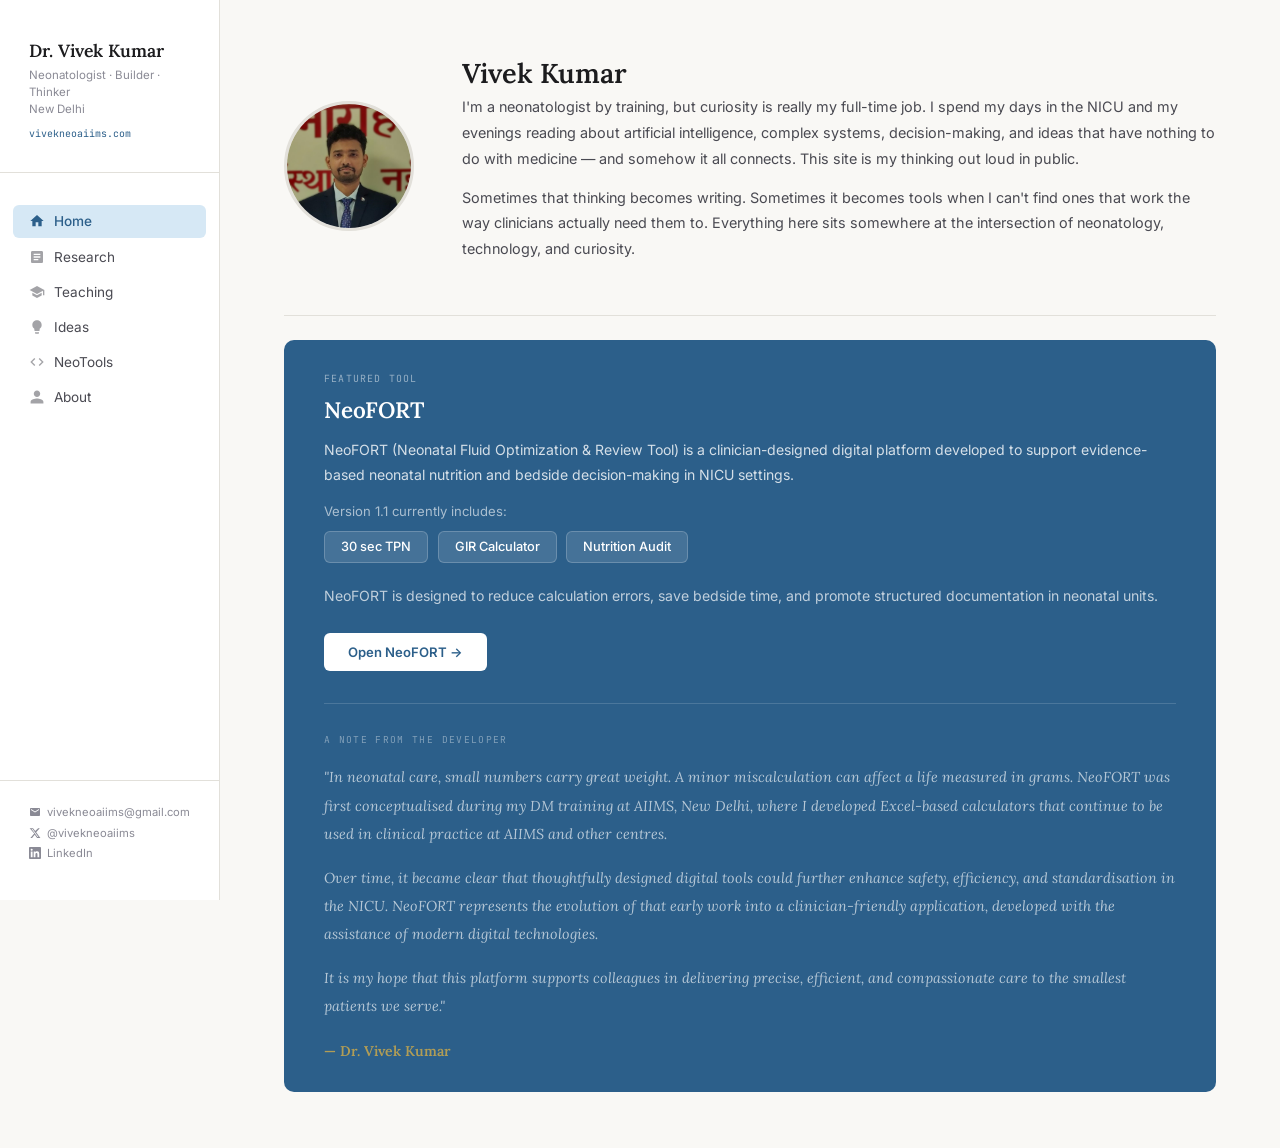
<file: index.html>
<!DOCTYPE html>
<html lang="en">
<head>
  <!-- Google tag (gtag.js) — Google Analytics GA4 -->
  <script async src="https://www.googletagmanager.com/gtag/js?id=G-2QFEQ4G44F"></script>
  <script>
    window.dataLayer = window.dataLayer || [];
    function gtag(){dataLayer.push(arguments);}
    gtag('js', new Date());
    gtag('config', 'G-2QFEQ4G44F');
  </script>
  <meta charset="UTF-8"/>
  <meta name="viewport" content="width=device-width, initial-scale=1.0"/>
  <title>Dr. Vivek Kumar | Neonatologist · LHMC New Delhi</title>
  <link href="https://fonts.googleapis.com/css2?family=Lora:ital,wght@0,400;0,500;0,600;1,400;1,500&family=Inter:wght@300;400;500&family=JetBrains+Mono:wght@400&display=swap" rel="stylesheet"/>
  <style>
    *, *::before, *::after { box-sizing: border-box; margin: 0; padding: 0; }
    html { scroll-behavior: smooth; font-size: 16px; }

    :root {
      --bg: #f9f8f5;
      --white: #ffffff;
      --ink: #1c1c1e;
      --ink-mid: #4a4a52;
      --ink-light: #8a8a95;
      --rule: #e2e0da;
      --accent: #2c5f8a;
      --accent-light: #d6e8f5;
      --gold: #b8892a;
      --sidebar-w: 220px;
    }

    body {
      font-family: 'Inter', sans-serif;
      background: var(--bg);
      color: var(--ink);
      display: flex;
      min-height: 100vh;
    }

    /* ── SIDEBAR ── */
    #sidebar {
      width: var(--sidebar-w);
      min-height: 100vh;
      background: var(--white);
      border-right: 1px solid var(--rule);
      display: flex;
      flex-direction: column;
      padding: 2.5rem 0;
      position: fixed;
      top: 0; left: 0; bottom: 0;
      z-index: 50;
    }

    .site-id {
      padding: 0 1.8rem 2rem;
      border-bottom: 1px solid var(--rule);
      margin-bottom: 2rem;
    }
    .site-id .name {
      font-family: 'Lora', serif;
      font-size: 1.1rem; font-weight: 600;
      color: var(--ink); line-height: 1.3; margin-bottom: 0.25rem;
    }
    .site-id .role {
      font-size: 0.72rem; color: var(--ink-light); line-height: 1.5;
    }
    .site-id .domain {
      font-family: 'JetBrains Mono', monospace;
      font-size: 0.62rem; color: var(--accent);
      margin-top: 0.5rem; display: block;
    }

    nav ul { list-style: none; padding: 0 0.8rem; }
    nav ul li { margin-bottom: 0.1rem; }

    nav a {
      display: flex; align-items: center; gap: 0.6rem;
      padding: 0.55rem 1rem; border-radius: 6px;
      font-size: 0.85rem; font-weight: 400;
      color: var(--ink-mid); text-decoration: none;
      cursor: pointer; background: none; border: none;
      width: 100%; text-align: left;
      transition: background 0.15s, color 0.15s;
    }
    nav a:hover { background: var(--bg); color: var(--ink); }
    nav a.active { background: var(--accent-light); color: var(--accent); font-weight: 500; }

    .nav-icon { width: 16px; height: 16px; opacity: 0.5; flex-shrink: 0; fill: currentColor; }
    nav a.active .nav-icon, nav a:hover .nav-icon { opacity: 1; }

    .sidebar-footer {
      margin-top: auto; padding: 1.5rem 1.8rem 0;
      border-top: 1px solid var(--rule);
    }
    .contact-pill { display: flex; flex-direction: column; gap: 0.4rem; }
    .contact-pill a {
      font-size: 0.7rem; color: var(--ink-light);
      text-decoration: none; display: flex; align-items: center; gap: 0.4rem;
      transition: color 0.15s;
    }
    .contact-pill a:hover { color: var(--accent); }

    /* ── MAIN ── */
    main { margin-left: var(--sidebar-w); flex: 1; min-height: 100vh; }

    .page { display: none; padding: 3.5rem 4rem; max-width: 100%; }
    .page.active { display: block; }

    .page-eyebrow {
      font-family: 'JetBrains Mono', monospace;
      font-size: 0.65rem; letter-spacing: 0.12em;
      text-transform: uppercase; color: var(--gold); margin-bottom: 0.6rem;
    }
    .page-title {
      font-family: 'Lora', serif;
      font-size: 2rem; font-weight: 500;
      color: var(--ink); line-height: 1.2; margin-bottom: 1rem;
    }
    .page-title em { font-style: italic; color: var(--accent); }
    hr.divider { border: none; border-top: 1px solid var(--rule); margin: 1.5rem 0; }

    .section-subhead {
      font-family: 'JetBrains Mono', monospace;
      font-size: 0.65rem; letter-spacing: 0.12em;
      text-transform: uppercase; color: var(--ink-light);
      margin: 2rem 0 1rem;
    }

    /* ── HOME ── */
    .home-top { display: flex; gap: 3rem; align-items: center; margin-bottom: 2.5rem; }
    .home-photo {
      width: 130px; height: 130px; border-radius: 50%;
      background: var(--accent-light); border: 3px solid var(--rule);
      flex-shrink: 0; overflow: hidden;
      display: flex; align-items: center; justify-content: center;
    }
    .home-photo img { width: 100%; height: 100%; object-fit: cover; }
    .home-photo-placeholder { display: flex; flex-direction: column; align-items: center; gap: 0.5rem; }
    .home-photo-placeholder svg { width: 40px; height: 40px; fill: var(--accent); opacity: 0.3; }
    .home-photo-placeholder span { font-size: 0.6rem; color: var(--ink-light); font-family: 'JetBrains Mono', monospace; }
    .home-bio h1 { font-family: 'Lora', serif; font-size: 1.7rem; font-weight: 600; color: var(--ink); margin-bottom: 0.25rem; }
    .home-bio .subtitle { font-size: 0.88rem; color: var(--accent); font-weight: 400; margin-bottom: 1rem; }
    .home-bio p { font-size: 0.9rem; line-height: 1.8; color: var(--ink-mid); margin-bottom: 0.8rem; }

    .tag-row { display: flex; flex-wrap: wrap; gap: 0.4rem; margin-top: 1rem; }
    .tag { font-size: 0.7rem; background: var(--white); border: 1px solid var(--rule); color: var(--ink-mid); padding: 0.25rem 0.65rem; border-radius: 20px; }
    .tag.accent { background: var(--accent-light); border-color: #b8d4ec; color: var(--accent); }

    .cred-grid { display: grid; grid-template-columns: repeat(3, 1fr); gap: 1rem; margin-top: 2rem; }
    .cred-box { background: var(--white); border: 1px solid var(--rule); border-radius: 8px; padding: 1.1rem 1.2rem; }
    .cred-box .label { font-family: 'JetBrains Mono', monospace; font-size: 0.6rem; letter-spacing: 0.1em; text-transform: uppercase; color: var(--ink-light); margin-bottom: 0.35rem; }
    .cred-box .value { font-family: 'Lora', serif; font-size: 0.95rem; font-weight: 500; color: var(--ink); line-height: 1.4; }
    .cred-box .sub { font-size: 0.72rem; color: var(--ink-light); margin-top: 0.2rem; }

    /* ── RESEARCH ── */
    .pub-entry { padding: 1.4rem 0; border-bottom: 1px solid var(--rule); }
    .pub-entry:first-of-type { padding-top: 0; }
    .pub-meta-row { display: flex; align-items: center; gap: 0.6rem; margin-bottom: 0.4rem; flex-wrap: wrap; }
    .pub-year { font-family: 'JetBrains Mono', monospace; font-size: 0.65rem; color: var(--gold); }
    .pub-badge { font-size: 0.62rem; font-family: 'JetBrains Mono', monospace; background: var(--accent-light); color: var(--accent); padding: 0.1rem 0.45rem; border-radius: 3px; text-transform: uppercase; letter-spacing: 0.06em; }
    .pub-journal { font-size: 0.75rem; color: var(--ink-light); font-style: italic; }
    .pub-title { font-family: 'Lora', serif; font-size: 1rem; font-weight: 500; color: var(--ink); line-height: 1.45; margin-bottom: 0.3rem; }
    .pub-authors { font-size: 0.78rem; color: var(--ink-light); }
    .pub-doi { display: inline-block; margin-top: 0.4rem; font-size: 0.72rem; color: var(--accent); text-decoration: none; font-family: 'JetBrains Mono', monospace; }
    .pub-doi:hover { text-decoration: underline; }

    /* ── TEACHING ── */
    .teaching-item { background: var(--white); border: 1px solid var(--rule); border-radius: 8px; padding: 1.2rem 1.5rem; margin-bottom: 0.9rem; display: flex; justify-content: space-between; align-items: flex-start; gap: 1rem; }
    .teaching-item h4 { font-family: 'Lora', serif; font-size: 0.98rem; font-weight: 500; color: var(--ink); margin-bottom: 0.25rem; }
    .teaching-item p { font-size: 0.8rem; color: var(--ink-light); line-height: 1.6; }
    .teaching-badge { font-family: 'JetBrains Mono', monospace; font-size: 0.6rem; letter-spacing: 0.08em; text-transform: uppercase; white-space: nowrap; background: var(--bg); border: 1px solid var(--rule); color: var(--ink-light); padding: 0.2rem 0.5rem; border-radius: 4px; flex-shrink: 0; }

    /* ── TEACHING v2 ── */
    .teach-major-section { margin: 2.2rem 0 0; }
    .teach-major-heading {
      display: flex; align-items: center; gap: 0.75rem;
      margin-bottom: 1.2rem;
    }
    .teach-major-heading h2 {
      font-family: 'Lora', serif; font-size: 1.2rem; font-weight: 600; color: var(--ink);
    }
    .teach-major-line { flex:1; height:1px; background: var(--rule); }
    .teach-major-badge {
      font-family: 'JetBrains Mono', monospace; font-size: 0.58rem;
      letter-spacing: 0.1em; text-transform: uppercase;
      background: var(--accent-light); color: var(--accent);
      border: 1px solid #b8d4ec; padding: 0.15rem 0.5rem; border-radius: 4px; white-space: nowrap;
    }

    /* Accordion card */
    .teach-card {
      background: var(--white); border: 1px solid var(--rule);
      border-radius: 10px; margin-bottom: 0.8rem; overflow: hidden;
    }
    .teach-card-header {
      display: flex; align-items: center; justify-content: space-between;
      padding: 1rem 1.4rem; cursor: pointer; gap: 1rem;
      transition: background 0.15s;
    }
    .teach-card-header:hover { background: var(--bg); }
    .teach-card-header-left { display: flex; align-items: center; gap: 0.75rem; }
    .teach-card-icon {
      width: 34px; height: 34px; border-radius: 8px;
      display: flex; align-items: center; justify-content: center;
      font-size: 1rem; flex-shrink: 0;
    }
    .teach-card-title { font-family: 'Lora', serif; font-size: 0.97rem; font-weight: 500; color: var(--ink); }
    .teach-card-subtitle { font-size: 0.75rem; color: var(--ink-light); margin-top: 0.1rem; }
    .teach-card-meta { display: flex; align-items: center; gap: 0.6rem; flex-shrink: 0; }
    .teach-count-badge {
      font-family: 'JetBrains Mono', monospace; font-size: 0.6rem;
      background: var(--bg); border: 1px solid var(--rule);
      color: var(--ink-light); padding: 0.15rem 0.45rem; border-radius: 4px;
    }
    .teach-chevron {
      width: 16px; height: 16px; fill: var(--ink-light);
      transition: transform 0.25s ease; flex-shrink: 0;
    }
    .teach-card.open .teach-chevron { transform: rotate(180deg); }

    .teach-card-body {
      max-height: 0; overflow: hidden;
      transition: max-height 0.35s ease;
      border-top: 0px solid var(--rule);
    }
    .teach-card.open .teach-card-body {
      max-height: 2000px;
      border-top: 1px solid var(--rule);
    }
    .teach-card-inner { padding: 1rem 1.4rem 1.2rem; }

    /* Article list inside accordion */
    .teach-article-list { list-style: none; padding: 0; margin: 0; }
    .teach-article-list li {
      border-bottom: 1px solid var(--rule);
      padding: 0.7rem 0;
    }
    .teach-article-list li:last-child { border-bottom: none; padding-bottom: 0; }
    .teach-article-link {
      display: flex; align-items: flex-start; gap: 0.6rem;
      text-decoration: none; color: var(--ink);
      transition: color 0.15s;
    }
    .teach-article-link:hover { color: var(--accent); }
    .teach-article-link:hover .teach-art-title { text-decoration: underline; }
    .teach-art-dot {
      width: 6px; height: 6px; border-radius: 50%; background: var(--accent);
      margin-top: 0.45rem; flex-shrink: 0; opacity: 0.6;
    }
    .teach-art-body { flex: 1; }
    .teach-art-title { font-size: 0.85rem; font-weight: 400; line-height: 1.5; color: inherit; }
    .teach-art-meta { font-family: 'JetBrains Mono', monospace; font-size: 0.6rem; color: var(--ink-light); margin-top: 0.15rem; }
    .teach-art-tag {
      font-family: 'JetBrains Mono', monospace; font-size: 0.55rem;
      text-transform: uppercase; letter-spacing: 0.07em;
      padding: 0.1rem 0.35rem; border-radius: 3px;
      margin-right: 0.3rem;
    }
    .tag-article { background: var(--accent-light); color: var(--accent); }
    .tag-video { background: #fce7f3; color: #831843; }
    .tag-link { background: #fef3c7; color: #92400e; }
    .tag-book { background: #f0fdf4; color: #166534; }
    .tag-soon { background: var(--bg); color: var(--ink-light); border: 1px solid var(--rule); }

    .teach-empty {
      font-size: 0.8rem; color: var(--ink-light); font-style: italic;
      padding: 0.5rem 0;
    }

    /* Philosophy banner */
    .teach-philosophy {
      background: linear-gradient(135deg, var(--accent) 0%, #1a4060 100%);
      border-radius: 10px; padding: 1.4rem 1.8rem; margin-bottom: 1.8rem;
      color: #fff;
    }
    .teach-philosophy .phil-label {
      font-family: 'JetBrains Mono', monospace; font-size: 0.6rem;
      letter-spacing: 0.14em; text-transform: uppercase;
      color: rgba(255,255,255,0.55); margin-bottom: 0.5rem;
    }
    .teach-philosophy .phil-text {
      font-family: 'Lora', serif; font-size: 1.1rem;
      font-style: italic; color: #fff; line-height: 1.6;
    }
    .teach-philosophy .phil-attr {
      font-size: 0.72rem; color: rgba(255,255,255,0.55);
      margin-top: 0.6rem;
    }

    .teach-quote-box {
      border-left: 3px solid var(--gold); padding: 0.75rem 1.2rem;
      background: var(--white); border-radius: 0 8px 8px 0;
      margin-bottom: 1.8rem;
    }
    .teach-quote-box p {
      font-family: 'Lora', serif; font-size: 0.9rem; font-style: italic;
      color: var(--ink-mid); line-height: 1.7;
    }
    .teach-quote-box cite {
      font-size: 0.72rem; color: var(--gold); font-family: 'JetBrains Mono', monospace;
      font-style: normal; display: block; margin-top: 0.4rem;
    }

    /* ── IDEAS ── */
    .blog-entry { padding: 1.4rem 0; border-bottom: 1px solid var(--rule); cursor: pointer; }
    .blog-entry:hover .blog-entry-title { color: var(--accent); }
    .blog-entry-cat { font-family: 'JetBrains Mono', monospace; font-size: 0.62rem; color: var(--gold); text-transform: uppercase; letter-spacing: 0.1em; margin-bottom: 0.35rem; }
    .blog-entry-title { font-family: 'Lora', serif; font-size: 1.05rem; font-weight: 500; color: var(--ink); line-height: 1.4; margin-bottom: 0.4rem; transition: color 0.15s; }
    .blog-entry-desc { font-size: 0.82rem; color: var(--ink-light); line-height: 1.7; margin-bottom: 0.5rem; }
    .coming-soon { display: inline-block; font-family: 'JetBrains Mono', monospace; font-size: 0.6rem; letter-spacing: 0.1em; text-transform: uppercase; background: #fef3c7; color: #92400e; padding: 0.15rem 0.5rem; border-radius: 3px; }

    /* ── NEOTOOLS ── */
    .tool-card {
      background: var(--white); border: 1px solid var(--rule);
      border-radius: 10px; padding: 1.6rem 2rem; margin-bottom: 1rem;
      display: flex; justify-content: space-between; align-items: flex-start; gap: 2rem;
    }
    .tool-card-body h3 { font-family: 'Lora', serif; font-size: 1.1rem; font-weight: 600; color: var(--ink); margin-bottom: 0.3rem; }
    .tool-card-body .tool-tag { font-family: 'JetBrains Mono', monospace; font-size: 0.6rem; color: var(--gold); text-transform: uppercase; letter-spacing: 0.1em; margin-bottom: 0.5rem; }
    .tool-card-body p { font-size: 0.82rem; color: var(--ink-light); line-height: 1.7; }
    .tool-features { display: flex; gap: 0.5rem; flex-wrap: wrap; margin-top: 0.8rem; }
    .tool-features span { font-size: 0.75rem; background: var(--accent-light); color: var(--accent); padding: 0.2rem 0.6rem; border-radius: 4px; font-weight: 500; }
    .tool-btn { display: inline-flex; align-items: center; gap: 0.4rem; background: var(--accent); color: var(--white); font-size: 0.8rem; font-weight: 500; padding: 0.6rem 1.2rem; border-radius: 6px; text-decoration: none; white-space: nowrap; flex-shrink: 0; align-self: center; transition: background 0.15s; }
    .tool-btn:hover { background: #234d72; }
    .soon-badge { display: inline-block; font-family: 'JetBrains Mono', monospace; font-size: 0.6rem; letter-spacing: 0.1em; text-transform: uppercase; background: var(--bg); color: var(--ink-light); border: 1px solid var(--rule); padding: 0.2rem 0.6rem; border-radius: 4px; align-self: center; }

    /* ── TEACHING / IDEAS / NEOTOOLS GRIDS ── */
    .teaching-grid {
      display: grid;
      grid-template-columns: repeat(2, 1fr);
      gap: 0.9rem;
      margin-bottom: 0.9rem;
    }
    .teaching-grid .teaching-item { margin-bottom: 0; }

    .blog-grid {
      display: grid;
      grid-template-columns: repeat(2, 1fr);
    }
    .blog-grid .blog-entry {
      padding: 1.4rem 1.2rem;
      border-bottom: 1px solid var(--rule);
      border-right: 1px solid var(--rule);
    }
    .blog-grid .blog-entry:nth-child(even) { border-right: none; }
    .blog-grid .blog-entry:nth-last-child(-n+2) { border-bottom: none; }

    .neotools-grid {
      display: grid;
      grid-template-columns: repeat(2, 1fr);
      gap: 1rem;
      margin-bottom: 1rem;
    }
    .neotools-grid .tool-card {
      margin-bottom: 0;
      flex-direction: column;
      align-items: flex-start;
    }
    .neotools-grid .tool-card .tool-btn,
    .neotools-grid .tool-card .soon-badge { margin-top: 0.8rem; align-self: flex-start; }

    /* ── ABOUT ── */
    .about-grid { display: grid; grid-template-columns: 1.2fr 1fr; gap: 3rem; align-items: start; margin-top: 1.5rem; }
    .about-photo-wrap { display: flex; flex-direction: column; align-items: center; gap: 1.5rem; }
    .about-photo {
      width: 180px; height: 180px; border-radius: 50%;
      background: var(--accent-light); border: 4px solid var(--rule);
      overflow: hidden; display: flex; align-items: center; justify-content: center;
    }
    .about-photo img { width: 100%; height: 100%; object-fit: cover; }
    .about-photo-placeholder svg { width: 60px; height: 60px; fill: var(--accent); opacity: 0.25; }
    .about-stat-stack { width: 100%; display: flex; flex-direction: column; gap: 0.75rem; }
    .about-stat { background: var(--white); border: 1px solid var(--rule); border-radius: 8px; padding: 1rem 1.2rem; }
    .about-stat .stat-num { font-family: 'Lora', serif; font-size: 1.6rem; font-weight: 600; color: var(--accent); line-height: 1; }
    .about-stat .stat-label { font-size: 0.72rem; color: var(--ink-light); margin-top: 0.2rem; }
    .about-text p { font-size: 0.9rem; color: var(--ink-mid); line-height: 1.9; margin-bottom: 1rem; }
    .edu-timeline { list-style: none; padding: 0; }
    .edu-timeline li { padding: 0.9rem 0 0.9rem 1.5rem; border-left: 2px solid var(--rule); position: relative; margin-left: 0.5rem; }
    .edu-timeline li::before { content: ''; position: absolute; left: -5px; top: 1.15rem; width: 8px; height: 8px; border-radius: 50%; background: var(--accent); }
    .edu-timeline li:last-child { border-left-color: transparent; }
    .edu-timeline .edu-deg { font-family: 'Lora', serif; font-size: 0.97rem; font-weight: 500; color: var(--ink); }
    .edu-timeline .edu-inst { font-size: 0.78rem; color: var(--accent); margin-top: 0.15rem; }
    .edu-timeline .edu-year { font-family: 'JetBrains Mono', monospace; font-size: 0.62rem; color: var(--ink-light); margin-top: 0.1rem; }
    .interest-chips { display: flex; flex-wrap: wrap; gap: 0.5rem; margin-top: 1rem; }
    .interest-chip { font-size: 0.78rem; background: var(--white); border: 1px solid var(--rule); color: var(--ink-mid); padding: 0.3rem 0.75rem; border-radius: 20px; display: flex; align-items: center; gap: 0.35rem; }
    .interest-chip.primary { background: var(--accent-light); border-color: #b8d4ec; color: var(--accent); }

    /* ── RESEARCH SECTION HEADINGS ── */
    .research-section-heading {
      display: flex;
      align-items: center;
      gap: 0.75rem;
      margin: 2.5rem 0 1.25rem;
    }
    .research-section-heading h2 {
      font-family: 'Lora', serif;
      font-size: 1.25rem;
      font-weight: 600;
      color: var(--ink);
      line-height: 1.2;
    }
    .research-section-heading .rsh-num {
      font-family: 'JetBrains Mono', monospace;
      font-size: 0.62rem;
      letter-spacing: 0.1em;
      color: var(--accent);
      background: var(--accent-light);
      border: 1px solid #b8d4ec;
      padding: 0.15rem 0.5rem;
      border-radius: 4px;
      text-transform: uppercase;
      white-space: nowrap;
    }
    .research-section-line {
      flex: 1;
      height: 1px;
      background: var(--rule);
    }

    /* ── ANCHOR NAV ── */
    .research-anchor-nav {
      display: flex;
      gap: 0.4rem;
      flex-wrap: wrap;
      margin-bottom: 1.75rem;
      padding: 0.75rem 1rem;
      background: var(--white);
      border: 1px solid var(--rule);
      border-radius: 8px;
    }
    .research-anchor-nav a {
      font-family: 'JetBrains Mono', monospace;
      font-size: 0.68rem;
      letter-spacing: 0.05em;
      color: var(--ink-mid);
      text-decoration: none;
      padding: 0.3rem 0.7rem;
      border-radius: 4px;
      transition: background 0.15s, color 0.15s;
      white-space: nowrap;
    }
    .research-anchor-nav a:hover {
      background: var(--accent-light);
      color: var(--accent);
    }

    /* ── RESEARCH RESPONSIVE GRIDS ── */
    .metrics-grid {
      display: grid;
      grid-template-columns: repeat(4, 1fr);
      gap: 0.75rem;
      margin-bottom: 2rem;
    }
    .metric-card {
      background: var(--white);
      border: 1px solid var(--rule);
      border-radius: 8px;
      padding: 1rem 1.2rem;
      text-align: center;
    }
    .metric-val {
      font-family: 'Lora', serif;
      font-size: 1.6rem;
      font-weight: 600;
      color: var(--accent);
      line-height: 1;
      min-height: 1.6rem;
      display: flex;
      align-items: center;
      justify-content: center;
    }
    .metric-val.loading::after {
      content: '';
      display: inline-block;
      width: 18px; height: 18px;
      border: 2px solid var(--accent-light);
      border-top-color: var(--accent);
      border-radius: 50%;
      animation: spin 0.8s linear infinite;
    }
    @keyframes spin { to { transform: rotate(360deg); } }
    .metric-label {
      font-family: 'JetBrains Mono', monospace;
      font-size: 0.6rem;
      letter-spacing: 0.04em;
      color: var(--ink-light);
      margin-top: 0.3rem;
    }
    .grants-grid {
      display: grid;
      grid-template-columns: 1fr 1fr;
      gap: 1rem;
      margin-bottom: 2rem;
    }
    .awards-grid {
      display: grid;
      grid-template-columns: 1fr 1fr;
      gap: 0.75rem;
    }
    .scholar-updated {
      font-family: 'JetBrains Mono', monospace;
      font-size: 0.58rem;
      color: var(--ink-light);
      text-align: right;
      margin-bottom: 1.5rem;
      margin-top: -0.25rem;
    }

    /* ── MOBILE ── */
    .mobile-menu-btn { display: none; position: fixed; top: 1rem; left: 1rem; z-index: 100; background: var(--white); border: 1px solid var(--rule); border-radius: 6px; padding: 0.5rem 0.7rem; cursor: pointer; font-size: 1rem; }
    @media (max-width: 768px) {
      .mobile-menu-btn { display: block; }
      #sidebar { transform: translateX(-100%); transition: transform 0.25s ease; }
      #sidebar.open { transform: translateX(0); }
      main { margin-left: 0; }
      .page { padding: 4rem 1.5rem 2rem; }
      .home-top { flex-direction: column; gap: 1.5rem; align-items: center; text-align: center; }
      .cred-grid { grid-template-columns: 1fr 1fr; }
      .about-grid { grid-template-columns: 1fr; }
      .tool-card { flex-direction: column; }
      .metrics-grid { grid-template-columns: repeat(2, 1fr); }
      .grants-grid { grid-template-columns: 1fr; }
      .awards-grid { grid-template-columns: 1fr; }
      .pub-meta-row { flex-wrap: wrap; }
      .page-title { font-size: 1.5rem; }
      .teaching-grid { grid-template-columns: 1fr; }
      .blog-grid { grid-template-columns: 1fr; }
      .blog-grid .blog-entry { border-right: none; }
      .blog-grid .blog-entry:nth-last-child(-n+2) { border-bottom: 1px solid var(--rule); }
      .blog-grid .blog-entry:last-child { border-bottom: none; }
      .neotools-grid { grid-template-columns: 1fr; }
    }
    @media (max-width: 480px) {
      .page { padding: 4rem 1rem 2rem; }
      .metrics-grid { grid-template-columns: repeat(2, 1fr); gap: 0.5rem; }
      .metric-val { font-size: 1.3rem; }
    }
  </style>
</head>
<body>

<button class="mobile-menu-btn" onclick="document.getElementById('sidebar').classList.toggle('open')">☰</button>

<aside id="sidebar">
  <div class="site-id">
    <div class="name">Dr. Vivek Kumar</div>
    <div class="role">Neonatologist · Builder · Thinker<br/>New Delhi</div>
    <span class="domain">vivekneoaiims.com</span>
  </div>

  <nav>
    <ul>
      <li>
        <a href="#" class="active" onclick="showPage('home',this);return false;">
          <svg class="nav-icon" viewBox="0 0 24 24"><path d="M10 20v-6h4v6h5v-8h3L12 3 2 12h3v8z"/></svg>
          Home
        </a>
      </li>
      <li>
        <a href="#" onclick="showPage('research',this);return false;">
          <svg class="nav-icon" viewBox="0 0 24 24"><path d="M19 3H5c-1.1 0-2 .9-2 2v14c0 1.1.9 2 2 2h14c1.1 0 2-.9 2-2V5c0-1.1-.9-2-2-2zm-5 14H7v-2h7v2zm3-4H7v-2h10v2zm0-4H7V7h10v2z"/></svg>
          Research
        </a>
      </li>
      <li>
        <a href="#" onclick="showPage('teaching',this);return false;">
          <svg class="nav-icon" viewBox="0 0 24 24"><path d="M12 3L1 9l11 6 9-4.91V17h2V9L12 3zM5 13.18v4L12 21l7-3.82v-4L12 17l-7-3.82z"/></svg>
          Teaching
        </a>
      </li>
      <li>
        <a href="#" onclick="showPage('ideas',this);return false;">
          <svg class="nav-icon" viewBox="0 0 24 24"><path d="M9 21c0 .55.45 1 1 1h4c.55 0 1-.45 1-1v-1H9v1zm3-19C8.14 2 5 5.14 5 9c0 2.38 1.19 4.47 3 5.74V17c0 .55.45 1 1 1h6c.55 0 1-.45 1-1v-2.26c1.81-1.27 3-3.36 3-5.74 0-3.86-3.14-7-7-7z"/></svg>
          Ideas
        </a>
      </li>
      <li>
        <a href="#" onclick="showPage('neotools',this);return false;">
          <svg class="nav-icon" viewBox="0 0 24 24"><path d="M9.4 16.6L4.8 12l4.6-4.6L8 6l-6 6 6 6 1.4-1.4zm5.2 0l4.6-4.6-4.6-4.6L16 6l6 6-6 6-1.4-1.4z"/></svg>
          NeoTools
        </a>
      </li>
      <li>
        <a href="#" onclick="showPage('about',this);return false;">
          <svg class="nav-icon" viewBox="0 0 24 24"><path d="M12 12c2.7 0 4.8-2.1 4.8-4.8S14.7 2.4 12 2.4 7.2 4.5 7.2 7.2 9.3 12 12 12zm0 2.4c-3.2 0-9.6 1.6-9.6 4.8v2.4h19.2v-2.4c0-3.2-6.4-4.8-9.6-4.8z"/></svg>
          About
        </a>
      </li>
    </ul>
  </nav>

  <div class="sidebar-footer">
    <div class="contact-pill">
      <a href="mailto:vivekneoaiims@gmail.com">
        <svg width="12" height="12" viewBox="0 0 24 24" fill="currentColor"><path d="M20 4H4c-1.1 0-2 .9-2 2v12c0 1.1.9 2 2 2h16c1.1 0 2-.9 2-2V6c0-1.1-.9-2-2-2zm0 4l-8 5-8-5V6l8 5 8-5v2z"/></svg>
        vivekneoaiims@gmail.com
      </a>
      <a href="https://twitter.com/vivekneoaiims" target="_blank">
        <svg width="12" height="12" viewBox="0 0 24 24" fill="currentColor"><path d="M18.244 2.25h3.308l-7.227 8.26 8.502 11.24H16.17l-4.714-6.231-5.401 6.231H2.746l7.73-8.835L1.254 2.25H8.08l4.261 5.635 5.903-5.635Zm-1.161 17.52h1.833L7.084 4.126H5.117L17.083 19.77Z"/></svg>
        @vivekneoaiims
      </a>
      <a href="https://www.linkedin.com/in/dr-vivek-kumar-b5322264/" target="_blank">
        <svg width="12" height="12" viewBox="0 0 24 24" fill="currentColor"><path d="M20.447 20.452h-3.554v-5.569c0-1.328-.027-3.037-1.852-3.037-1.853 0-2.136 1.445-2.136 2.939v5.667H9.351V9h3.414v1.561h.046c.477-.9 1.637-1.85 3.37-1.85 3.601 0 4.267 2.37 4.267 5.455v6.286zM5.337 7.433a2.062 2.062 0 0 1-2.063-2.065 2.064 2.064 0 1 1 2.063 2.065zm1.782 13.019H3.555V9h3.564v11.452zM22.225 0H1.771C.792 0 0 .774 0 1.729v20.542C0 23.227.792 24 1.771 24h20.451C23.2 24 24 23.227 24 22.271V1.729C24 .774 23.2 0 22.222 0h.003z"/></svg>
        LinkedIn
      </a>
    </div>
  </div>
</aside>

<main>

  <!-- HOME -->
  <div class="page active" id="page-home">
    <div class="home-top">
      <div class="home-photo">
        <img src="images/profile.jpg" alt="Vivek" onerror="this.style.display='none';this.nextElementSibling.style.display='flex'"/>
        <div class="home-photo-placeholder" style="display:none">
          <svg viewBox="0 0 24 24"><path d="M12 12c2.7 0 4.8-2.1 4.8-4.8S14.7 2.4 12 2.4 7.2 4.5 7.2 7.2 9.3 12 12 12zm0 2.4c-3.2 0-9.6 1.6-9.6 4.8v2.4h19.2v-2.4c0-3.2-6.4-4.8-9.6-4.8z"/></svg>
          <span>Add profile.jpg</span>
        </div>
      </div>
      <div class="home-bio">
        <h1>Vivek Kumar</h1>
        <p>I'm a neonatologist by training, but curiosity is really my full-time job. I spend my days in the NICU and my evenings reading about artificial intelligence, complex systems, decision-making, and ideas that have nothing to do with medicine — and somehow it all connects. This site is my thinking out loud in public.</p>
        <p>Sometimes that thinking becomes writing. Sometimes it becomes tools when I can't find ones that work the way clinicians actually need them to. Everything here sits somewhere at the intersection of neonatology, technology, and curiosity.</p>
      </div>
    </div>
    <hr class="divider"/>
    <div style="background:#2c5f8a;border-radius:10px;padding:2rem 2.5rem;margin-bottom:0;">
      <div style="font-family:'JetBrains Mono',monospace;font-size:0.62rem;letter-spacing:0.12em;text-transform:uppercase;color:rgba(255,255,255,0.5);margin-bottom:0.6rem;">Featured Tool</div>
      <div style="font-family:'Lora',serif;font-size:1.4rem;font-weight:600;color:#fff;margin-bottom:0.8rem;">NeoFORT</div>
      <p style="font-size:0.88rem;color:rgba(255,255,255,0.8);line-height:1.8;margin-bottom:1rem;">
        NeoFORT (Neonatal Fluid Optimization & Review Tool) is a clinician-designed digital platform developed to support evidence-based neonatal nutrition and bedside decision-making in NICU settings.
      </p>
      <p style="font-size:0.82rem;color:rgba(255,255,255,0.6);margin-bottom:0.75rem;">Version 1.1 currently includes:</p>
      <div style="display:flex;gap:0.6rem;flex-wrap:wrap;margin-bottom:1.3rem;">
        <span style="background:rgba(255,255,255,0.12);border:1px solid rgba(255,255,255,0.2);color:#fff;font-size:0.8rem;font-weight:500;padding:0.45rem 1rem;border-radius:6px;">30 sec TPN</span>
        <span style="background:rgba(255,255,255,0.12);border:1px solid rgba(255,255,255,0.2);color:#fff;font-size:0.8rem;font-weight:500;padding:0.45rem 1rem;border-radius:6px;">GIR Calculator</span>
        <span style="background:rgba(255,255,255,0.12);border:1px solid rgba(255,255,255,0.2);color:#fff;font-size:0.8rem;font-weight:500;padding:0.45rem 1rem;border-radius:6px;">Nutrition Audit</span>
      </div>
      <p style="font-size:0.88rem;color:rgba(255,255,255,0.7);line-height:1.8;margin-bottom:1.5rem;">
        NeoFORT is designed to reduce calculation errors, save bedside time, and promote structured documentation in neonatal units.
      </p>
      <a href="https://neonest-india.vercel.app/" target="_blank" style="display:inline-block;background:#fff;color:#2c5f8a;font-size:0.82rem;font-weight:600;padding:0.7rem 1.5rem;border-radius:6px;text-decoration:none;">Open NeoFORT →</a>

      <!-- Developer Note — inside same card -->
      <div style="margin-top:2rem;padding-top:1.8rem;border-top:1px solid rgba(255,255,255,0.15);">
      <div style="font-family:'JetBrains Mono',monospace;font-size:0.6rem;letter-spacing:0.14em;text-transform:uppercase;color:rgba(255,255,255,0.4);margin-bottom:1.1rem;">A Note from the Developer</div>
      <p style="font-family:'Lora',serif;font-size:0.9rem;color:rgba(255,255,255,0.65);line-height:1.95;font-style:italic;margin-bottom:1rem;">
        "In neonatal care, small numbers carry great weight. A minor miscalculation can affect a life measured in grams. NeoFORT was first conceptualised during my DM training at AIIMS, New Delhi, where I developed Excel-based calculators that continue to be used in clinical practice at AIIMS and other centres.
      </p>
      <p style="font-family:'Lora',serif;font-size:0.9rem;color:rgba(255,255,255,0.65);line-height:1.95;font-style:italic;margin-bottom:1rem;">
        Over time, it became clear that thoughtfully designed digital tools could further enhance safety, efficiency, and standardisation in the NICU. NeoFORT represents the evolution of that early work into a clinician-friendly application, developed with the assistance of modern digital technologies.
      </p>
      <p style="font-family:'Lora',serif;font-size:0.9rem;color:rgba(255,255,255,0.65);line-height:1.95;font-style:italic;margin-bottom:1.4rem;">
        It is my hope that this platform supports colleagues in delivering precise, efficient, and compassionate care to the smallest patients we serve."
      </p>
      <div style="font-family:'Lora',serif;font-size:0.88rem;font-weight:600;color:rgba(201,168,76,0.85);">— Dr. Vivek Kumar</div>
      </div>
    </div>
  </div>

  <!-- ═══ RESEARCH ═══ -->
  <div class="page" id="page-research">

    <div class="page-eyebrow">Scholarship</div>
    <h1 class="page-title">Research & <em>Publications</em></h1>

    <!-- Intro + identity badges in one natural row -->
    <div style="display:flex;align-items:flex-start;flex-wrap:wrap;gap:1.5rem;margin-bottom:1.5rem;">
      <p style="font-size:0.88rem;color:var(--ink-mid);line-height:1.85;flex:1;min-width:220px;margin:0;">Clinician-researcher working at the intersection of neonatal sepsis, digital health infrastructure, and AI-assisted decision-making. Published across national and international indexed journals with a focus on evidence that can change practice in Indian NICUs.</p>
      <div style="display:flex;flex-direction:column;gap:0.5rem;flex-shrink:0;">
        <a href="https://scholar.google.com/citations?user=DnsOngMAAAAJ&hl=en" target="_blank" style="display:inline-flex;align-items:center;gap:0.5rem;background:var(--white);border:1px solid var(--rule);border-radius:6px;padding:0.45rem 0.9rem;text-decoration:none;font-size:0.75rem;font-weight:500;color:#4285f4;transition:border-color 0.15s;" onmouseover="this.style.borderColor='#4285f4'" onmouseout="this.style.borderColor='var(--rule)'">
          <svg width="13" height="13" viewBox="0 0 24 24" fill="none"><path d="M12 24a7 7 0 1 1 0-14 7 7 0 0 1 0 14zm0-24L0 9.5h3.5V20h4v-6h5v6h4V9.5H24L12 0z" fill="#4285f4"/></svg>
          Google Scholar
        </a>
        <a href="https://orcid.org/0000-0002-7252-0617" target="_blank" style="display:inline-flex;align-items:center;gap:0.5rem;background:var(--white);border:1px solid var(--rule);border-radius:6px;padding:0.45rem 0.9rem;text-decoration:none;font-size:0.75rem;font-weight:500;color:#5a8a00;transition:border-color 0.15s;" onmouseover="this.style.borderColor='#a6ce39'" onmouseout="this.style.borderColor='var(--rule)'">
          <svg width="13" height="13" viewBox="0 0 24 24"><circle cx="12" cy="12" r="12" fill="#a6ce39"/><text x="12" y="16" text-anchor="middle" font-size="10" font-family="Arial" font-weight="bold" fill="white">iD</text></svg>
          ORCID &nbsp;<span style="font-family:'JetBrains Mono',monospace;font-size:0.65rem;color:var(--ink-light);font-weight:400;">0000-0002-7252-0617</span>
        </a>
      </div>
    </div>

    <!-- Metrics -->
    <div class="metrics-grid">
      <div class="metric-card">
        <div class="metric-val" id="pub-count">28</div>
        <div class="metric-label">Publications</div>
      </div>
      <div class="metric-card">
        <div class="metric-val">180</div>
        <div class="metric-label">Citations</div>
      </div>
      <div class="metric-card">
        <div class="metric-val">7</div>
        <div class="metric-label">h-index</div>
      </div>
      <div class="metric-card">
        <div class="metric-val">5</div>
        <div class="metric-label">i10-index</div>
      </div>
    </div>
    <p style="font-family:'JetBrains Mono',monospace;font-size:0.58rem;color:var(--ink-light);text-align:right;margin-top:-0.25rem;margin-bottom:1.5rem;">Last updated: March 2026 · Source: Google Scholar</p>

    <hr class="divider" style="margin-top:0;"/>

    <!-- ── SECTION 1: ONGOING PROJECTS ── -->
    <div class="research-section-heading" id="r-ongoing">
      <h2>Ongoing Projects</h2>
      <span class="rsh-num">Active</span>
      <div class="research-section-line"></div>
    </div>

    <div style="border:1px solid var(--rule);border-radius:10px;overflow:hidden;margin-bottom:1rem;">
      <div style="background:var(--accent);padding:1rem 1.5rem;display:flex;justify-content:space-between;align-items:center;flex-wrap:wrap;gap:0.5rem;">
        <div>
          <span style="font-family:'JetBrains Mono',monospace;font-size:0.6rem;letter-spacing:0.1em;text-transform:uppercase;color:rgba(255,255,255,0.6);">Dept. of Biotechnology, Govt. of India · 2021–2026</span>
          <div style="font-family:'Lora',serif;font-size:1rem;font-weight:600;color:#fff;margin-top:0.3rem;line-height:1.35;">Sepsis-related Mortality in Neonates in India — A Multi-disciplinary Program</div>
        </div>
        <span style="font-family:'JetBrains Mono',monospace;font-size:0.72rem;background:rgba(255,255,255,0.15);color:#fff;border:1px solid rgba(255,255,255,0.25);padding:0.3rem 0.75rem;border-radius:4px;white-space:nowrap;">₹ 45.5 Crore</span>
      </div>
      <div style="background:var(--white);padding:1rem 1.5rem;">
        <div style="display:flex;flex-wrap:wrap;gap:2rem;">
          <div>
            <div style="font-family:'JetBrains Mono',monospace;font-size:0.58rem;text-transform:uppercase;letter-spacing:0.1em;color:var(--ink-light);margin-bottom:0.2rem;">Role</div>
            <div style="font-size:0.82rem;color:var(--ink);font-weight:500;">Lead Coordinator &amp; Co-PI</div>
          </div>
          <div>
            <div style="font-family:'JetBrains Mono',monospace;font-size:0.58rem;text-transform:uppercase;letter-spacing:0.1em;color:var(--ink-light);margin-bottom:0.2rem;">Type</div>
            <div style="font-size:0.82rem;color:var(--ink);">Multi-site, multi-institutional</div>
          </div>
          <div>
            <div style="font-family:'JetBrains Mono',monospace;font-size:0.58rem;text-transform:uppercase;letter-spacing:0.1em;color:var(--ink-light);margin-bottom:0.2rem;">Centre</div>
            <div style="font-size:0.82rem;color:var(--ink);">AIIMS, New Delhi</div>
          </div>
        </div>
        <p style="font-size:0.82rem;color:var(--ink-mid);line-height:1.8;margin-top:0.85rem;">A multi-disciplinary national program studying the biology, epidemiology, and outcomes of neonatal sepsis across tertiary centres in India. The project encompasses biomarker profiling, antimicrobial resistance patterns, clinical phenotyping, and the construction of an AI-ready digital sepsis registry to power future machine-learning applications.</p>
      </div>
    </div>

    <hr class="divider"/>

    <!-- ── SECTION 2: PAST PROJECTS ── -->
    <div class="research-section-heading" id="r-past">
      <h2>Past Projects</h2>
      <span class="rsh-num">Completed</span>
      <div class="research-section-line"></div>
    </div>

    <div style="border:1px solid var(--rule);border-radius:10px;overflow:hidden;margin-bottom:1rem;">
      <div style="background:#f5f0e8;padding:1rem 1.5rem;display:flex;justify-content:space-between;align-items:center;flex-wrap:wrap;gap:0.5rem;">
        <div>
          <span style="font-family:'JetBrains Mono',monospace;font-size:0.6rem;letter-spacing:0.1em;text-transform:uppercase;color:var(--gold);">Bill &amp; Melinda Gates Foundation · 2019–2024</span>
          <div style="font-family:'Lora',serif;font-size:1rem;font-weight:600;color:var(--ink);margin-top:0.3rem;line-height:1.35;">Burden of Multidrug-Resistant Neonatal Sepsis in District Hospitals in India</div>
        </div>
        <span style="font-family:'JetBrains Mono',monospace;font-size:0.72rem;background:#fef3c7;color:#92400e;border:1px solid #f6d860;padding:0.3rem 0.75rem;border-radius:4px;white-space:nowrap;">$ 1.25 Million</span>
      </div>
      <div style="background:var(--white);padding:1rem 1.5rem;">
        <div style="display:flex;flex-wrap:wrap;gap:2rem;margin-bottom:0.85rem;">
          <div>
            <div style="font-family:'JetBrains Mono',monospace;font-size:0.58rem;text-transform:uppercase;letter-spacing:0.1em;color:var(--ink-light);margin-bottom:0.2rem;">Role</div>
            <div style="font-size:0.82rem;color:var(--ink);font-weight:500;">Co-Investigator</div>
          </div>
          <div>
            <div style="font-family:'JetBrains Mono',monospace;font-size:0.58rem;text-transform:uppercase;letter-spacing:0.1em;color:var(--ink-light);margin-bottom:0.2rem;">Type</div>
            <div style="font-size:0.82rem;color:var(--ink);">Multi-site national study · Level-II NICUs</div>
          </div>
          <div>
            <div style="font-family:'JetBrains Mono',monospace;font-size:0.58rem;text-transform:uppercase;letter-spacing:0.1em;color:var(--ink-light);margin-bottom:0.2rem;">Status</div>
            <div style="font-size:0.82rem;color:#16a34a;font-weight:500;">Completed · Published</div>
          </div>
        </div>
        <p style="font-size:0.82rem;color:var(--ink-mid);line-height:1.8;">A landmark multi-site study examining the epidemiology and antimicrobial resistance burden of neonatal sepsis across district-level hospitals in India — a setting largely understudied in existing literature. Results published in <em>Lancet Global Health</em> (2025).</p>
      </div>
    </div>

    <div style="border:1px solid var(--rule);border-radius:10px;overflow:hidden;margin-bottom:1rem;">
      <div style="background:#f5f0e8;padding:1rem 1.5rem;">
        <span style="font-family:'JetBrains Mono',monospace;font-size:0.6rem;letter-spacing:0.1em;text-transform:uppercase;color:var(--gold);">AIIMS New Delhi · During DM Training</span>
        <div style="font-family:'Lora',serif;font-size:1rem;font-weight:600;color:var(--ink);margin-top:0.3rem;line-height:1.35;">30-Sec TPN &amp; Nutrition Audit Made Easy — Excel-based NICU Tools</div>
      </div>
      <div style="background:var(--white);padding:1rem 1.5rem;">
        <p style="font-size:0.82rem;color:var(--ink-mid);line-height:1.8;">Innovated and built Excel-based tools for rapid TPN calculation and nutrition compliance auditing during DM residency at AIIMS. Tools adopted in 12+ NICUs across India including AIIMS Delhi, and formed the conceptual foundation for NeoFORT.</p>
      </div>
    </div>

    <hr class="divider"/>

    <!-- ── SECTION 3: PUBLICATIONS ── -->
    <div class="research-section-heading" id="r-publications">
      <h2>Selected Publications</h2>
      <span class="rsh-num">Top 5</span>
      <div class="research-section-line"></div>
    </div>
    <p style="font-size:0.78rem;color:var(--ink-light);margin-bottom:1.5rem;margin-top:-0.75rem;">Chosen by the author · <a href="https://scholar.google.com/citations?user=DnsOngMAAAAJ&hl=en" target="_blank" style="color:var(--accent);text-decoration:none;font-weight:500;">See all <span id="pub-count-scholar"></span> on Google Scholar →</a></p>

    <div class="pub-entry">
      <div class="pub-meta-row">
        <span class="pub-year">2025</span>
        <span class="pub-badge" style="background:#fce7f3;color:#831843;">Lancet Global Health</span>
        <span class="pub-badge">Original Article</span>
      </div>
      <div class="pub-title">Multidrug-resistant sepsis in special newborn care units in five district hospitals in India: a prospective cohort study</div>
      <div class="pub-authors">Jain K, <strong>Kumar V</strong>, Plakkal N, Chawla D, Jindal A, Bora R, Gupta N, Sastry A, Singla N, Bhargava A, Nath R, Nag VL, Mohapatra S, Wadhwa N, Agarwal R, Sankar MJ; DH study collaborators.</div>
      <div style="margin-top:0.6rem;display:flex;gap:0.6rem;flex-wrap:wrap;align-items:center;">
        <a href="https://pubmed.ncbi.nlm.nih.gov/40023188/" target="_blank" class="pub-doi" style="background:var(--accent-light);padding:0.25rem 0.75rem;border-radius:4px;">PubMed →</a>
        <span style="font-family:'JetBrains Mono',monospace;font-size:0.62rem;color:var(--ink-light);">10.1016/S2214-109X(24)00564-3</span>
      </div>
    </div>

    <div class="pub-entry">
      <div class="pub-meta-row">
        <span class="pub-year">2024</span>
        <span class="pub-badge">Original Article</span>
        <span class="pub-journal">Indian Journal of Pediatrics</span>
      </div>
      <div class="pub-title">Need for repeat-hospitalization in very low birth weight or very preterm infants: a prospective cohort study</div>
      <div class="pub-authors"><strong>Kumar V</strong>, Anand P, Verma A, Thukral A, Sankar MJ, Agarwal R.</div>
      <div style="margin-top:0.6rem;display:flex;gap:0.6rem;flex-wrap:wrap;align-items:center;">
        <a href="https://doi.org/10.1007/s12098-023-04999-7" target="_blank" class="pub-doi" style="background:var(--accent-light);padding:0.25rem 0.75rem;border-radius:4px;">PubMed →</a>
        <span style="font-family:'JetBrains Mono',monospace;font-size:0.62rem;color:var(--ink-light);">10.1007/s12098-023-04999-7</span>
      </div>
    </div>

    <div class="pub-entry">
      <div class="pub-meta-row">
        <span class="pub-year">2024</span>
        <span class="pub-badge">Original Article</span>
        <span class="pub-journal">Indian Pediatrics</span>
      </div>
      <div class="pub-title">Use of paracetamol for treatment of patent ductus arteriosus in preterm neonates: a 5-year experience from a tertiary hospital in India</div>
      <div class="pub-authors">Kainth D, Prakash S, <strong>Kumar V</strong>, Dhinakaran R, Verma A, Agarwal R.</div>
      <div style="margin-top:0.6rem;display:flex;gap:0.6rem;flex-wrap:wrap;align-items:center;">
        <a href="https://doi.org/10.1007/s13312-024-3231-z" target="_blank" class="pub-doi" style="background:var(--accent-light);padding:0.25rem 0.75rem;border-radius:4px;">PubMed →</a>
        <span style="font-family:'JetBrains Mono',monospace;font-size:0.62rem;color:var(--ink-light);">10.1007/s13312-024-3231-z</span>
      </div>
    </div>

    <div class="pub-entry">
      <div class="pub-meta-row">
        <span class="pub-year">2025</span>
        <span class="pub-badge">Original Article</span>
        <span class="pub-journal">Journal of Perinatology</span>
      </div>
      <div class="pub-title">Post-procedure pain in preterm neonates undergoing retinopathy of prematurity (ROP) screening: a prospective cohort study</div>
      <div class="pub-authors">Singla R, Verma A, <strong>Kumar V</strong>, Chandra P, Thukral A, Sankar MJ, Agarwal R.</div>
      <div style="margin-top:0.6rem;display:flex;gap:0.6rem;flex-wrap:wrap;align-items:center;">
        <a href="https://doi.org/10.1038/s41372-024-02107-x" target="_blank" class="pub-doi" style="background:var(--accent-light);padding:0.25rem 0.75rem;border-radius:4px;">PubMed →</a>
        <span style="font-family:'JetBrains Mono',monospace;font-size:0.62rem;color:var(--ink-light);">10.1038/s41372-024-02107-x</span>
      </div>
    </div>

    <div class="pub-entry">
      <div class="pub-meta-row">
        <span class="pub-year">2023</span>
        <span class="pub-badge" style="background:#fce7f3;color:#831843;">Lancet Oncology</span>
        <span class="pub-badge">Original Article</span>
      </div>
      <div class="pub-title">Sex disparity in childhood cancer in India: a multi-centre, individual patient data analysis</div>
      <div class="pub-authors">Bhatia KP, Ganguly S, Sasi A, <strong>Kumar V</strong>, Deo S, Agarwala S, Radhakrishnan V, Swaminathan R, Kapoor G, Manoharan N, Malhotra S, Pushpam D, Bakhshi S.</div>
      <div style="margin-top:0.6rem;display:flex;gap:0.6rem;flex-wrap:wrap;align-items:center;">
        <a href="https://doi.org/10.1016/S1470-2045(22)00688-X" target="_blank" class="pub-doi" style="background:var(--accent-light);padding:0.25rem 0.75rem;border-radius:4px;">PubMed →</a>
        <span style="font-family:'JetBrains Mono',monospace;font-size:0.62rem;color:var(--ink-light);">10.1016/S1470-2045(22)00688-X</span>
      </div>
    </div>

    <!-- See all -->
    <div style="margin-top:1.25rem;padding:1.2rem 1.6rem;background:var(--white);border:1px solid var(--rule);border-radius:8px;display:flex;align-items:center;justify-content:space-between;flex-wrap:wrap;gap:1rem;">
      <div>
        <div style="font-size:0.84rem;font-weight:500;color:var(--ink);margin-bottom:0.15rem;"><span id="pub-count-cta"></span> peer-reviewed publications</div>
        <div style="font-size:0.75rem;color:var(--ink-light);">Complete list on Google Scholar and PubMed</div>
      </div>
      <a href="https://scholar.google.com/citations?user=DnsOngMAAAAJ&hl=en" target="_blank" style="display:inline-flex;align-items:center;gap:0.4rem;background:var(--accent);color:#fff;font-size:0.8rem;font-weight:500;padding:0.6rem 1.2rem;border-radius:6px;text-decoration:none;white-space:nowrap;flex-shrink:0;transition:background 0.15s;" onmouseover="this.style.background='#234d72'" onmouseout="this.style.background='var(--accent)'">View all on Google Scholar →</a>
    </div>

    <hr class="divider"/>

    <!-- ── SECTION 4: BOOK CHAPTERS ── -->
    <div class="research-section-heading" id="r-books">
      <h2>Book chapters</h2>
      <span class="rsh-num">5 chapters</span>
      <div class="research-section-line"></div>
    </div>

    <div style="display:flex;flex-direction:column;gap:0.6rem;margin-bottom:0.5rem;">

      <div style="background:var(--white);border:1px solid var(--rule);border-radius:8px;padding:1rem 1.4rem;">
        <div style="display:flex;gap:0.75rem;align-items:flex-start;">
          <div style="flex-shrink:0;font-family:'JetBrains Mono',monospace;font-size:0.65rem;color:var(--accent);background:var(--accent-light);border:1px solid #b8d4ec;border-radius:4px;padding:0.2rem 0.5rem;margin-top:0.1rem;white-space:nowrap;">2025</div>
          <div style="flex:1;">
            <div style="font-size:0.85rem;font-weight:500;color:var(--ink);line-height:1.45;margin-bottom:0.25rem;">Sepsis signs</div>
            <div style="font-size:0.78rem;color:var(--ink-mid);line-height:1.6;">In: Dutta S (ed). <em>Neonatal Sepsis: A Comprehensive Guide to Prevention, Diagnosis and Management</em>, 1st edn. 2025. Chapter 3A. ISBN: 978-81-980057-6-2.</div>
          </div>
        </div>
      </div>

      <div style="background:var(--white);border:1px solid var(--rule);border-radius:8px;padding:1rem 1.4rem;">
        <div style="display:flex;gap:0.75rem;align-items:flex-start;">
          <div style="flex-shrink:0;font-family:'JetBrains Mono',monospace;font-size:0.65rem;color:var(--accent);background:var(--accent-light);border:1px solid #b8d4ec;border-radius:4px;padding:0.2rem 0.5rem;margin-top:0.1rem;white-space:nowrap;">2025</div>
          <div style="flex:1;">
            <div style="font-size:0.85rem;font-weight:500;color:var(--ink);line-height:1.45;margin-bottom:0.25rem;">Approach to anaemia</div>
            <div style="font-size:0.78rem;color:var(--ink-mid);line-height:1.6;">In: Parthasarathy A, Menon PSN, Nair MKC (eds). <em>IAP Textbook of Pediatrics</em>, 8th edn. Jaypee Brothers Medical Publishers, 2025. Chapter 14.2.</div>
          </div>
        </div>
      </div>

      <div style="background:var(--white);border:1px solid var(--rule);border-radius:8px;padding:1rem 1.4rem;">
        <div style="display:flex;gap:0.75rem;align-items:flex-start;">
          <div style="flex-shrink:0;font-family:'JetBrains Mono',monospace;font-size:0.65rem;color:var(--accent);background:var(--accent-light);border:1px solid #b8d4ec;border-radius:4px;padding:0.2rem 0.5rem;margin-top:0.1rem;white-space:nowrap;">2023</div>
          <div style="flex:1;">
            <div style="font-size:0.85rem;font-weight:500;color:var(--ink);line-height:1.45;margin-bottom:0.25rem;">AIIMS protocols in neonatology</div>
            <div style="font-size:0.78rem;color:var(--ink-mid);line-height:1.6;">In: Agarwal R, Deorari AK, Paul VK, Sankar MJ, Sachdeva A (eds). <em>AIIMS Protocols in Neonatology</em>, 3rd edn. CBS Publishers, New Delhi, 2023.</div>
          </div>
        </div>
      </div>

      <div style="background:var(--white);border:1px solid var(--rule);border-radius:8px;padding:1rem 1.4rem;">
        <div style="display:flex;gap:0.75rem;align-items:flex-start;">
          <div style="flex-shrink:0;font-family:'JetBrains Mono',monospace;font-size:0.65rem;color:var(--accent);background:var(--accent-light);border:1px solid #b8d4ec;border-radius:4px;padding:0.2rem 0.5rem;margin-top:0.1rem;white-space:nowrap;">2021</div>
          <div style="flex:1;">
            <div style="font-size:0.85rem;font-weight:500;color:var(--ink);line-height:1.45;margin-bottom:0.25rem;">Enteral Nutrition</div>
            <div style="font-size:0.78rem;color:var(--ink-mid);line-height:1.6;">In: Pejaver RK, Thakre R (eds). <em>Textbook of Clinical Neonatology</em>, 1st edn. Jaypee Brothers Medical Publishers, 2021. Chapter 5.29, pp. 179–184.</div>
          </div>
        </div>
      </div>

      <div style="background:var(--white);border:1px solid var(--rule);border-radius:8px;padding:1rem 1.4rem;">
        <div style="display:flex;gap:0.75rem;align-items:flex-start;">
          <div style="flex-shrink:0;font-family:'JetBrains Mono',monospace;font-size:0.65rem;color:var(--accent);background:var(--accent-light);border:1px solid #b8d4ec;border-radius:4px;padding:0.2rem 0.5rem;margin-top:0.1rem;white-space:nowrap;">2020</div>
          <div style="flex:1;">
            <div style="font-size:0.85rem;font-weight:500;color:var(--ink);line-height:1.45;margin-bottom:0.25rem;">Humidification</div>
            <div style="font-size:0.78rem;color:var(--ink-mid);line-height:1.6;">In: Deorari AK, Kumar P, Murki S (eds). <em>Workbook on CPAP Science, Evidence &amp; Practice</em>, 5th edn. Noble Vision Medical Books Publishers, 2020. Chapter 7, pp. 109–112.</div>
          </div>
        </div>
      </div>

    </div>

    <hr class="divider"/>
    <div class="research-section-heading" id="r-awards">
      <h2>Awards &amp; Recognition</h2>
      <div class="research-section-line"></div>
    </div>

    <div style="display:flex;flex-direction:column;gap:0.75rem;margin-bottom:2rem;">

      <div style="background:var(--white);border:1px solid var(--rule);border-radius:8px;padding:1rem 1.4rem;display:flex;gap:1rem;align-items:flex-start;">
        <div style="flex-shrink:0;width:36px;height:36px;background:#fef9ec;border:1px solid #f6e5b0;border-radius:8px;display:flex;align-items:center;justify-content:center;font-size:1.1rem;">🏆</div>
        <div style="flex:1;">
          <div style="display:flex;justify-content:space-between;flex-wrap:wrap;gap:0.5rem;margin-bottom:0.2rem;">
            <div style="font-size:0.88rem;font-weight:500;color:var(--ink);">K.P. Sinha–P.S. Krishnan Award for Best Paper</div>
            <span style="font-family:'JetBrains Mono',monospace;font-size:0.62rem;color:var(--gold);white-space:nowrap;">2024</span>
          </div>
          <div style="font-size:0.78rem;color:var(--ink-light);">Association of Clinical Biochemists of India · Co-author</div>
        </div>
      </div>

      <div style="background:var(--white);border:1px solid var(--rule);border-radius:8px;padding:1rem 1.4rem;display:flex;gap:1rem;align-items:flex-start;">
        <div style="flex-shrink:0;width:36px;height:36px;background:#f0f7ff;border:1px solid #bcd6f0;border-radius:8px;display:flex;align-items:center;justify-content:center;font-size:1.1rem;">🥇</div>
        <div style="flex:1;">
          <div style="display:flex;justify-content:space-between;flex-wrap:wrap;gap:0.5rem;margin-bottom:0.2rem;">
            <div style="font-size:0.88rem;font-weight:500;color:var(--ink);">NNF PG Quiz — National Champion</div>
            <span style="font-family:'JetBrains Mono',monospace;font-size:0.62rem;color:var(--gold);white-space:nowrap;">2017</span>
          </div>
          <div style="font-size:0.78rem;color:var(--ink-light);">National Neonatology Forum, India · National first prize</div>
        </div>
      </div>

      <div style="background:var(--white);border:1px solid var(--rule);border-radius:8px;padding:1rem 1.4rem;display:flex;gap:1rem;align-items:flex-start;">
        <div style="flex-shrink:0;width:36px;height:36px;background:#f0fdf4;border:1px solid #bbf7d0;border-radius:8px;display:flex;align-items:center;justify-content:center;font-size:1.1rem;">📜</div>
        <div style="flex:1;">
          <div style="display:flex;justify-content:space-between;flex-wrap:wrap;gap:0.5rem;margin-bottom:0.2rem;">
            <div style="font-size:0.88rem;font-weight:500;color:var(--ink);">Special Appreciation Certificate — Govt. of India</div>
            <span style="font-family:'JetBrains Mono',monospace;font-size:0.62rem;color:var(--gold);white-space:nowrap;">2019</span>
          </div>
          <div style="font-size:0.78rem;color:var(--ink-light);">Meritorious service during Acute Encephalitis Syndrome outbreak · Muzaffarpur, Bihar</div>
        </div>
      </div>

      <div style="background:var(--white);border:1px solid var(--rule);border-radius:8px;padding:1rem 1.4rem;display:flex;gap:1rem;align-items:flex-start;">
        <div style="flex-shrink:0;width:36px;height:36px;background:#fff7ed;border:1px solid #fed7aa;border-radius:8px;display:flex;align-items:center;justify-content:center;font-size:1.1rem;">🌐</div>
        <div style="flex:1;">
          <div style="display:flex;justify-content:space-between;flex-wrap:wrap;gap:0.5rem;margin-bottom:0.2rem;">
            <div style="font-size:0.88rem;font-weight:500;color:var(--ink);">Life Member — NNF &amp; IAP</div>
            <span style="font-family:'JetBrains Mono',monospace;font-size:0.62rem;color:var(--gold);white-space:nowrap;">2019</span>
          </div>
          <div style="font-size:0.78rem;color:var(--ink-light);">National Neonatology Forum &amp; Indian Academy of Pediatrics</div>
        </div>
      </div>

    </div>

    <!-- Collab nudge -->
    <div style="padding:1.2rem 1.5rem;background:var(--accent-light);border:1px solid #b8d4ec;border-radius:8px;margin-bottom:1rem;">
      <p style="font-size:0.82rem;color:var(--accent);line-height:1.75;"><strong>Open to collaboration</strong> on neonatal sepsis, digital health infrastructure, or AI in the NICU. If your work intersects with any of these, <a href="mailto:vivekneoaiims@gmail.com" style="color:var(--accent);font-weight:600;text-decoration:underline;">get in touch</a>.</p>
    </div>

  </div>

  <!-- ═══ TEACHING ═══ -->
  <div class="page" id="page-teaching">
    <div class="page-eyebrow">Education</div>
    <h1 class="page-title">Teaching &amp; <em>Learning</em></h1>

    <!-- Philosophy banner -->
    <div class="teach-philosophy">
      <div class="phil-label">Learning Philosophy</div>
      <div class="phil-text">"We teach best what we need to learn."</div>
      <div class="phil-attr">— Richard Bach · adopted as a personal teaching principle</div>
    </div>

    <!-- Quote -->
    <div class="teach-quote-box">
      <p>"Teaching is the final test of understanding."</p>
      <cite>— on the discipline of teaching</cite>
    </div>

    <hr class="divider"/>

    <!-- ══ SECTION 1: NEWBORN TEACHING ══ -->
    <div class="teach-major-section">
      <div class="teach-major-heading">
        <h2>Newborn Teaching</h2>
        <span class="teach-major-badge">Neonatology</span>
        <div class="teach-major-line"></div>
      </div>

      <!-- 1.1 Basics of Neonatology -->
      <div class="teach-card" id="card-basics">
        <div class="teach-card-header" onclick="toggleCard('card-basics')">
          <div class="teach-card-header-left">
            <div class="teach-card-icon" style="background:#e8f4fd;border:1px solid #b8d4ec;">🍼</div>
            <div>
              <div class="teach-card-title">Basics of Neonatology</div>
              <div class="teach-card-subtitle">For MBBS undergraduates &amp; Nurses</div>
            </div>
          </div>
          <div class="teach-card-meta">
            <span class="teach-count-badge" id="count-basics">0 items</span>
            <svg class="teach-chevron" viewBox="0 0 24 24"><path d="M7 10l5 5 5-5z"/></svg>
          </div>
        </div>
        <div class="teach-card-body">
          <div class="teach-card-inner">
            <ul class="teach-article-list" id="list-basics"></ul>
          </div>
        </div>
      </div>

      <!-- 1.2 Advanced Neonatology -->
      <div class="teach-card" id="card-advanced">
        <div class="teach-card-header" onclick="toggleCard('card-advanced')">
          <div class="teach-card-header-left">
            <div class="teach-card-icon" style="background:#fce7f3;border:1px solid #f9a8d4;">🔬</div>
            <div>
              <div class="teach-card-title">Advanced Neonatology</div>
              <div class="teach-card-subtitle">For MD and DM residents</div>
            </div>
          </div>
          <div class="teach-card-meta">
            <span class="teach-count-badge" id="count-advanced">0 items</span>
            <svg class="teach-chevron" viewBox="0 0 24 24"><path d="M7 10l5 5 5-5z"/></svg>
          </div>
        </div>
        <div class="teach-card-body">
          <div class="teach-card-inner">
            <ul class="teach-article-list" id="list-advanced"></ul>
          </div>
        </div>
      </div>

      <!-- 1.3 Learning Resources (Newborn) -->
      <div class="teach-card" id="card-neo-resources">
        <div class="teach-card-header" onclick="toggleCard('card-neo-resources')">
          <div class="teach-card-header-left">
            <div class="teach-card-icon" style="background:#f0fdf4;border:1px solid #bbf7d0;">📚</div>
            <div>
              <div class="teach-card-title">Learning Resources</div>
              <div class="teach-card-subtitle">Curated sites, papers &amp; articles in neonatology</div>
            </div>
          </div>
          <div class="teach-card-meta">
            <span class="teach-count-badge" id="count-neo-resources">0 items</span>
            <svg class="teach-chevron" viewBox="0 0 24 24"><path d="M7 10l5 5 5-5z"/></svg>
          </div>
        </div>
        <div class="teach-card-body">
          <div class="teach-card-inner">
            <ul class="teach-article-list" id="list-neo-resources"></ul>
          </div>
        </div>
      </div>
    </div>

    <!-- ══ SECTION 2: NON-NEWBORN LEARNING ══ -->
    <div class="teach-major-section" style="margin-top:2.5rem;">
      <div class="teach-major-heading">
        <h2>Non-Newborn Learning</h2>
        <span class="teach-major-badge" style="background:#fef3c7;color:#92400e;border-color:#f6d860;">Beyond the NICU</span>
        <div class="teach-major-line"></div>
      </div>

      <!-- 2.1 Research Methodology & Statistics -->
      <div class="teach-card" id="card-research-meth">
        <div class="teach-card-header" onclick="toggleCard('card-research-meth')">
          <div class="teach-card-header-left">
            <div class="teach-card-icon" style="background:#fef9c3;border:1px solid #fde68a;">📊</div>
            <div>
              <div class="teach-card-title">Research Methodology &amp; Medical Statistics</div>
              <div class="teach-card-subtitle">Study design, biostatistics, data analysis &amp; scientific writing</div>
            </div>
          </div>
          <div class="teach-card-meta">
            <span class="teach-count-badge" id="count-research-meth">0 items</span>
            <svg class="teach-chevron" viewBox="0 0 24 24"><path d="M7 10l5 5 5-5z"/></svg>
          </div>
        </div>
        <div class="teach-card-body">
          <div class="teach-card-inner">
            <ul class="teach-article-list" id="list-research-meth"></ul>
          </div>
        </div>
      </div>

      <!-- 2.2 Personal Finance -->
      <div class="teach-card" id="card-finance">
        <div class="teach-card-header" onclick="toggleCard('card-finance')">
          <div class="teach-card-header-left">
            <div class="teach-card-icon" style="background:#f0fdf4;border:1px solid #bbf7d0;">💰</div>
            <div>
              <div class="teach-card-title">Personal Finance</div>
              <div class="teach-card-subtitle">Financial literacy for doctors — investments, taxes &amp; wealth</div>
            </div>
          </div>
          <div class="teach-card-meta">
            <span class="teach-count-badge" id="count-finance">0 items</span>
            <svg class="teach-chevron" viewBox="0 0 24 24"><path d="M7 10l5 5 5-5z"/></svg>
          </div>
        </div>
        <div class="teach-card-body">
          <div class="teach-card-inner">
            <ul class="teach-article-list" id="list-finance"></ul>
          </div>
        </div>
      </div>

      <!-- 2.3 General Stuff -->
      <div class="teach-card" id="card-general">
        <div class="teach-card-header" onclick="toggleCard('card-general')">
          <div class="teach-card-header-left">
            <div class="teach-card-icon" style="background:#fce7f3;border:1px solid #f9a8d4;">🌐</div>
            <div>
              <div class="teach-card-title">General Stuff</div>
              <div class="teach-card-subtitle">Interesting reads — technology, thinking, life &amp; ideas</div>
            </div>
          </div>
          <div class="teach-card-meta">
            <span class="teach-count-badge" id="count-general">0 items</span>
            <svg class="teach-chevron" viewBox="0 0 24 24"><path d="M7 10l5 5 5-5z"/></svg>
          </div>
        </div>
        <div class="teach-card-body">
          <div class="teach-card-inner">
            <ul class="teach-article-list" id="list-general"></ul>
          </div>
        </div>
      </div>

      <!-- 2.4 Learning Resources (Non-Newborn) -->
      <div class="teach-card" id="card-gen-resources">
        <div class="teach-card-header" onclick="toggleCard('card-gen-resources')">
          <div class="teach-card-header-left">
            <div class="teach-card-icon" style="background:#e8f4fd;border:1px solid #b8d4ec;">🔗</div>
            <div>
              <div class="teach-card-title">Learning Resources</div>
              <div class="teach-card-subtitle">Curated sites, courses &amp; tools beyond neonatology</div>
            </div>
          </div>
          <div class="teach-card-meta">
            <span class="teach-count-badge" id="count-gen-resources">0 items</span>
            <svg class="teach-chevron" viewBox="0 0 24 24"><path d="M7 10l5 5 5-5z"/></svg>
          </div>
        </div>
        <div class="teach-card-body">
          <div class="teach-card-inner">
            <ul class="teach-article-list" id="list-gen-resources"></ul>
          </div>
        </div>
      </div>
    </div>

  </div>

  <!-- ═══ IDEAS ═══ -->
  <div class="page" id="page-ideas">
    <div class="page-eyebrow">Writing</div>
    <h1 class="page-title">Ideas & <em>Perspectives</em></h1>
    <p style="font-size:0.88rem;color:var(--ink-mid);line-height:1.8;">Thoughts on neonatal medicine, AI in healthcare, building clinical tools, and the future of neonatal care in India. Written for curious clinicians — not academic journals. Opinions are my own and not that of any institution.</p>
    <hr class="divider"/>

    <div class="blog-grid">
    <div class="blog-entry">
      <div class="blog-entry-cat">AI & Digital Health</div>
      <div class="blog-entry-title">Why Every NICU Needs a Digital Database — and How to Build One</div>
      <div class="blog-entry-desc">The argument for structured neonatal registries: what data to collect from day one, how to make it AI-ready, and how a well-designed database can power a decade of research without ever applying for another grant.</div>
      <div><span class="coming-soon">Coming Soon</span></div>
    </div>

    <div class="blog-entry">
      <div class="blog-entry-cat">Sepsis Research</div>
      <div class="blog-entry-title">AI in Neonatal Sepsis: Where We Are and Where We're Headed</div>
      <div class="blog-entry-desc">An honest assessment of current ML models for sepsis prediction — the promising work, the replication failures, and what it will actually take to bring a sepsis alert to the Indian NICU bedside.</div>
      <div><span class="coming-soon">Coming Soon</span></div>
    </div>

    <div class="blog-entry">
      <div class="blog-entry-cat">Clinical Innovation</div>
      <div class="blog-entry-title">How I Built NeoFORT: A Clinician's Guide to Building Medical Apps</div>
      <div class="blog-entry-desc">The story of building a neonatal clinical tool from inside the NICU — starting with an Excel sheet at AIIMS, working through what a "version 1.0" actually needs, and what other doctor-builders should know before writing a line of code.</div>
      <div><span class="coming-soon">Coming Soon</span></div>
    </div>

    <div class="blog-entry">
      <div class="blog-entry-cat">Medical Education</div>
      <div class="blog-entry-title">Teaching Residents to Read AI Research Without Getting Fooled</div>
      <div class="blog-entry-desc">A practical guide for clinicians on critically appraising AI/ML papers — the things medical school never taught you about AUROC, validation cohorts, and why "98% accuracy" is almost never what it seems.</div>
      <div><span class="coming-soon">Coming Soon</span></div>
    </div>

    <div class="blog-entry">
      <div class="blog-entry-cat">Neonatology</div>
      <div class="blog-entry-title">The Biomarker Problem in Neonatal Sepsis: Why We Still Don't Have a Good Test</div>
      <div class="blog-entry-desc">CRP, PCT, IL-6, NLR — four years into a DBT-funded sepsis study, here is an honest accounting of what bedside biomarkers can and cannot tell us, and why the problem is harder than it looks.</div>
      <div><span class="coming-soon">Coming Soon</span></div>
    </div>

    <div class="blog-entry">
      <div class="blog-entry-cat">Reflections</div>
      <div class="blog-entry-title">What AIIMS Teaches You That No Curriculum Can</div>
      <div class="blog-entry-desc">MBBS, MD, and DM at AIIMS Delhi: the clinical density, the research culture, and the strange feeling of emerging from the same institution three times — each time slightly less certain about things you thought you knew.</div>
      <div><span class="coming-soon">Coming Soon</span></div>
    </div>
    </div>
  </div>

  <!-- ═══ NEOTOOLS ═══ -->
  <div class="page" id="page-neotools">
    <div class="page-eyebrow">NeoTools</div>
    <h1 class="page-title">Clinical <em>Tools</em></h1>
    <p style="font-size:0.88rem;color:var(--ink-mid);line-height:1.8;">Digital tools designed by a clinician, for clinicians. Built to reduce errors, save bedside time, and close the gap between what we know and what we do in the NICU.</p>
    <hr class="divider"/>

    <div class="section-subhead">Available Now</div>

    <div class="tool-card">
      <div class="tool-card-body" style="flex:1;">
        <div class="tool-tag">Neonatal Nutrition</div>
        <h3>NeoFORT</h3>
        <p>Neonatal Fluid Optimization &amp; Review Tool. A clinician-designed platform for evidence-based neonatal nutrition and bedside TPN calculation — born from Excel sheets at AIIMS, refined through years of NICU practice at LHMC. Reduces calculation errors and supports structured documentation.</p>
        <div class="tool-features">
          <span>30-sec TPN</span>
          <span>GIR Calculator</span>
          <span>Nutrition Audit</span>
        </div>
      </div>
      <a href="https://neonest-india.vercel.app/" target="_blank" class="tool-btn">Open NeoFORT →</a>
    </div>

    <div style="background:#fffdf7;border:1px solid #e8d8b8;border-radius:10px;padding:1.8rem 2rem;margin-bottom:1rem;">
      <div style="font-family:'JetBrains Mono',monospace;font-size:0.62rem;letter-spacing:0.14em;text-transform:uppercase;color:#b8892a;margin-bottom:1.1rem;">A Note from the Developer</div>
      <p style="font-family:'Lora',serif;font-size:0.93rem;color:#3a2e1a;line-height:2;font-style:italic;margin-bottom:1rem;">
        "In neonatal care, small numbers carry great weight. A minor miscalculation can affect a life measured in grams. NeoFORT was first conceptualised during my DM training at AIIMS, New Delhi, where I developed Excel-based calculators that continue to be used in clinical practice at AIIMS and other centres across India."
      </p>
      <p style="font-family:'Lora',serif;font-size:0.93rem;color:#3a2e1a;line-height:2;font-style:italic;">
        "Over time, it became clear that thoughtfully designed digital tools could further enhance safety, efficiency, and standardisation. NeoFORT represents the evolution of that early work — developed with modern digital technologies, shaped entirely by bedside need."
      </p>
      <div style="font-family:'Lora',serif;font-size:0.9rem;font-weight:600;color:#b8892a;margin-top:1.2rem;">— Dr. Vivek Kumar</div>
    </div>

    <div class="section-subhead">In Development</div>

    <div class="neotools-grid">
    <div class="tool-card" style="opacity:0.75;">
      <div class="tool-card-body" style="flex:1;">
        <div class="tool-tag">Statistics · Research</div>
        <h3>Sample Size Calculator</h3>
        <p>A clinician-friendly sample size calculator for common neonatal study designs — covering superiority, non-inferiority, and diagnostic accuracy trials. Built to reduce the most common methodological error in neonatal research proposals.</p>
        <div class="tool-features">
          <span>RCT Design</span>
          <span>Diagnostic Studies</span>
          <span>Cohort &amp; Case-Control</span>
        </div>
      </div>
      <span class="soon-badge">In Development</span>
    </div>

    <div class="tool-card" style="opacity:0.75;">
      <div class="tool-card-body" style="flex:1;">
        <div class="tool-tag">Evidence · Trials</div>
        <h3>NeoTrials</h3>
        <p>A curated, structured summary of landmark and ongoing neonatal clinical trials — organised by topic, intervention, and level of evidence. Designed to help trainees and clinicians stay current with the neonatology trial landscape without wading through raw databases.</p>
        <div class="tool-features">
          <span>Trial Summaries</span>
          <span>Evidence Grading</span>
          <span>Searchable by Topic</span>
        </div>
      </div>
      <span class="soon-badge">In Development</span>
    </div>
    </div>

    <hr class="divider"/>

  </div>

  <!-- ═══ ABOUT ═══ -->
  <div class="page" id="page-about">
    <div class="page-eyebrow">Profile</div>
    <h1 class="page-title">About <em>Dr. Vivek Kumar</em></h1>
    <hr class="divider"/>

    <div class="about-grid">
      <!-- Left: photo + stats -->
      <div>
        <div class="about-photo-wrap" style="align-items:flex-start;flex-direction:row;gap:2rem;margin-bottom:2rem;">
          <div class="about-photo" style="flex-shrink:0;">
            <img src="images/profile.jpg" alt="Dr. Vivek Kumar" onerror="this.style.display='none';this.nextElementSibling.style.display='flex'"/>
            <div class="about-photo-placeholder" style="display:none;align-items:center;justify-content:center;width:100%;height:100%;">
              <svg viewBox="0 0 24 24" style="width:60px;height:60px;fill:var(--accent);opacity:0.25;"><path d="M12 12c2.7 0 4.8-2.1 4.8-4.8S14.7 2.4 12 2.4 7.2 4.5 7.2 7.2 9.3 12 12 12zm0 2.4c-3.2 0-9.6 1.6-9.6 4.8v2.4h19.2v-2.4c0-3.2-6.4-4.8-9.6-4.8z"/></svg>
            </div>
          </div>
          <div>
            <div style="font-family:'Lora',serif;font-size:1.3rem;font-weight:600;color:var(--ink);margin-bottom:0.2rem;">Dr. Vivek Kumar</div>
            <div style="font-size:0.83rem;color:var(--accent);margin-bottom:0.75rem;">DM (Neonatology) · AIIMS, New Delhi</div>
            <div style="font-size:0.82rem;color:var(--ink-mid);line-height:1.7;">Assistant Professor<br/>Department of Neonatology<br/>LHMC & Associated Hospitals<br/>New Delhi</div>
          </div>
        </div>

        <div class="about-text">
          <p>I am a neonatologist at LHMC, New Delhi, where I combine clinical care with research and digital health. My MBBS, MD (Pediatrics), and DM (Neonatology) are all from AIIMS New Delhi — an institution that shaped how I think about medicine as much as it trained me in it.</p>

          <p>For four years, I led a Dept. of Biotechnology-funded project on neonatal sepsis at LHMC — one of the largest studies of its kind at a tertiary care centre in North India. The project was never just about counting organisms. It was about building the kind of structured, high-quality database that can eventually train a machine to see what a clinician sees at 3am.</p>

          <p>My three obsessions are sepsis, digital databases, and artificial intelligence. These aren't separate interests — they are, in my view, one long project. The sepsis problem in Indian NICUs will not be solved by a better antibiotic. It will be solved by better recognition, earlier decisions, and smarter tools. That is the work.</p>

          <p>Outside the NICU, I build clinical software, think in public about medicine and technology, and teach residents to question everything — including me.</p>
        </div>

        <div class="interest-chips">
          <span class="interest-chip primary">🔬 Neonatal Sepsis</span>
          <span class="interest-chip primary">🤖 AI & Machine Learning</span>
          <span class="interest-chip primary">🗄️ Digital Databases</span>
          <span class="interest-chip">⚗️ Biomarkers</span>
          <span class="interest-chip">📊 Clinical Research</span>
          <span class="interest-chip">🛠️ Medical Software</span>
          <span class="interest-chip">🎓 Medical Education</span>
        </div>
      </div>

      <!-- Right: education + timeline -->
      <div>
        <div class="section-subhead" style="margin-top:0;">Education</div>
        <ul class="edu-timeline">
          <li>
            <div class="edu-deg">DM Neonatology</div>
            <div class="edu-inst">All India Institute of Medical Sciences, New Delhi</div>
            <div class="edu-year">2018 – 2021 · AIIMS Delhi</div>
          </li>
          <li>
            <div class="edu-deg">MD Pediatrics</div>
            <div class="edu-inst">All India Institute of Medical Sciences, New Delhi</div>
            <div class="edu-year">2015 – 2018 · AIIMS Delhi</div>
          </li>
          <li>
            <div class="edu-deg">MBBS</div>
            <div class="edu-inst">All India Institute of Medical Sciences, New Delhi</div>
            <div class="edu-year">2009 – 2014 · AIIMS Delhi</div>
          </li>
        </ul>

        <div class="section-subhead">Positions Held</div>
        <ul class="edu-timeline">
          <li>
            <div class="edu-deg">Assistant Professor, Neonatology</div>
            <div class="edu-inst">LHMC & Associated Hospitals, New Delhi</div>
            <div class="edu-year">Sept 2025 – Present</div>
          </li>
          <li>
            <div class="edu-deg">Lead Co-ordinator &amp; Co-Investigator — DBT Sepsis Project</div>
            <div class="edu-inst">AIIMS, New Delhi &nbsp;·&nbsp; Dept. of Biotechnology, Govt. of India</div>
            <div class="edu-year">2022 – 2025</div>
          </li>
          <li>
            <div class="edu-deg">Senior Resident, Neonatology</div>
            <div class="edu-inst">AIIMS, New Delhi</div>
            <div class="edu-year">During DM Training</div>
          </li>
        </ul>

        <div class="section-subhead">Key Statistics</div>
        <div style="display:grid;grid-template-columns:1fr 1fr;gap:0.75rem;">
          <div class="about-stat">
            <div class="stat-num">4+</div>
            <div class="stat-label">Years of DBT-funded neonatal sepsis research</div>
          </div>
          <div class="about-stat">
            <div class="stat-num">3×</div>
            <div class="stat-label">AIIMS degree holder — MBBS, MD, DM</div>
          </div>
          <div class="about-stat">
            <div class="stat-num">1,000+</div>
            <div class="stat-label">Sepsis cases in the research registry</div>
          </div>
          <div class="about-stat">
            <div class="stat-num">v1.1</div>
            <div class="stat-label">NeoFORT live in NICUs across India</div>
          </div>
        </div>

        <div style="margin-top:1.5rem;padding:1.2rem 1.5rem;background:var(--white);border:1px solid var(--rule);border-radius:8px;">
          <div style="font-family:'JetBrains Mono',monospace;font-size:0.6rem;letter-spacing:0.1em;text-transform:uppercase;color:var(--ink-light);margin-bottom:0.6rem;">Get in Touch</div>
          <p style="font-size:0.82rem;color:var(--ink-mid);line-height:1.7;margin-bottom:0.75rem;">For research collaborations, tool feedback, speaking invitations, or clinical AI discussions — I'm always interested in connecting with people working at the intersection of medicine and technology.</p>
          <a href="mailto:vivekneoaiims@gmail.com" style="font-size:0.8rem;color:var(--accent);text-decoration:none;font-family:'JetBrains Mono',monospace;">vivekneoaiims@gmail.com →</a>
        </div>
      </div>
    </div>
  </div>

</main>

<script>
  // ── PUBLICATION COUNT — change this one number to update everywhere ──
  const PUB_COUNT = 28;
  document.getElementById('pub-count').textContent        = PUB_COUNT;
  document.getElementById('pub-count-cta').textContent    = PUB_COUNT;
  document.getElementById('pub-count-scholar').textContent = PUB_COUNT;

  // ── PAGE NAVIGATION ──
  function showPage(id, el) {
    document.querySelectorAll('.page').forEach(p => p.classList.remove('active'));
    document.getElementById('page-' + id).classList.add('active');
    document.querySelectorAll('nav a').forEach(a => a.classList.remove('active'));
    if (el) el.classList.add('active');
    document.getElementById('sidebar').classList.remove('open');
  }

  // ══════════════════════════════════════════════════════════════
  // TEACHING & LEARNING — DATA STORE
  // To add a new item: push an object into the relevant array below.
  // Fields:
  //   title : string (required)
  //   url   : string — full URL or relative path, or null for "coming soon"
  //   tag   : 'article' | 'video' | 'link' | 'book' | 'soon'
  //   meta  : string — shown below title (author, source, year…)
  // ══════════════════════════════════════════════════════════════
  const TEACHING_DATA = {

    // ── 1. Basics of Neonatology (UG & PG) ──────────────────────
    basics: [
      // Example: { title: "Approach to a sick neonate", url: "articles/sick-neonate.html", tag: "article", meta: "Dr. Vivek Kumar · LHMC · 2024" },
      { title: "ABG: Basics", url: "learn/respiratory/abg/basics.html" },
      { title: "Ventilation: Basics", url: "learn/respiratory/ventilation/basics.html" },
      { title: "Pulmonary Graphics: Basics", url: "learn/respiratory/graphics/basics.html" },
    ],

    // ── 2. Advanced Neonatology (DM fellows) ────────────────────
    advanced: [
      // Example: { title: "Sepsis biomarkers: beyond the CBC", url: "https://pubmed.ncbi.nlm.nih.gov/xxxxxxx/", tag: "article", meta: "Review · J Perinatology · 2023" },
    ],

    // ── 3. Learning Resources — Neonatology ─────────────────────
    neoResources: [
      // Example: { title: "NeoReviews — AAP evidence-based journal", url: "https://neoreviews.aappublications.org/", tag: "link", meta: "American Academy of Pediatrics" },
    ],

    // ── 4. Research Methodology & Medical Statistics ─────────────
    researchMeth: [
      // Example: { title: "Choosing the right statistical test", url: "articles/stat-tests.html", tag: "article", meta: "Dr. Vivek Kumar · 2024" },
    ],

    // ── 5. Personal Finance ──────────────────────────────────────
    finance: [
      // Example: { title: "Mutual funds for doctors — where to start", url: "articles/mutual-funds.html", tag: "article", meta: "Dr. Vivek Kumar · 2024" },
    ],

    // ── 6. General Stuff ─────────────────────────────────────────
    general: [
      // Example: { title: "How to Read a Book — Adler & Van Doren", url: "https://www.amazon.in/dp/0671212095", tag: "book", meta: "Mortimer Adler · Classic" },
    ],

    // ── 7. Learning Resources — Non-Newborn ─────────────────────
    genResources: [
      // Example: { title: "Statistics with R (Duke / Coursera)", url: "https://www.coursera.org/specializations/statistics", tag: "link", meta: "Free to audit · Beginner-friendly" },
    ],
  };

  const SECTION_MAP = {
    basics:       'list-basics',
    advanced:     'list-advanced',
    neoResources: 'list-neo-resources',
    researchMeth: 'list-research-meth',
    finance:      'list-finance',
    general:      'list-general',
    genResources: 'list-gen-resources',
  };
  const COUNT_MAP = {
    basics:       'count-basics',
    advanced:     'count-advanced',
    neoResources: 'count-neo-resources',
    researchMeth: 'count-research-meth',
    finance:      'count-finance',
    general:      'count-general',
    genResources: 'count-gen-resources',
  };
  const TAG_LABELS = { article:'Article', video:'Video', link:'Link', book:'Book', soon:'Soon' };

  function buildTeachingLists() {
    Object.keys(SECTION_MAP).forEach(function(key) {
      var items = TEACHING_DATA[key] || [];
      var ul = document.getElementById(SECTION_MAP[key]);
      var countEl = document.getElementById(COUNT_MAP[key]);
      if (!ul) return;
      if (countEl) countEl.textContent = items.length + (items.length === 1 ? ' item' : ' items');
      if (items.length === 0) {
        ul.innerHTML = '<li><p class="teach-empty">Content coming soon — check back shortly.</p></li>';
        return;
      }
      ul.innerHTML = items.map(function(item) {
        var tagClass = 'tag-' + (item.tag || 'soon');
        var tagLabel = TAG_LABELS[item.tag] || 'Soon';
        var tagHtml = (item.url && !item.tag) ? '' : '<span class="teach-art-tag ' + tagClass + '">' + tagLabel + '</span>';
        var inner = '<div class="teach-art-dot"></div><div class="teach-art-body"><div class="teach-art-title">' + tagHtml + item.title + '</div>' + (item.meta ? '<div class="teach-art-meta">' + item.meta + '</div>' : '') + '</div>';
        if (item.url) {
          return '<li><a class="teach-article-link" href="' + item.url + '" target="_blank" rel="noopener">' + inner + '</a></li>';
        } else {
          return '<li><div class="teach-article-link" style="cursor:default;">' + inner + '<span class="teach-art-tag tag-soon" style="margin-left:auto;flex-shrink:0;">Soon</span></div></li>';
        }
      }).join('');
    });
  }

  function toggleCard(id) {
    var card = document.getElementById(id);
    if (card) card.classList.toggle('open');
  }

  buildTeachingLists();

  // ── SMOOTH SCROLL FOR RESEARCH ANCHORS ──
  document.addEventListener('click', function(e) {
    const link = e.target.closest('a[href^="#r-"]');
    if (!link) return;
    e.preventDefault();
    const target = document.getElementById(link.getAttribute('href').slice(1));
    if (target) target.scrollIntoView({ behavior: 'smooth', block: 'start' });
  });
</script>
</body>
</html>
</file>
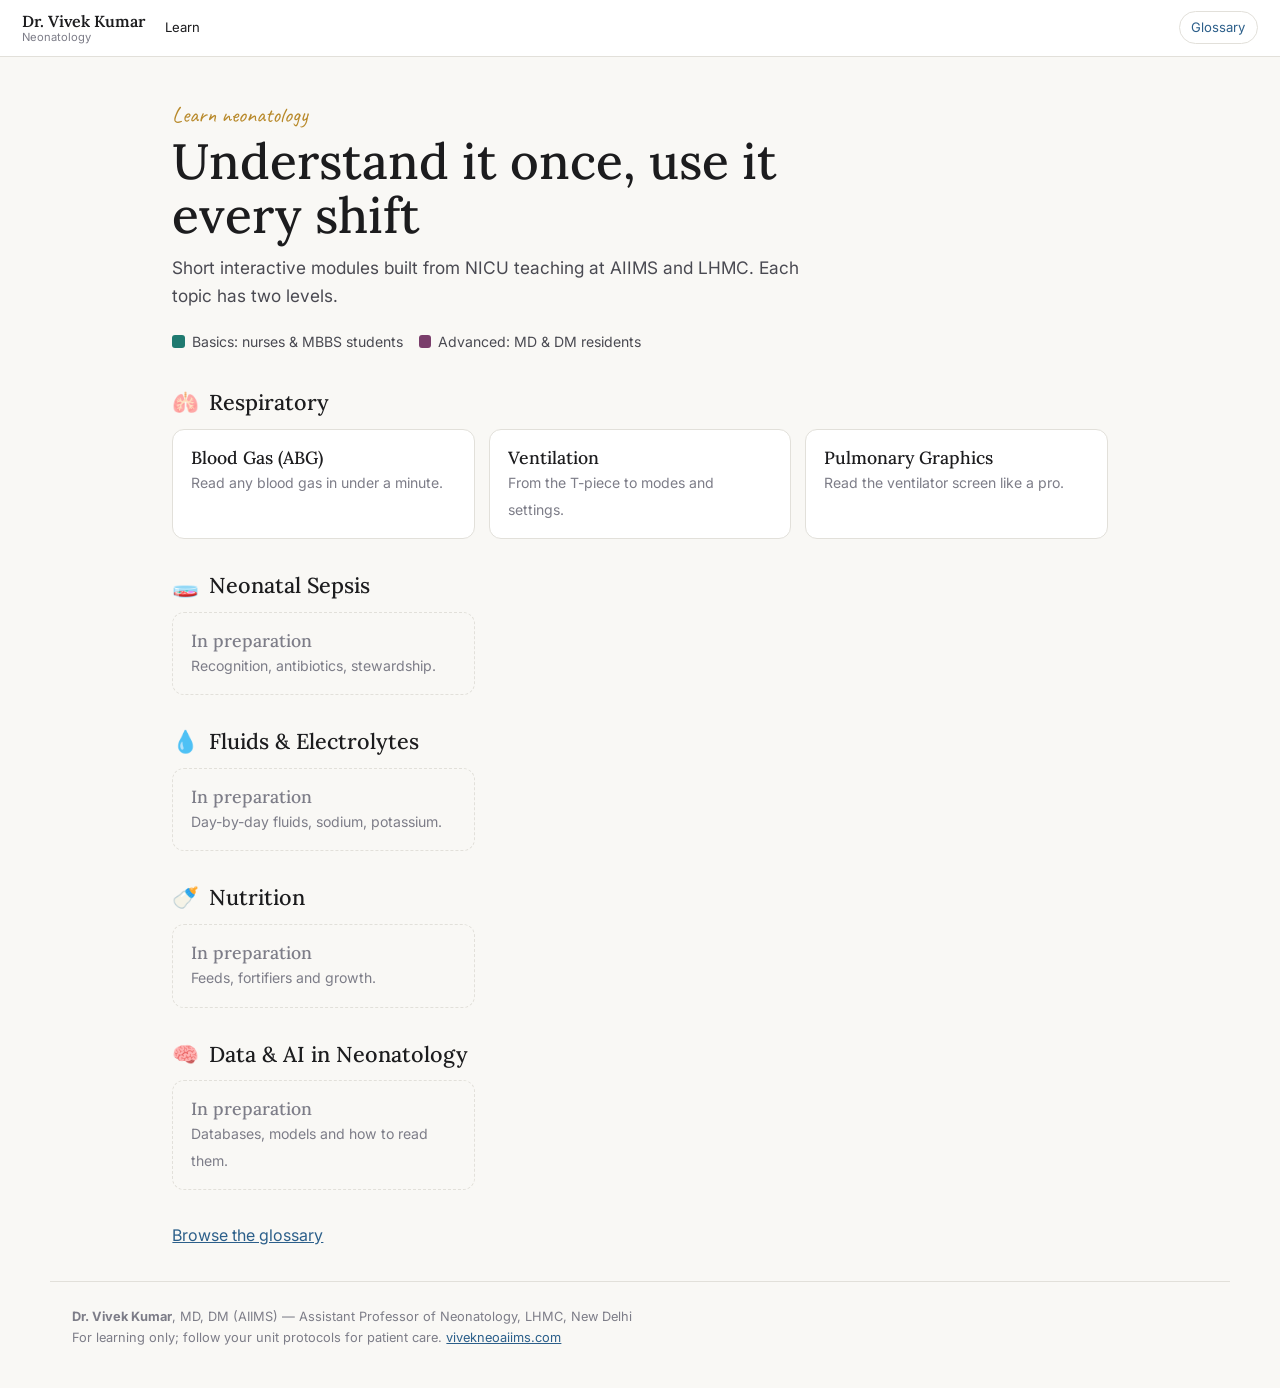
<file: learn/index.html>
<!DOCTYPE html>
<html lang="en">
<head>
<meta charset="UTF-8">
<meta name="viewport" content="width=device-width, initial-scale=1">
<title>Learn neonatology | Dr. Vivek Kumar</title>
<meta name="description" content="Free interactive neonatology learning: blood gases, ventilation, sepsis and more. Basics and Advanced tracks.">
<link rel="stylesheet" href="assets/learn.css?v=5">
</head>
<body data-page="hub">
<main>
  <section class="hub-hero">
    <div class="hand">Learn neonatology</div>
    <h1>Understand it once, use it every shift</h1>
    <p>Short interactive modules built from NICU teaching at AIIMS and LHMC. Each topic has two levels.</p>
    <div class="levels-key"><span style="--k:var(--basics)">Basics: nurses & MBBS students</span><span style="--k:var(--adv)">Advanced: MD & DM residents</span></div>
  </section>
  <div id="tracks"></div>
  <p><a href="glossary.html">Browse the glossary</a></p>
</main>
<script src="assets/registry.js?v=5"></script>
<script src="assets/glossary.js?v=5"></script>
<script src="assets/learn.js?v=5"></script>
</body>
</html>
</file>
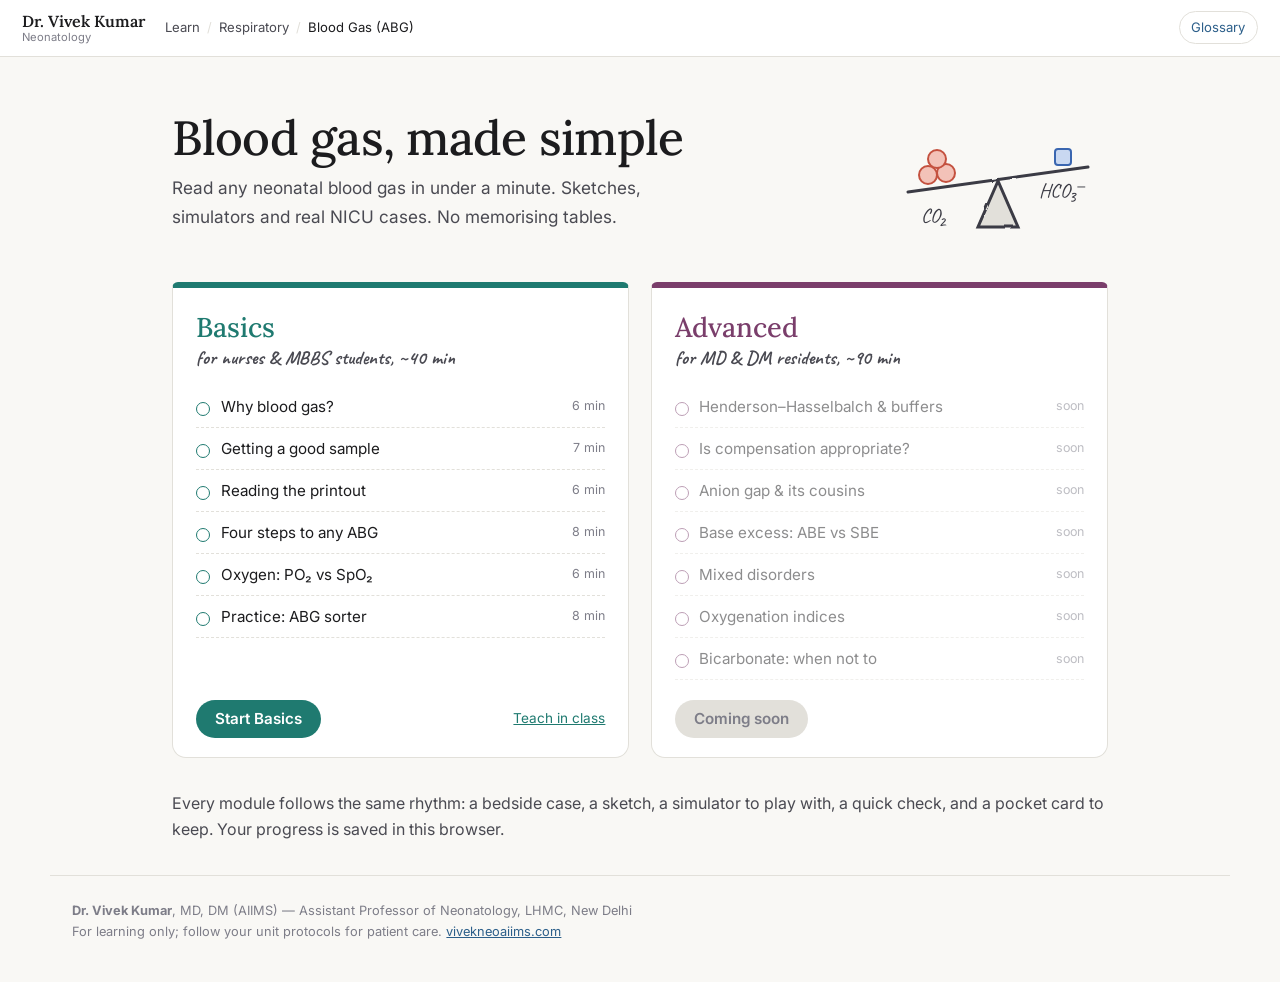
<file: learn/respiratory/abg/index.html>
<!DOCTYPE html>
<html lang="en">
<head>
<meta charset="UTF-8">
<meta name="viewport" content="width=device-width, initial-scale=1">
<title>Blood Gas (ABG) for neonatal teams | Dr. Vivek Kumar</title>
<meta name="description" content="Learn neonatal blood gas interpretation with simulators and cases. Basics for nurses and MBBS students, Advanced for MD and DM residents.">
<link rel="stylesheet" href="../../assets/learn.css?v=5">
</head>
<body data-page="topic" data-topic="abg">
<main>

<section class="topic-hero">
  <div>
    <h1>Blood gas, made simple</h1>
    <p>Read any neonatal blood gas in under a minute. Sketches, simulators and real NICU cases. No memorising tables.</p>
  </div>
  <svg viewBox="0 0 220 150" width="220" aria-hidden="true">
    <g filter="url(#sketchy)" stroke="#3b3b44" stroke-width="3" stroke-linecap="round" fill="none">
      <path d="M20 95 L200 70"/><path d="M110 84 L90 130 L130 130Z" fill="#e2e0da"/>
    </g>
    <g stroke-width="2"><circle cx="40" cy="78" r="9" fill="#f3c2b8" stroke="#c4513f"/><circle cx="58" cy="76" r="9" fill="#f3c2b8" stroke="#c4513f"/><circle cx="49" cy="62" r="9" fill="#f3c2b8" stroke="#c4513f"/>
    <rect x="167" y="52" width="16" height="16" rx="3" fill="#c9d8f1" stroke="#3a66b0"/></g>
    <text x="45" y="125" text-anchor="middle" font-size="20" fill="#c4513f">CO₂</text>
    <text x="175" y="100" text-anchor="middle" font-size="20" fill="#3a66b0">HCO₃⁻</text>
  </svg>
</section>

<div class="doors">
  <section class="door basics" id="basics">
    <h2>Basics</h2>
    <div class="who">for nurses & MBBS students, ~40 min</div>
    <ol class="door-list"></ol>
    <div class="door-foot"><a class="door-start" href="#">Start Basics</a><span class="door-progress"></span></div>
  </section>
  <section class="door advanced" id="advanced">
    <h2>Advanced</h2>
    <div class="who">for MD & DM residents, ~90 min</div>
    <ol class="door-list"></ol>
    <div class="door-foot"><a class="door-start" href="#">Start Advanced</a><span class="door-progress"></span></div>
  </section>
</div>

<p style="margin-top:2rem;color:var(--ink-mid)">Every module follows the same rhythm: a bedside case, a sketch, a simulator to play with, a quick check, and a pocket card to keep. Your progress is saved in this browser.</p>

</main>
<script src="../../assets/registry.js?v=5"></script>
<script src="../../assets/glossary.js?v=5"></script>
<script src="../../assets/learn.js?v=5"></script>
</body>
</html>
</file>
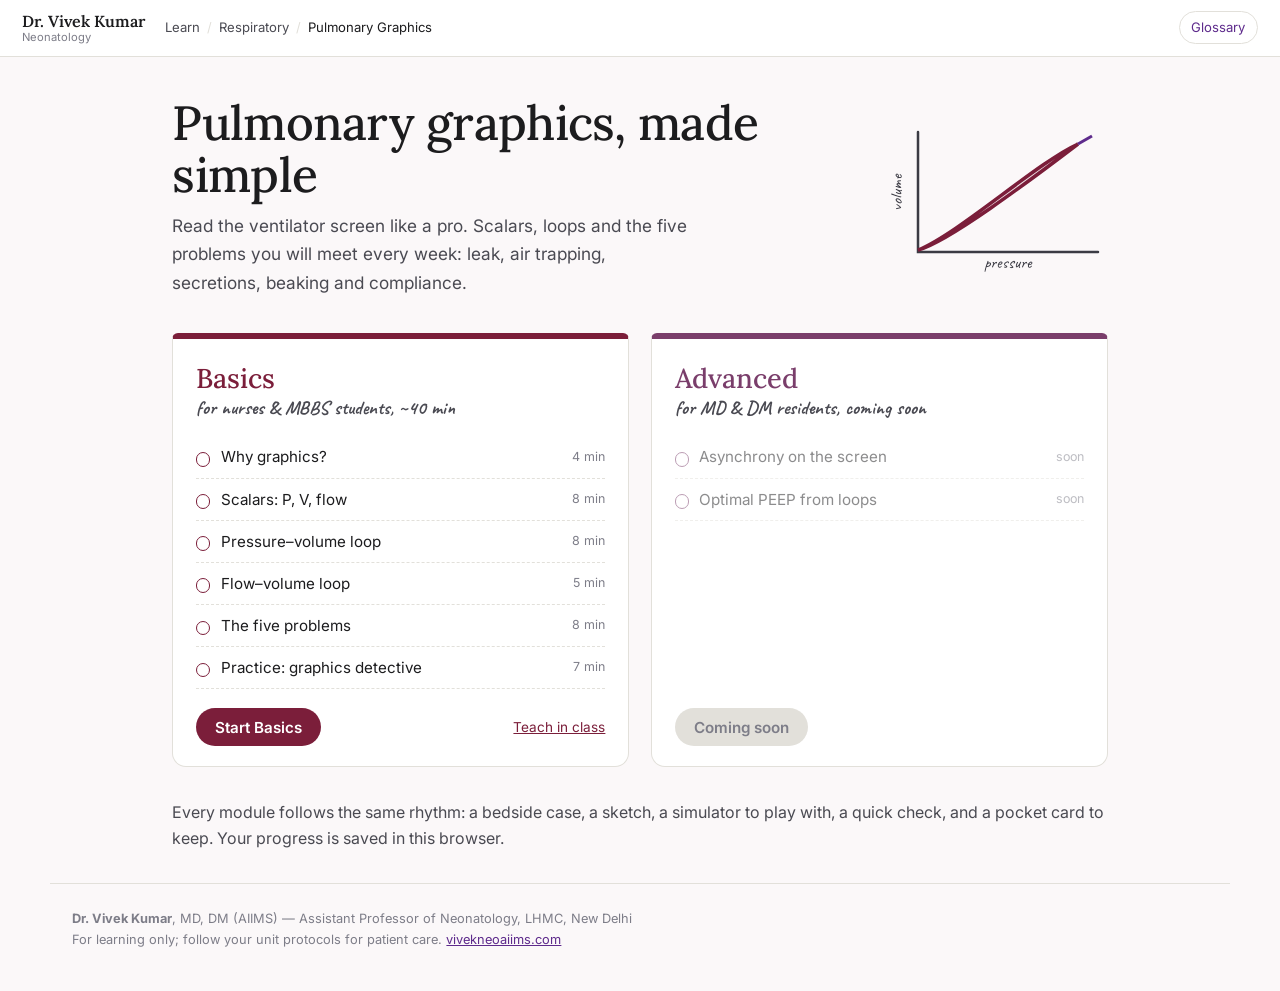
<file: learn/respiratory/graphics/index.html>
<!DOCTYPE html>
<html lang="en">
<head>
<meta charset="UTF-8">
<meta name="viewport" content="width=device-width, initial-scale=1">
<title>Pulmonary Graphics | Dr. Vivek Kumar</title>
<meta name="description" content="Neonatal pulmonary graphics for nurses, MBBS students and residents: scalars, pressure-volume and flow-volume loops, with live simulators.">
<link rel="stylesheet" href="../../assets/learn.css?v=5">
</head>
<body data-page="topic" data-topic="graphics" class="theme-mp">
<main>

<section class="topic-hero">
  <div>
    <h1>Pulmonary graphics, made simple</h1>
    <p>Read the ventilator screen like a pro. Scalars, loops and the five problems you will meet every week: leak, air trapping, secretions, beaking and compliance.</p>
  </div>
  <svg viewBox="0 0 220 150" width="220" aria-hidden="true">
    <g fill="none" stroke="#3b3b44" stroke-width="2.5" stroke-linecap="round"><path d="M30 10 V130 H210"/></g>
    <path d="M30 128 C60 120 140 60 190 22 C150 40 70 112 30 128Z" fill="rgba(123,30,58,.12)" stroke="#7b1e3a" stroke-width="3.5"/>
    <path d="M190 22 l14 -8" stroke="#5e2b8c" stroke-width="3"/>
    <text x="120" y="146" font-size="17" text-anchor="middle">pressure</text>
    <text x="14" y="70" font-size="17" text-anchor="middle" transform="rotate(-90 14 70)">volume</text>
  </svg>
</section>

<div class="doors">
  <section class="door basics" id="basics">
    <h2>Basics</h2>
    <div class="who">for nurses & MBBS students, ~40 min</div>
    <ol class="door-list"></ol>
    <div class="door-foot"><a class="door-start" href="#">Start Basics</a><span class="door-progress"></span></div>
  </section>
  <section class="door advanced" id="advanced">
    <h2>Advanced</h2>
    <div class="who">for MD & DM residents, coming soon</div>
    <ol class="door-list"></ol>
    <div class="door-foot"><a class="door-start" href="#">Start Advanced</a><span class="door-progress"></span></div>
  </section>
</div>

<p style="margin-top:2rem;color:var(--ink-mid)">Every module follows the same rhythm: a bedside case, a sketch, a simulator to play with, a quick check, and a pocket card to keep. Your progress is saved in this browser.</p>

</main>
<script src="../../assets/registry.js?v=5"></script>
<script src="../../assets/glossary.js?v=5"></script>
<script src="../../assets/learn.js?v=5"></script>
</body>
</html>
</file>
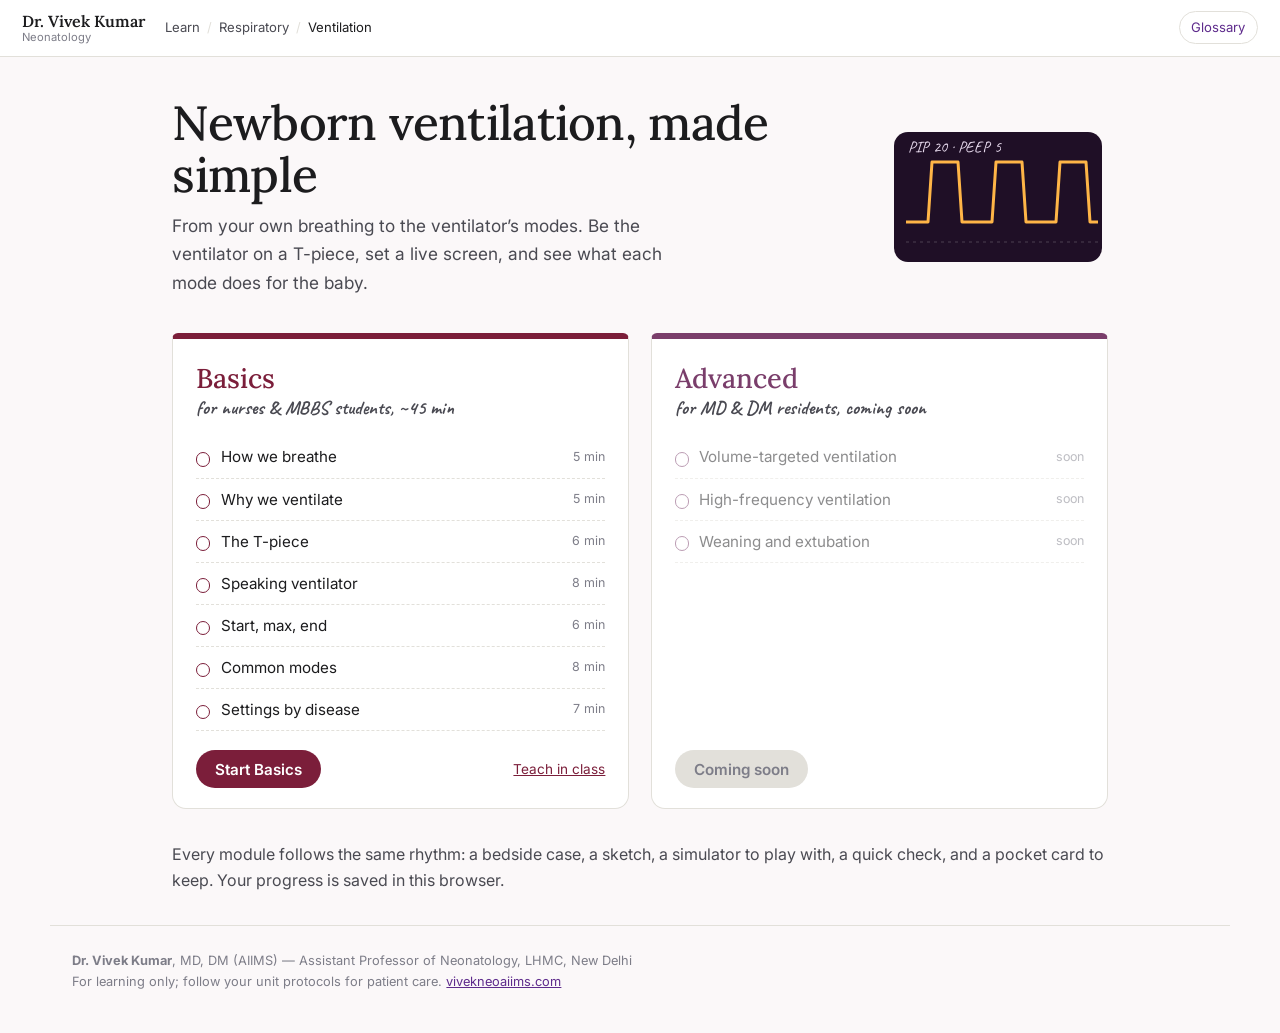
<file: learn/respiratory/ventilation/index.html>
<!DOCTYPE html>
<html lang="en">
<head>
<meta charset="UTF-8">
<meta name="viewport" content="width=device-width, initial-scale=1">
<title>Newborn Ventilation | Dr. Vivek Kumar</title>
<meta name="description" content="Neonatal ventilation for nurses, MBBS students and residents: T-piece, ventilator terms, modes and settings, with simulators.">
<link rel="stylesheet" href="../../assets/learn.css?v=5">
</head>
<body data-page="topic" data-topic="ventilation" class="theme-mp">
<main>

<section class="topic-hero">
  <div>
    <h1>Newborn ventilation, made simple</h1>
    <p>From your own breathing to the ventilator’s modes. Be the ventilator on a T-piece, set a live screen, and see what each mode does for the baby.</p>
  </div>
  <svg viewBox="0 0 220 150" width="220" aria-hidden="true">
    <rect x="6" y="10" width="208" height="130" rx="14" fill="#1f0f26"/>
    <path d="M18 100 H40 L44 40 H70 L74 100 H104 L108 40 H134 L138 100 H168 L172 40 H198 L202 100 H210" fill="none" stroke="#ffb547" stroke-width="3" stroke-linejoin="round"/>
    <path d="M18 120 H210" stroke="rgba(255,255,255,.2)" stroke-dasharray="3 4"/>
    <text x="20" y="30" font-size="16" fill="#e9dcef" style="fill:#e9dcef">PIP 20 · PEEP 5</text>
  </svg>
</section>

<div class="doors">
  <section class="door basics" id="basics">
    <h2>Basics</h2>
    <div class="who">for nurses & MBBS students, ~45 min</div>
    <ol class="door-list"></ol>
    <div class="door-foot"><a class="door-start" href="#">Start Basics</a><span class="door-progress"></span></div>
  </section>
  <section class="door advanced" id="advanced">
    <h2>Advanced</h2>
    <div class="who">for MD & DM residents, coming soon</div>
    <ol class="door-list"></ol>
    <div class="door-foot"><a class="door-start" href="#">Start Advanced</a><span class="door-progress"></span></div>
  </section>
</div>

<p style="margin-top:2rem;color:var(--ink-mid)">Every module follows the same rhythm: a bedside case, a sketch, a simulator to play with, a quick check, and a pocket card to keep. Your progress is saved in this browser.</p>

</main>
<script src="../../assets/registry.js?v=5"></script>
<script src="../../assets/glossary.js?v=5"></script>
<script src="../../assets/learn.js?v=5"></script>
</body>
</html>
</file>
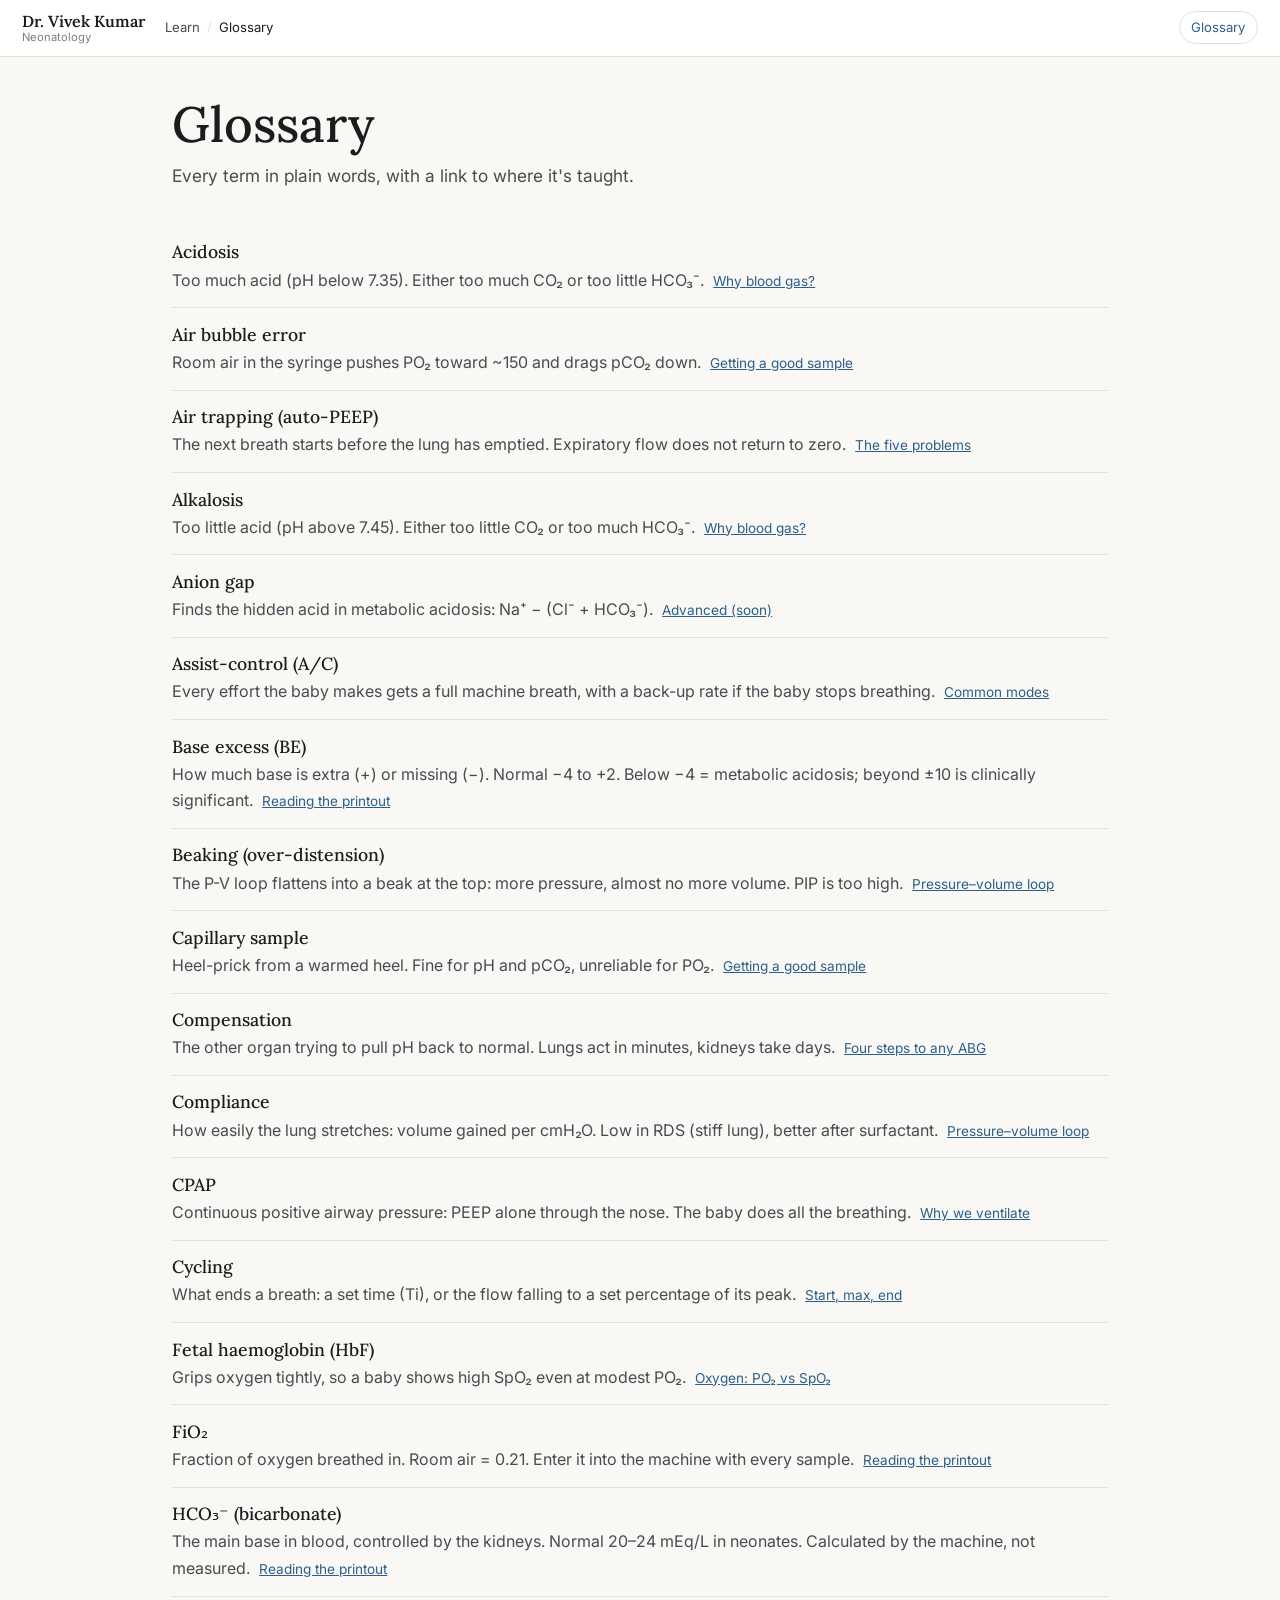
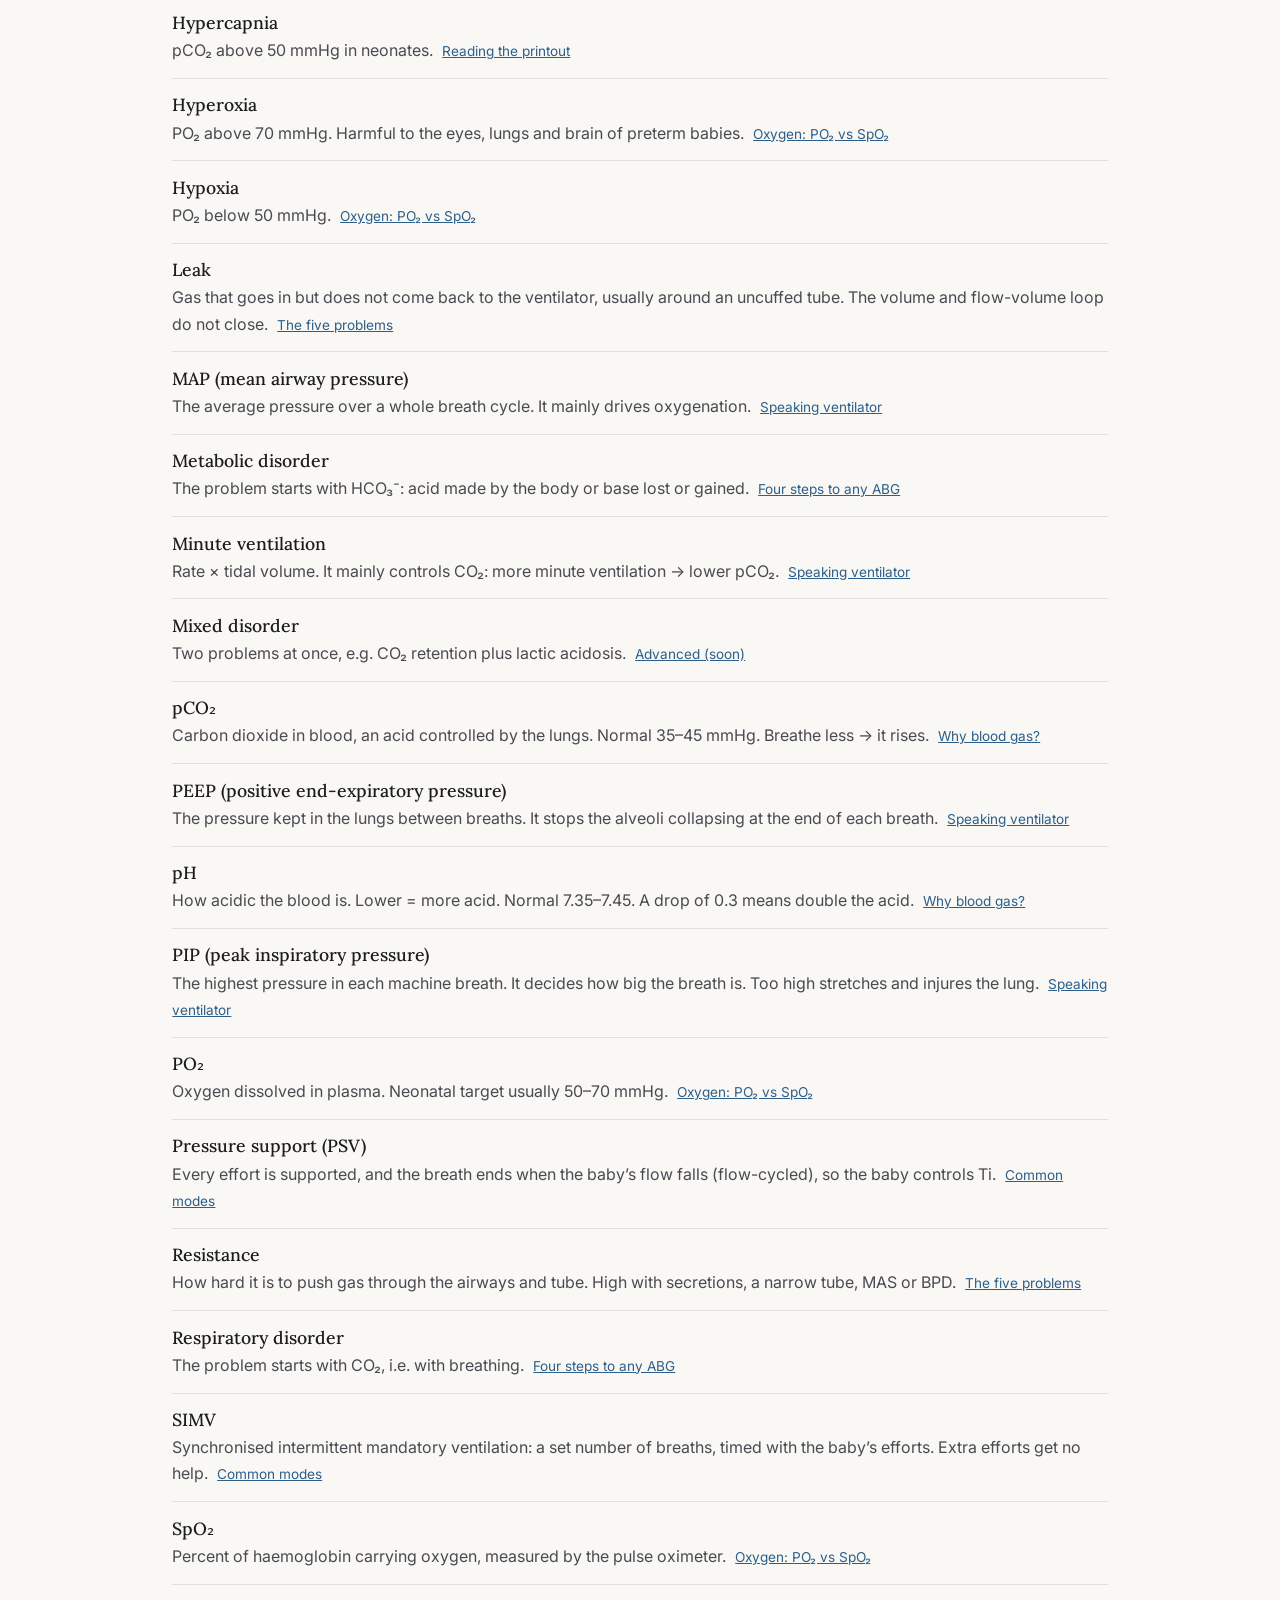
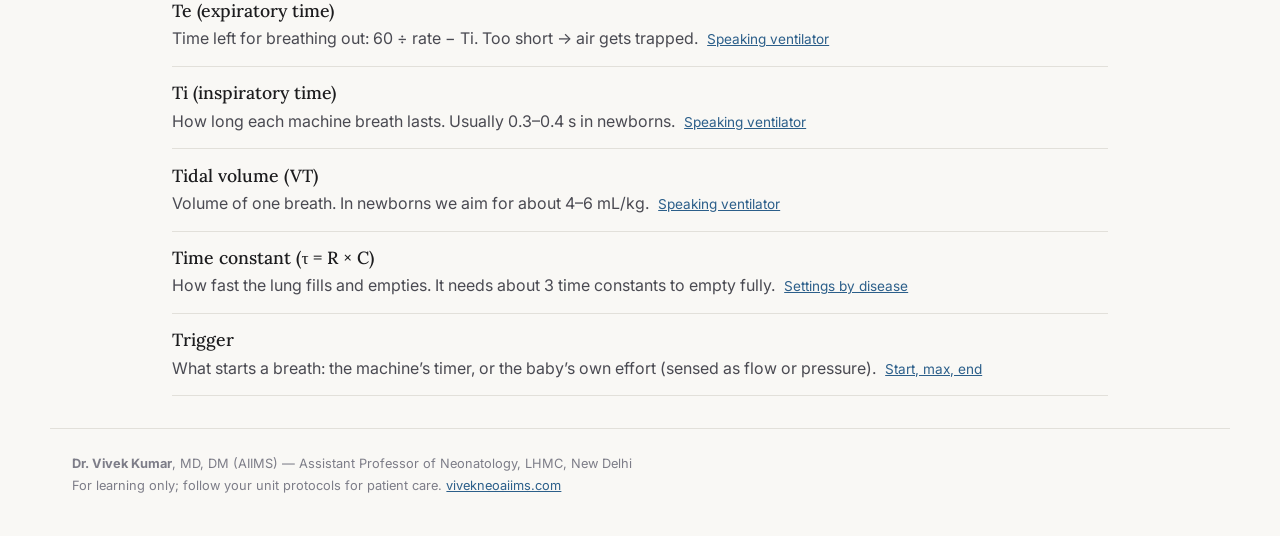
<file: learn/glossary.html>
<!DOCTYPE html>
<html lang="en">
<head>
<meta charset="UTF-8">
<meta name="viewport" content="width=device-width, initial-scale=1">
<title>Glossary | Learn | Dr. Vivek Kumar</title>
<meta name="description" content="Plain-language definitions of neonatal blood gas and ventilation terms.">
<link rel="stylesheet" href="assets/learn.css?v=5">
</head>
<body data-page="glossary">
<main>
  <section class="hub-hero"><h1>Glossary</h1><p>Every term in plain words, with a link to where it's taught.</p></section>
  <dl id="gloss"></dl>
</main>
<script src="assets/registry.js?v=5"></script>
<script src="assets/glossary.js?v=5"></script>
<script src="assets/learn.js?v=5"></script>
</body>
</html>
</file>
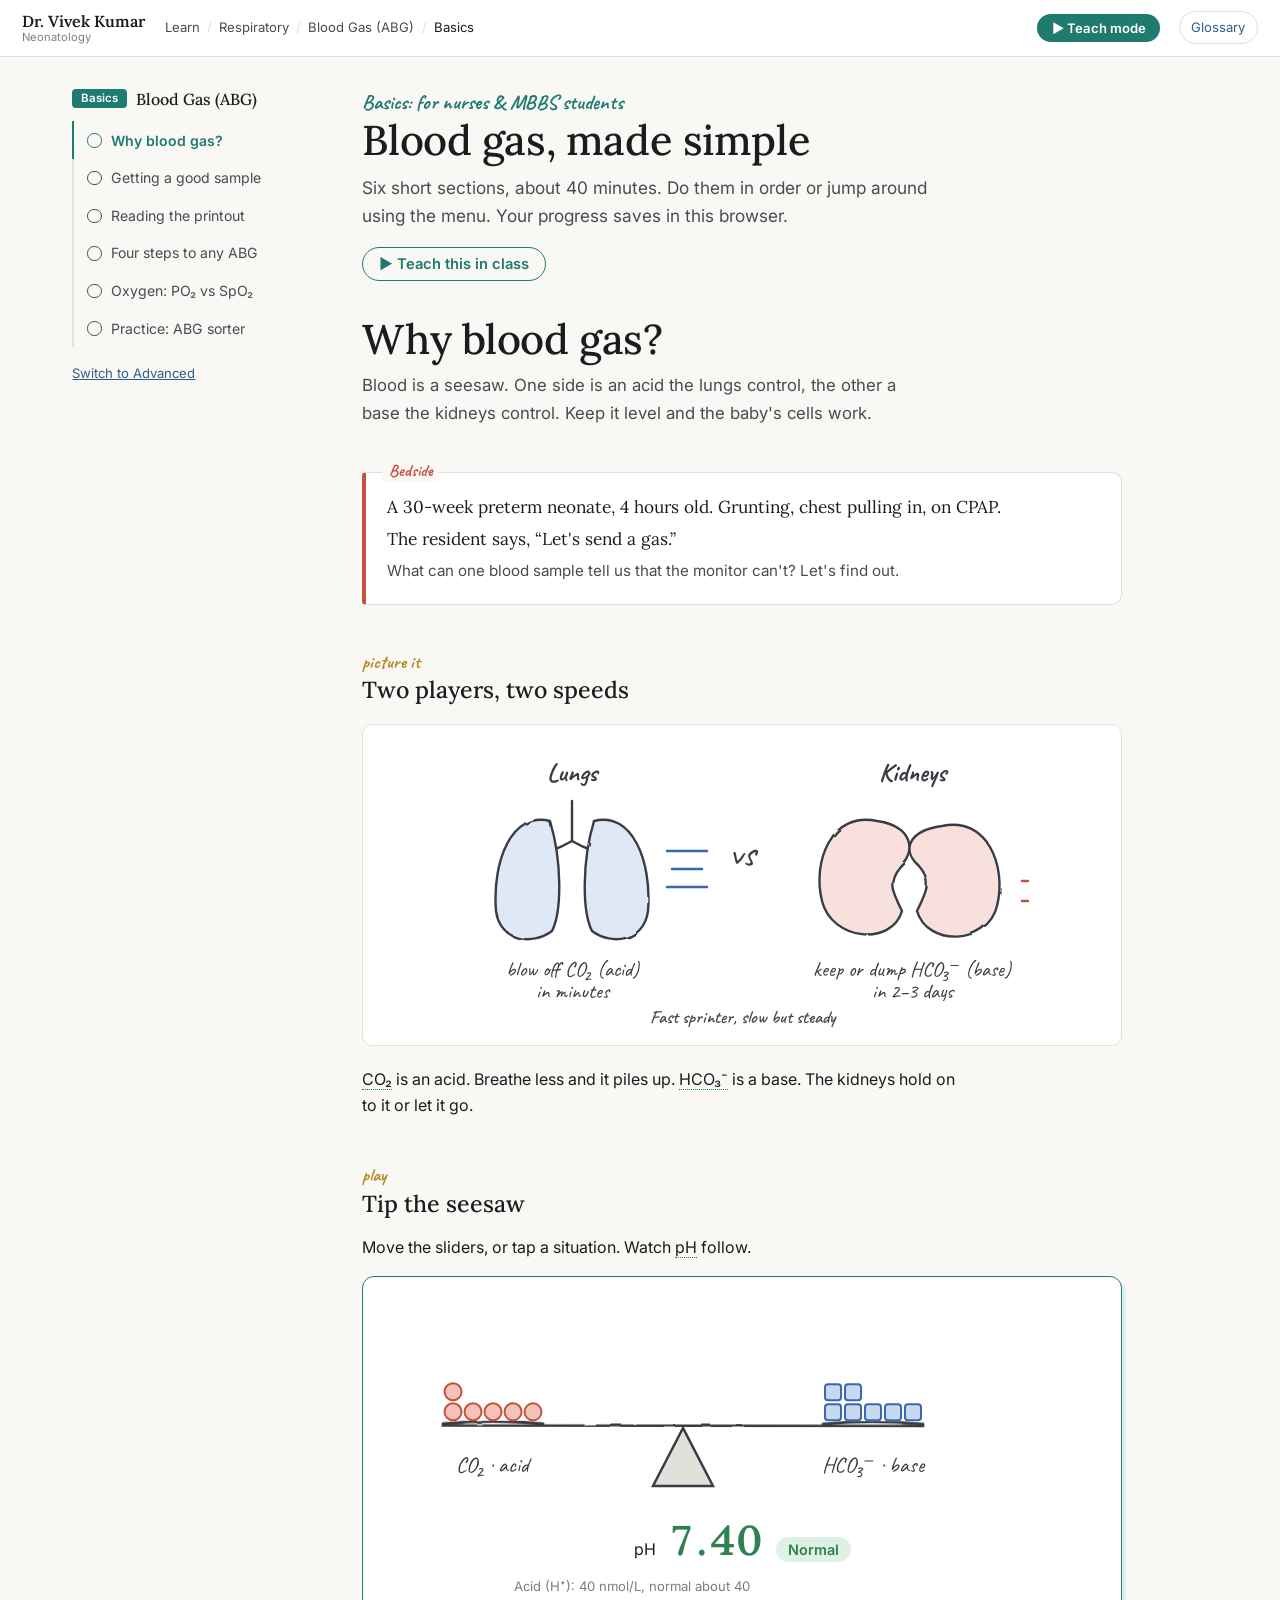
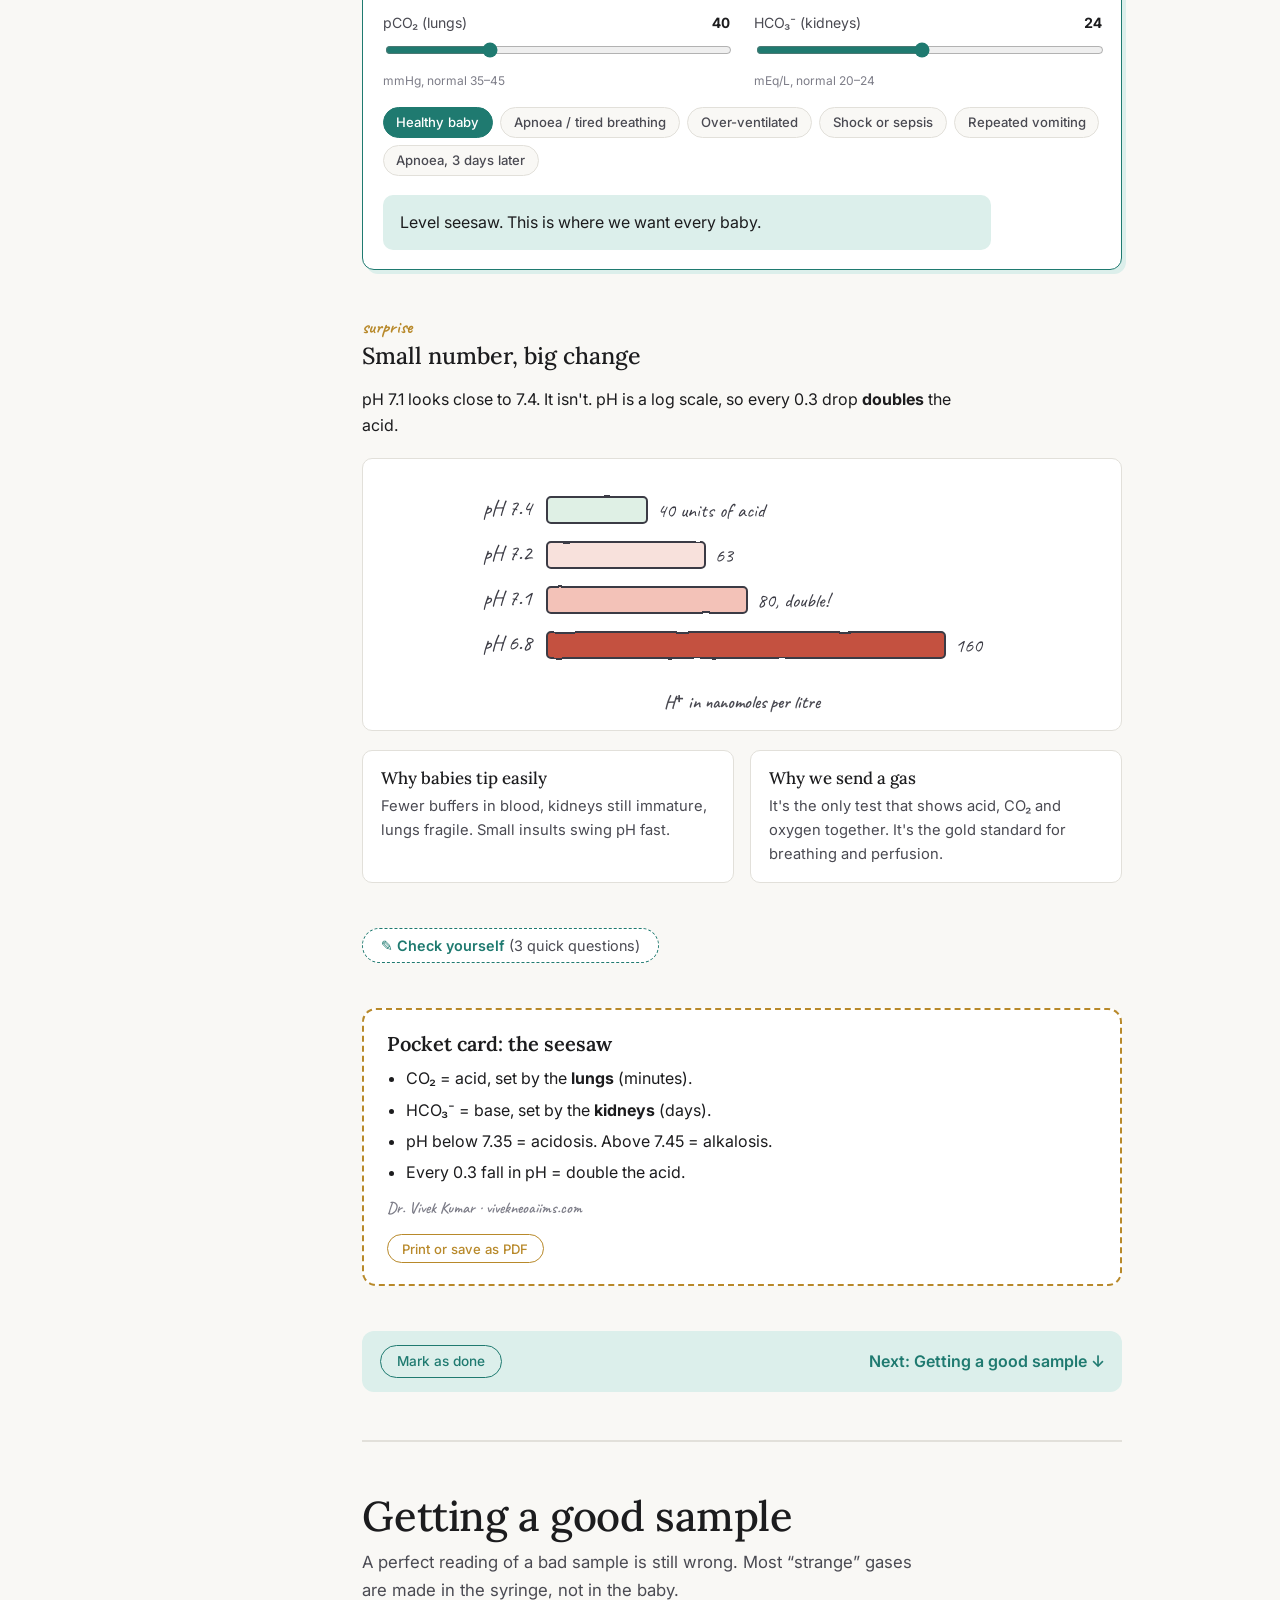
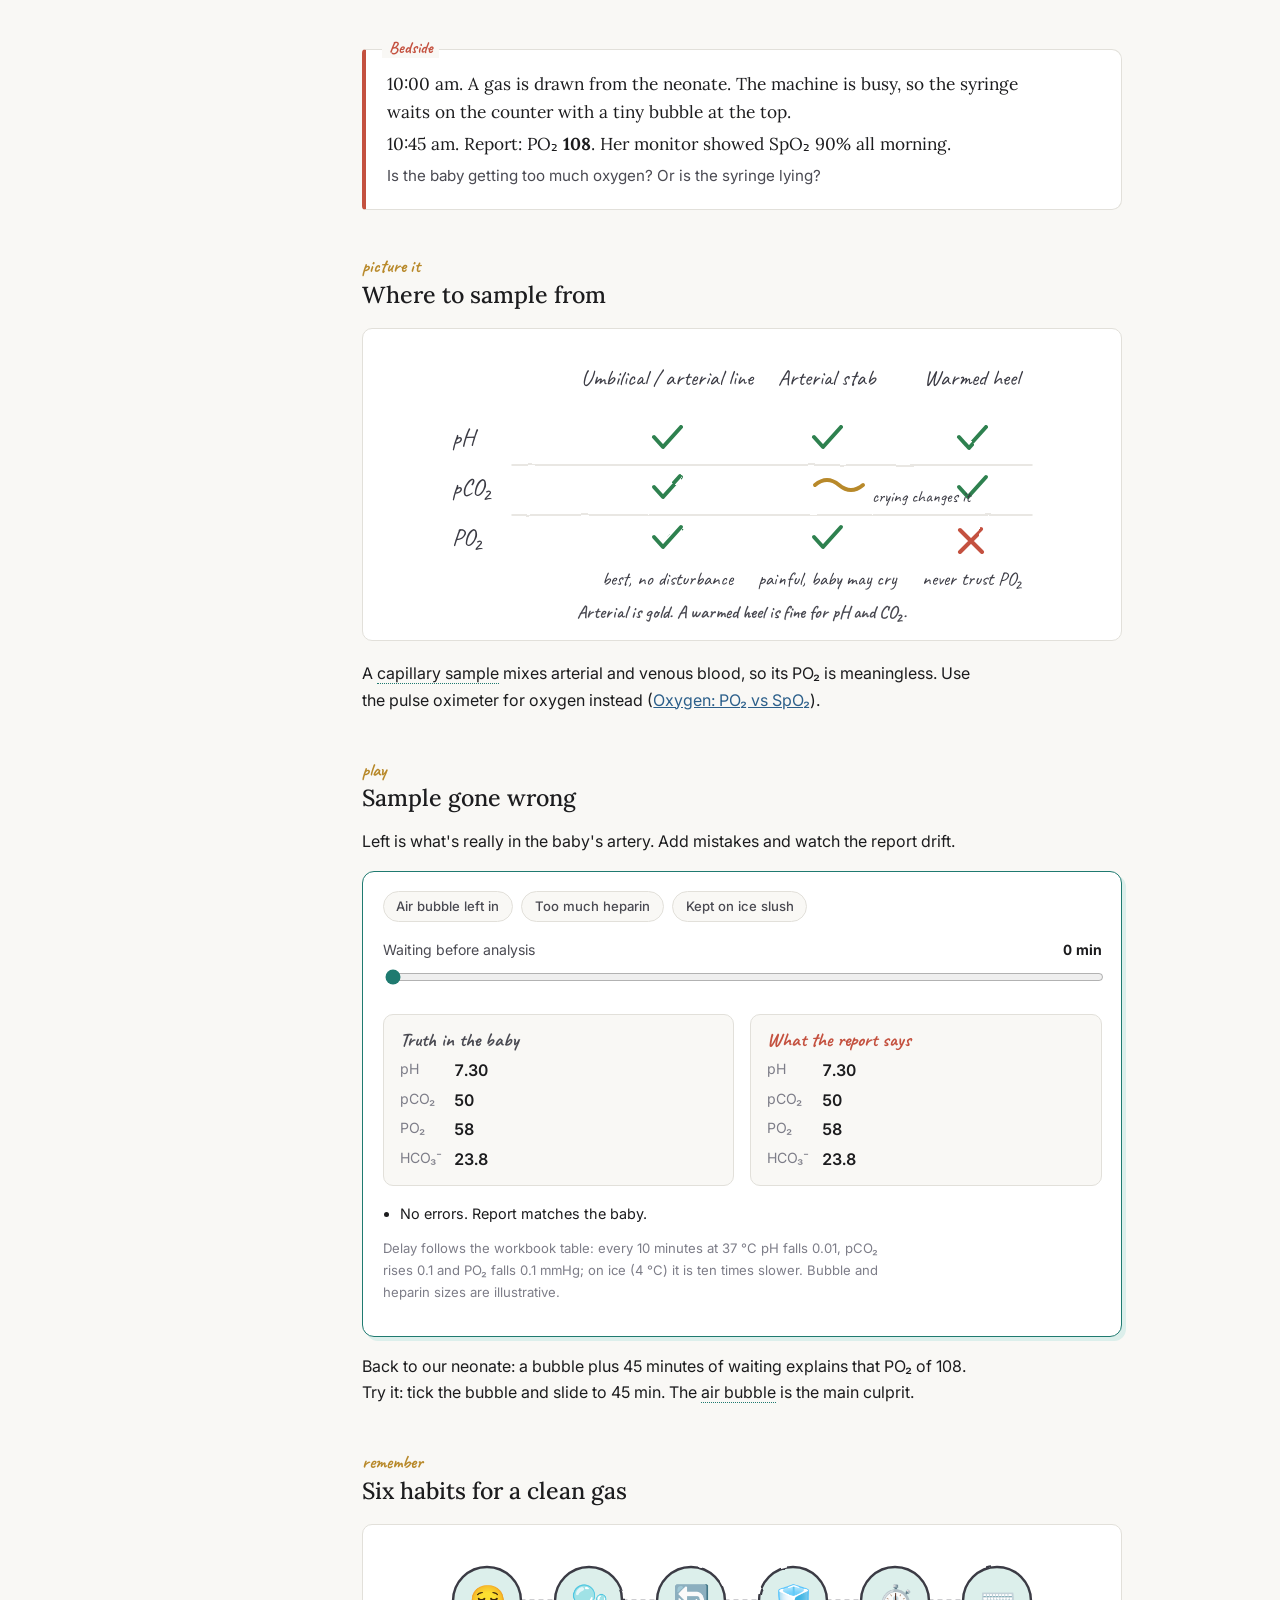
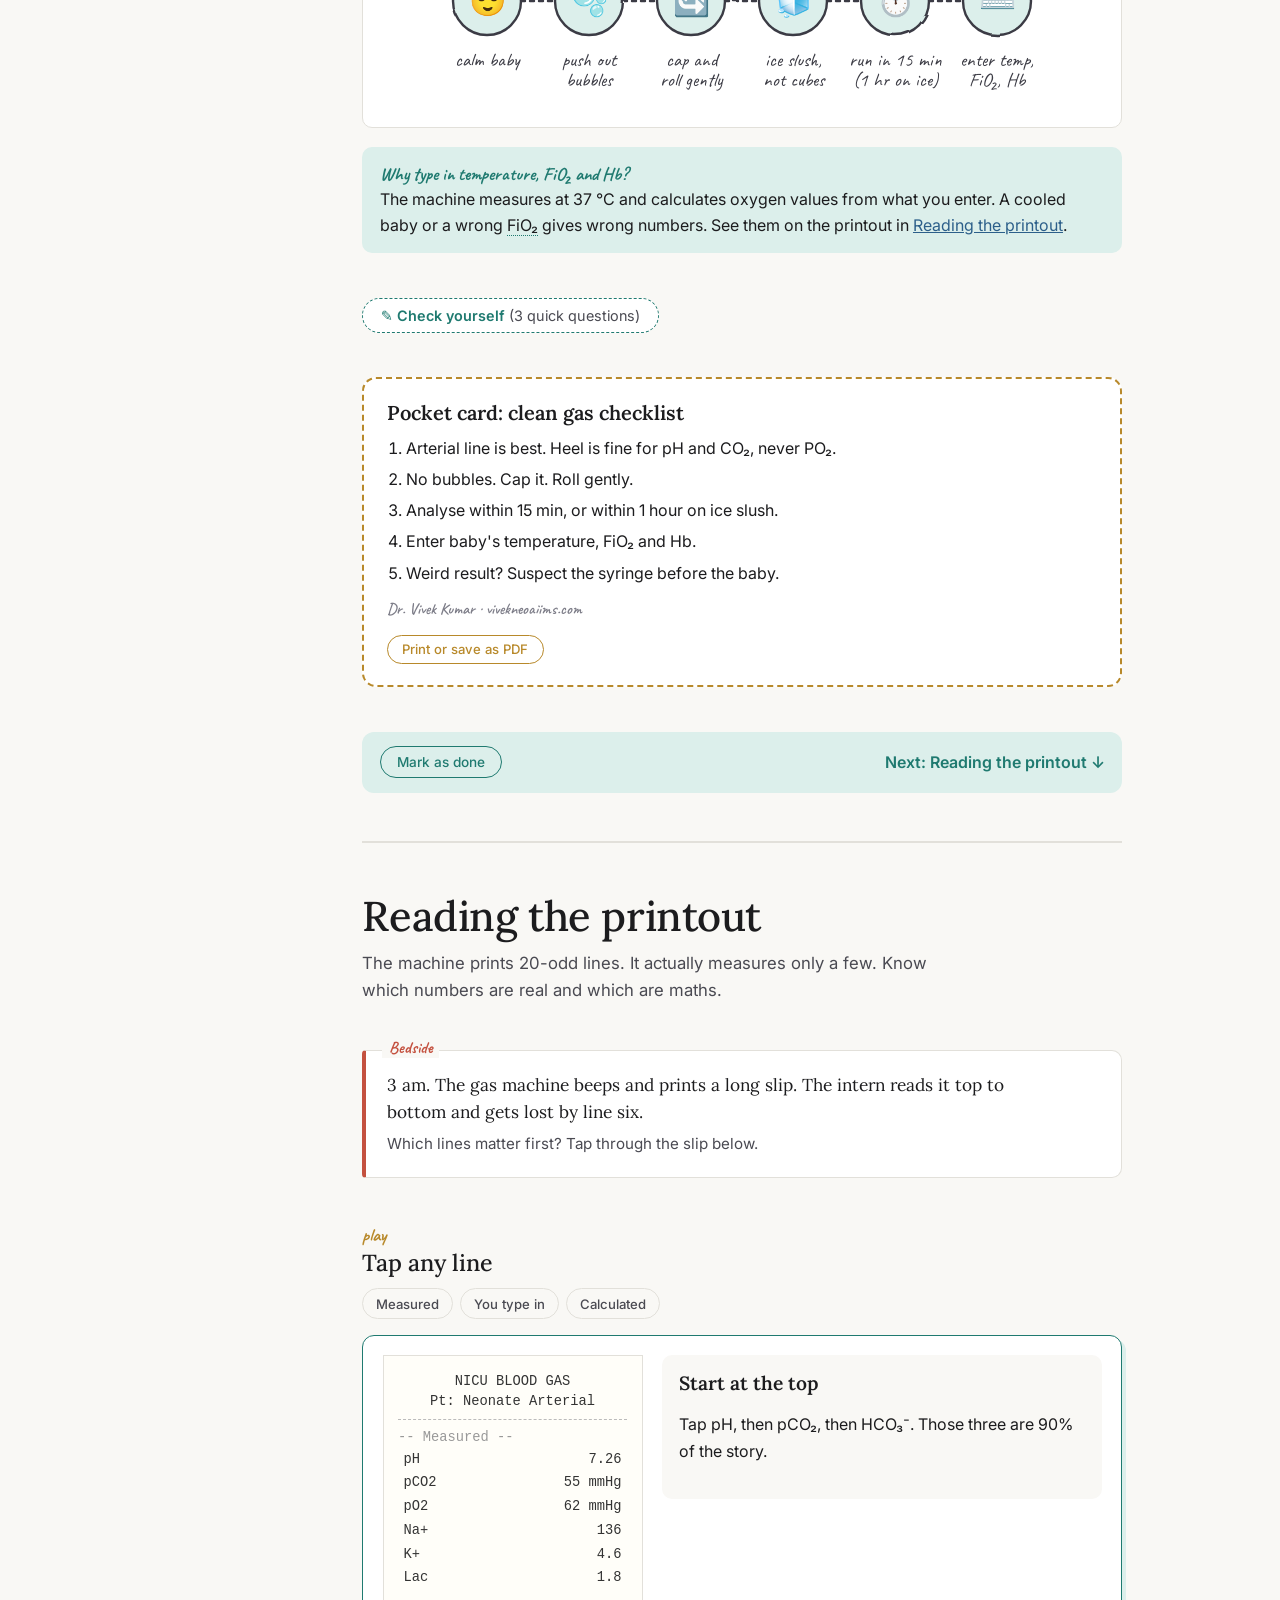
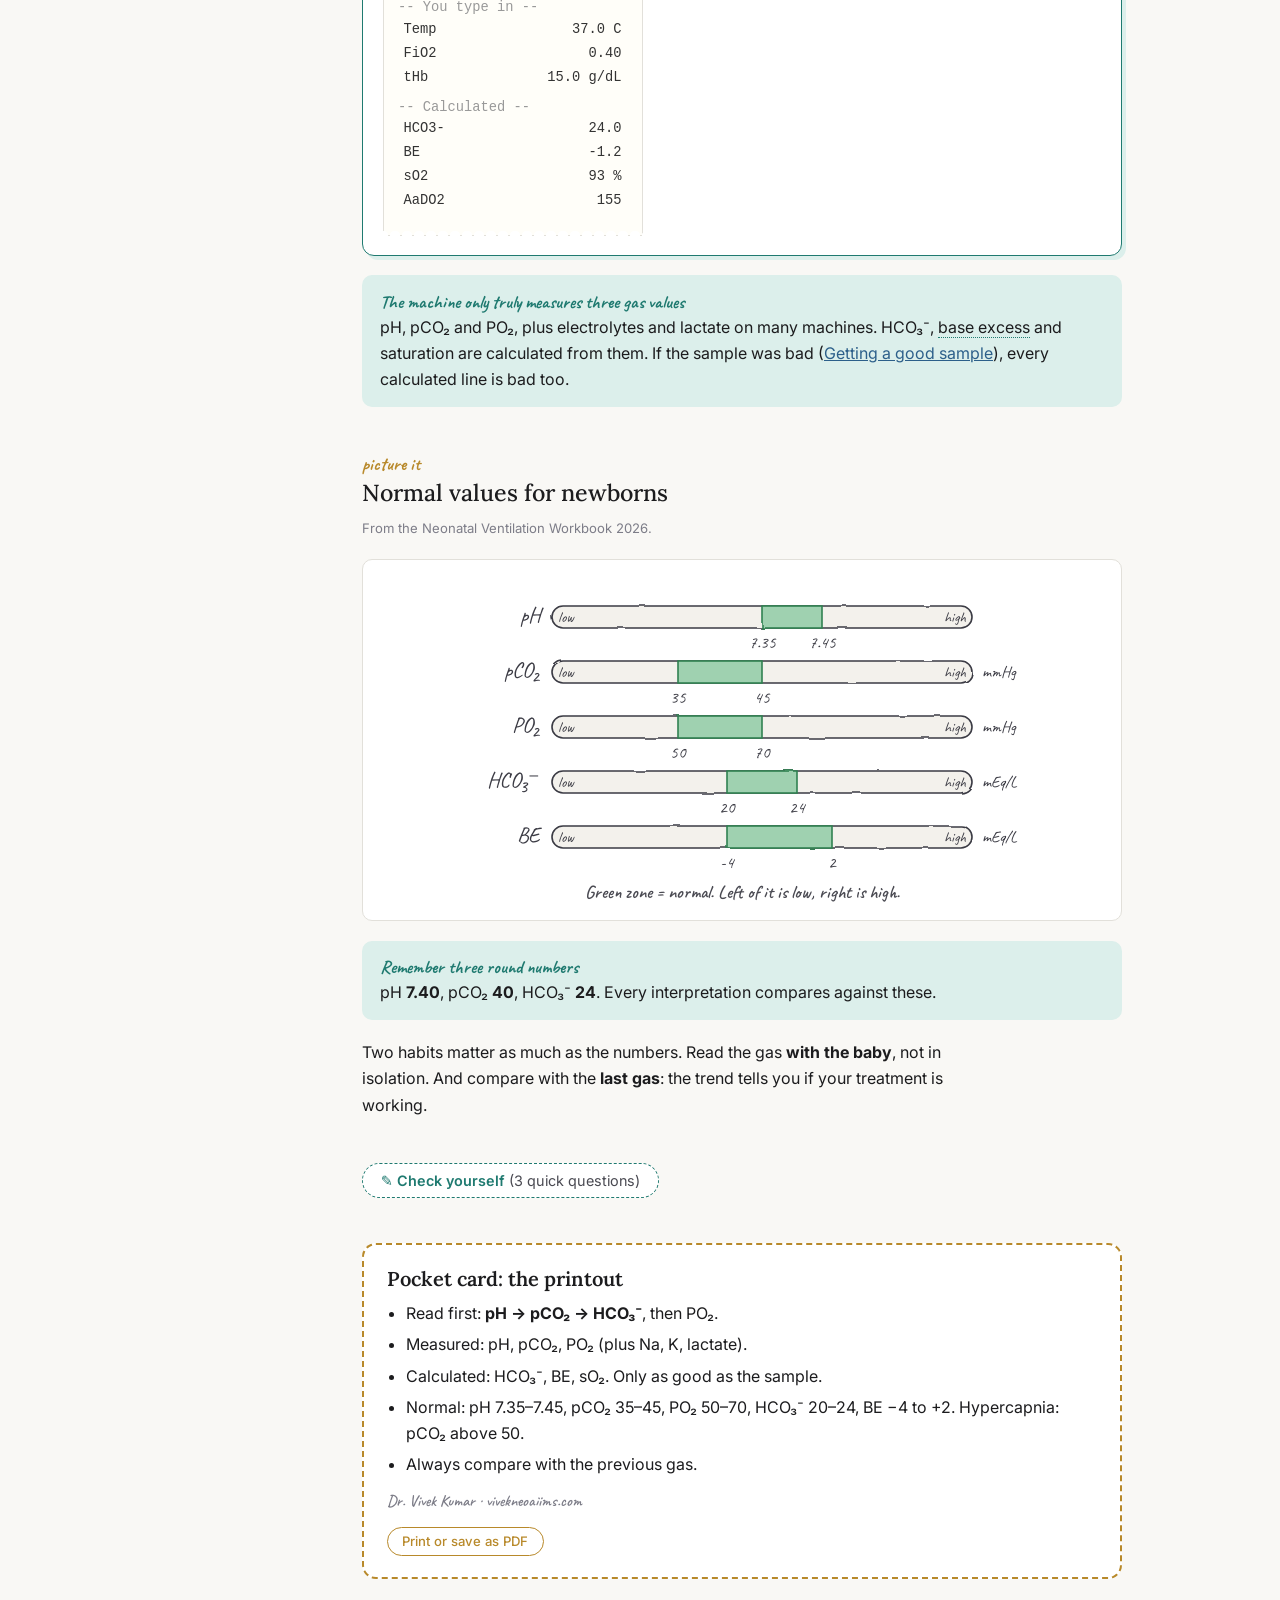
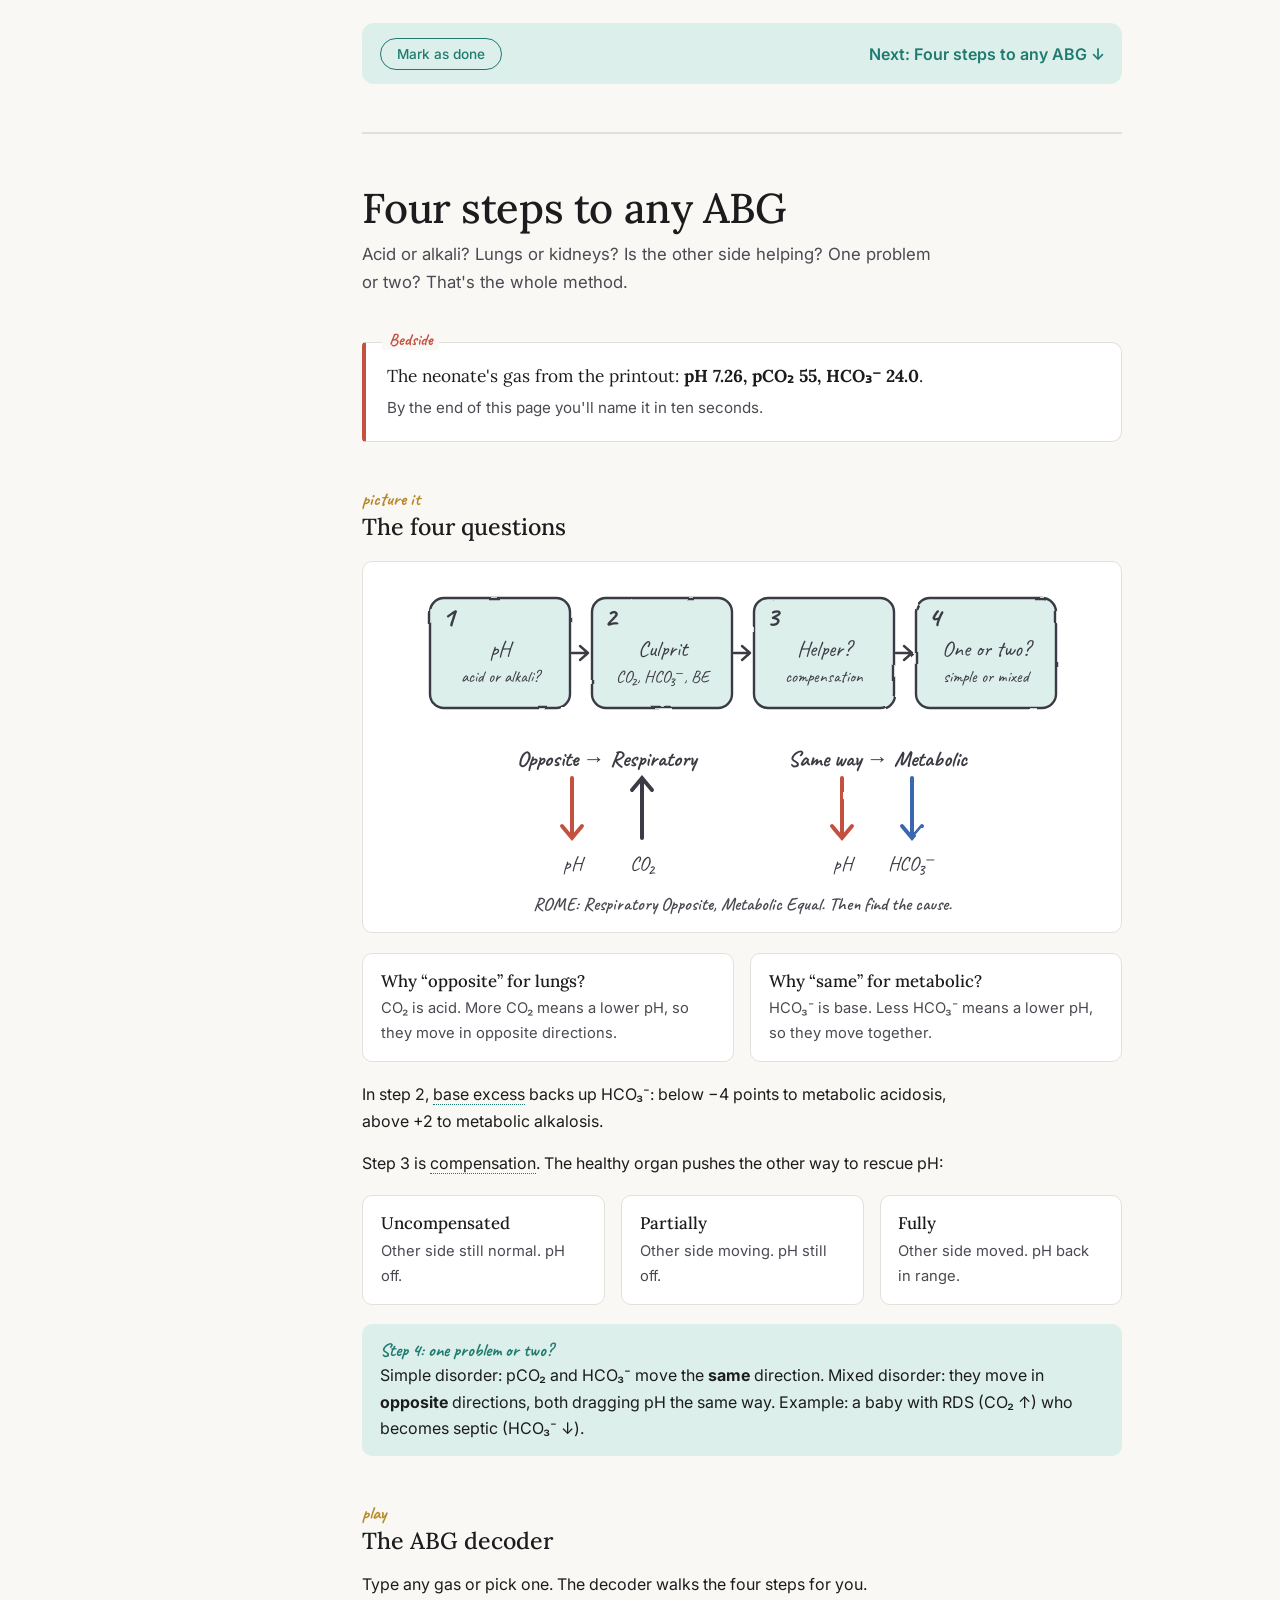
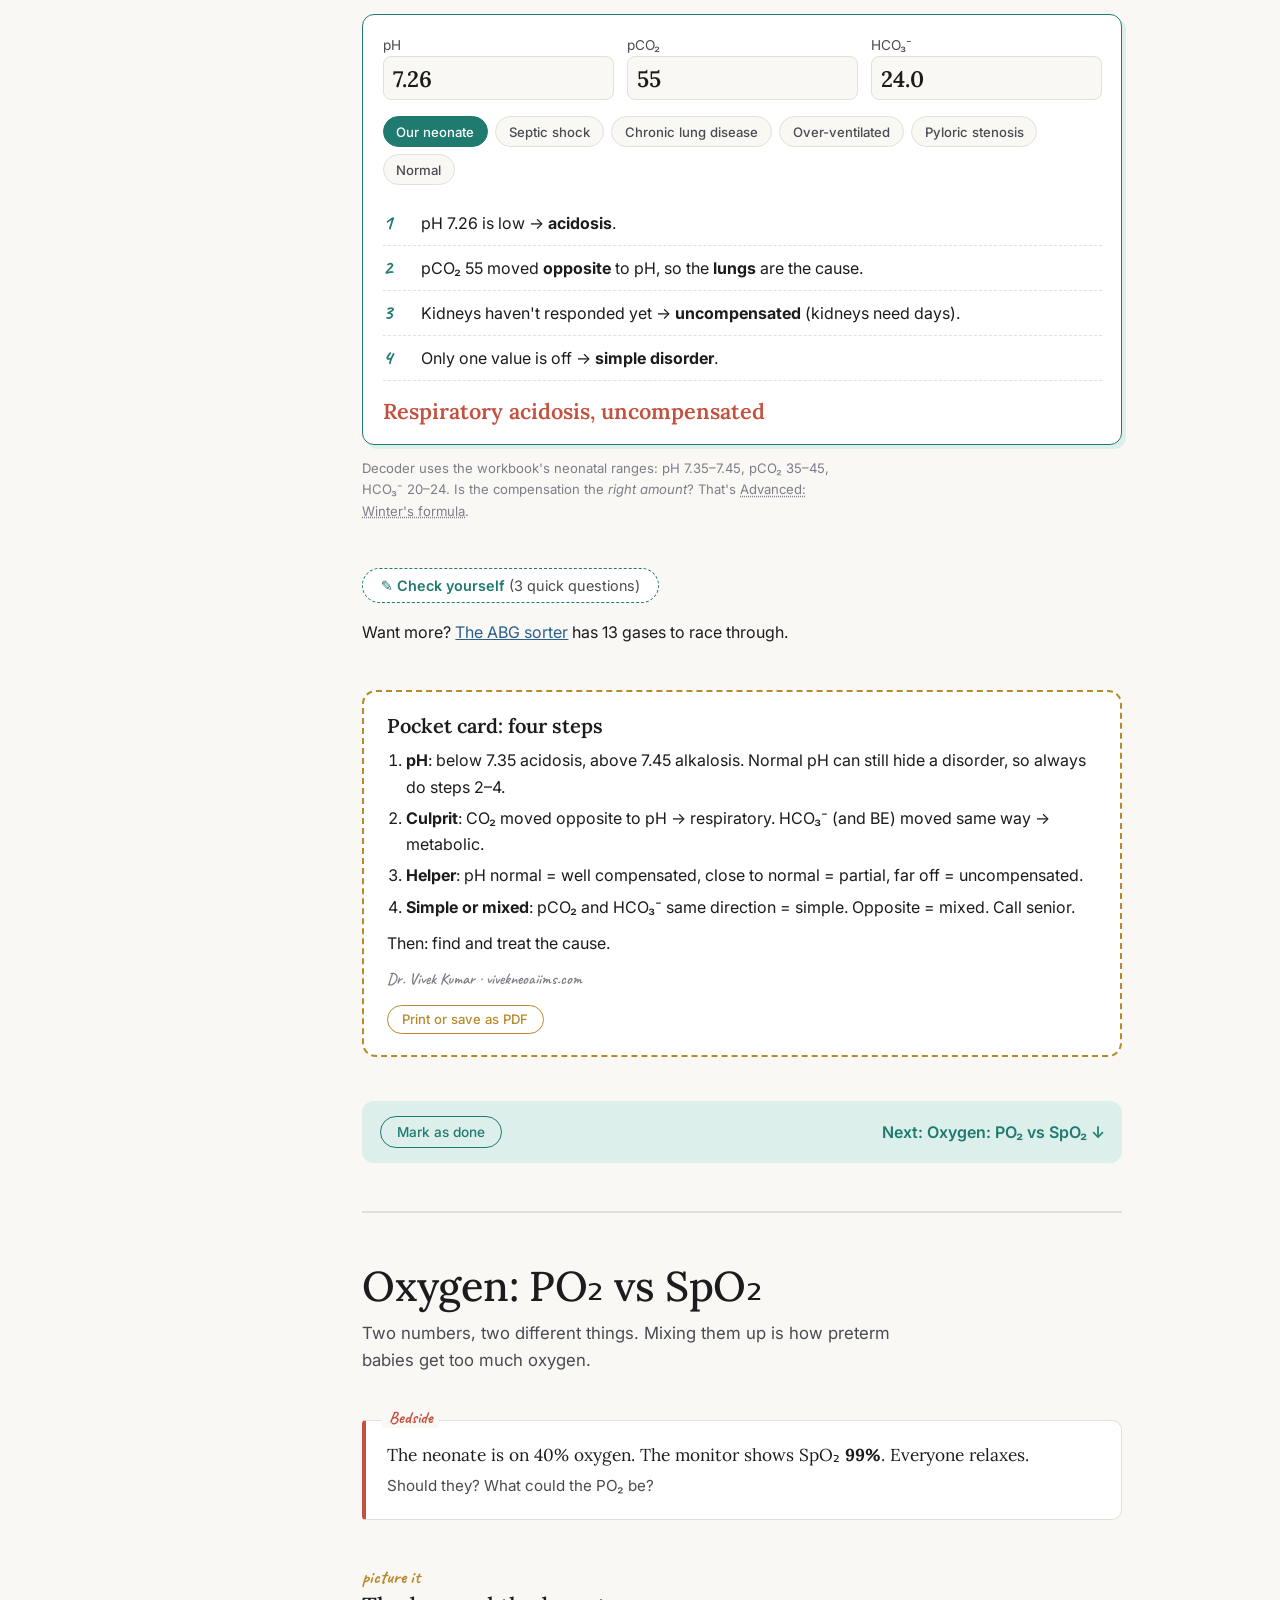
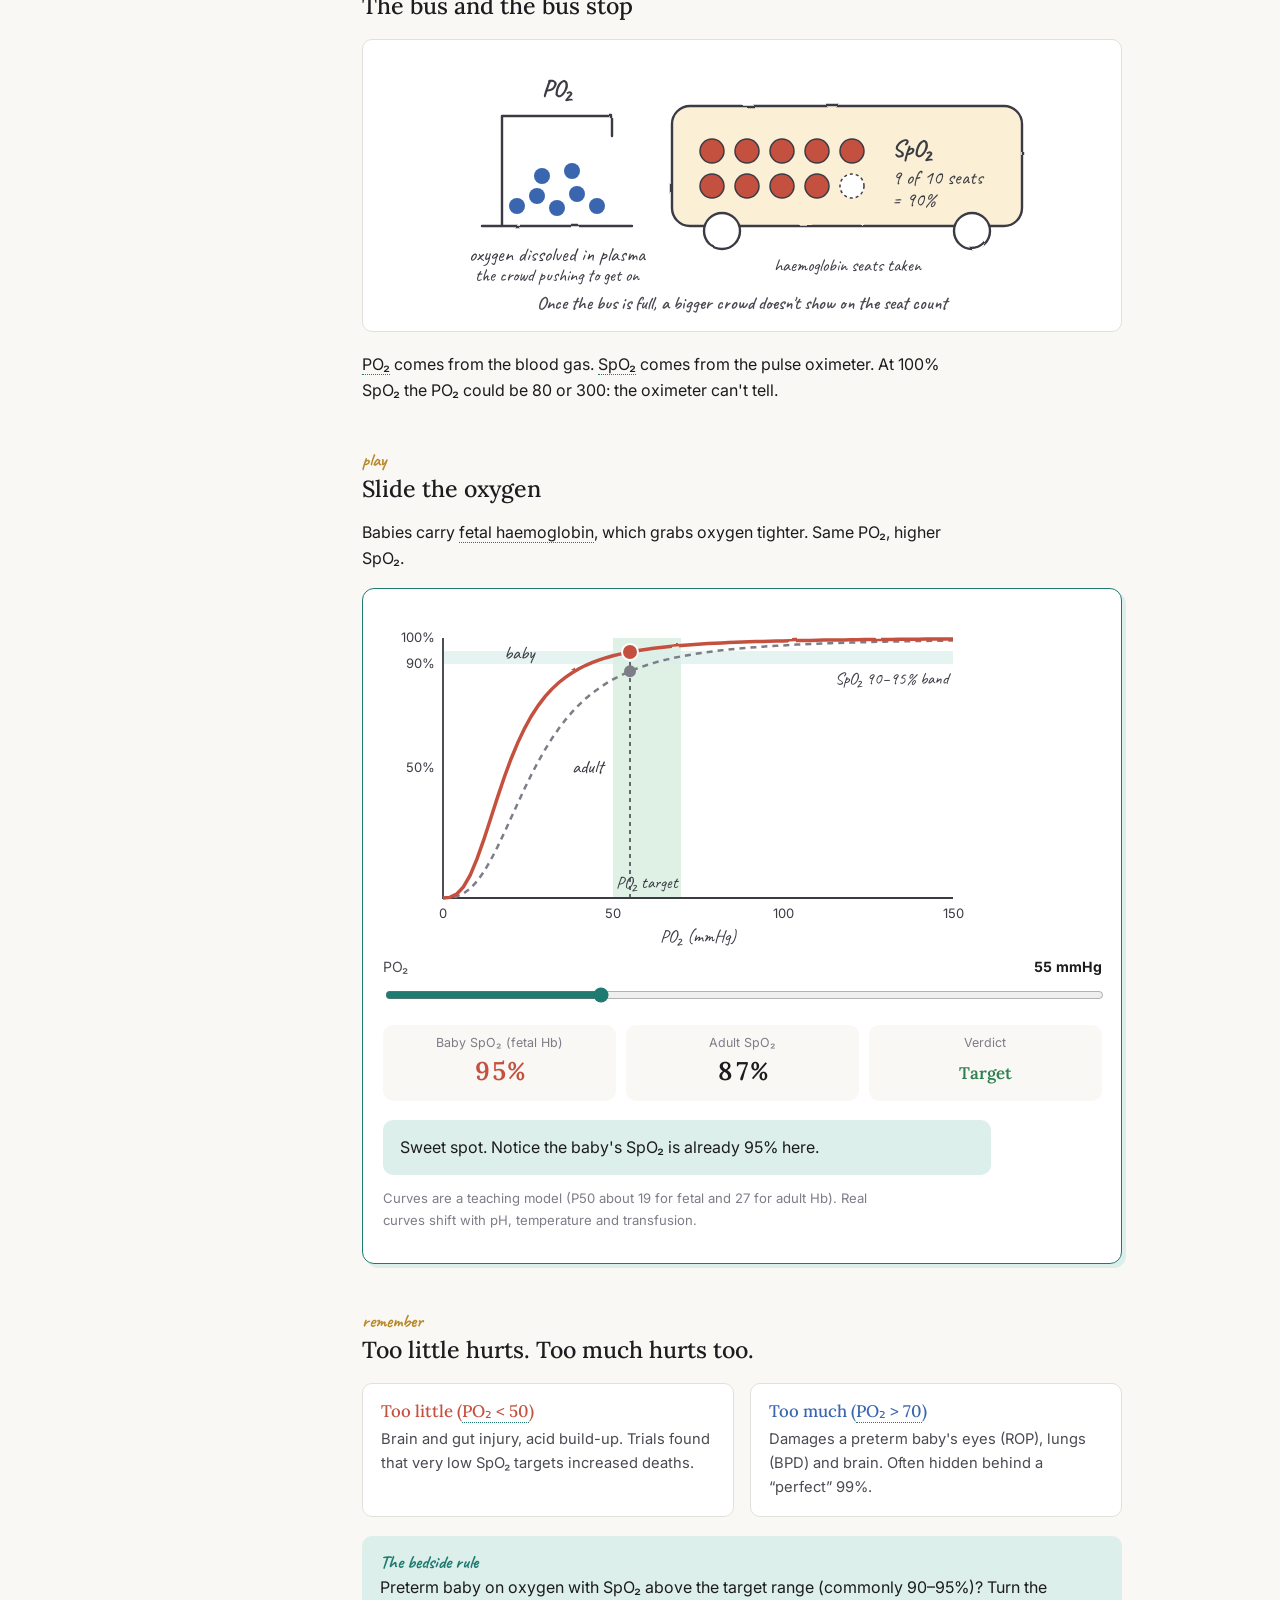
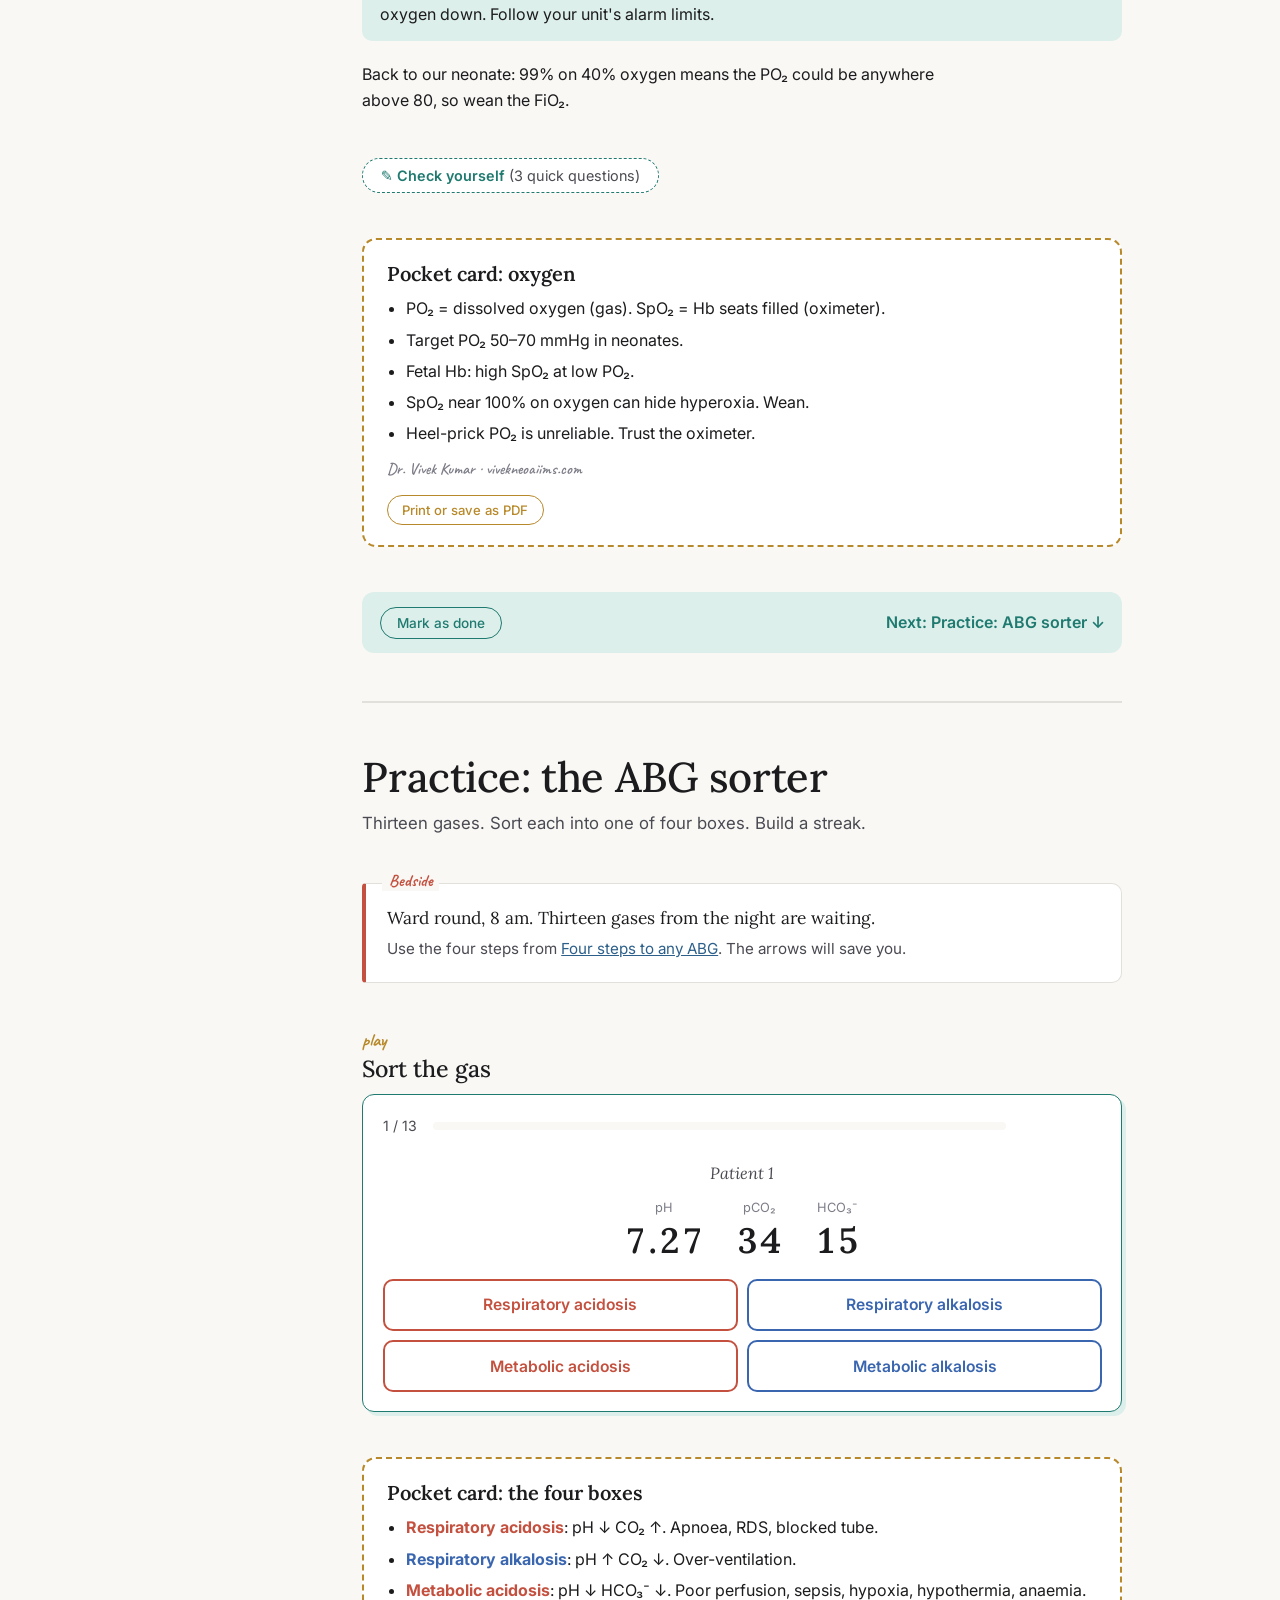
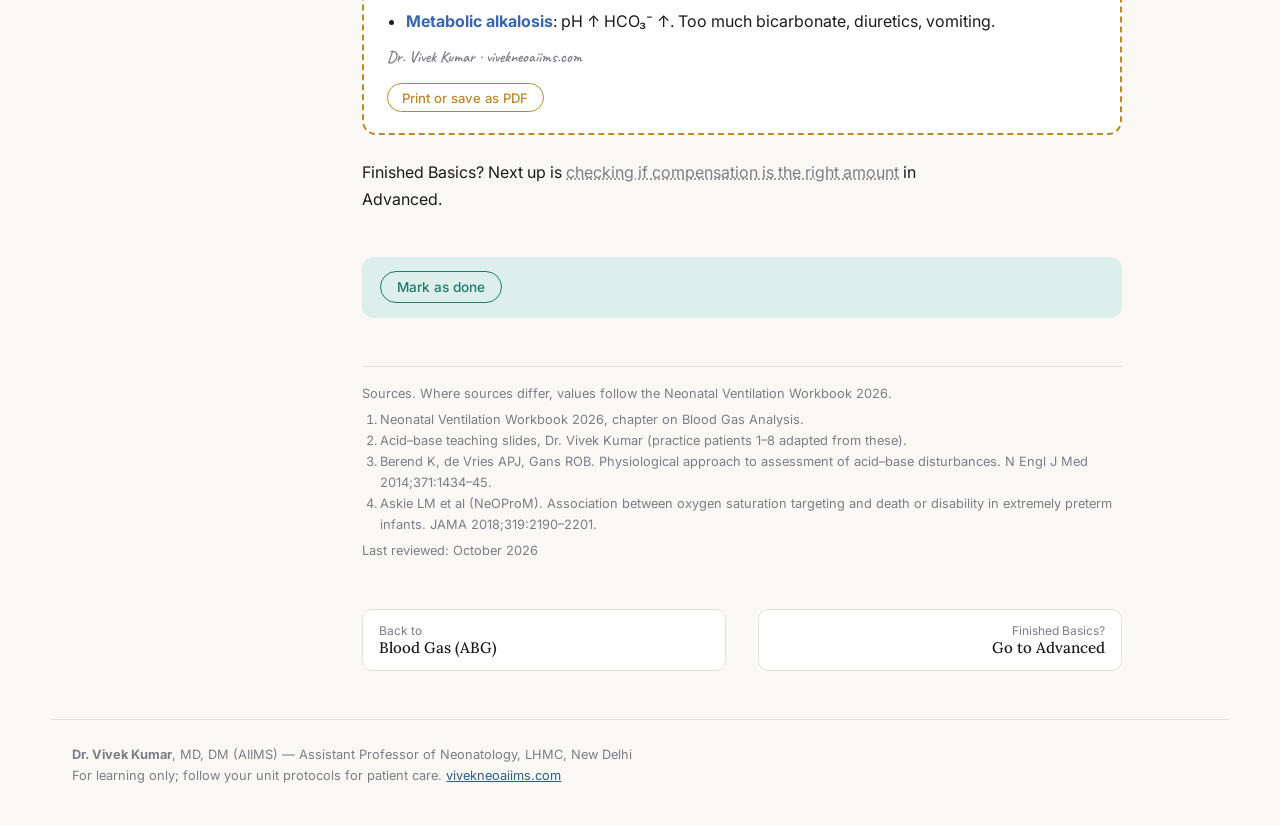
<file: learn/respiratory/abg/basics.html>
<!DOCTYPE html>
<html lang="en">
<head>
<meta charset="UTF-8">
<meta name="viewport" content="width=device-width, initial-scale=1">
<title>Blood Gas (ABG): Basics | Dr. Vivek Kumar</title>
<meta name="description" content="Neonatal blood gas basics for nurses and MBBS students: six interactive sections with simulators, cases and pocket cards.">
<link rel="stylesheet" href="../../assets/learn.css?v=5">
<style>
/* ── page-specific styles, grouped by module ── */

/* Module 1 */
#beam { transition: transform .5s cubic-bezier(.3,1.4,.5,1); transform-origin: 300px 190px; }
  .meter-bar { transition: width .4s; }

/* Module 2 */
.gas-pair { display: grid; grid-template-columns: 1fr 1fr; gap: 1rem; margin-bottom: 1rem; }
  .gas { border: 1px solid var(--rule); border-radius: 10px; padding: .8rem 1rem; background: var(--bg); }
  .gas h3 { font: 700 1.2rem var(--hand); margin: 0 0 .3rem; color: var(--ink-mid); }
  .gas.report h3 { color: var(--acid); }
  .gas dl { display: grid; grid-template-columns: auto 1fr; gap: .2rem .8rem; margin: 0; font-variant-numeric: tabular-nums; }
  .gas dt { color: var(--ink-light); font-size: .88rem; } .gas dd { margin: 0; font-weight: 600; }
  .gas dd.moved { color: var(--acid); } .gas dd i { font-style: normal; font-weight: 400; font-size: .8rem; margin-left: .3rem; }
  .toggles { display: flex; flex-wrap: wrap; gap: .5rem; margin-bottom: 1rem; }
  .why-list { margin: .6rem 0 0; padding-left: 1.1rem; font-size: .9rem; } .why-list li { margin: .2rem 0; }
  @media (max-width: 620px) { .gas-pair { grid-template-columns: 1fr; } }

/* Module 3 */
.pr-wrap { display: grid; grid-template-columns: 260px 1fr; gap: 1.2rem; align-items: start; }
  .receipt { background: #fffef9; border: 1px solid var(--rule); padding: 1rem .9rem 1.4rem; font: .86rem/1.45 'Courier New', monospace; color: #333;
    -webkit-mask: radial-gradient(circle at 6px 100%, transparent 5px, #000 5.5px) -6px 0 / 12px 100% repeat-x; mask: radial-gradient(circle at 6px 100%, transparent 5px, #000 5.5px) -6px 0 / 12px 100% repeat-x; }
  .receipt .hd { text-align: center; border-bottom: 1px dashed #bbb; padding-bottom: .4rem; margin-bottom: .4rem; }
  .receipt .grp { color: #999; margin-top: .5rem; }
  .receipt button { all: unset; display: flex; justify-content: space-between; width: 100%; padding: .12rem .35rem; border-radius: 4px; cursor: pointer; box-sizing: border-box; }
  .receipt button:hover, .receipt button.sel { background: var(--lvl-light); }
  .receipt button:focus-visible { outline: 2px solid var(--gold); }
  .receipt button.hl-m { background: #dff0e5; } .receipt button.hl-e { background: #fbefd5; } .receipt button.hl-c { background: #dfe8f7; }
  .explain { background: var(--bg); border-radius: 10px; padding: 1rem 1.1rem; min-height: 9rem; }
  .explain h3 { font: 600 1.2rem var(--serif); margin: 0 0 .2rem; }
  .explain .kind { font: 700 1.05rem var(--hand); }
  .k-m { color: var(--ok); } .k-e { color: var(--gold); } .k-c { color: var(--alk); }
  @media (max-width: 680px) { .pr-wrap { grid-template-columns: 1fr; } }
  body.teach .out-steps { margin-top: .5rem; } body.teach .out-steps li { padding: .3rem 0; } body.teach .final { margin-top: .5rem; }
  body.teach .receipt { font-size: .8rem; line-height: 1.2; } body.teach .receipt button { padding: .05rem .35rem; }
  body.teach .explain { font-size: 1.3rem; }
  body.teach .gas { padding: .5rem .9rem; } body.teach .gas-pair { margin-bottom: .5rem; }

/* Module 4 */
.inputs { display: grid; grid-template-columns: repeat(3, 1fr); gap: .8rem; }
  .inputs label { font-size: .85rem; color: var(--ink-mid); display: block; }
  .inputs input { width: 100%; font: 600 1.4rem var(--serif); padding: .4rem .6rem; border: 1.5px solid var(--rule); border-radius: 8px; background: var(--bg); color: var(--ink); }
  .inputs input:focus { border-color: var(--lvl); outline: none; }
  .out-steps { list-style: none; padding: 0; margin: 1rem 0 0; }
  .out-steps li { display: flex; gap: .8rem; align-items: flex-start; padding: .55rem 0; border-bottom: 1px dashed var(--rule); opacity: 0; transform: translateY(4px); transition: .3s; }
  .out-steps li.show { opacity: 1; transform: none; }
  .out-steps .s { flex-shrink: 0; font: 700 1.3rem/1.2 var(--hand); color: var(--lvl); width: 1.6rem; }
  .final { margin-top: 1rem; font: 600 1.35rem var(--serif); }
  @media (max-width: 520px) { .inputs input { font-size: 1.15rem; } }

/* Module 5 */
.two-read { display: grid; grid-template-columns: repeat(3, 1fr); gap: .6rem; text-align: center; margin: .6rem 0; }
  .two-read div { background: var(--bg); border-radius: 10px; padding: .5rem; }
  .two-read small { display: block; color: var(--ink-light); font-size: .78rem; }
  .two-read b { font: 600 1.6rem var(--serif); font-variant-numeric: tabular-nums; }

/* Module 6 */
.game-top { display: flex; justify-content: space-between; align-items: center; gap: 1rem; margin-bottom: .8rem; font-size: .88rem; color: var(--ink-mid); }
  .prog { flex: 1; height: 8px; background: var(--bg); border-radius: 4px; overflow: hidden; }
  .prog i { display: block; height: 100%; background: var(--lvl); transition: width .3s; }
  .streak { font: 700 1.2rem var(--hand); color: var(--gold); min-width: 5rem; text-align: right; }
  .gascard { text-align: center; padding: .8rem 0 1rem; }
  .gascard .story { font: italic 1.02rem var(--serif); color: var(--ink-mid); margin: 0 auto .6rem; max-width: 30em; min-height: 1.5em; }
  .vals3 { display: flex; justify-content: center; gap: 2rem; flex-wrap: wrap; }
  .vals3 div small { display: block; font-size: .8rem; color: var(--ink-light); }
  .vals3 div b { font: 600 2.2rem var(--serif); font-variant-numeric: tabular-nums; }
  .answers { display: grid; grid-template-columns: 1fr 1fr; gap: .6rem; }
  .answers button { font: 600 .98rem var(--sans); padding: .9rem; border-radius: 10px; border: 2px solid; cursor: pointer; background: var(--paper); }
  .answers .a-acid { border-color: var(--acid); color: var(--acid); } .answers .a-alk { border-color: var(--alk); color: var(--alk); }
  .answers button:hover:not(:disabled) { transform: translateY(-1px); box-shadow: 0 3px 0 currentColor; }
  .answers button.right { background: var(--ok-light); border-color: var(--ok); color: var(--ok); }
  .answers button.wrong { background: var(--acid-light); }
  .answers button:disabled { cursor: default; opacity: .9; }
  .fb { margin-top: 1rem; padding: .9rem 1rem; border-radius: 10px; background: var(--bg); }
  .fb ol { margin: .3rem 0 .6rem; padding-left: 1.2rem; font-size: .92rem; }
  .fb .head { font: 700 1.35rem var(--hand); }
  .nextbtn { font: 600 .95rem var(--sans); background: var(--lvl); color: #fff; border: 0; border-radius: 20px; padding: .55rem 1.3rem; cursor: pointer; }
  .end { text-align: center; padding: 1rem 0; }
  .end .score { font: 600 3.4rem var(--serif); color: var(--lvl); }
  .shake { animation: shake .35s; } @keyframes shake { 25% { transform: translateX(-5px); } 75% { transform: translateX(5px); } }
</style>
</head>
<body data-page="level" data-topic="abg" data-level="basics">
<main>

<header class="level-head">
  <div class="who">Basics: for nurses &amp; MBBS students</div>
  <h1>Blood gas, made simple</h1>
  <p class="web-only">Six short sections, about 40 minutes. Do them in order or jump around using the menu. Your progress saves in this browser.</p>
  <a class="teach-cta web-only" href="?teach">▶ Teach this in class</a>
  <p class="teach-only presenter">Dr. Vivek Kumar<br><span>Assistant Professor of Neonatology, LHMC, New Delhi</span><br><span>vivekneoaiims.com</span></p>
</header>

<!-- ══════════ MODULE 1 ══════════ -->
<section class="module" id="why-blood-gas" data-module="abg-b-01">
<header class="mod-head">
  <h2>Why blood gas?</h2>
  <p>Blood is a seesaw. One side is an acid the lungs control, the other a base the kidneys control. Keep it level and the baby's cells work.</p>
</header>

<section class="beat">
  <div class="hook">
    <p>A 30-week preterm neonate, 4 hours old. Grunting, chest pulling in, on CPAP.</p>
    <p>The resident says, “Let's send a gas.”</p>
    <p class="ask">What can one blood sample tell us that the monitor can't? Let's find out.</p>
  </div>
</section>

<section class="beat" id="players">
  <h3 data-beat="picture it">Two players, two speeds</h3>
  <figure class="sketch">
    <svg viewBox="0 0 640 260" width="640" role="img" aria-label="Lungs remove CO2 in minutes; kidneys adjust bicarbonate over days">
      <g filter="url(#sketchy)" fill="none" stroke="#3b3b44" stroke-width="2.4" stroke-linecap="round" stroke-linejoin="round">
        <!-- lungs -->
        <path d="M150 60 v40" />
        <path d="M150 100 q-10 6 -22 10 M150 100 q10 6 22 10" />
        <path d="M128 80 C90 70 70 120 74 170 C78 200 110 205 130 190 C140 170 140 120 128 80Z" fill="#dfe8f7"/>
        <path d="M172 80 C210 70 230 120 226 170 C222 200 190 205 170 190 C160 170 160 120 172 80Z" fill="#dfe8f7"/>
        <!-- speed lines -->
        <path d="M245 110 h40 M250 128 h30 M245 146 h40" stroke="#3a66b0"/>
        <!-- kidney -->
        <path d="M455 80 C410 70 390 120 400 160 C410 200 470 205 480 170 C470 150 465 140 478 125 C495 110 490 85 455 80Z" fill="#f8e1dc"/>
        <path d="M520 85 C565 75 585 125 575 165 C565 205 505 205 495 170 C505 150 510 140 497 125 C480 110 485 90 520 85Z" fill="#f8e1dc"/>
        <!-- tortoise-ish slow dots -->
        <path d="M600 140 h6 M600 160 h6" stroke="#c4513f"/>
      </g>
      <text x="150" y="40" text-anchor="middle" font-size="26" font-weight="700">Lungs</text>
      <text x="150" y="235" text-anchor="middle" font-size="21">blow off CO₂ (acid)</text>
      <text x="150" y="257" text-anchor="middle" font-size="21" fill="#3a66b0">in minutes</text>
      <text x="490" y="40" text-anchor="middle" font-size="26" font-weight="700">Kidneys</text>
      <text x="490" y="235" text-anchor="middle" font-size="21">keep or dump HCO₃⁻ (base)</text>
      <text x="490" y="257" text-anchor="middle" font-size="21" fill="#c4513f">in 2–3 days</text>
      <text x="320" y="125" text-anchor="middle" font-size="40">vs</text>
    </svg>
    <figcaption>Fast sprinter, slow but steady</figcaption>
  </figure>
  <p><span class="term" data-term="pco2">CO₂</span> is an acid. Breathe less and it piles up. <span class="term" data-term="hco3">HCO₃⁻</span> is a base. The kidneys hold on to it or let it go.</p>
</section>

<section class="beat" id="seesaw">
  <h3 data-beat="play">Tip the seesaw</h3>
  <p>Move the sliders, or tap a situation. Watch <span class="term" data-term="ph">pH</span> follow.</p>
  <div class="sim">
    <svg viewBox="0 60 600 200" width="600" role="img" aria-label="Seesaw simulator">
      <g id="beam">
        <g filter="url(#sketchy)" stroke="#3b3b44" stroke-width="3" stroke-linecap="round" fill="none">
          <path d="M70 190 L530 190"/>
          <path d="M60 190 l20 0 M520 190 l20 0"/>
          <path d="M60 188 q50 -5 100 0 M440 188 q50 -5 100 0"/>
        </g>
        <g id="leftLoad"></g><g id="rightLoad"></g>
        <text x="110" y="236" text-anchor="middle" font-size="22" fill="#c4513f">CO₂ · acid</text>
        <text x="490" y="236" text-anchor="middle" font-size="22" fill="#3a66b0">HCO₃⁻ · base</text>
      </g>
      <path d="M300 192 L270 250 L330 250Z" fill="#e2e0da" stroke="#3b3b44" stroke-width="2.5" filter="url(#sketchy)"/>
    </svg>
    <div class="readout">
      <span>pH</span><span class="big" id="phOut">7.40</span><span class="verdict" id="phVerdict">Normal</span>
    </div>
    <p class="note" style="text-align:center;margin-top:0" id="hOut"></p>
    <div class="sim-row">
      <div class="ctl"><label for="co2">pCO₂ (lungs) <b id="co2v">40</b></label><input type="range" id="co2" min="15" max="100" value="40"><small>mmHg, normal 35–45</small></div>
      <div class="ctl"><label for="hco3">HCO₃⁻ (kidneys) <b id="hco3v">24</b></label><input type="range" id="hco3" min="5" max="45" value="24"><small>mEq/L, normal 20–24</small></div>
    </div>
    <div class="presets" id="presets">
      <button class="chip on" data-c="40" data-h="24" data-say="Level seesaw. This is where we want every baby.">Healthy baby</button>
      <button class="chip" data-c="70" data-h="24" data-say="Breathing too little → CO₂ piles up → <b class='c-acid'>respiratory acidosis</b>.">Apnoea / tired breathing</button>
      <button class="chip" data-c="25" data-h="24" data-say="Ventilator rate too high → CO₂ washed out → <b class='c-alk'>respiratory alkalosis</b>.">Over-ventilated</button>
      <button class="chip" data-c="40" data-h="12" data-say="Poor perfusion → lactic acid eats up HCO₃⁻ → <b class='c-acid'>metabolic acidosis</b>.">Shock or sepsis</button>
      <button class="chip" data-c="40" data-h="36" data-say="Losing stomach acid → base left over → <b class='c-alk'>metabolic alkalosis</b>.">Repeated vomiting</button>
      <button class="chip" data-c="70" data-h="40" data-say="Same high CO₂, but 3 days later the kidneys have stored base. pH is back near normal: <b>compensation</b>.">Apnoea, 3 days later</button>
    </div>
    <p class="tip" id="say" style="margin-bottom:0">Level seesaw. This is where we want every baby.</p>
  </div>
</section>

<section class="beat" id="log">
  <h3 data-beat="surprise">Small number, big change</h3>
  <p>pH 7.1 looks close to 7.4. It isn't. pH is a log scale, so every 0.3 drop <b>doubles</b> the acid.</p>
  <figure class="sketch">
    <svg viewBox="0 0 560 210" width="560" role="img" aria-label="Hydrogen ion concentration at different pH values">
      <g class="sans" font-size="14">
        <text x="70" y="40" text-anchor="end" font-size="22">pH 7.4</text>
        <text x="70" y="85" text-anchor="end" font-size="22">pH 7.2</text>
        <text x="70" y="130" text-anchor="end" font-size="22">pH 7.1</text>
        <text x="70" y="175" text-anchor="end" font-size="22">pH 6.8</text>
      </g>
      <g filter="url(#sketchy)" stroke="#3b3b44" stroke-width="2">
        <rect x="85" y="22" width="100" height="26" rx="4" fill="#dff0e5"/>
        <rect x="85" y="67" width="158" height="26" rx="4" fill="#f8e1dc"/>
        <rect x="85" y="112" width="200" height="26" rx="4" fill="#f3c2b8"/>
        <rect x="85" y="157" width="398" height="26" rx="4" fill="#c4513f"/>
      </g>
      <text x="195" y="42" font-size="20">40 units of acid</text>
      <text x="253" y="87" font-size="20">63</text>
      <text x="295" y="132" font-size="20">80, double!</text>
      <text x="493" y="177" font-size="20">160</text>
    </svg>
    <figcaption>H⁺ in nanomoles per litre</figcaption>
  </figure>
  <hr class="slide-break">
  <div class="duo">
    <div><h3>Why babies tip easily</h3><p>Fewer buffers in blood, kidneys still immature, lungs fragile. Small insults swing pH fast.</p></div>
    <div><h3>Why we send a gas</h3><p>It's the only test that shows acid, CO₂ and oxygen together. It's the gold standard for breathing and perfusion.</p></div>
  </div>
</section>

<section class="beat">
  <h3 data-beat="try it">Quick check</h3>
  <div id="quiz1"></div>
</section>

<section class="beat">
  <div class="pocket">
    <h3>Pocket card: the seesaw</h3>
    <ul>
      <li>CO₂ = acid, set by the <b>lungs</b> (minutes).</li>
      <li>HCO₃⁻ = base, set by the <b>kidneys</b> (days).</li>
      <li>pH below 7.35 = acidosis. Above 7.45 = alkalosis.</li>
      <li>Every 0.3 fall in pH = double the acid.</li>
    </ul>
    <div class="sig">Dr. Vivek Kumar · vivekneoaiims.com</div>
  </div>
</section>
</section>

<!-- ══════════ MODULE 2 ══════════ -->
<section class="module" id="good-sample" data-module="abg-b-02">
<header class="mod-head">
  <h2>Getting a good sample</h2>
  <p>A perfect reading of a bad sample is still wrong. Most “strange” gases are made in the syringe, not in the baby.</p>
</header>

<section class="beat">
  <div class="hook">
    <p>10:00 am. A gas is drawn from the neonate. The machine is busy, so the syringe waits on the counter with a tiny bubble at the top.</p>
    <p>10:45 am. Report: PO₂ <b>108</b>. Her monitor showed SpO₂ 90% all morning.</p>
    <p class="ask">Is the baby getting too much oxygen? Or is the syringe lying?</p>
  </div>
</section>

<section class="beat" id="sites">
  <h3 data-beat="picture it">Where to sample from</h3>
  <figure class="sketch">
    <svg viewBox="0 0 620 250" width="620" role="img" aria-label="Which sample site is reliable for pH, pCO2 and PO2">
      <g class="sans" font-size="15" fill="#4a4a52">
        <text x="235" y="40" text-anchor="middle" font-size="22">Umbilical / arterial line</text>
        <text x="395" y="40" text-anchor="middle" font-size="22">Arterial stab</text>
        <text x="540" y="40" text-anchor="middle" font-size="22">Warmed heel</text>
        <text x="20" y="100" font-size="24">pH</text>
        <text x="20" y="150" font-size="24">pCO₂</text>
        <text x="20" y="200" font-size="24">PO₂</text>
      </g>
      <g fill="none" stroke-width="4" stroke-linecap="round" stroke-linejoin="round" filter="url(#sketchy)">
        <g stroke="#2f8150">
          <path d="M222 92 l9 10 l18 -20"/><path d="M222 142 l9 10 l18 -20"/><path d="M222 192 l9 10 l18 -20"/>
          <path d="M382 92 l9 10 l18 -20"/><path d="M382 192 l9 10 l18 -20"/>
          <path d="M527 92 l9 10 l18 -20"/><path d="M527 142 l9 10 l18 -20"/>
        </g>
        <path d="M383 140 q12 -10 24 0 t24 0" stroke="#b8892a"/>
        <path d="M528 185 l22 22 M550 185 l-22 22" stroke="#c4513f"/>
        <path d="M80 120 H600 M80 170 H600" stroke="#e2e0da" stroke-width="1.5"/>
      </g>
      <text x="440" y="157" font-size="17" fill="#b8892a">crying changes it</text>
      <text x="235" y="240" text-anchor="middle" font-size="19" fill="#2f8150">best, no disturbance</text>
      <text x="395" y="240" text-anchor="middle" font-size="19">painful, baby may cry</text>
      <text x="540" y="240" text-anchor="middle" font-size="19" fill="#c4513f">never trust PO₂</text>
    </svg>
    <figcaption>Arterial is gold. A warmed heel is fine for pH and CO₂.</figcaption>
  </figure>
  <p>A <span class="term" data-term="capillary">capillary sample</span> mixes arterial and venous blood, so its PO₂ is meaningless. Use the pulse oximeter for oxygen instead (<a data-to="abg-b-05#curve">Oxygen: PO₂ vs SpO₂</a>).</p>
</section>

<section class="beat" id="errors">
  <h3 data-beat="play">Sample gone wrong</h3>
  <p>Left is what's really in the baby's artery. Add mistakes and watch the report drift.</p>
  <div class="sim">
    <div class="toggles" id="toggles">
      <button class="chip" data-k="bubble" aria-pressed="false">Air bubble left in</button>
      <button class="chip" data-k="heparin" aria-pressed="false">Too much heparin</button>
      <button class="chip" data-k="ice" aria-pressed="false">Kept on ice slush</button>
    </div>
    <div class="ctl" style="margin-bottom:1rem"><label for="delay">Waiting before analysis <b id="delayv">0 min</b></label><input type="range" id="delay" min="0" max="90" step="5" value="0"></div>
    <div class="gas-pair">
      <div class="gas"><h3>Truth in the baby</h3><dl id="truth"></dl></div>
      <div class="gas report"><h3>What the report says</h3><dl id="report"></dl></div>
    </div>
    <ul class="why-list" id="whyList"></ul>
    <p class="note">Delay follows the workbook table: every 10 minutes at 37 °C pH falls 0.01, pCO₂ rises 0.1 and PO₂ falls 0.1 mmHg; on ice (4 °C) it is ten times slower. Bubble and heparin sizes are illustrative.</p>
  </div>
  <p>Back to our neonate: a bubble plus 45 minutes of waiting explains that PO₂ of 108. Try it: tick the bubble and slide to 45 min. The <span class="term" data-term="air-bubble">air bubble</span> is the main culprit.</p>
</section>

<section class="beat" id="rules">
  <h3 data-beat="remember">Six habits for a clean gas</h3>
  <figure class="sketch">
    <svg viewBox="0 0 620 170" width="620" role="img" aria-label="Six steps of good sampling">
      <g fill="none" stroke="#3b3b44" stroke-width="2.4" stroke-linecap="round" filter="url(#sketchy)">
        <circle cx="55" cy="60" r="34" fill="#dcefeb"/><circle cx="157" cy="60" r="34" fill="#dcefeb"/><circle cx="259" cy="60" r="34" fill="#dcefeb"/>
        <circle cx="361" cy="60" r="34" fill="#dcefeb"/><circle cx="463" cy="60" r="34" fill="#dcefeb"/><circle cx="565" cy="60" r="34" fill="#dcefeb"/>
        <path d="M89 60 h34 M191 60 h34 M293 60 h34 M395 60 h34 M497 60 h34" stroke-dasharray="4 5"/>
      </g>
      <g font-size="30" text-anchor="middle">
        <text x="55" y="70">😌</text><text x="157" y="70">🫧</text><text x="259" y="70">🔄</text>
        <text x="361" y="70">🧊</text><text x="463" y="70">⏱️</text><text x="565" y="70">⌨️</text>
      </g>
      <g font-size="19" text-anchor="middle">
        <text x="55" y="125">calm baby</text><text x="157" y="125">push out</text><text x="157" y="145">bubbles</text>
        <text x="259" y="125">cap and</text><text x="259" y="145">roll gently</text><text x="361" y="125">ice slush,</text><text x="361" y="145">not cubes</text>
        <text x="463" y="125">run in 15 min</text><text x="463" y="145">(1 hr on ice)</text><text x="565" y="125">enter temp,</text><text x="565" y="145">FiO₂, Hb</text>
      </g>
    </svg>
  </figure>
  <div class="tip"><b>Why type in temperature, FiO₂ and Hb?</b>The machine measures at 37 °C and calculates oxygen values from what you enter. A cooled baby or a wrong <span class="term" data-term="fio2">FiO₂</span> gives wrong numbers. See them on the printout in <a data-to="abg-b-03#printout">Reading the printout</a>.</div>
</section>

<section class="beat">
  <h3 data-beat="try it">Quick check</h3>
  <div id="quiz2"></div>
</section>

<section class="beat">
  <div class="pocket">
    <h3>Pocket card: clean gas checklist</h3>
    <ol>
      <li>Arterial line is best. Heel is fine for pH and CO₂, never PO₂.</li>
      <li>No bubbles. Cap it. Roll gently.</li>
      <li>Analyse within 15 min, or within 1 hour on ice slush.</li>
      <li>Enter baby's temperature, FiO₂ and Hb.</li>
      <li>Weird result? Suspect the syringe before the baby.</li>
    </ol>
    <div class="sig">Dr. Vivek Kumar · vivekneoaiims.com</div>
  </div>
</section>
</section>

<!-- ══════════ MODULE 3 ══════════ -->
<section class="module" id="reading-printout" data-module="abg-b-03">
<header class="mod-head">
  <h2>Reading the printout</h2>
  <p>The machine prints 20-odd lines. It actually measures only a few. Know which numbers are real and which are maths.</p>
</header>

<section class="beat">
  <div class="hook">
    <p>3 am. The gas machine beeps and prints a long slip. The intern reads it top to bottom and gets lost by line six.</p>
    <p class="ask">Which lines matter first? Tap through the slip below.</p>
  </div>
</section>

<section class="beat" id="printout">
  <h3 data-beat="play">Tap any line</h3>
  <div class="presets" id="hlBtns" style="margin:0 0 1rem">
    <button class="chip" data-hl="m">Measured</button>
    <button class="chip" data-hl="e">You type in</button>
    <button class="chip" data-hl="c">Calculated</button>
  </div>
  <div class="sim pr-wrap">
    <div class="receipt" id="receipt" aria-label="Sample blood gas printout"></div>
    <div class="explain" id="explain" aria-live="polite">
      <h3>Start at the top</h3>
      <p>Tap pH, then pCO₂, then HCO₃⁻. Those three are 90% of the story.</p>
    </div>
  </div>
  <hr class="slide-break">
  <div class="tip"><b>The machine only truly measures three gas values</b>pH, pCO₂ and PO₂, plus electrolytes and lactate on many machines. HCO₃⁻, <span class="term" data-term="be">base excess</span> and saturation are calculated from them. If the sample was bad (<a data-to="abg-b-02#errors">Getting a good sample</a>), every calculated line is bad too.</div>
</section>

<section class="beat" id="normals">
  <h3 data-beat="picture it">Normal values for newborns</h3>
  <p class="note" style="margin-top:0">From the Neonatal Ventilation Workbook 2026.</p>
  <figure class="sketch">
    <svg viewBox="0 0 620 300" width="620" role="img" aria-label="Normal neonatal ranges for blood gas values">
      <g id="bars"></g>
    </svg>
    <figcaption>Green zone = normal. Left of it is low, right is high.</figcaption>
  </figure>
  <hr class="slide-break">
  <div class="tip"><b>Remember three round numbers</b>pH <b>7.40</b>, pCO₂ <b>40</b>, HCO₃⁻ <b>24</b>. Every interpretation compares against these.</div>
  <p>Two habits matter as much as the numbers. Read the gas <b>with the baby</b>, not in isolation. And compare with the <b>last gas</b>: the trend tells you if your treatment is working.</p>
</section>

<section class="beat">
  <h3 data-beat="try it">Quick check</h3>
  <div id="quiz3"></div>
</section>

<section class="beat">
  <div class="pocket">
    <h3>Pocket card: the printout</h3>
    <ul>
      <li>Read first: <b>pH → pCO₂ → HCO₃⁻</b>, then PO₂.</li>
      <li>Measured: pH, pCO₂, PO₂ (plus Na, K, lactate).</li>
      <li>Calculated: HCO₃⁻, BE, sO₂. Only as good as the sample.</li>
      <li>Normal: pH 7.35–7.45, pCO₂ 35–45, PO₂ 50–70, HCO₃⁻ 20–24, BE −4 to +2. Hypercapnia: pCO₂ above 50.</li>
      <li>Always compare with the previous gas.</li>
    </ul>
    <div class="sig">Dr. Vivek Kumar · vivekneoaiims.com</div>
  </div>
</section>
</section>

<!-- ══════════ MODULE 4 ══════════ -->
<section class="module" id="four-steps" data-module="abg-b-04">
<header class="mod-head">
  <h2>Four steps to any ABG</h2>
  <p>Acid or alkali? Lungs or kidneys? Is the other side helping? One problem or two? That's the whole method.</p>
</header>

<section class="beat">
  <div class="hook">
    <p>The neonate's gas from the printout: <b>pH 7.26, pCO₂ 55, HCO₃⁻ 24.0</b>.</p>
    <p class="ask">By the end of this page you'll name it in ten seconds.</p>
  </div>
</section>

<section class="beat" id="steps">
  <h3 data-beat="picture it">The four questions</h3>
  <figure class="sketch">
    <svg viewBox="0 0 640 310" width="640" role="img" aria-label="Four-step flow for ABG interpretation">
      <g fill="none" stroke="#3b3b44" stroke-width="2.4" stroke-linecap="round" stroke-linejoin="round" filter="url(#sketchy)">
        <rect x="8" y="20" width="140" height="110" rx="14" fill="#dcefeb"/>
        <rect x="170" y="20" width="140" height="110" rx="14" fill="#dcefeb"/>
        <rect x="332" y="20" width="140" height="110" rx="14" fill="#dcefeb"/>
        <rect x="494" y="20" width="140" height="110" rx="14" fill="#dcefeb"/>
        <path d="M150 75 h16 m-8 -7 l8 7 l-8 7"/><path d="M312 75 h16 m-8 -7 l8 7 l-8 7"/><path d="M474 75 h16 m-8 -7 l8 7 l-8 7"/>
      </g>
      <g font-size="28" font-weight="700" fill="#1f7a70"><text x="20" y="48">1</text><text x="182" y="48">2</text><text x="344" y="48">3</text><text x="506" y="48">4</text></g>
      <text x="78" y="78" text-anchor="middle" font-size="22">pH</text><text x="78" y="104" text-anchor="middle" font-size="17">acid or alkali?</text>
      <text x="240" y="78" text-anchor="middle" font-size="22">Culprit</text><text x="240" y="104" text-anchor="middle" font-size="17">CO₂, HCO₃⁻, BE</text>
      <text x="402" y="78" text-anchor="middle" font-size="22">Helper?</text><text x="402" y="104" text-anchor="middle" font-size="17">compensation</text>
      <text x="564" y="78" text-anchor="middle" font-size="22">One or two?</text><text x="564" y="104" text-anchor="middle" font-size="17">simple or mixed</text>
      <g filter="url(#sketchy)" stroke-width="4" stroke-linecap="round" fill="none">
        <path d="M150 200 v60 m-10 -12 l10 12 l10 -12" stroke="#c4513f"/>
        <path d="M220 260 v-60 m-10 12 l10 -12 l10 12" stroke="#3b3b44"/>
        <path d="M420 200 v60 m-10 -12 l10 12 l10 -12" stroke="#c4513f"/>
        <path d="M490 200 v60 m-10 -12 l10 12 l10 -12" stroke="#3a66b0"/>
      </g>
      <text x="150" y="292" text-anchor="middle" font-size="20">pH</text>
      <text x="220" y="292" text-anchor="middle" font-size="20">CO₂</text>
      <text x="185" y="188" text-anchor="middle" font-size="22" font-weight="700">Opposite → Respiratory</text>
      <text x="420" y="292" text-anchor="middle" font-size="20">pH</text>
      <text x="490" y="292" text-anchor="middle" font-size="20">HCO₃⁻</text>
      <text x="455" y="188" text-anchor="middle" font-size="22" font-weight="700">Same way → Metabolic</text>
    </svg>
    <figcaption>ROME: Respiratory Opposite, Metabolic Equal. Then find the cause.</figcaption>
  </figure>
  <div class="duo">
    <div><h3>Why “opposite” for lungs?</h3><p>CO₂ is acid. More CO₂ means a lower pH, so they move in opposite directions.</p></div>
    <div><h3>Why “same” for metabolic?</h3><p>HCO₃⁻ is base. Less HCO₃⁻ means a lower pH, so they move together.</p></div>
  </div>
  <hr class="slide-break">
  <p>In step 2, <span class="term" data-term="be">base excess</span> backs up HCO₃⁻: below −4 points to metabolic acidosis, above +2 to metabolic alkalosis.</p>
  <p>Step 3 is <span class="term" data-term="compensation">compensation</span>. The healthy organ pushes the other way to rescue pH:</p>
  <div class="duo trio">
    <div><h3>Uncompensated</h3><p>Other side still normal. pH off.</p></div>
    <div><h3>Partially</h3><p>Other side moving. pH still off.</p></div>
    <div><h3>Fully</h3><p>Other side moved. pH back in range.</p></div>
  </div>
  <div class="tip"><b>Step 4: one problem or two?</b>Simple disorder: pCO₂ and HCO₃⁻ move the <b>same</b> direction. Mixed disorder: they move in <b>opposite</b> directions, both dragging pH the same way. Example: a baby with RDS (CO₂ ↑) who becomes septic (HCO₃⁻ ↓).</div>
</section>

<section class="beat" id="decoder">
  <h3 data-beat="play">The ABG decoder</h3>
  <p>Type any gas or pick one. The decoder walks the four steps for you.</p>
  <div class="sim">
    <div class="inputs">
      <div><label for="iph">pH</label><input id="iph" type="number" step="0.01" min="6.5" max="8" value="7.26" inputmode="decimal"></div>
      <div><label for="ico2">pCO₂</label><input id="ico2" type="number" step="1" min="5" max="150" value="55" inputmode="decimal"></div>
      <div><label for="ihco3">HCO₃⁻</label><input id="ihco3" type="number" step="0.1" min="2" max="60" value="24.0" inputmode="decimal"></div>
    </div>
    <div class="presets" id="presets4">
      <button class="chip" data-v="7.26,55,24.0">Our neonate</button>
      <button class="chip" data-v="7.10,38,11.5">Septic shock</button>
      <button class="chip" data-v="7.36,60,33">Chronic lung disease</button>
      <button class="chip" data-v="7.55,26,22">Over-ventilated</button>
      <button class="chip" data-v="7.52,46,37">Pyloric stenosis</button>
      <button class="chip" data-v="7.40,40,24">Normal</button>
    </div>
    <ol class="out-steps" id="out" aria-live="polite"></ol>
    <div class="final" id="final"></div>
  </div>
  <p class="note">Decoder uses the workbook's neonatal ranges: pH 7.35–7.45, pCO₂ 35–45, HCO₃⁻ 20–24. Is the compensation the <i>right amount</i>? That's <a data-to="abg-a-02">Advanced: Winter's formula</a>.</p>
</section>

<section class="beat">
  <h3 data-beat="try it">Quick check</h3>
  <div id="quiz4"></div>
  <p>Want more? <a data-to="abg-b-06">The ABG sorter</a> has 13 gases to race through.</p>
</section>

<section class="beat">
  <div class="pocket">
    <h3>Pocket card: four steps</h3>
    <ol>
      <li><b>pH</b>: below 7.35 acidosis, above 7.45 alkalosis. Normal pH can still hide a disorder, so always do steps 2–4.</li>
      <li><b>Culprit</b>: CO₂ moved opposite to pH → respiratory. HCO₃⁻ (and BE) moved same way → metabolic.</li>
      <li><b>Helper</b>: pH normal = well compensated, close to normal = partial, far off = uncompensated.</li>
      <li><b>Simple or mixed</b>: pCO₂ and HCO₃⁻ same direction = simple. Opposite = mixed. Call senior.</li>
    </ol>
    <p style="margin:.6rem 0 0">Then: find and treat the cause.</p>
    <div class="sig">Dr. Vivek Kumar · vivekneoaiims.com</div>
  </div>
</section>
</section>

<!-- ══════════ MODULE 5 ══════════ -->
<section class="module" id="oxygen" data-module="abg-b-05">
<header class="mod-head">
  <h2>Oxygen: PO₂ vs SpO₂</h2>
  <p>Two numbers, two different things. Mixing them up is how preterm babies get too much oxygen.</p>
</header>

<section class="beat">
  <div class="hook">
    <p>The neonate is on 40% oxygen. The monitor shows SpO₂ <b>99%</b>. Everyone relaxes.</p>
    <p class="ask">Should they? What could the PO₂ be?</p>
  </div>
</section>

<section class="beat" id="bus">
  <h3 data-beat="picture it">The bus and the bus stop</h3>
  <figure class="sketch">
    <svg viewBox="0 0 640 230" width="640" role="img" aria-label="Analogy: PO2 is the crowd at the bus stop, SpO2 is how full the bus seats are">
      <g fill="none" stroke="#3b3b44" stroke-width="2.4" stroke-linecap="round" stroke-linejoin="round" filter="url(#sketchy)">
        <rect x="250" y="50" width="350" height="120" rx="18" fill="#fbefd5"/>
        <circle cx="300" cy="175" r="18" fill="#fff"/><circle cx="550" cy="175" r="18" fill="#fff"/>
        <path d="M60 170 h150 M80 170 v-110 h110 v20"/>
      </g>
      <g fill="#c4513f" stroke="#3b3b44" stroke-width="1.5">
        <circle cx="290" cy="95" r="12"/><circle cx="325" cy="95" r="12"/><circle cx="360" cy="95" r="12"/><circle cx="395" cy="95" r="12"/><circle cx="430" cy="95" r="12"/>
        <circle cx="290" cy="130" r="12"/><circle cx="325" cy="130" r="12"/><circle cx="360" cy="130" r="12"/><circle cx="395" cy="130" r="12"/>
      </g>
      <circle cx="430" cy="130" r="12" fill="#fff" stroke="#3b3b44" stroke-width="1.5" stroke-dasharray="3 3"/>
      <g fill="#3a66b0">
        <circle cx="95" cy="150" r="8"/><circle cx="115" cy="140" r="8"/><circle cx="135" cy="152" r="8"/><circle cx="155" cy="138" r="8"/><circle cx="175" cy="150" r="8"/><circle cx="120" cy="120" r="8"/><circle cx="150" cy="115" r="8"/>
      </g>
      <text x="135" y="40" text-anchor="middle" font-size="24" font-weight="700">PO₂</text>
      <text x="135" y="205" text-anchor="middle" font-size="20">oxygen dissolved in plasma</text>
      <text x="135" y="225" text-anchor="middle" font-size="18" fill="#7d7d88">the crowd pushing to get on</text>
      <text x="470" y="100" font-size="24" font-weight="700">SpO₂</text>
      <text x="470" y="128" font-size="20">9 of 10 seats</text>
      <text x="470" y="150" font-size="20">= 90%</text>
      <text x="425" y="215" text-anchor="middle" font-size="18" fill="#7d7d88">haemoglobin seats taken</text>
    </svg>
    <figcaption>Once the bus is full, a bigger crowd doesn't show on the seat count</figcaption>
  </figure>
  <p><span class="term" data-term="po2">PO₂</span> comes from the blood gas. <span class="term" data-term="spo2">SpO₂</span> comes from the pulse oximeter. At 100% SpO₂ the PO₂ could be 80 or 300: the oximeter can't tell.</p>
</section>

<section class="beat" id="curve">
  <h3 data-beat="play">Slide the oxygen</h3>
  <p>Babies carry <span class="term" data-term="hbf">fetal haemoglobin</span>, which grabs oxygen tighter. Same PO₂, higher SpO₂.</p>
  <div class="sim">
    <svg viewBox="0 0 600 340" width="600" role="img" aria-label="Oxygen dissociation curves for fetal and adult haemoglobin">
      <rect id="zoneT" x="0" y="0" width="0" height="0" fill="#dff0e5"/>
      <rect id="zoneB" x="0" y="0" width="0" height="0" fill="#dcefeb" opacity=".7"/>
      <g id="axes" stroke="#3b3b44" stroke-width="1.8" fill="none"></g>
      <path id="adult" fill="none" stroke="#7d7d88" stroke-width="2.5" stroke-dasharray="6 5"/>
      <path id="fetal" fill="none" stroke="#c4513f" stroke-width="3.5" filter="url(#sketchy)"/>
      <line id="vline" stroke="#3b3b44" stroke-width="1.5" stroke-dasharray="4 4"/>
      <circle id="dotA" r="6" fill="#7d7d88"/><circle id="dotF" r="8" fill="#c4513f" stroke="#fff" stroke-width="2"/>
      <g id="labels"></g>
    </svg>
    <div class="ctl"><label for="po2">PO₂ <b id="po2v">55 mmHg</b></label><input type="range" id="po2" min="15" max="150" value="55"></div>
    <div class="two-read">
      <div><small>Baby SpO₂ (fetal Hb)</small><b id="sf" class="c-acid">–</b></div>
      <div><small>Adult SpO₂</small><b id="sa">–</b></div>
      <div><small>Verdict</small><b id="vd" style="font-size:1.05rem;line-height:2.3">–</b></div>
    </div>
    <p class="tip" id="msg" style="margin-bottom:0"></p>
    <p class="note">Curves are a teaching model (P50 about 19 for fetal and 27 for adult Hb). Real curves shift with pH, temperature and transfusion.</p>
  </div>
</section>

<section class="beat" id="why">
  <h3 data-beat="remember">Too little hurts. Too much hurts too.</h3>
  <div class="duo">
    <div><h3 class="c-acid">Too little (<span class="term" data-term="hypoxia">PO₂ &lt; 50</span>)</h3><p>Brain and gut injury, acid build-up. Trials found that very low SpO₂ targets increased deaths.</p></div>
    <div><h3 class="c-alk">Too much (<span class="term" data-term="hyperoxia">PO₂ &gt; 70</span>)</h3><p>Damages a preterm baby's eyes (ROP), lungs (BPD) and brain. Often hidden behind a “perfect” 99%.</p></div>
  </div>
  <div class="tip"><b>The bedside rule</b>Preterm baby on oxygen with SpO₂ above the target range (commonly 90–95%)? Turn the oxygen down. Follow your unit's alarm limits.</div>
  <p>Back to our neonate: 99% on 40% oxygen means the PO₂ could be anywhere above 80, so wean the FiO₂.</p>
</section>

<section class="beat">
  <h3 data-beat="try it">Quick check</h3>
  <div id="quiz5"></div>
</section>

<section class="beat">
  <div class="pocket">
    <h3>Pocket card: oxygen</h3>
    <ul>
      <li>PO₂ = dissolved oxygen (gas). SpO₂ = Hb seats filled (oximeter).</li>
      <li>Target PO₂ 50–70 mmHg in neonates.</li>
      <li>Fetal Hb: high SpO₂ at low PO₂.</li>
      <li>SpO₂ near 100% on oxygen can hide hyperoxia. Wean.</li>
      <li>Heel-prick PO₂ is unreliable. Trust the oximeter.</li>
    </ul>
    <div class="sig">Dr. Vivek Kumar · vivekneoaiims.com</div>
  </div>
</section>
</section>

<!-- ══════════ MODULE 6 ══════════ -->
<section class="module" id="practice" data-module="abg-b-06">
<header class="mod-head">
  <h2>Practice: the ABG sorter</h2>
  <p>Thirteen gases. Sort each into one of four boxes. Build a streak.</p>
</header>

<section class="beat">
  <div class="hook">
    <p>Ward round, 8 am. Thirteen gases from the night are waiting.</p>
    <p class="ask">Use the four steps from <a data-to="abg-b-04#steps">Four steps to any ABG</a>. The arrows will save you.</p>
  </div>
</section>

<section class="beat" id="game">
  <h3 data-beat="play">Sort the gas</h3>
  <div class="sim" id="arena"></div>
</section>

<section class="beat">
  <div class="pocket">
    <h3>Pocket card: the four boxes</h3>
    <ul>
      <li><b class="c-acid">Respiratory acidosis</b>: pH ↓ CO₂ ↑. Apnoea, RDS, blocked tube.</li>
      <li><b class="c-alk">Respiratory alkalosis</b>: pH ↑ CO₂ ↓. Over-ventilation.</li>
      <li><b class="c-acid">Metabolic acidosis</b>: pH ↓ HCO₃⁻ ↓. Poor perfusion, sepsis, hypoxia, hypothermia, anaemia.</li>
      <li><b class="c-alk">Metabolic alkalosis</b>: pH ↑ HCO₃⁻ ↑. Too much bicarbonate, diuretics, vomiting.</li>
    </ul>
    <div class="sig">Dr. Vivek Kumar · vivekneoaiims.com</div>
  </div>
  <p style="margin-top:1.5rem">Finished Basics? Next up is <a data-to="abg-a-02">checking if compensation is the right amount</a> in Advanced.</p>
</section>
</section>

<section class="refs" id="sources">
  Sources. Where sources differ, values follow the Neonatal Ventilation Workbook 2026.
  <ol>
    <li>Neonatal Ventilation Workbook 2026, chapter on Blood Gas Analysis.</li>
    <li>Acid–base teaching slides, Dr. Vivek Kumar (practice patients 1–8 adapted from these).</li>
    <li>Berend K, de Vries APJ, Gans ROB. Physiological approach to assessment of acid–base disturbances. N Engl J Med 2014;371:1434–45.</li>
    <li>Askie LM et al (NeOProM). Association between oxygen saturation targeting and death or disability in extremely preterm infants. JAMA 2018;319:2190–2201.</li>
  </ol>
  Last reviewed: October 2026
</section>

</main>
<script src="../../assets/registry.js?v=5"></script>
<script src="../../assets/glossary.js?v=5"></script>
<script src="../../assets/learn.js?v=5"></script>
<script>
/* ══════════ MODULE 1 ══════════ */
(function () {
  var co2 = document.getElementById('co2'), hco3 = document.getElementById('hco3');
  function load(g, x, n, kind) {
    var s = '';
    for (var i = 0; i < n; i++) {
      var cx = x - 40 + (i % 5) * 20, cy = 176 - Math.floor(i / 5) * 20;
      s += kind === 'acid'
        ? '<circle cx="' + cx + '" cy="' + cy + '" r="8.5" fill="#f3c2b8" stroke="#c4513f" stroke-width="2"/>'
        : '<rect x="' + (cx - 8) + '" y="' + (cy - 8) + '" width="16" height="16" rx="3" fill="#c9d8f1" stroke="#3a66b0" stroke-width="2"/>';
    }
    g.innerHTML = s;
  }
  function draw() {
    var c = +co2.value, h = +hco3.value, ph = Learn.hh(h, c);
    document.getElementById('co2v').textContent = c;
    document.getElementById('hco3v').textContent = h;
    load(document.getElementById('leftLoad'), 110, Math.round(c / 7), 'acid');
    load(document.getElementById('rightLoad'), 490, Math.round(h / 3.4), 'base');
    var ang = Math.max(-18, Math.min(18, (ph - 7.4) * 55));
    document.getElementById('beam').style.transform = 'rotate(' + ang + 'deg)';
    var out = document.getElementById('phOut'), v = document.getElementById('phVerdict');
    out.textContent = ph.toFixed(2);
    var st = ph < 7.35 ? ['Acidosis', 'v-acid', 'c-acid'] : ph > 7.45 ? ['Alkalosis', 'v-alk', 'c-alk'] : ['Normal', 'v-ok', 'c-ok'];
    v.textContent = st[0]; v.className = 'verdict ' + st[1]; out.className = 'big ' + st[2];
    document.getElementById('hOut').textContent = 'Acid (H⁺): ' + Math.round(Learn.hplus(ph)) + ' nmol/L, normal about 40';
  }
  function manual() { document.querySelectorAll('#presets .chip').forEach(function (b) { b.classList.remove('on'); });
    document.getElementById('say').innerHTML = 'You are driving. Push CO₂ up, then raise HCO₃⁻ to rescue the pH.'; draw(); }
  co2.oninput = manual; hco3.oninput = manual;
  document.querySelectorAll('#presets .chip').forEach(function (b) {
    b.onclick = function () {
      document.querySelectorAll('#presets .chip').forEach(function (x) { x.classList.remove('on'); });
      b.classList.add('on'); co2.value = b.dataset.c; hco3.value = b.dataset.h;
      document.getElementById('say').innerHTML = b.dataset.say; draw();
    };
  });
  draw();

  Learn.quiz('quiz1', [
    { q: 'A baby is breathing too slowly. What happens to CO₂ and pH?', o: ['CO₂ up, pH down', 'CO₂ down, pH up', 'CO₂ up, pH up'], a: 0, why: 'Less breathing keeps CO₂ (acid) in, so pH falls. That\'s respiratory acidosis.' },
    { q: 'Which organ corrects pH fastest?', o: ['Kidneys', 'Lungs', 'Liver'], a: 1, why: 'Lungs change CO₂ within minutes. Kidneys take 2–3 days.' },
    { q: 'pH 7.10 vs 7.40: how much more acid is there?', o: ['About 4% more', 'About double', 'Ten times'], a: 1, why: 'pH is a log scale. A 0.3 drop doubles H⁺ (40 → 80 nmol/L).' }
  ]);
})();

/* ══════════ MODULE 2 ══════════ */
(function () {
  var T = { ph: 7.30, co2: 50, po2: 58 }; T.hco3 = 0.03 * T.co2 * Math.pow(10, T.ph - 6.1);
  var on = { bubble: false, heparin: false, ice: false };
  var delay = document.getElementById('delay');
  function row(k, v, dec, base) {
    var moved = base != null && Math.abs(v - base) > (dec ? 0.005 : 0.5);
    var arrow = moved ? (v > base ? '▲' : '▼') : '';
    return '<dt>' + k + '</dt><dd class="' + (moved ? 'moved' : '') + '">' + v.toFixed(dec) + (arrow ? '<i>' + arrow + '</i>' : '') + '</dd>';
  }
  function render() {
    var m = +delay.value, f = on.ice ? 0.1 : 1, k = m / 10 * f, ph = T.ph, co2 = T.co2, po2 = T.po2, why = [];
    ph -= 0.01 * k; co2 += 0.1 * k; po2 -= 0.1 * k;
    if (m > 0) why.push(on.ice ? 'On ice slush the cells barely metabolise, so the drift is ten times smaller.' :
      'Blood cells keep living in the syringe: they use O₂ and make CO₂ and acid. pH drifts down.');
    if (on.bubble) { po2 = po2 + (150 - po2) * 0.55; ph += Math.log10(1 / 0.85); co2 *= 0.85; why.push('Room air has PO₂ ~150 and almost no CO₂. A bubble drags the sample toward air.'); }
    if (on.heparin) { co2 *= 0.86; ph -= 0.02; why.push('Extra liquid heparin dilutes the sample: pCO₂ and the calculated HCO₃⁻ read falsely low.'); }
    if (!why.length) why.push('No errors. Report matches the baby.');
    var hco3 = 0.03 * co2 * Math.pow(10, ph - 6.1);
    document.getElementById('truth').innerHTML = row('pH', T.ph, 2) + row('pCO₂', T.co2, 0) + row('PO₂', T.po2, 0) + row('HCO₃⁻', T.hco3, 1);
    document.getElementById('report').innerHTML = row('pH', ph, 2, T.ph) + row('pCO₂', co2, 0, T.co2) + row('PO₂', po2, 0, T.po2) + row('HCO₃⁻', hco3, 1, T.hco3);
    document.getElementById('whyList').innerHTML = why.map(function (w) { return '<li>' + w + '</li>'; }).join('');
    document.getElementById('delayv').textContent = m + ' min';
  }
  document.querySelectorAll('#toggles .chip').forEach(function (b) {
    b.onclick = function () { var k = b.dataset.k; on[k] = !on[k]; b.classList.toggle('on', on[k]); b.setAttribute('aria-pressed', on[k]); render(); };
  });
  delay.oninput = render; render();

  Learn.quiz('quiz2', [
    { q: 'Baby in room air, SpO₂ 86%, gas shows PO₂ 142. Most likely?', o: ['Baby is hyperoxic', 'Air bubble in syringe', 'Machine needs calibration'], a: 1, why: 'A low SpO₂ can\'t sit with a high PO₂. Air contamination pushes PO₂ toward ~150.' },
    { q: 'A syringe waited 50 min at room temperature. The pH will read…', o: ['Falsely high', 'Falsely low', 'Unchanged'], a: 1, why: 'Living cells keep making acid and CO₂, so pH drifts down: 0.01 every 10 min at room temperature (workbook).' },
    { q: 'From a warmed heel-prick, which value should you NOT trust?', o: ['pH', 'pCO₂', 'PO₂'], a: 2, why: 'Capillary PO₂ is unreliable. Use pulse oximetry for oxygenation.' }
  ]);
})();

/* ══════════ MODULE 3 ══════════ */
(function () {
  var L = [
    ['grp', 'Measured'],
    ['m', 'pH', '7.26', 'pH', 'Acid level. Below 7.35, so this baby has acidosis. Always read this first.', 'abg-b-04#steps'],
    ['m', 'pCO2', '55 mmHg', 'pCO₂', 'CO₂, the lung side of the seesaw. High here: the baby isn\'t clearing CO₂ well.', 'abg-b-01#seesaw'],
    ['m', 'pO2', '62 mmHg', 'PO₂', 'Oxygen dissolved in plasma. 50–70 is the usual neonatal target. Fine here.', 'abg-b-05#curve'],
    ['m', 'Na+', '136', 'Sodium', 'Measured electrolyte. Used later for the anion gap in Advanced.', 'abg-a-03'],
    ['m', 'K+', '4.6', 'Potassium', 'Measured. Rises falsely if the sample is haemolysed (squeezed heel).', 'abg-b-02#sites'],
    ['m', 'Lac', '1.8', 'Lactate', 'Acid made when tissues lack oxygen. Above 2–4 suggests poor perfusion, e.g. shock or sepsis.', null],
    ['grp', 'You type in'],
    ['e', 'Temp', '37.0 C', 'Patient temperature', 'The machine analyses at 37 °C. Enter the baby\'s real temperature, e.g. during cooling.', 'abg-b-02#rules'],
    ['e', 'FiO2', '0.40', 'FiO₂', 'Oxygen the baby is breathing. Needed for oxygenation maths like the A–a gradient.', 'abg-b-02#rules'],
    ['e', 'tHb', '15.0 g/dL', 'Haemoglobin', 'Used to calculate base excess and oxygen content. If left blank, the machine guesses.', null],
    ['grp', 'Calculated'],
    ['c', 'HCO3-', '24.0', 'HCO₃⁻', 'The kidney side of the seesaw, calculated from pH and pCO₂. Normal (20–24), so the kidneys haven\'t reacted yet.', 'abg-b-04#steps'],
    ['c', 'BE', '-1.2', 'Base excess', 'Extra (+) or missing (−) base. Normal −4 to +2. Below −4 = metabolic acidosis, above +2 = metabolic alkalosis. Beyond ±10 is clinically significant.', 'abg-a-04'],
    ['c', 'sO2', '93 %', 'Calculated saturation', 'Estimated from PO₂ using an adult curve. Trust the pulse oximeter or a co-oximeter more.', 'abg-b-05#curve'],
    ['c', 'AaDO2', '155', 'A–a gradient', 'Gap between oxygen in the lungs and in the blood. Bigger gap = sicker lungs. Advanced topic.', 'abg-a-06']
  ];
  var rc = document.getElementById('receipt'), ex = document.getElementById('explain');
  var html = '<div class="hd">NICU BLOOD GAS<br>Pt: Neonate  Arterial</div>';
  L.forEach(function (r, i) {
    if (r[0] === 'grp') html += '<div class="grp">-- ' + r[1] + ' --</div>';
    else html += '<button type="button" data-i="' + i + '" data-k="' + r[0] + '"><span>' + r[1] + '</span><span>' + r[2] + '</span></button>';
  });
  rc.innerHTML = html;
  var KIND = { m: ['Measured by the machine', 'k-m'], e: ['You type this in', 'k-e'], c: ['Calculated by the machine', 'k-c'] };
  rc.querySelectorAll('button').forEach(function (b) {
    b.onclick = function () {
      rc.querySelectorAll('button').forEach(function (x) { x.classList.remove('sel'); });
      b.classList.add('sel');
      var r = L[+b.dataset.i], k = KIND[r[0]];
      ex.innerHTML = '<div class="kind ' + k[1] + '">' + k[0] + '</div><h3>' + r[3] + '  <span style="font-weight:400;color:var(--ink-light)">' + r[2] + '</span></h3><p>' + r[4] + '</p>' +
        (r[5] ? '<a data-to="' + r[5] + '">More on this</a>' : '');
      Learn.wire(ex);
      if (innerWidth < 680) ex.scrollIntoView({ behavior: 'smooth', block: 'nearest' });
    };
  });
  document.querySelectorAll('#hlBtns .chip').forEach(function (c) {
    c.onclick = function () {
      var was = c.classList.contains('on');
      document.querySelectorAll('#hlBtns .chip').forEach(function (x) { x.classList.remove('on'); });
      rc.querySelectorAll('button').forEach(function (x) { x.classList.remove('hl-m', 'hl-e', 'hl-c'); });
      if (was) return; c.classList.add('on');
      rc.querySelectorAll('button[data-k="' + c.dataset.hl + '"]').forEach(function (x) { x.classList.add('hl-' + c.dataset.hl); });
    };
  });

  /* range bars */
  var R = [['pH', 7.0, 7.7, 7.35, 7.45, 7.40, ''], ['pCO₂', 20, 70, 35, 45, 40, 'mmHg'], ['PO₂', 20, 120, 50, 70, null, 'mmHg'], ['HCO₃⁻', 10, 34, 20, 24, 22, 'mEq/L'], ['BE', -14, 10, -4, 2, 0, 'mEq/L']];
  var s = '', x0 = 120, w = 420;
  R.forEach(function (r, i) {
    var y = 30 + i * 55, sc = function (v) { return x0 + (v - r[1]) / (r[2] - r[1]) * w; };
    s += '<text x="108" y="' + (y + 16) + '" text-anchor="end" font-size="22">' + r[0] + '</text>';
    s += '<g filter="url(#sketchy)"><rect x="' + x0 + '" y="' + y + '" width="' + w + '" height="22" rx="11" fill="#f3f1ec" stroke="#3b3b44" stroke-width="1.6"/>';
    s += '<rect x="' + sc(r[3]) + '" y="' + y + '" width="' + (sc(r[4]) - sc(r[3])) + '" height="22" fill="#9fd1b0" stroke="#2f8150" stroke-width="1.6"/></g>';
    s += '<text x="' + sc(r[3]) + '" y="' + (y + 42) + '" text-anchor="middle" font-size="17">' + r[3] + '</text>';
    s += '<text x="' + sc(r[4]) + '" y="' + (y + 42) + '" text-anchor="middle" font-size="17">' + r[4] + '</text>';
    s += '<text x="' + (x0 + w + 10) + '" y="' + (y + 16) + '" font-size="16" fill="#7d7d88">' + r[6] + '</text>';
    s += '<text x="' + (x0 + 6) + '" y="' + (y + 16) + '" font-size="15" fill="#c4513f">low</text><text x="' + (x0 + w - 6) + '" y="' + (y + 16) + '" text-anchor="end" font-size="15" fill="#3a66b0">high</text>';
  });
  document.getElementById('bars').innerHTML = s;

  Learn.quiz('quiz3', [
    { q: 'Which of these does the gas machine actually measure?', o: ['HCO₃⁻', 'pCO₂', 'Base excess'], a: 1, why: 'pH, pCO₂ and PO₂ are measured. HCO₃⁻ and BE are calculated from them.' },
    { q: 'A cooled baby (33.5 °C) has a gas sent. What must you do?', o: ['Nothing, the machine knows', 'Enter the baby\'s temperature', 'Warm the syringe first'], a: 1, why: 'The machine runs at 37 °C. It corrects only if you enter the real temperature.' },
    { q: 'Base excess of −12 suggests…', o: ['Metabolic acidosis', 'Respiratory acidosis', 'A normal gas'], a: 0, why: 'A large negative BE means base is missing, which is a metabolic acid load.' }
  ]);
})();

/* ══════════ MODULE 4 ══════════ */
(function () {
  var ph = document.getElementById('iph'), co2 = document.getElementById('ico2'), hc = document.getElementById('ihco3');
  var t;
  function run() {
    var p = parseFloat(ph.value), c = parseFloat(co2.value), b = parseFloat(hc.value);
    var out = document.getElementById('out'), fin = document.getElementById('final');
    if ([p, c, b].some(isNaN)) { out.innerHTML = ''; fin.textContent = 'Enter all three values.'; return; }
    var r = Learn.decode(p, c, b);
    var calc = Learn.hh(b, c), mismatch = Math.abs(calc - p) > 0.06;
    out.innerHTML = r.steps.map(function (s, i) { return '<li><span class="s">' + (i + 1) + '</span><span>' + s + '</span></li>'; }).join('') +
      (mismatch ? '<li><span class="s">!</span><span>These three numbers don\'t fit together (expected pH ≈ ' + calc.toFixed(2) + '). Check for a typo or a <a data-to="abg-b-02#errors">sampling error</a>.</span></li>' : '');
    var cls = r.side === 'acid' ? 'c-acid' : r.side === 'alk' ? 'c-alk' : r.primary === 'normal' ? 'c-ok' : '';
    fin.className = 'final ' + cls;
    fin.innerHTML = r.label + (r.comp && r.comp !== 'borderline' ? ', ' + r.comp : '') + (r.recheck ? ' <a data-to="abg-b-02#errors">Why?</a>' : '') +
      (r.primary === 'mixed' ? ' <a data-to="abg-a-05" style="font-size:.85rem">Mixed disorders</a>' : '');
    Learn.wire(out); Learn.wire(fin);
    clearTimeout(t);
    var lis = out.querySelectorAll('li'), i = 0;
    (function show() { if (i < lis.length) { lis[i++].classList.add('show'); t = setTimeout(show, 260); } })();
  }
  [ph, co2, hc].forEach(function (el) { el.addEventListener('input', function () {
    document.querySelectorAll('#presets4 .chip').forEach(function (x) { x.classList.remove('on'); }); run(); }); });
  document.querySelectorAll('#presets4 .chip').forEach(function (b) {
    b.onclick = function () {
      document.querySelectorAll('#presets4 .chip').forEach(function (x) { x.classList.remove('on'); }); b.classList.add('on');
      var v = b.dataset.v.split(','); ph.value = v[0]; co2.value = v[1]; hc.value = v[2]; run();
    };
  });
  document.querySelector('#presets4 .chip').classList.add('on'); run();

  Learn.quiz('quiz4', [
    { q: 'pH 7.25, pCO₂ 30, HCO₃⁻ 13. Primary problem?', o: ['Respiratory acidosis', 'Metabolic acidosis', 'Respiratory alkalosis'], a: 1, why: 'pH low, HCO₃⁻ low (same way) → metabolic. The low CO₂ is the lungs helping, so it\'s partially compensated.' },
    { q: 'pH 7.16, pCO₂ 68, HCO₃⁻ 23.5. Primary problem?', o: ['Respiratory acidosis', 'Metabolic acidosis', 'Metabolic alkalosis'], a: 0, why: 'pH low, CO₂ high (opposite) → respiratory. HCO₃⁻ is still normal, so it\'s uncompensated: an acute problem.' },
    { q: 'pH 7.38, pCO₂ 62, HCO₃⁻ 35. What best describes it?', o: ['Normal gas', 'Fully compensated respiratory acidosis', 'Metabolic alkalosis'], a: 1, why: 'pH is normal but on the acid side. High CO₂ is the culprit, and high HCO₃⁻ has pulled pH back. Typical of chronic lung disease.' }
  ]);
})();

/* ══════════ MODULE 5 ══════════ */
(function () {
  var X0 = 60, X1 = 570, Y0 = 290, Y1 = 30, PMAX = 150;
  function sat(p, p50) { var r = Math.pow(p / p50, 2.7); return r / (1 + r) * 100; }
  function x(p) { return X0 + p / PMAX * (X1 - X0); } function y(s) { return Y0 - s / 100 * (Y0 - Y1); }
  function path(p50) { var d = ''; for (var p = 0; p <= PMAX; p += 2) d += (p ? 'L' : 'M') + x(p).toFixed(1) + ' ' + y(sat(p, p50)).toFixed(1); return d; }
  document.getElementById('fetal').setAttribute('d', path(19));
  document.getElementById('adult').setAttribute('d', path(27));
  document.getElementById('axes').innerHTML = '<path d="M' + X0 + ' ' + Y1 + ' V' + Y0 + ' H' + X1 + '"/>';
  var zt = document.getElementById('zoneT'); zt.setAttribute('x', x(50)); zt.setAttribute('y', Y1); zt.setAttribute('width', x(70) - x(50)); zt.setAttribute('height', Y0 - Y1);
  var zb = document.getElementById('zoneB'); zb.setAttribute('x', X0); zb.setAttribute('y', y(95)); zb.setAttribute('width', X1 - X0); zb.setAttribute('height', y(90) - y(95));
  var lab = '';
  [0, 50, 100, 150].forEach(function (p) { lab += '<text class="sans" x="' + x(p) + '" y="' + (Y0 + 20) + '" text-anchor="middle" font-size="13">' + p + '</text>'; });
  [50, 90, 100].forEach(function (s) { lab += '<text class="sans" x="' + (X0 - 8) + '" y="' + (y(s) + 4) + '" text-anchor="end" font-size="13">' + s + '%</text>'; });
  lab += '<text x="' + ((X0 + X1) / 2) + '" y="' + (Y0 + 44) + '" text-anchor="middle" font-size="18">PO₂ (mmHg)</text>';
  lab += '<text x="' + (x(60)) + '" y="' + (Y0 - 10) + '" text-anchor="middle" font-size="17" fill="#2f8150">PO₂ target</text>';
  lab += '<text x="' + (X1 - 4) + '" y="' + (y(90) + 20) + '" text-anchor="end" font-size="17" fill="#1f7a70">SpO₂ 90–95% band</text>';
  lab += '<text x="' + x(18) + '" y="' + y(92) + '" font-size="19" fill="#c4513f">baby</text>';
  lab += '<text x="' + x(38) + '" y="' + y(48) + '" font-size="19" fill="#7d7d88">adult</text>';
  document.getElementById('labels').innerHTML = lab;

  var sl = document.getElementById('po2');
  function draw() {
    var p = +sl.value, f = sat(p, 19), a = sat(p, 27);
    document.getElementById('po2v').textContent = p + ' mmHg';
    var vl = document.getElementById('vline'); vl.setAttribute('x1', x(p)); vl.setAttribute('x2', x(p)); vl.setAttribute('y1', Y0); vl.setAttribute('y2', y(f));
    var dF = document.getElementById('dotF'); dF.setAttribute('cx', x(p)); dF.setAttribute('cy', y(f));
    var dA = document.getElementById('dotA'); dA.setAttribute('cx', x(p)); dA.setAttribute('cy', y(a));
    document.getElementById('sf').textContent = Math.round(f) + '%';
    document.getElementById('sa').textContent = Math.round(a) + '%';
    var vd = document.getElementById('vd'), msg = document.getElementById('msg');
    if (p < 50) { vd.textContent = 'Hypoxia'; vd.className = 'c-acid'; msg.innerHTML = 'Low PO₂. The steep part of the curve: small PO₂ changes swing SpO₂ a lot.'; }
    else if (p <= 70) { vd.textContent = 'Target'; vd.className = 'c-ok'; msg.innerHTML = 'Sweet spot. Notice the baby\'s SpO₂ is already ' + Math.round(f) + '% here.'; }
    else { vd.textContent = 'Hyperoxia'; vd.className = 'c-alk'; msg.innerHTML = 'Too much oxygen, yet SpO₂ only climbs from ' + Math.round(sat(70, 19)) + '% to ' + Math.round(f) + '%. The flat top hides it.'; }
  }
  sl.oninput = draw; draw();

  Learn.quiz('quiz5', [
    { q: 'Preterm baby on 35% oxygen, SpO₂ 99%. Best action?', o: ['Leave it, perfect', 'Reduce FiO₂', 'Increase FiO₂'], a: 1, why: 'At 99% the curve is flat, so PO₂ may be very high. Wean to the target range.' },
    { q: 'Same PO₂ of 40. Who shows the higher SpO₂?', o: ['Newborn', 'Adult', 'Same'], a: 0, why: 'Fetal haemoglobin holds oxygen tighter, shifting the curve left.' },
    { q: 'Which number comes from the blood gas machine?', o: ['SpO₂', 'PO₂', 'Both equally'], a: 1, why: 'PO₂ is measured on the gas. SpO₂ is read by the pulse oximeter.' }
  ]);
})();

/* ══════════ MODULE 6 ══════════ */
(function () {
  var CASES = [
    { s: '', v: [7.27, 34, 15] }, { s: '', v: [7.34, 50, 26] }, { s: '', v: [7.45, 48, 32] }, { s: '', v: [7.32, 28, 14] },
    { s: '', v: [7.37, 50, 28] }, { s: '', v: [7.44, 48, 29] }, { s: '', v: [7.45, 28, 22] }, { s: '', v: [7.36, 48, 26] },
    { s: 'Term baby, 1 hour after a difficult delivery, poor tone.', v: [7.08, 40, 11.5] },
    { s: '29-weeker with RDS, tiring on CPAP.', v: [7.16, 70, 24] },
    { s: 'Ventilated preterm, 2 hours after surfactant. Settings unchanged.', v: [7.53, 27, 22] },
    { s: '4-week-old with projectile vomiting for 3 days.', v: [7.51, 47, 37] },
    { s: '12-day-old preterm, lethargic, mottled, CRT 5 s. Late-onset sepsis?', v: [7.22, 29, 11.5] }
  ];
  var BOX = { 'resp-acid': 'Respiratory acidosis', 'resp-alk': 'Respiratory alkalosis', 'meta-acid': 'Metabolic acidosis', 'meta-alk': 'Metabolic alkalosis' };
  var arena = document.getElementById('arena');
  var order, i, score, streak, best;

  function shuffle(a) { a = a.slice(); for (var k = a.length - 1; k > 0; k--) { var j = Math.floor(Math.random() * (k + 1)); var t = a[k]; a[k] = a[j]; a[j] = t; } return a; }
  function start() { order = shuffle(CASES); i = 0; score = 0; streak = 0; best = 0; show(); }

  function show() {
    if (i >= order.length) return end();
    var c = order[i];
    arena.innerHTML =
      '<div class="game-top"><span>' + (i + 1) + ' / ' + order.length + '</span><div class="prog"><i style="width:' + (i / order.length * 100) + '%"></i></div><span class="streak">' + (streak > 1 ? '🔥 ' + streak : '') + '</span></div>' +
      '<div class="gascard"><p class="story">' + (c.s || 'Patient ' + (i + 1)) + '</p><div class="vals3">' +
      '<div><small>pH</small><b>' + c.v[0].toFixed(2) + '</b></div><div><small>pCO₂</small><b>' + c.v[1] + '</b></div><div><small>HCO₃⁻</small><b>' + c.v[2] + '</b></div></div></div>' +
      '<div class="answers">' +
      '<button class="a-acid" data-k="resp-acid">Respiratory acidosis</button><button class="a-alk" data-k="resp-alk">Respiratory alkalosis</button>' +
      '<button class="a-acid" data-k="meta-acid">Metabolic acidosis</button><button class="a-alk" data-k="meta-alk">Metabolic alkalosis</button></div>' +
      '<div id="fb"></div>';
    arena.querySelectorAll('.answers button').forEach(function (b) { b.onclick = function () { answer(b, c); }; });
  }

  function answer(btn, c) {
    var r = Learn.decode(c.v[0], c.v[1], c.v[2]), ok = btn.dataset.k === r.primary;
    arena.querySelectorAll('.answers button').forEach(function (b) { b.disabled = true; if (b.dataset.k === r.primary) b.classList.add('right'); });
    if (ok) { score++; streak++; best = Math.max(best, streak); } else { btn.classList.add('wrong', 'shake'); streak = 0; }
    var fb = document.getElementById('fb');
    fb.innerHTML = '<div class="fb"><div class="head ' + (ok ? 'c-ok' : 'c-acid') + '">' + (ok ? (streak > 2 ? 'On fire!' : 'Correct!') : 'Not this one') + '</div>' +
      '<ol>' + r.steps.map(function (s) { return '<li>' + s + '</li>'; }).join('') + '</ol>' +
      '<button class="nextbtn" type="button">' + (i + 1 < order.length ? 'Next gas' : 'See my score') + '</button></div>';
    var nb = fb.querySelector('.nextbtn'); nb.focus({ preventScroll: true });
    nb.onclick = function () { i++; show(); };
    var s = arena.querySelector('.streak'); s.textContent = streak > 1 ? '🔥 ' + streak : '';
  }

  function end() {
    var pct = score / order.length;
    if (pct >= 0.6) Learn.done('abg-b-06');
    arena.innerHTML = '<div class="end"><div class="score">' + score + ' / ' + order.length + '</div>' +
      '<p>Best streak: ' + best + '</p><p>' + (pct === 1 ? 'Perfect sort. You\'re ready for Advanced.' : pct >= 0.75 ? 'Strong. Replay to lock it in.' : 'Revisit the arrows in Four steps to any ABG, then try again.') + '</p>' +
      '<button class="nextbtn" type="button" id="again">Play again (new order)</button></div>';
    document.getElementById('again').onclick = start;
  }
  start();
})();

</script>
</body>
</html>
</file>
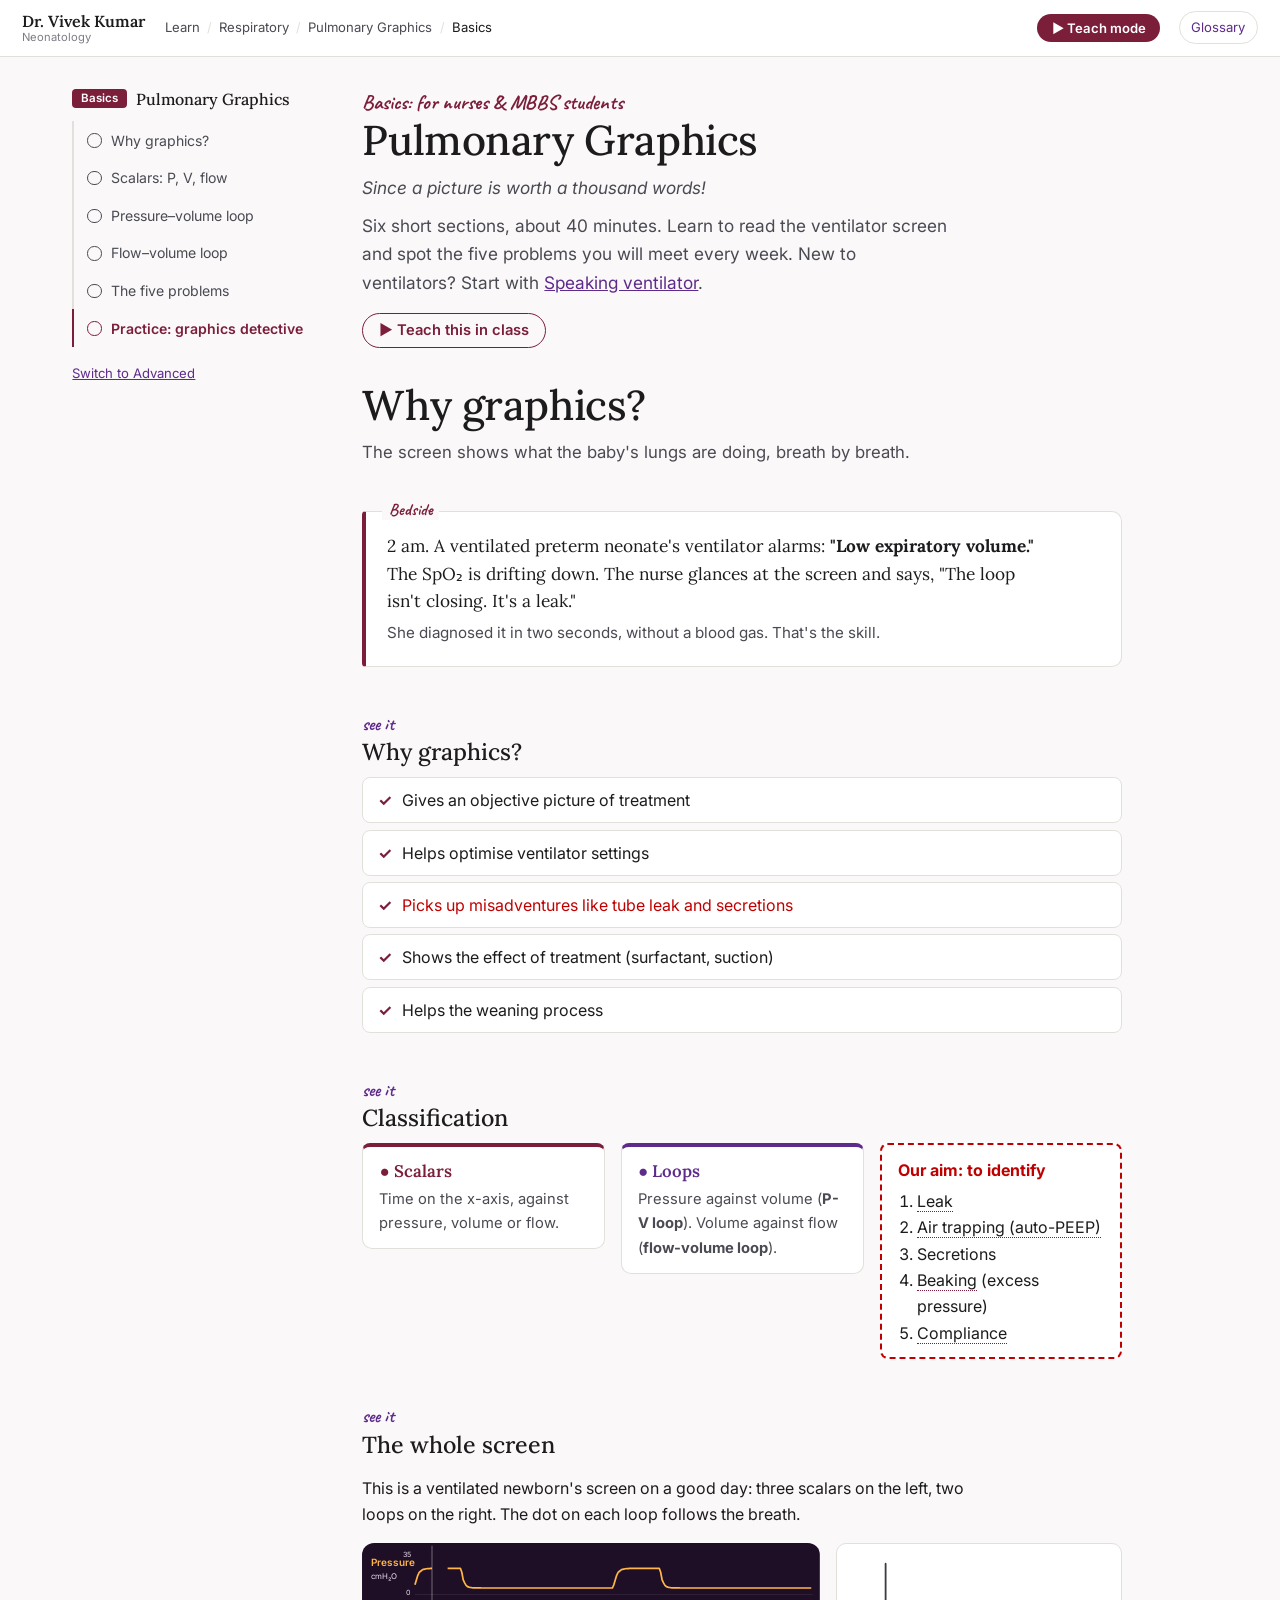
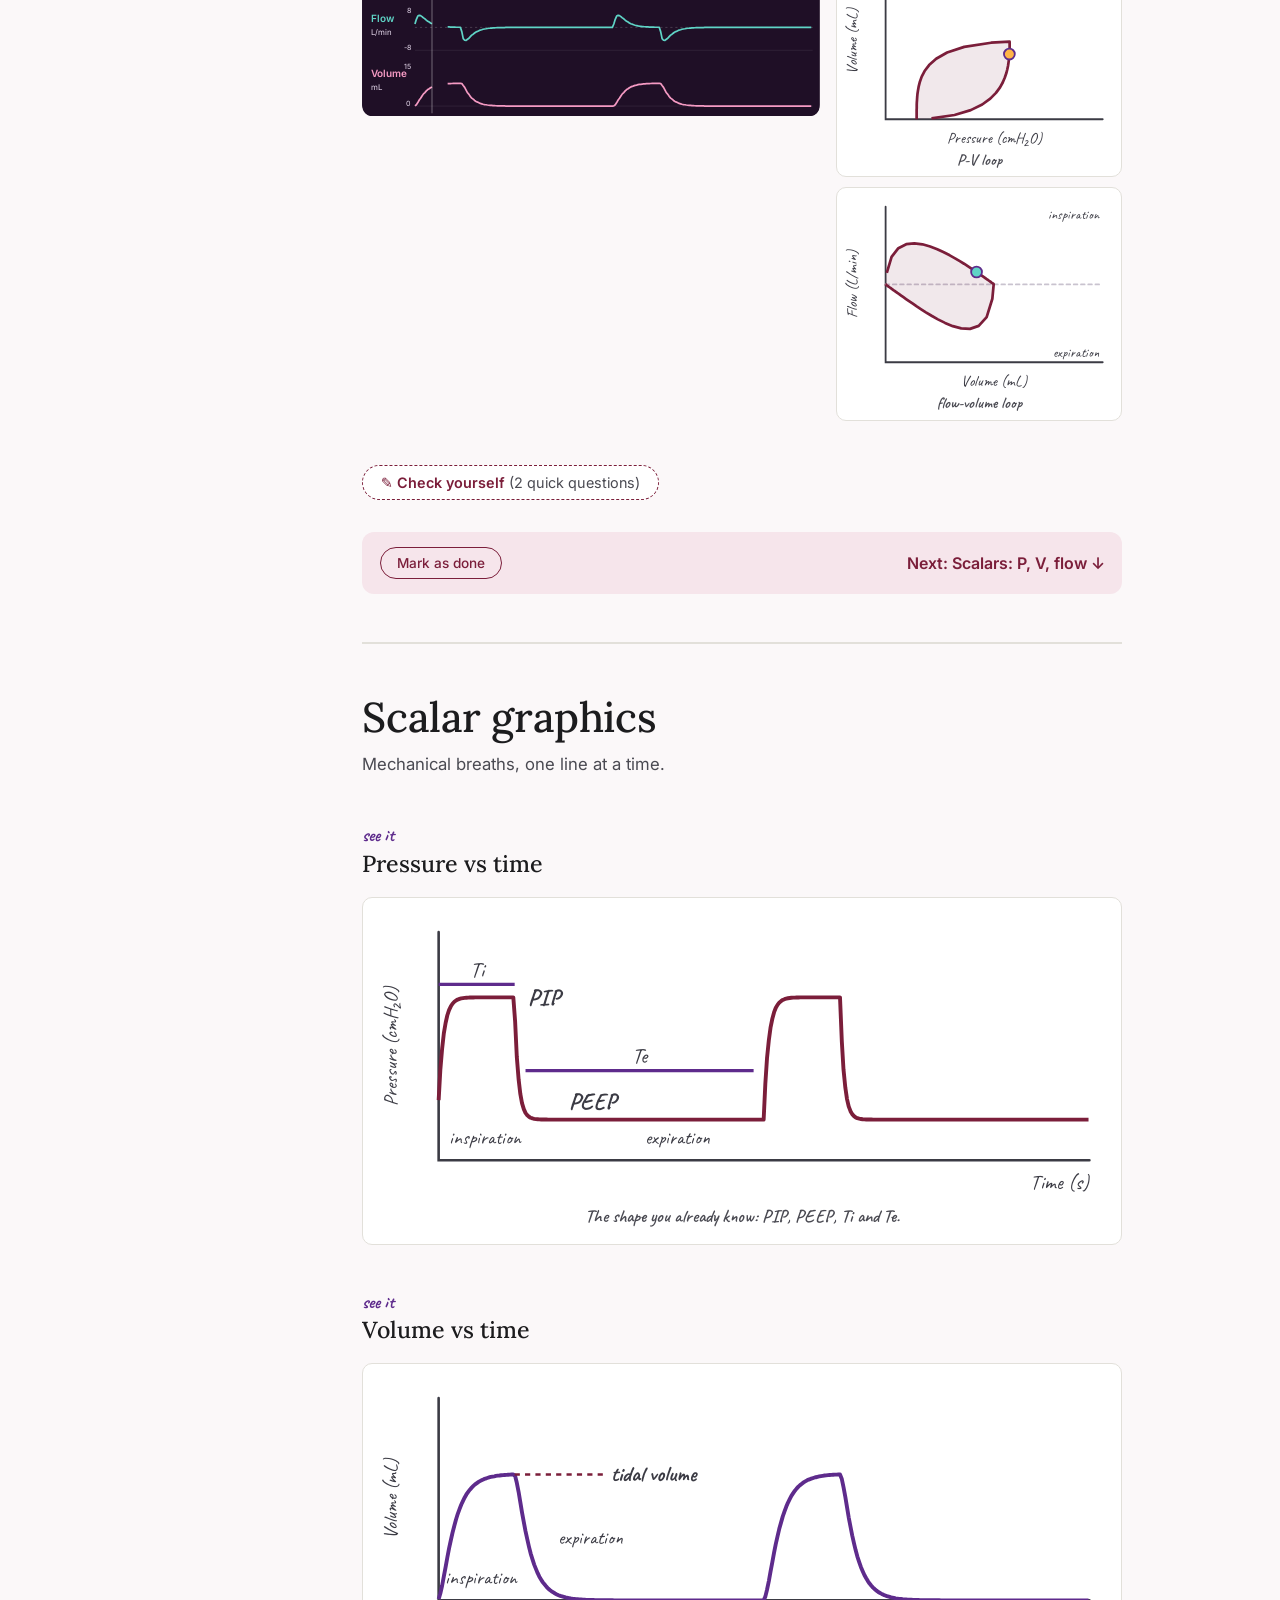
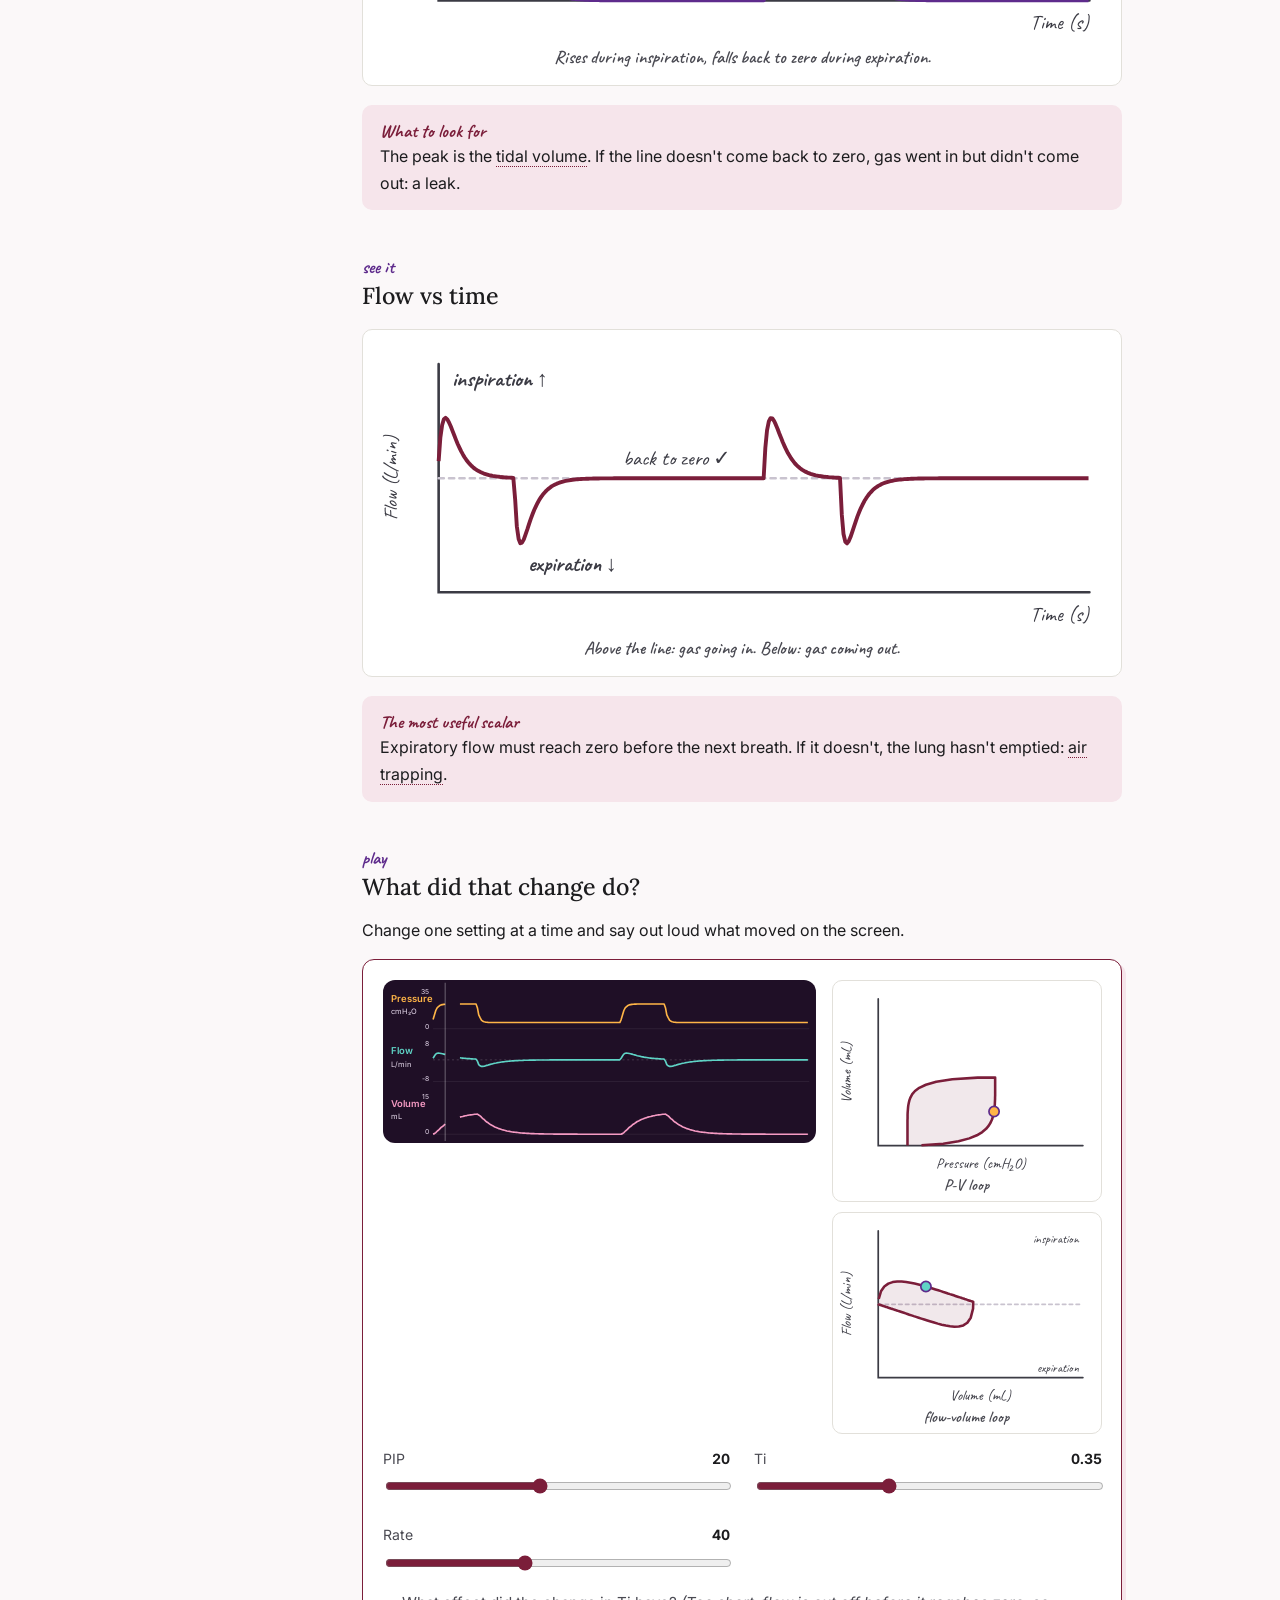
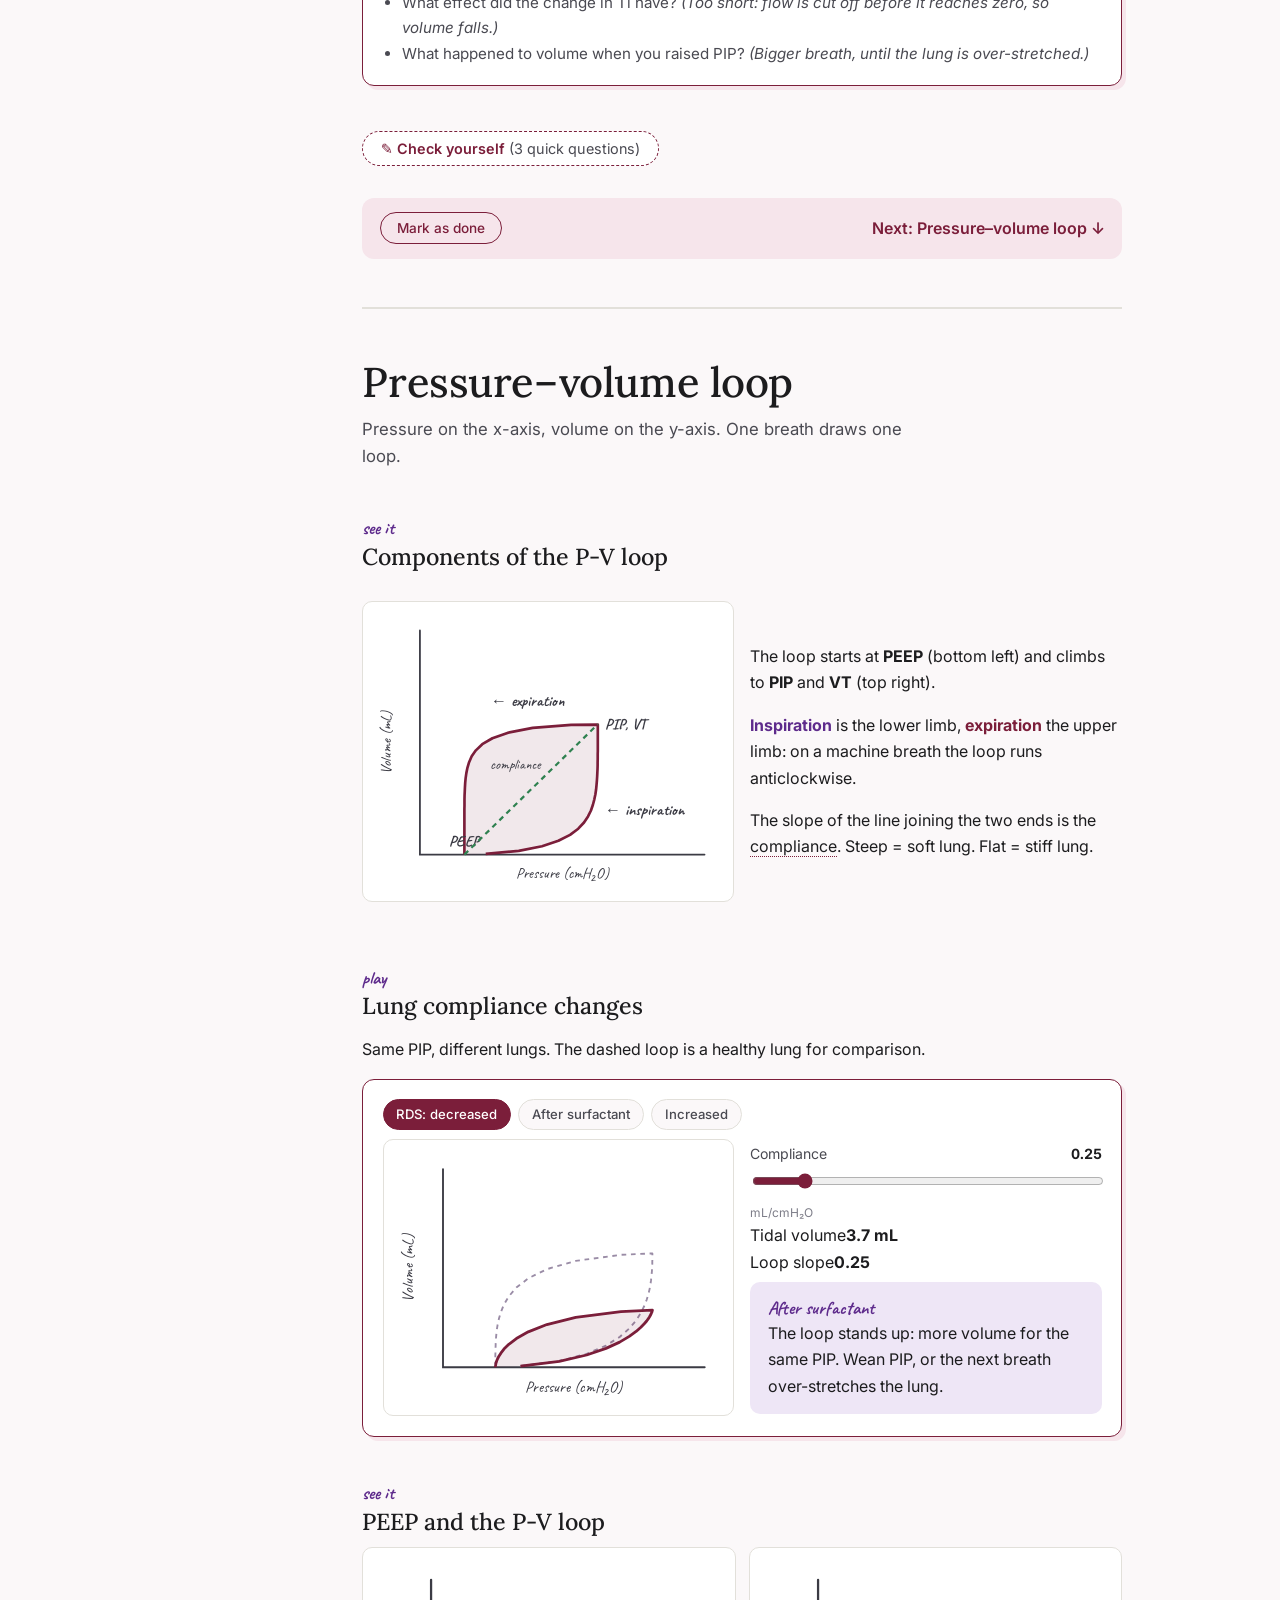
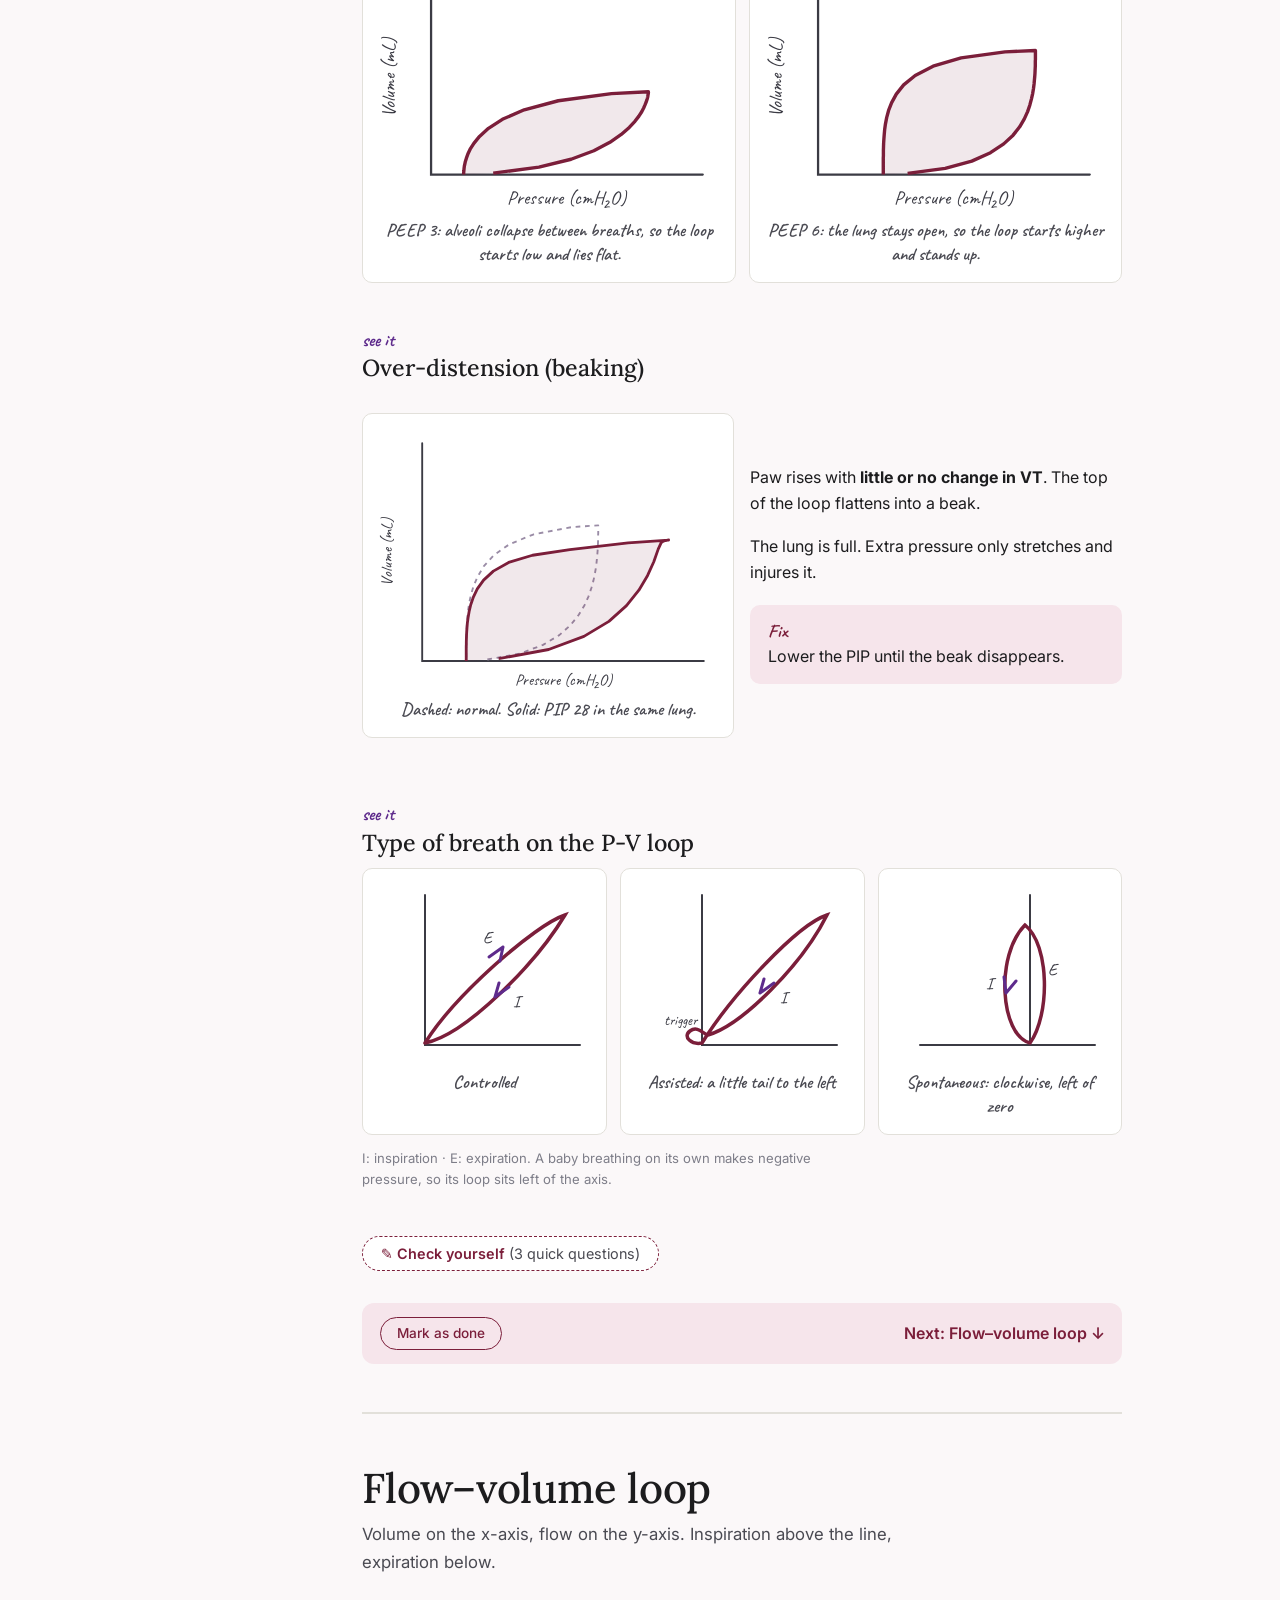
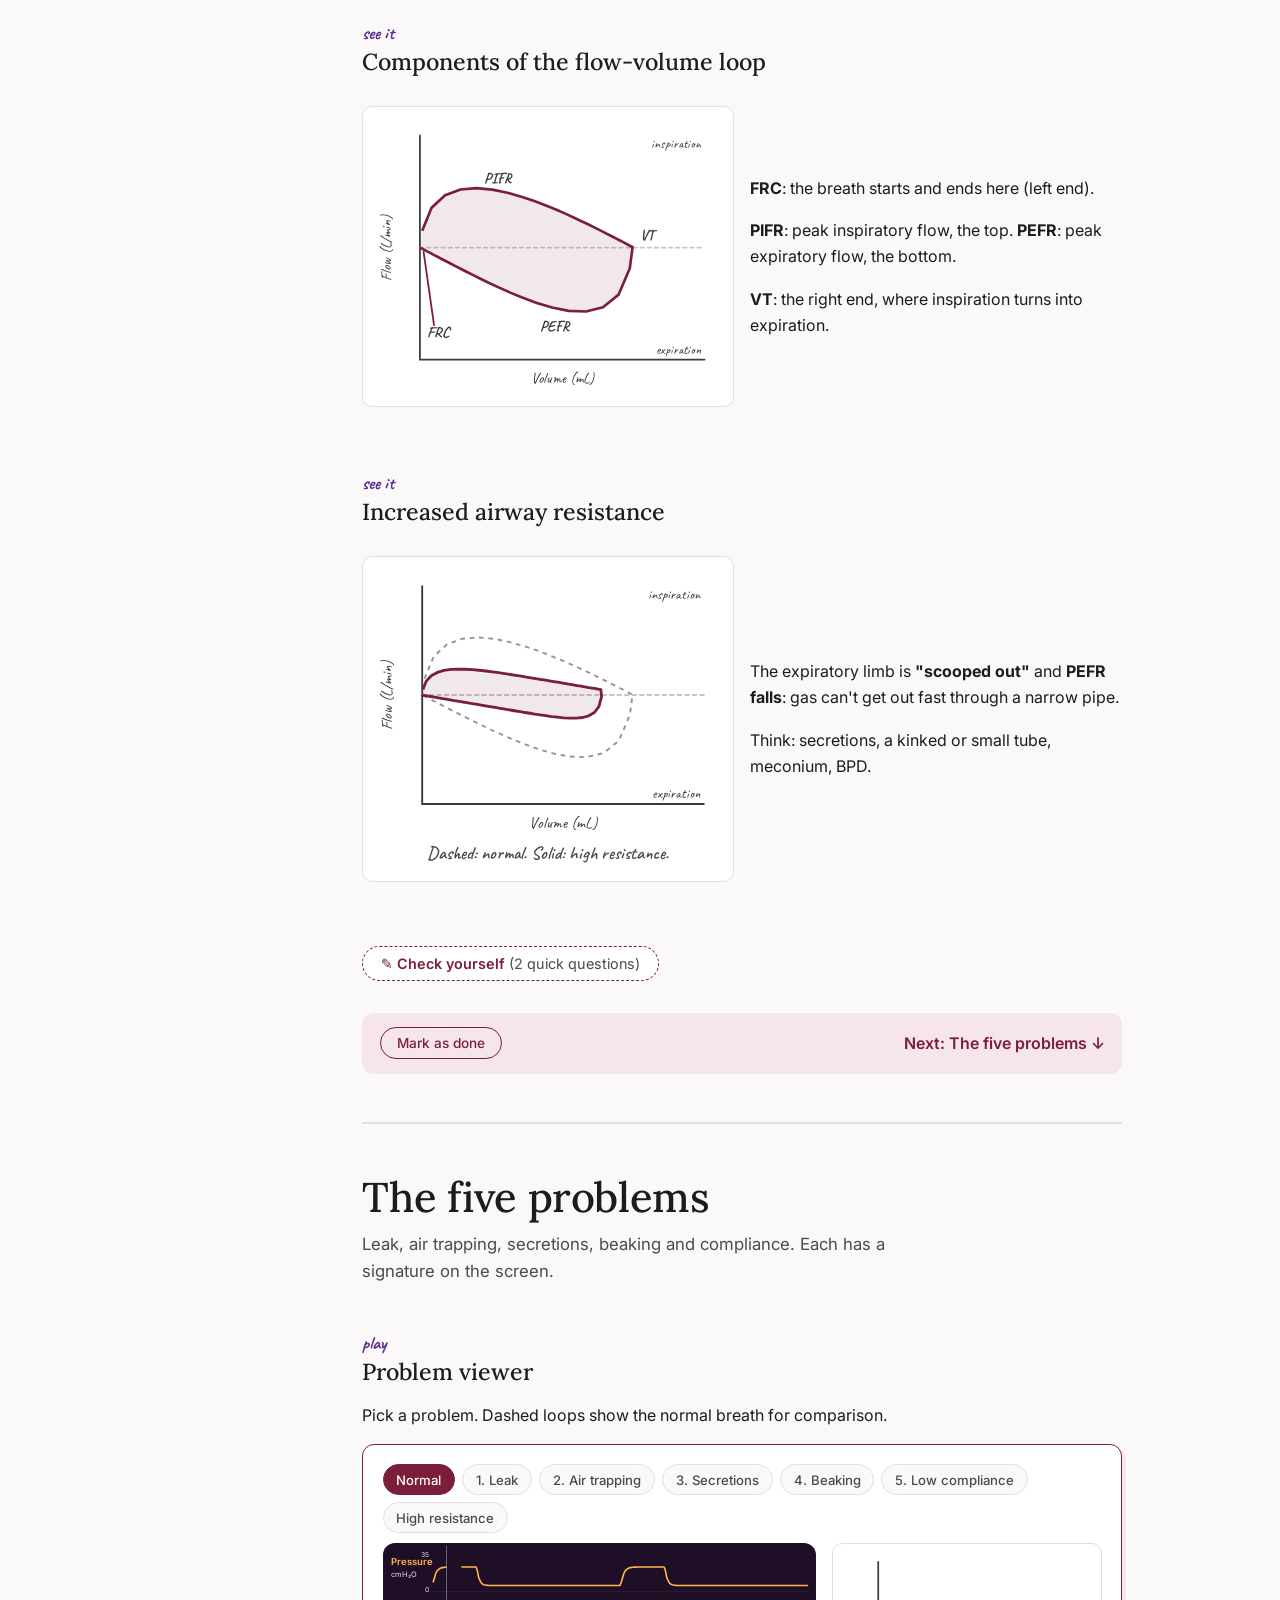
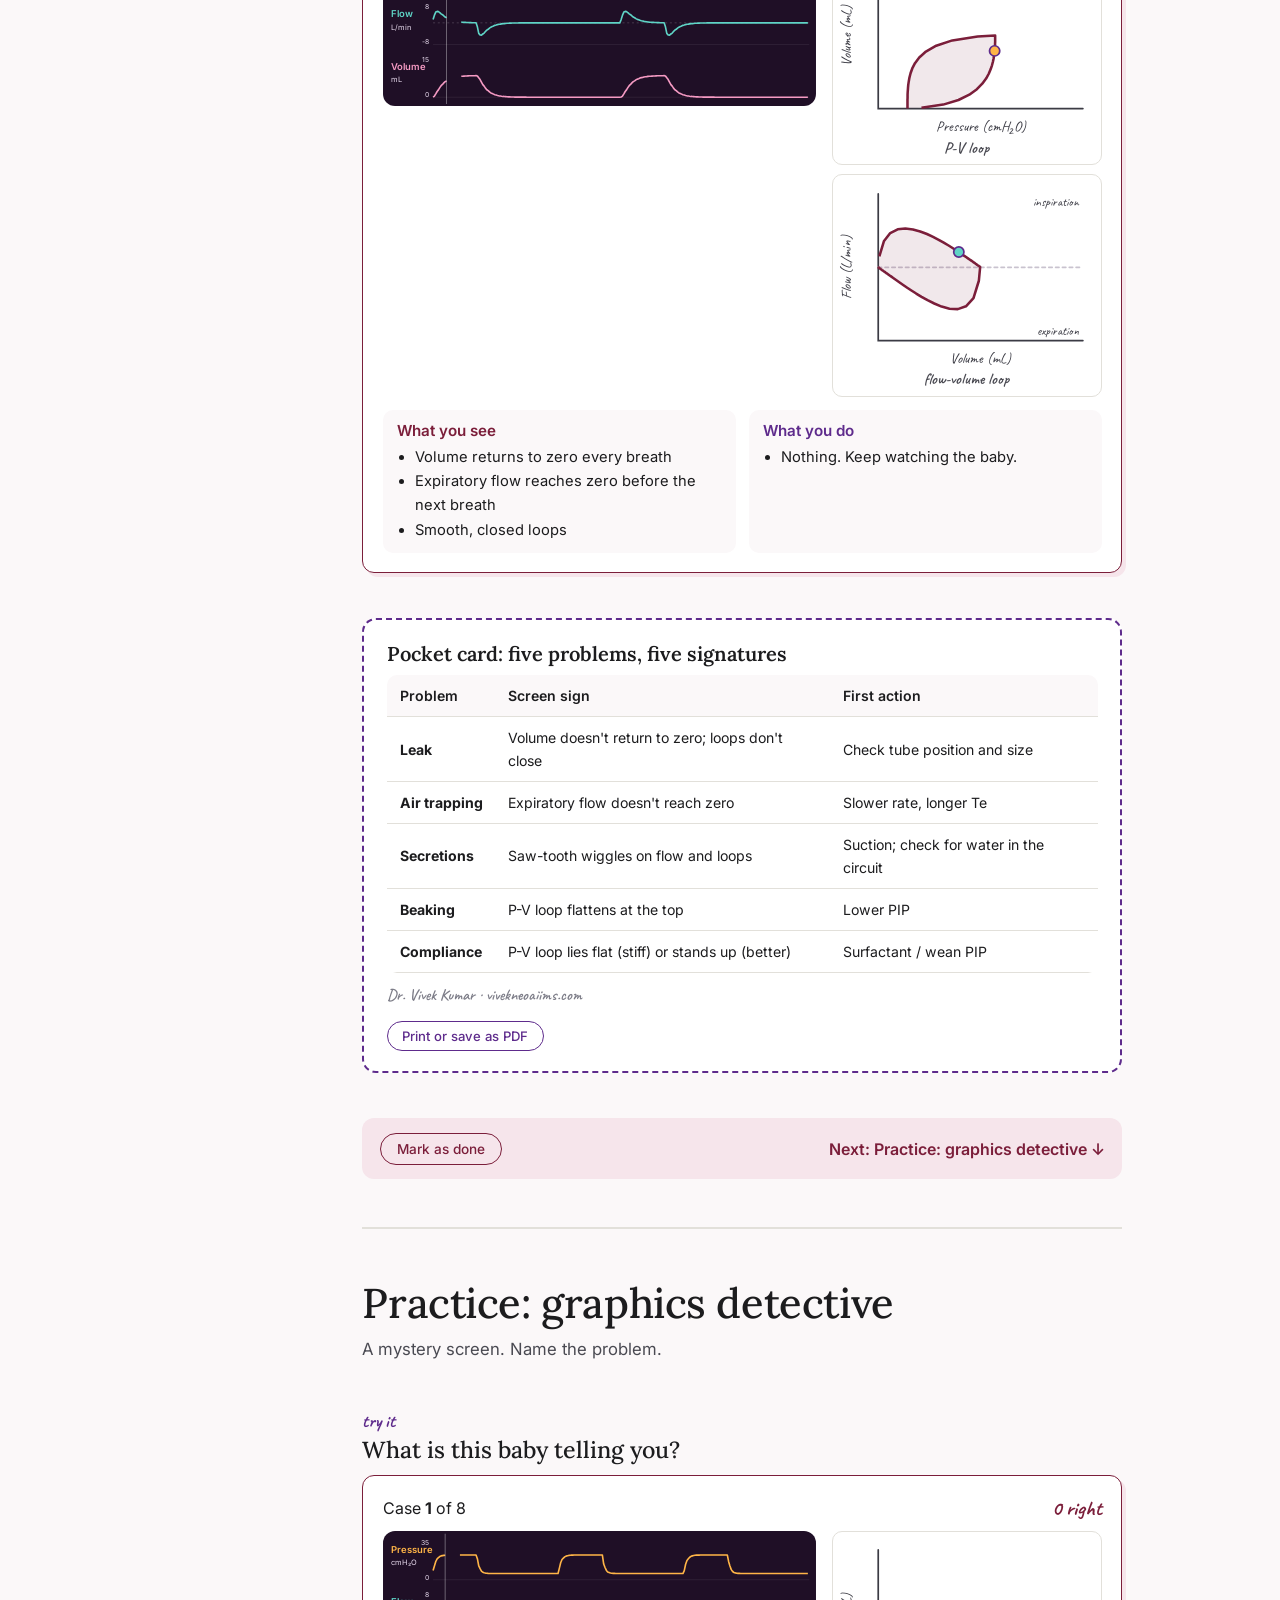
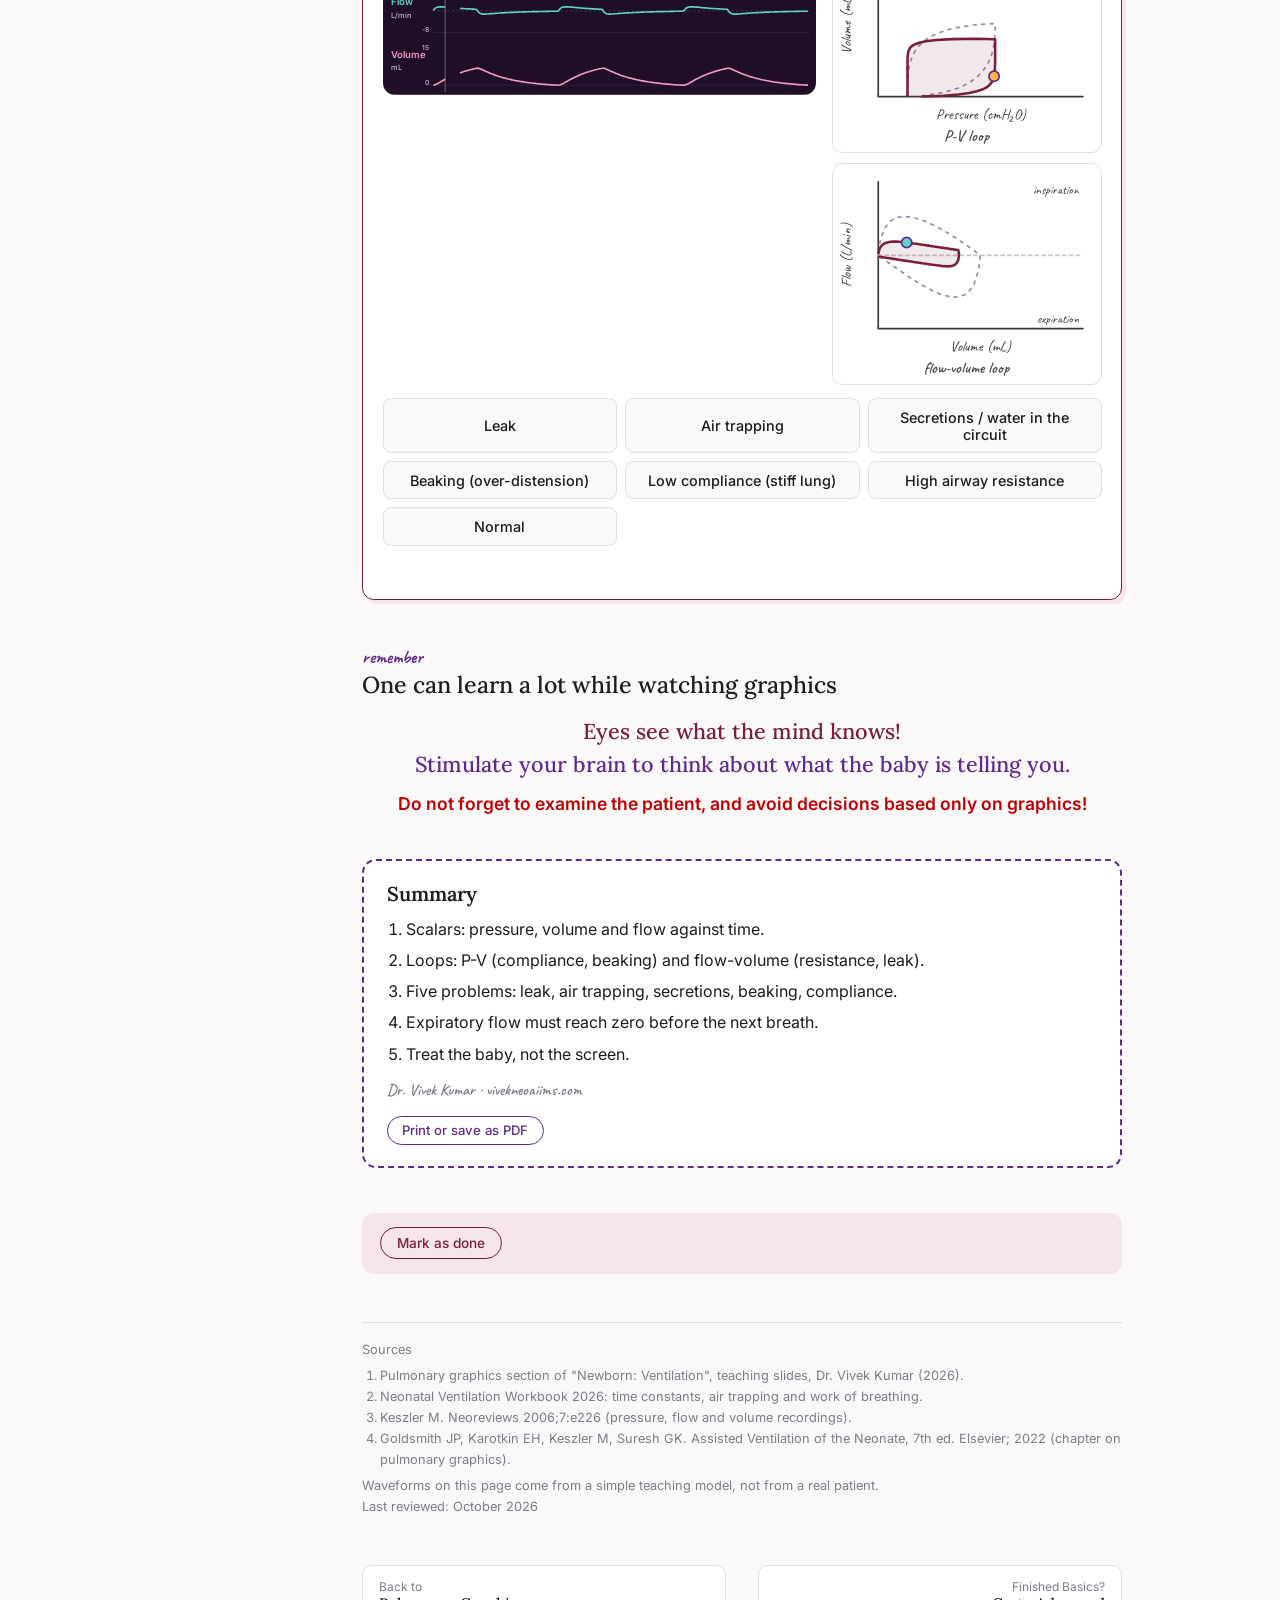
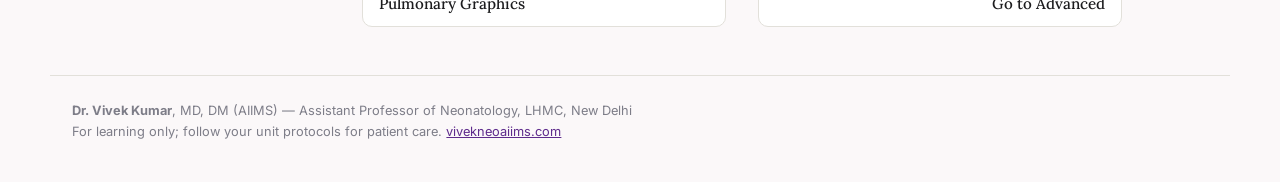
<file: learn/respiratory/graphics/basics.html>
<!DOCTYPE html>
<html lang="en">
<head>
<meta charset="UTF-8">
<meta name="viewport" content="width=device-width, initial-scale=1">
<title>Pulmonary Graphics: Basics | Dr. Vivek Kumar</title>
<meta name="description" content="Neonatal pulmonary graphics for nurses and MBBS students: scalars, pressure-volume and flow-volume loops, and the five problems to spot (leak, air trapping, secretions, beaking, compliance). Live ventilator-screen simulators and Teach mode.">
<link rel="stylesheet" href="../../assets/learn.css?v=5">
<style>
/* ── page-specific styles ── */
.aim { border: 2px dashed #c00000; border-radius: 8px; padding: .7rem 1rem; background: var(--paper); }
.aim b { color: #c00000; } .aim ol { margin: .3rem 0 0; padding-left: 1.2rem; }
.class-grid { display: grid; grid-template-columns: 1fr 1fr 1fr; gap: 1rem; align-items: start; }
.why-list { list-style: none; padding: 0; margin: 0; }
.why-list li { padding: .55rem .9rem .55rem 2.4rem; margin: .4rem 0; background: var(--paper); border: 1px solid var(--rule); border-radius: 8px; position: relative; }
.why-list li::before { content: '✓'; position: absolute; left: .9rem; color: var(--maroon); font-weight: 700; }
.why-list li.red { color: #c00000; }
.sc-trio { display: grid; gap: .6rem; }
.sc-trio figure { margin: 0; }
.prob-chips .chip.on { background: var(--maroon); border-color: var(--maroon); }
.prob-say { display: grid; grid-template-columns: 1fr 1fr; gap: .8rem; margin-top: .8rem; }
.prob-say > div { background: var(--bg); border-radius: 10px; padding: .7rem .9rem; font-size: .92rem; }
.prob-say h4 { margin: 0 0 .3rem; font: 600 .95rem var(--sans); color: var(--maroon); } .prob-say > div + div h4 { color: var(--purple); }
.prob-say ul { margin: 0; padding-left: 1.1rem; }
.mini-loops { display: grid; grid-template-columns: repeat(3, 1fr); gap: .8rem; }
.mini-loops figure { margin: 0; }
.det-ans { display: grid; grid-template-columns: repeat(3, 1fr); gap: .5rem; margin-top: .8rem; }
.det-ans button { font: 500 .9rem var(--sans); padding: .6rem .7rem; border: 1.5px solid var(--rule); border-radius: 8px; background: var(--bg); cursor: pointer; color: var(--ink); }
.det-ans button:hover { border-color: var(--maroon); }
.det-ans button.right { border-color: var(--ok); background: var(--ok-light); } .det-ans button.wrong { border-color: #c00000; background: #f8e1dc; }
.det-top { display: flex; justify-content: space-between; align-items: center; gap: 1rem; flex-wrap: wrap; margin-bottom: .6rem; }
.det-top .streak { font: 700 1.3rem var(--hand); color: var(--maroon); }
.det-why { margin: .7rem 0 0; font-size: .95rem; min-height: 1.5em; }
.pearl { text-align: center; font: 500 1.35rem/1.5 var(--serif); color: var(--maroon); margin: 1rem 0; }
.pearl .red { color: #c00000; font: 600 1.1rem var(--sans); display: block; margin-top: .8rem; }
.qa { color: var(--ink-mid); font-size: .95rem; margin: .4rem 0 0; padding-left: 1.2rem; }
body.teach .why-list li { font-size: 1.25rem; } body.teach .aim { font-size: 1.15rem; }
body.teach .class-grid { font-size: 1.15rem; }
body.teach .sc-trio figure.sketch svg { max-height: 30vh; }
body.teach .mon-wrap svg.vmon { max-height: 33vh; } body.teach .mon-loops svg { max-height: 16vh; }
body.teach .mon-loops figcaption { font-size: .85rem; } body.teach .mon-loops { gap: .3rem; } body.teach .mon-loops figure { padding: .2rem; }
body.teach .det-ans { margin-top: .5rem; gap: .35rem; } body.teach .det-ans button { padding: .4rem .6rem; font-size: .95rem; }
body.teach .det-why { margin-top: .4rem; } body.teach .qa { margin-top: .2rem; } body.teach .det-top { margin-bottom: .3rem; }
body.teach .mini-loops figure.sketch svg { max-height: 28vh; }
body.teach .loop-one figure.sketch svg { max-height: 44vh; }
body.teach .prob-say { font-size: .95rem; margin-top: .5rem; } body.teach .prob-say > div { padding: .4rem .8rem; }
body.teach .pearl { font-size: 2rem; } body.teach .pearl .red { font-size: 1.5rem; }
body.teach .sim-row { grid-template-columns: repeat(auto-fit, minmax(200px, 1fr)); gap: .3rem 1.2rem; }
.loop-one { display: grid; grid-template-columns: minmax(0, 1fr) minmax(0, 1fr); gap: 1rem; align-items: center; }
@media (max-width: 760px) {
  .class-grid, .prob-say, .loop-one { grid-template-columns: minmax(0, 1fr); }
  .mini-loops { grid-template-columns: 1fr 1fr; }
  .det-ans { grid-template-columns: 1fr 1fr; }
}
</style>
</head>
<body data-page="level" data-topic="graphics" data-level="basics" class="theme-mp click-advance">
<main>

<header class="level-head">
  <!-- Teach-mode first slide: same as the PowerPoint -->
  <div class="ppt-title" aria-hidden="true">
    <div class="pt-main">
      <h1>Pulmonary Graphics</h1>
      <div class="pt-sub">Since a picture is worth a thousand words!</div>
    </div>
    <div class="pt-by">
      <span class="pt-name">Dr. Vivek Kumar</span>
      <span>Assistant Professor, LHMC</span>
      <span class="pt-site">vivekneoaiims.com</span>
    </div>
  </div>
  <div class="who">Basics: for nurses &amp; MBBS students</div>
  <h1>Pulmonary Graphics</h1>
  <p class="c-purple" style="font-style:italic;margin-bottom:.6rem">Since a picture is worth a thousand words!</p>
  <p>Six short sections, about 40 minutes. Learn to read the ventilator screen and spot the five problems you will meet every week. New to ventilators? Start with <a data-to="vent-b-04">Speaking ventilator</a>.</p>
  <a class="teach-cta" href="?teach">▶ Teach this in class</a>
</header>

<!-- ══════════ MODULE 1 ══════════ -->
<section class="module" id="why-graphics" data-module="graph-b-01">
<header class="mod-head">
  <h2>Why graphics?</h2>
  <p>The screen shows what the baby's lungs are doing, breath by breath.</p>
</header>

<section class="beat">
  <div class="hook">
    <p>2 am. A ventilated preterm neonate's ventilator alarms: <b>"Low expiratory volume."</b> The SpO₂ is drifting down. The nurse glances at the screen and says, "The loop isn't closing. It's a leak."</p>
    <p class="ask">She diagnosed it in two seconds, without a blood gas. That's the skill.</p>
  </div>
</section>

<section class="beat" id="why">
  <h3 data-beat="see it">Why graphics?</h3>
  <ul class="why-list">
    <li class="step">Gives an objective picture of treatment</li>
    <li class="step">Helps optimise ventilator settings</li>
    <li class="step red">Picks up misadventures like tube leak and secretions</li>
    <li class="step">Shows the effect of treatment (surfactant, suction)</li>
    <li class="step">Helps the weaning process</li>
  </ul>
</section>

<section class="beat" id="classification">
  <h3 data-beat="see it">Classification</h3>
  <div class="class-grid">
    <div class="cards" style="margin:0;grid-template-columns:1fr"><div><h4>● Scalars</h4><p>Time on the x-axis, against pressure, volume or flow.</p></div></div>
    <div class="cards" style="margin:0;grid-template-columns:1fr"><div class="p"><h4>● Loops</h4><p>Pressure against volume (<b>P-V loop</b>). Volume against flow (<b>flow-volume loop</b>).</p></div></div>
    <div class="aim step"><b>Our aim: to identify</b>
      <ol><li><span class="term" data-term="leak">Leak</span></li><li><span class="term" data-term="air-trapping">Air trapping (auto-PEEP)</span></li><li>Secretions</li><li><span class="term" data-term="beaking">Beaking</span> (excess pressure)</li><li><span class="term" data-term="compliance">Compliance</span></li></ol></div>
  </div>
</section>

<section class="beat" id="screen">
  <h3 data-beat="see it">The whole screen</h3>
  <p>This is a ventilated newborn's screen on a good day: three scalars on the left, two loops on the right. The dot on each loop follows the breath.</p>
  <div id="scr1"></div>
</section>

<section class="beat">
  <h3 data-beat="try it">Quick check</h3>
  <div id="quiz1"></div>
</section>
</section>

<!-- ══════════ MODULE 2 ══════════ -->
<section class="module" id="scalars" data-module="graph-b-02">
<header class="mod-head">
  <h2>Scalar graphics</h2>
  <p>Mechanical breaths, one line at a time.</p>
</header>

<section class="beat" id="pt">
  <h3 data-beat="see it">Pressure vs time</h3>
  <figure class="sketch"><div id="scP"></div><figcaption>The shape you already know: PIP, PEEP, Ti and Te.</figcaption></figure>
</section>

<section class="beat" id="vt">
  <h3 data-beat="see it">Volume vs time</h3>
  <figure class="sketch"><div id="scV"></div><figcaption>Rises during inspiration, falls back to zero during expiration.</figcaption></figure>
  <div class="tip step"><b>What to look for</b>The peak is the <span class="term" data-term="tidal-volume">tidal volume</span>. If the line doesn't come back to zero, gas went in but didn't come out: a leak.</div>
</section>

<section class="beat" id="ft">
  <h3 data-beat="see it">Flow vs time</h3>
  <figure class="sketch"><div id="scF"></div><figcaption>Above the line: gas going in. Below: gas coming out.</figcaption></figure>
  <div class="tip step"><b>The most useful scalar</b>Expiratory flow must reach zero before the next breath. If it doesn't, the lung hasn't emptied: <span class="term" data-term="air-trapping">air trapping</span>.</div>
</section>

<section class="beat" id="play-scalars">
  <h3 data-beat="play">What did that change do?</h3>
  <p>Change one setting at a time and say out loud what moved on the screen.</p>
  <div class="sim">
    <div id="scr2"></div>
    <div class="sim-row" style="margin-top:.8rem">
      <div class="ctl"><label for="gPip">PIP <b id="gPipV">20</b></label><input type="range" id="gPip" min="12" max="30" value="20"></div>
      <div class="ctl"><label for="gTi">Ti <b id="gTiV">0.35</b></label><input type="range" id="gTi" min="0.2" max="0.6" step="0.05" value="0.35"></div>
      <div class="ctl"><label for="gRr">Rate <b id="gRrV">40</b></label><input type="range" id="gRr" min="20" max="70" step="5" value="40"></div>
    </div>
    <ul class="qa">
      <li class="step">What effect did the change in Ti have? <em>(Too short: flow is cut off before it reaches zero, so volume falls.)</em></li>
      <li class="step">What happened to volume when you raised PIP? <em>(Bigger breath, until the lung is over-stretched.)</em></li>
    </ul>
  </div>
</section>

<section class="beat">
  <h3 data-beat="try it">Quick check</h3>
  <div id="quiz2"></div>
</section>
</section>

<!-- ══════════ MODULE 3 ══════════ -->
<section class="module" id="pv-loop" data-module="graph-b-03">
<header class="mod-head">
  <h2>Pressure–volume loop</h2>
  <p>Pressure on the x-axis, volume on the y-axis. One breath draws one loop.</p>
</header>

<section class="beat" id="pv-parts">
  <h3 data-beat="see it">Components of the P-V loop</h3>
  <div class="loop-one">
    <figure class="sketch"><div id="pvParts"></div></figure>
    <div>
      <p class="step">The loop starts at <b>PEEP</b> (bottom left) and climbs to <b>PIP</b> and <b>VT</b> (top right).</p>
      <p class="step"><b class="c-purple">Inspiration</b> is the lower limb, <b class="c-maroon">expiration</b> the upper limb: on a machine breath the loop runs anticlockwise.</p>
      <p class="step">The slope of the line joining the two ends is the <span class="term" data-term="compliance">compliance</span>. Steep = soft lung. Flat = stiff lung.</p>
    </div>
  </div>
</section>

<section class="beat" id="compliance">
  <h3 data-beat="play">Lung compliance changes</h3>
  <p>Same PIP, different lungs. The dashed loop is a healthy lung for comparison.</p>
  <div class="sim">
    <div class="presets prob-chips" id="cChips" style="margin:0 0 .6rem">
      <button class="chip on" data-c="0.25">RDS: decreased</button><button class="chip" data-c="0.5">After surfactant</button><button class="chip" data-c="0.8">Increased</button>
    </div>
    <div class="loop-one">
      <figure class="sketch" style="margin:0"><div id="cLoop"></div></figure>
      <div>
        <div class="ctl"><label for="cC">Compliance <b id="cCV">0.25</b></label><input type="range" id="cC" min="0.15" max="0.9" step="0.05" value="0.25"><small>mL/cmH₂O</small></div>
        <div class="readouts" style="grid-template-columns:1fr 1fr"><div>Tidal volume<b id="cVt">–</b></div><div>Loop slope<b id="cSl">–</b></div></div>
        <p class="tip purple" style="margin:.4rem 0 0"><b>After surfactant</b>The loop stands up: more volume for the same PIP. Wean PIP, or the next breath over-stretches the lung.</p>
      </div>
    </div>
  </div>
</section>

<section class="beat" id="peep-pv">
  <h3 data-beat="see it">PEEP and the P-V loop</h3>
  <div class="mini-loops" style="grid-template-columns:1fr 1fr">
    <figure class="sketch"><div id="peepLo"></div><figcaption>PEEP 3: alveoli collapse between breaths, so the loop starts low and lies flat.</figcaption></figure>
    <figure class="sketch step"><div id="peepOk"></div><figcaption>PEEP 6: the lung stays open, so the loop starts higher and stands up.</figcaption></figure>
  </div>
</section>

<section class="beat" id="beaking">
  <h3 data-beat="see it">Over-distension (beaking)</h3>
  <div class="loop-one">
    <figure class="sketch"><div id="beakLoop"></div><figcaption>Dashed: normal. Solid: PIP 28 in the same lung.</figcaption></figure>
    <div>
      <p class="step">Paw rises with <b>little or no change in VT</b>. The top of the loop flattens into a beak.</p>
      <p class="step">The lung is full. Extra pressure only stretches and injures it.</p>
      <div class="tip step"><b>Fix</b>Lower the PIP until the beak disappears.</div>
    </div>
  </div>
</section>

<section class="beat" id="breath-type">
  <h3 data-beat="see it">Type of breath on the P-V loop</h3>
  <div class="mini-loops">
    <figure class="sketch"><svg viewBox="0 0 200 180" width="200" role="img" aria-label="Controlled breath loop, anticlockwise, right of the axis">
      <g fill="none" stroke-linecap="round"><path d="M40 10 V160 H195" stroke="#3b3b44" stroke-width="2"/>
      <path class="draw" d="M40 158 C80 150 150 80 180 30 C150 40 70 110 40 158" stroke="#7b1e3a" stroke-width="3.5"/>
      <path d="M110 112 l14 -10 m-14 10 l4 -14" stroke="#5e2b8c" stroke-width="3"/><path d="M118 62 l-14 10 m14 -10 l-3 14" stroke="#5e2b8c" stroke-width="3"/></g>
      <text x="128" y="122" font-size="17" fill="#5e2b8c">I</text><text x="98" y="58" font-size="17" fill="#5e2b8c">E</text></svg><figcaption>Controlled</figcaption></figure>
    <figure class="sketch step"><svg viewBox="0 0 200 180" width="200" role="img" aria-label="Assisted breath loop with a small tail to the left from the baby's trigger">
      <g fill="none" stroke-linecap="round"><path d="M60 10 V160 H195" stroke="#3b3b44" stroke-width="2"/>
      <path class="draw" d="M60 158 C50 160 40 152 48 146 C56 140 62 150 66 150 C100 140 160 80 185 30 C155 40 90 110 60 158" stroke="#7b1e3a" stroke-width="3.5"/>
      <path d="M118 108 l14 -10 m-14 10 l4 -14" stroke="#5e2b8c" stroke-width="3"/></g>
      <text x="22" y="140" font-size="15" fill="#c00000">trigger</text><text x="138" y="118" font-size="17" fill="#5e2b8c">I</text></svg><figcaption>Assisted: a little tail to the left</figcaption></figure>
    <figure class="sketch step"><svg viewBox="0 0 200 180" width="200" role="img" aria-label="Spontaneous breath loop, clockwise, left of the axis">
      <g fill="none" stroke-linecap="round"><path d="M130 10 V160 H195 M130 160 H20" stroke="#3b3b44" stroke-width="2"/>
      <path class="draw" d="M130 158 C100 150 95 70 125 40 C150 60 150 130 130 158" stroke="#7b1e3a" stroke-width="3.5"/>
      <path d="M106 108 l-2 -16 m2 16 l10 -12" stroke="#5e2b8c" stroke-width="3"/></g>
      <text x="86" y="104" font-size="17" fill="#5e2b8c">I</text><text x="148" y="90" font-size="17" fill="#5e2b8c">E</text></svg><figcaption>Spontaneous: clockwise, left of zero</figcaption></figure>
  </div>
  <p class="note">I: inspiration · E: expiration. A baby breathing on its own makes negative pressure, so its loop sits left of the axis.</p>
</section>

<section class="beat">
  <h3 data-beat="try it">Quick check</h3>
  <div id="quiz3"></div>
</section>
</section>

<!-- ══════════ MODULE 4 ══════════ -->
<section class="module" id="fv-loop" data-module="graph-b-04">
<header class="mod-head">
  <h2>Flow–volume loop</h2>
  <p>Volume on the x-axis, flow on the y-axis. Inspiration above the line, expiration below.</p>
</header>

<section class="beat" id="fv-parts">
  <h3 data-beat="see it">Components of the flow-volume loop</h3>
  <div class="loop-one">
    <figure class="sketch"><div id="fvParts"></div></figure>
    <div>
      <p class="step"><b>FRC</b>: the breath starts and ends here (left end).</p>
      <p class="step"><b>PIFR</b>: peak inspiratory flow, the top. <b>PEFR</b>: peak expiratory flow, the bottom.</p>
      <p class="step"><b>VT</b>: the right end, where inspiration turns into expiration.</p>
    </div>
  </div>
</section>

<section class="beat" id="resist">
  <h3 data-beat="see it">Increased airway resistance</h3>
  <div class="loop-one">
    <figure class="sketch"><div id="resLoop"></div><figcaption>Dashed: normal. Solid: high resistance.</figcaption></figure>
    <div>
      <p class="step">The expiratory limb is <b>"scooped out"</b> and <b>PEFR falls</b>: gas can't get out fast through a narrow pipe.</p>
      <p class="step">Think: secretions, a kinked or small tube, meconium, BPD.</p>
    </div>
  </div>
</section>

<section class="beat">
  <h3 data-beat="try it">Quick check</h3>
  <div id="quiz4"></div>
</section>
</section>

<!-- ══════════ MODULE 5 ══════════ -->
<section class="module" id="five-problems" data-module="graph-b-05">
<header class="mod-head">
  <h2>The five problems</h2>
  <p>Leak, air trapping, secretions, beaking and compliance. Each has a signature on the screen.</p>
</header>

<section class="beat" id="detective">
  <h3 data-beat="play">Problem viewer</h3>
  <p>Pick a problem. Dashed loops show the normal breath for comparison.</p>
  <div class="sim">
    <div class="presets prob-chips" id="pChips" style="margin:0 0 .6rem">
      <button class="chip on" data-p="normal">Normal</button><button class="chip" data-p="leak">1. Leak</button><button class="chip" data-p="trap">2. Air trapping</button>
      <button class="chip" data-p="sec">3. Secretions</button><button class="chip" data-p="beak">4. Beaking</button><button class="chip" data-p="stiff">5. Low compliance</button><button class="chip" data-p="res">High resistance</button>
    </div>
    <div id="scr3"></div>
    <div class="prob-say"><div><h4>What you see</h4><ul id="pSee"></ul></div><div><h4>What you do</h4><ul id="pDo"></ul></div></div>
  </div>
</section>

<section class="beat">
  <div class="pocket">
    <h3>Pocket card: five problems, five signatures</h3>
    <table class="vals" style="font-size:.88rem">
      <tr><th>Problem</th><th>Screen sign</th><th>First action</th></tr>
      <tr><td><b>Leak</b></td><td>Volume doesn't return to zero; loops don't close</td><td>Check tube position and size</td></tr>
      <tr><td><b>Air trapping</b></td><td>Expiratory flow doesn't reach zero</td><td>Slower rate, longer Te</td></tr>
      <tr><td><b>Secretions</b></td><td>Saw-tooth wiggles on flow and loops</td><td>Suction; check for water in the circuit</td></tr>
      <tr><td><b>Beaking</b></td><td>P-V loop flattens at the top</td><td>Lower PIP</td></tr>
      <tr><td><b>Compliance</b></td><td>P-V loop lies flat (stiff) or stands up (better)</td><td>Surfactant / wean PIP</td></tr>
    </table>
    <div class="sig">Dr. Vivek Kumar · vivekneoaiims.com</div>
  </div>
</section>
</section>

<!-- ══════════ MODULE 6 ══════════ -->
<section class="module" id="practice" data-module="graph-b-06">
<header class="mod-head">
  <h2>Practice: graphics detective</h2>
  <p>A mystery screen. Name the problem.</p>
</header>

<section class="beat" id="mystery">
  <h3 data-beat="try it">What is this baby telling you?</h3>
  <div class="sim">
    <div class="det-top"><span>Case <b id="dNo">1</b> of 8</span><span class="streak" id="dScore">0 right</span></div>
    <div id="scr4"></div>
    <div class="det-ans" id="dAns"></div>
    <p class="det-why" id="dWhy"></p>
    <button type="button" class="chip" id="dNext" style="display:none">Next case →</button>
  </div>
</section>

<section class="beat" id="pearl">
  <h3 data-beat="remember">One can learn a lot while watching graphics</h3>
  <p class="pearl"><span class="step">Eyes see what the mind knows!</span><br><span class="step c-purple">Stimulate your brain to think about what the baby is telling you.</span>
    <span class="red step">Do not forget to examine the patient, and avoid decisions based only on graphics!</span></p>
</section>

<section class="beat" id="summary">
  <div class="pocket">
    <h3>Summary</h3>
    <ol>
      <li>Scalars: pressure, volume and flow against time.</li>
      <li>Loops: P-V (compliance, beaking) and flow-volume (resistance, leak).</li>
      <li>Five problems: leak, air trapping, secretions, beaking, compliance.</li>
      <li>Expiratory flow must reach zero before the next breath.</li>
      <li>Treat the baby, not the screen.</li>
    </ol>
    <div class="sig">Dr. Vivek Kumar · vivekneoaiims.com</div>
  </div>
</section>
</section>

<section class="refs" id="sources">
  Sources
  <ol>
    <li>Pulmonary graphics section of "Newborn: Ventilation", teaching slides, Dr. Vivek Kumar (2026).</li>
    <li>Neonatal Ventilation Workbook 2026: time constants, air trapping and work of breathing.</li>
    <li>Keszler M. Neoreviews 2006;7:e226 (pressure, flow and volume recordings).</li>
    <li>Goldsmith JP, Karotkin EH, Keszler M, Suresh GK. Assisted Ventilation of the Neonate, 7th ed. Elsevier; 2022 (chapter on pulmonary graphics).</li>
  </ol>
  Waveforms on this page come from a simple teaching model, not from a real patient.<br>
  Last reviewed: October 2026
</section>

</main>
<script src="../../assets/registry.js?v=5"></script>
<script src="../../assets/glossary.js?v=5"></script>
<script src="../../assets/learn.js?v=5"></script>
<script src="../../assets/vent.js?v=5"></script>
<script>
var NS = 'http://www.w3.org/2000/svg';
function E(tag, at, parent, text) { var e = document.createElementNS(NS, tag); for (var k in at) e.setAttribute(k, at[k]); if (text != null) e.textContent = text; if (parent) parent.appendChild(e); return e; }
function O(base, extra) { var o = {}, k; for (k in base) o[k] = base[k]; for (k in extra || {}) o[k] = extra[k]; return o; }

/* the teaching lungs */
var NORM = { pip: 20, peep: 5, ti: 0.35, rr: 40, C: 0.5, R: 0.12 };
var PROB = {
  normal: { o: NORM, name: 'Normal',
    see: ['Volume returns to zero every breath', 'Expiratory flow reaches zero before the next breath', 'Smooth, closed loops'], dof: ['Nothing. Keep watching the baby.'] },
  leak: { o: O(NORM, { leak: 0.35 }), name: 'Leak',
    see: ['Volume–time: doesn\'t return to zero, then drops straight down', 'P-V and flow-volume loops don\'t close', 'Alarm: low expiratory volume'], dof: ['Check tube position and fixation', 'Consider a bigger tube if the leak is large', 'Use expiratory VT, not inspiratory'] },
  trap: { o: O(NORM, { R: 0.45, C: 0.6, rr: 60 }), name: 'Air trapping',
    see: ['Flow–time: expiratory flow doesn\'t return to baseline', 'The next breath starts before the lung is empty', 'Rising CO₂ despite a higher rate'], dof: ['Slow the rate to lengthen Te', 'Shorten Ti if needed', 'Treat the cause: secretions, MAS, BPD'] },
  sec: { o: O(NORM, { secretions: true, R: 0.2 }), name: 'Secretions / water in the circuit',
    see: ['Saw-tooth wiggles on flow and pressure', 'Jagged loops, mostly on expiration', 'Coarse crackles; condensate in tubing'], dof: ['Suction the tube', 'Drain water from the circuit', 'Check humidifier temperature'] },
  beak: { o: O(NORM, { overdist: true, pip: 28 }), name: 'Beaking (over-distension)',
    see: ['P-V loop flattens into a beak at the top', 'Pressure rises with little or no extra volume', 'Often after surfactant, when PIP wasn\'t weaned'], dof: ['Lower PIP until the beak goes', 'Consider volume targeting'] },
  stiff: { o: O(NORM, { C: 0.25 }), name: 'Low compliance (stiff lung)',
    see: ['P-V loop lies flat (low slope)', 'Small tidal volume for the same PIP', 'RDS, pneumonia, pulmonary oedema'], dof: ['Optimise PEEP', 'Surfactant if RDS', 'Watch for the loop standing up after treatment'] },
  res: { o: O(NORM, { R: 0.35 }), name: 'High airway resistance',
    see: ['Flow-volume: expiratory limb scooped out', 'Lower peak expiratory flow (PEFR)', 'Wider P-V loop'], dof: ['Suction; check tube for kinks', 'Think of MAS, BPD, a small tube'] }
};

/* screen = live scalars + two loops with a moving dot */
function screen(host, o, ref) {
  host.innerHTML = '<div class="mon-wrap"><div class="mon-main"></div><div class="mon-loops"><figure><div class="lp"></div><figcaption>P-V loop</figcaption></figure><figure><div class="lf"></div><figcaption>flow-volume loop</figcaption></figure></div></div>';
  var lp, lf, dp, df, mon;
  function loops(o) {
    var r = ref === undefined ? NORM : ref;
    lp = VentSim.loop(host.querySelector('.lp'), o, 'pv', { ref: r === o ? null : r, w: 300, h: 220, xmax: 35, ymax: 15 });
    lf = VentSim.loop(host.querySelector('.lf'), o, 'fv', { ref: r === o ? null : r, w: 300, h: 220, xmax: 15, ymax: 8 });
    dp = lp.el('circle', { r: 6, fill: '#ffb547', stroke: '#5e2b8c', 'stroke-width': 2 });
    df = lf.el('circle', { r: 6, fill: '#5fd4c6', stroke: '#5e2b8c', 'stroke-width': 2 });
  }
  loops(o);
  mon = VentSim.monitor(host.querySelector('.mon-main'), o, {
    stripH: 64, fix: { p: [0, 35], v: [0, 15], f: [-8, 8] },
    onTick: function (i, d) {
      dp.setAttribute('cx', lp.X(d.p[i])); dp.setAttribute('cy', lp.Y(d.v[i]));
      df.setAttribute('cx', lf.X(d.v[i])); df.setAttribute('cy', lf.Y(d.f[i]));
    }
  });
  return { set: function (o2) { loops(o2); mon.set(o2); } };
}

/* ══════════ MODULE 1 ══════════ */
screen(document.getElementById('scr1'), NORM, null);
Learn.quiz('quiz1', [
  { q: 'Pressure, volume or flow plotted against time is called a…', o: ['Scalar', 'Loop', 'Trend'], a: 0, why: 'Scalars have time on the x-axis. Loops plot two of the variables against each other.' },
  { q: 'Which graphic would show a tube leak most clearly?', o: ['Volume–time and the loops', 'Pressure–time only', 'SpO₂ trace'], a: 0, why: 'Gas goes in but doesn\'t come back, so volume doesn\'t return to zero and the loops stay open.' }
]);

/* ══════════ MODULE 2: annotated scalars ══════════ */
(function scalars() {
  var o = NORM, ti = o.ti, per = 60 / o.rr;
  var p = VentSim.scalar(document.getElementById('scP'), o, 'p', { breaths: 2, ymax: 28, col: '#7b1e3a', h: 220 });
  var g = p.el('g', { class: 'step' });
  E('text', { x: p.X(ti) + 10, y: p.Y(o.pip) + 6, 'font-size': 18, fill: '#7b1e3a', 'font-weight': 700 }, g, 'PIP');
  E('text', { x: p.X(ti + 0.25), y: p.Y(o.peep) - 8, 'font-size': 18, fill: '#7b1e3a', 'font-weight': 700 }, g, 'PEEP');
  var g2 = p.el('g', { class: 'step', stroke: '#5e2b8c', 'stroke-width': 2.5, fill: 'none' });
  E('path', { d: 'M' + p.X(0) + ' ' + (p.Y(o.pip) - 10) + ' H' + p.X(ti) }, g2); E('text', { x: p.X(ti / 2), y: p.Y(o.pip) - 16, 'text-anchor': 'middle', 'font-size': 17, fill: '#5e2b8c', stroke: 'none' }, g2, 'Ti');
  E('path', { d: 'M' + p.X(ti + 0.05) + ' ' + (p.Y(11)) + ' H' + p.X(per - 0.05) }, g2); E('text', { x: p.X((ti + per) / 2), y: p.Y(11) - 6, 'text-anchor': 'middle', 'font-size': 17, fill: '#5e2b8c', stroke: 'none' }, g2, 'Te');
  E('text', { x: p.X(0.05), y: p.Y(2), 'font-size': 15, fill: '#5e2b8c' }, p.svg, 'inspiration'); E('text', { x: p.X(ti + 0.6), y: p.Y(2), 'font-size': 15, fill: '#5e2b8c' }, p.svg, 'expiration');

  var v = VentSim.scalar(document.getElementById('scV'), o, 'v', { breaths: 2, ymax: 12, col: '#5e2b8c', h: 200 });
  var gv = v.el('g', { class: 'step' });
  var d = v.data, s = d.start, mx = Math.max.apply(null, d.v.slice(s[2], s[3]));
  E('path', { d: 'M' + v.X(ti) + ' ' + v.Y(mx) + ' h70', stroke: '#7b1e3a', 'stroke-width': 2, 'stroke-dasharray': '4 4' }, gv);
  E('text', { x: v.X(ti) + 74, y: v.Y(mx) + 5, 'font-size': 17, fill: '#7b1e3a', 'font-weight': 700 }, gv, 'tidal volume');
  E('text', { x: v.X(0.03), y: v.Y(1), 'font-size': 15, fill: '#5e2b8c' }, v.svg, 'inspiration'); E('text', { x: v.X(ti + 0.2), y: v.Y(mx * 0.45), 'font-size': 15, fill: '#5e2b8c' }, v.svg, 'expiration');

  var f = VentSim.scalar(document.getElementById('scF'), o, 'f', { breaths: 2, ymax: 8, col: '#7b1e3a', h: 220 });
  var gf = f.el('g', { class: 'step' });
  E('text', { x: f.X(0.06), y: f.Y(6.5), 'font-size': 17, fill: '#5e2b8c', 'font-weight': 700 }, gf, 'inspiration ↑');
  E('text', { x: f.X(ti + 0.06), y: f.Y(-6.5), 'font-size': 17, fill: '#7b1e3a', 'font-weight': 700 }, gf, 'expiration ↓');
  E('text', { x: f.X(ti + 0.5), y: f.Y(0) - 10, 'font-size': 16, fill: '#2f8150' }, gf, 'back to zero ✓');
})();
(function playScalars() {
  var ids = ['gPip', 'gTi', 'gRr'], scr;
  function o() { return O(NORM, { pip: +gPip.value, ti: +gTi.value, rr: +gRr.value, C: 0.5, R: 0.25 }); }
  var gPip = document.getElementById('gPip'), gTi = document.getElementById('gTi'), gRr = document.getElementById('gRr');
  scr = screen(document.getElementById('scr2'), o(), null);
  ids.forEach(function (id) { document.getElementById(id).addEventListener('input', function () { ids.forEach(function (k) { document.getElementById(k + 'V').textContent = document.getElementById(k).value; }); scr.set(o()); }); });
})();
Learn.quiz('quiz2', [
  { q: 'On the flow–time graph, where is expiration?', o: ['Below the zero line', 'Above the zero line', 'On the zero line'], a: 0, why: 'Gas leaving the baby flows the opposite way, so it is drawn below zero.' },
  { q: 'Expiratory flow is still well below zero when the next breath starts. What is happening?', o: ['Air trapping', 'A leak', 'Over-distension'], a: 0, why: 'The lung hadn\'t finished emptying. Lengthen Te (slow the rate).' },
  { q: 'The volume–time line rises but never comes back to zero. Most likely?', o: ['Leak around the tube', 'Secretions', 'Low compliance'], a: 0, why: 'What went in didn\'t come back to the ventilator: it leaked out around the tube.' }
]);

/* ══════════ MODULE 3: P-V loop ══════════ */
(function pv() {
  var o = O(NORM, { R: 0.25 });
  var L = VentSim.loop(document.getElementById('pvParts'), o, 'pv', { w: 380, h: 300, xmax: 32, ymax: 12 });
  var b = VentSim.lastBreath(VentSim.run(o, 6)), vt = Math.max.apply(null, b.v);
  var g = L.el('g', { class: 'step' });
  E('text', { x: L.X(o.peep), y: L.Y(0) - 10, 'font-size': 17, fill: '#7b1e3a', 'font-weight': 700, 'text-anchor': 'middle' }, g, 'PEEP');
  E('text', { x: L.X(o.pip) + 8, y: L.Y(vt) + 5, 'font-size': 17, fill: '#7b1e3a', 'font-weight': 700 }, g, 'PIP, VT');
  var g2 = L.el('g', { class: 'step' });
  E('text', { x: L.X(o.pip) + 8, y: L.Y(vt * 0.3), 'font-size': 18, fill: '#5e2b8c', 'font-weight': 700 }, g2, '← inspiration');
  E('text', { x: L.X(8), y: L.Y(vt * 1.14), 'font-size': 18, fill: '#7b1e3a', 'font-weight': 700 }, g2, '← expiration');
  var g3 = L.el('g', { class: 'step' });
  E('path', { d: 'M' + L.X(o.peep) + ' ' + L.Y(0) + ' L' + L.X(o.pip) + ' ' + L.Y(vt), stroke: '#2f8150', 'stroke-width': 2.5, 'stroke-dasharray': '6 5' }, g3);
  E('text', { x: L.X(13.6), y: L.Y(vt * 0.66), 'font-size': 16, fill: '#2f8150', 'text-anchor': 'end' }, g3, 'compliance');

  var cC = document.getElementById('cC');
  function comp() {
    var c = +cC.value; document.getElementById('cCV').textContent = c;
    var oo = O(NORM, { C: c });
    var LL = VentSim.loop(document.getElementById('cLoop'), oo, 'pv', { ref: NORM, w: 340, h: 260, xmax: 25, ymax: 13 });
    var bb = VentSim.lastBreath(VentSim.run(oo, 6)), v = Math.max.apply(null, bb.v);
    document.getElementById('cVt').textContent = v.toFixed(1) + ' mL'; document.getElementById('cSl').textContent = (v / 15).toFixed(2);
    VentSim.redraw(LL.svg);
  }
  cC.addEventListener('input', function () { document.querySelectorAll('#cChips .chip').forEach(function (x) { x.classList.remove('on'); }); comp(); });
  document.querySelectorAll('#cChips .chip').forEach(function (ch) { ch.addEventListener('click', function () { document.querySelectorAll('#cChips .chip').forEach(function (x) { x.classList.toggle('on', x === ch); }); cC.value = ch.dataset.c; comp(); }); });
  comp();

  /* PEEP: a recruitable lung modelled as lower compliance when PEEP is low */
  VentSim.loop(document.getElementById('peepLo'), { pip: 20, peep: 3, C: 0.3, R: 0.12, overdist: false }, 'pv', { w: 300, h: 220, xmax: 25, ymax: 12 });
  VentSim.loop(document.getElementById('peepOk'), { pip: 20, peep: 6, C: 0.55, R: 0.12 }, 'pv', { w: 300, h: 220, xmax: 25, ymax: 12 });
  VentSim.loop(document.getElementById('beakLoop'), PROB.beak.o, 'pv', { ref: NORM, w: 360, h: 280, xmax: 32, ymax: 12 });
})();
Learn.quiz('quiz3', [
  { q: 'After surfactant, the P-V loop becomes steeper. This means…', o: ['Compliance improved', 'Resistance increased', 'There is a leak'], a: 0, why: 'More volume for the same pressure = better compliance. Wean PIP before the lung over-stretches.' },
  { q: 'The top of the P-V loop flattens into a beak. What do you change?', o: ['Lower PIP', 'Raise PIP', 'Raise rate'], a: 0, why: 'Beaking means extra pressure gives no extra volume: the lung is over-distended.' },
  { q: 'A loop drawn clockwise, left of the zero-pressure axis, is a…', o: ['Spontaneous breath', 'Controlled breath', 'Leak'], a: 0, why: 'The baby makes negative pressure to breathe in, so the loop sits left of zero and runs clockwise.' }
]);

/* ══════════ MODULE 4: flow-volume loop ══════════ */
(function fv() {
  var o = NORM;
  var L = VentSim.loop(document.getElementById('fvParts'), o, 'fv', { w: 380, h: 300, xmax: 10, ymax: 8 });
  var b = VentSim.lastBreath(VentSim.run(o, 6)), vt = Math.max.apply(null, b.v), pif = Math.max.apply(null, b.f), pef = Math.min.apply(null, b.f);
  var vAtPif = b.v[b.f.indexOf(pif)], vAtPef = b.v[b.f.indexOf(pef)];
  var g = L.el('g', { class: 'step' }); E('path', { d: 'M' + (L.X(0) + 4) + ' ' + (L.Y(0) + 4) + ' L' + (L.X(0) + 16) + ' ' + (L.Y(-5.6)), stroke: '#7b1e3a', 'stroke-width': 2 }, g); E('text', { x: L.X(0) + 8, y: L.Y(-6.4), 'font-size': 17, 'font-weight': 700, fill: '#7b1e3a' }, g, 'FRC');
  var g2 = L.el('g', { class: 'step' });
  E('text', { x: L.X(vAtPif) + 8, y: L.Y(pif) - 6, 'font-size': 17, 'font-weight': 700, fill: '#5e2b8c' }, g2, 'PIFR');
  E('text', { x: L.X(vAtPef) - 8, y: L.Y(pef) + 22, 'font-size': 17, 'font-weight': 700, fill: '#5e2b8c', 'text-anchor': 'end' }, g2, 'PEFR');
  var g3 = L.el('g', { class: 'step' }); E('text', { x: L.X(vt) + 8, y: L.Y(0) - 8, 'font-size': 17, 'font-weight': 700, fill: '#7b1e3a' }, g3, 'VT');
  VentSim.loop(document.getElementById('resLoop'), PROB.res.o, 'fv', { ref: NORM, w: 360, h: 280, xmax: 10, ymax: 8 });
})();
Learn.quiz('quiz4', [
  { q: 'On the flow-volume loop, a "scooped out" expiratory limb with a low PEFR means…', o: ['High airway resistance', 'Low compliance', 'Over-distension'], a: 0, why: 'Gas can\'t leave quickly through a narrowed airway or tube. Suction and check the tube.' },
  { q: 'The flow-volume loop doesn\'t close: expiration ends before reaching the start point. Most likely?', o: ['Leak', 'Secretions', 'Beaking'], a: 0, why: 'Less volume came back than went in.' }
]);

/* ══════════ MODULE 5: problem viewer ══════════ */
(function viewer() {
  var scr = screen(document.getElementById('scr3'), NORM, NORM), cur = 'normal';
  function show(k) {
    cur = k; var P = PROB[k]; scr.set(P.o);
    document.getElementById('pSee').innerHTML = P.see.map(function (x) { return '<li>' + x + '</li>'; }).join('');
    document.getElementById('pDo').innerHTML = P.dof.map(function (x) { return '<li>' + x + '</li>'; }).join('');
  }
  document.querySelectorAll('#pChips .chip').forEach(function (ch) { ch.addEventListener('click', function () { document.querySelectorAll('#pChips .chip').forEach(function (x) { x.classList.toggle('on', x === ch); }); show(ch.dataset.p); }); });
  show('normal');
})();

/* ══════════ MODULE 6: detective ══════════ */
(function detective() {
  var keys = ['leak', 'trap', 'sec', 'beak', 'stiff', 'res', 'normal'], order = ['trap', 'leak', 'beak', 'sec', 'stiff', 'normal', 'res', 'leak'], i = 0, right = 0, done = false;
  var scr = screen(document.getElementById('scr4'), PROB[order[0]].o, NORM);
  var ans = document.getElementById('dAns');
  ans.innerHTML = keys.map(function (k) { return '<button type="button" data-k="' + k + '">' + PROB[k].name + '</button>'; }).join('');
  function load() {
    done = false; scr.set(PROB[order[i]].o);
    document.getElementById('dNo').textContent = i + 1; document.getElementById('dWhy').textContent = '';
    ans.querySelectorAll('button').forEach(function (b) { b.className = ''; });
    document.getElementById('dNext').style.display = 'none';
  }
  ans.querySelectorAll('button').forEach(function (b) {
    b.addEventListener('click', function () {
      if (done) return; done = true; var k = order[i], ok = b.dataset.k === k;
      if (ok) right++;
      b.classList.add(ok ? 'right' : 'wrong'); ans.querySelector('[data-k="' + k + '"]').classList.add('right');
      document.getElementById('dWhy').innerHTML = (ok ? '<b>Yes.</b> ' : '<b>Not quite: it\'s ' + PROB[k].name.toLowerCase() + '.</b> ') + PROB[k].see[0] + '. ' + PROB[k].dof[0] + '.';
      document.getElementById('dScore').textContent = right + ' right';
      var nx = document.getElementById('dNext');
      if (i < order.length - 1) nx.style.display = ''; else { nx.style.display = 'none'; document.getElementById('dWhy').innerHTML += ' <b>Finished: ' + right + ' of ' + order.length + '.</b>'; if (right >= 5) Learn.done('graph-b-06'); }
    });
  });
  document.getElementById('dNext').addEventListener('click', function () { i++; load(); });
})();
</script>
</body>
</html>
</file>
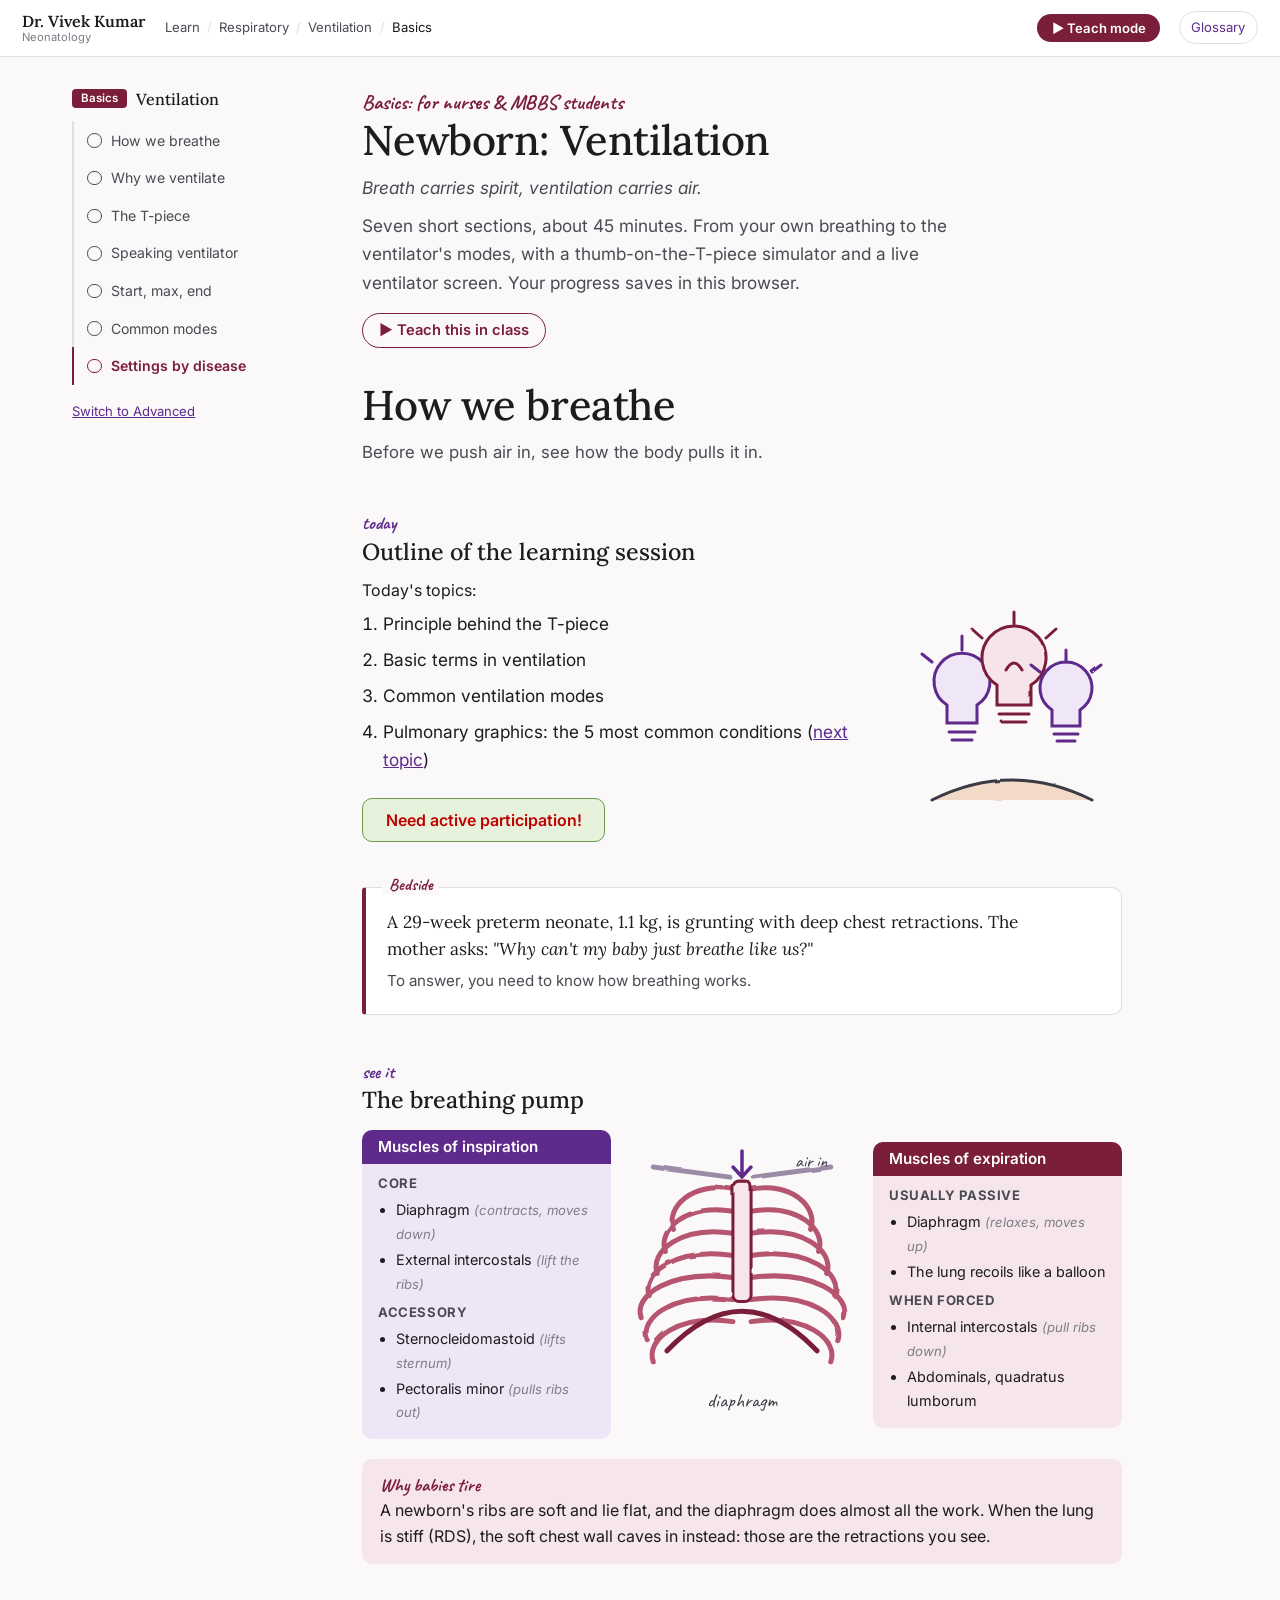
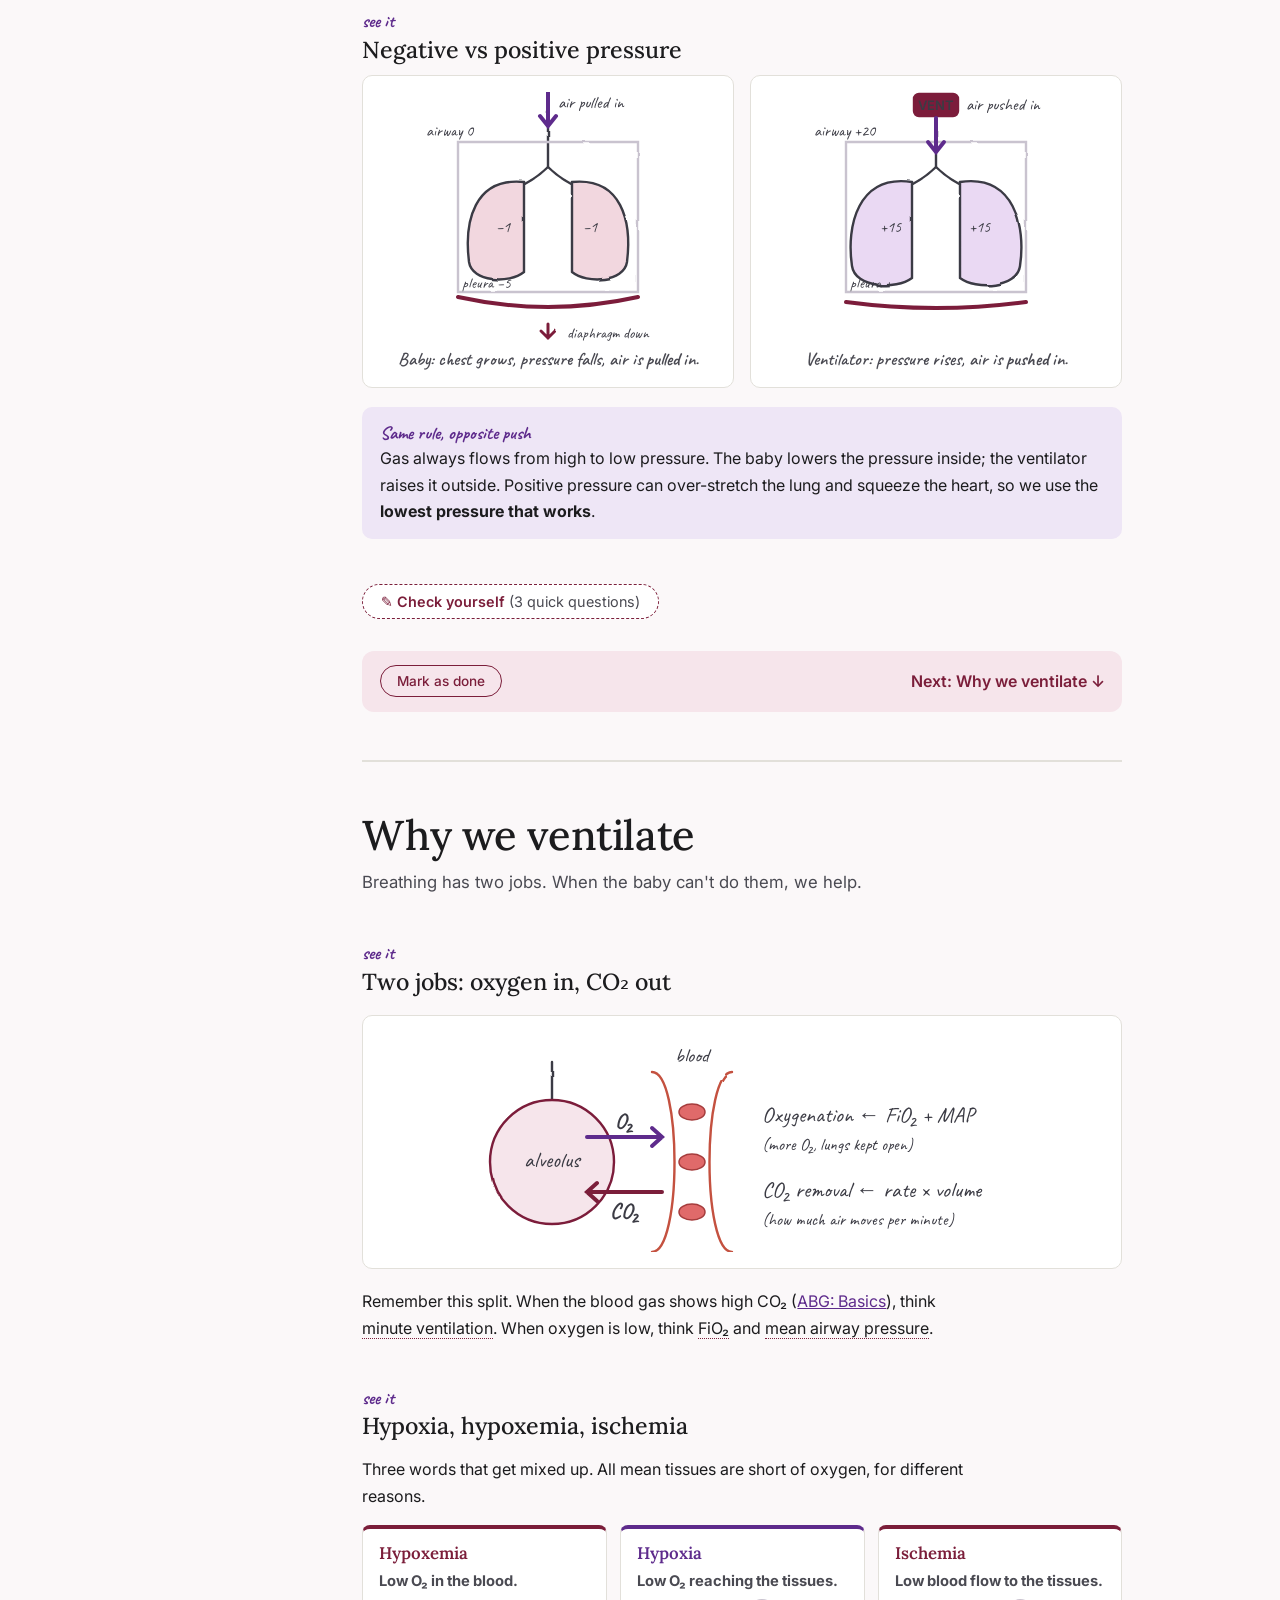
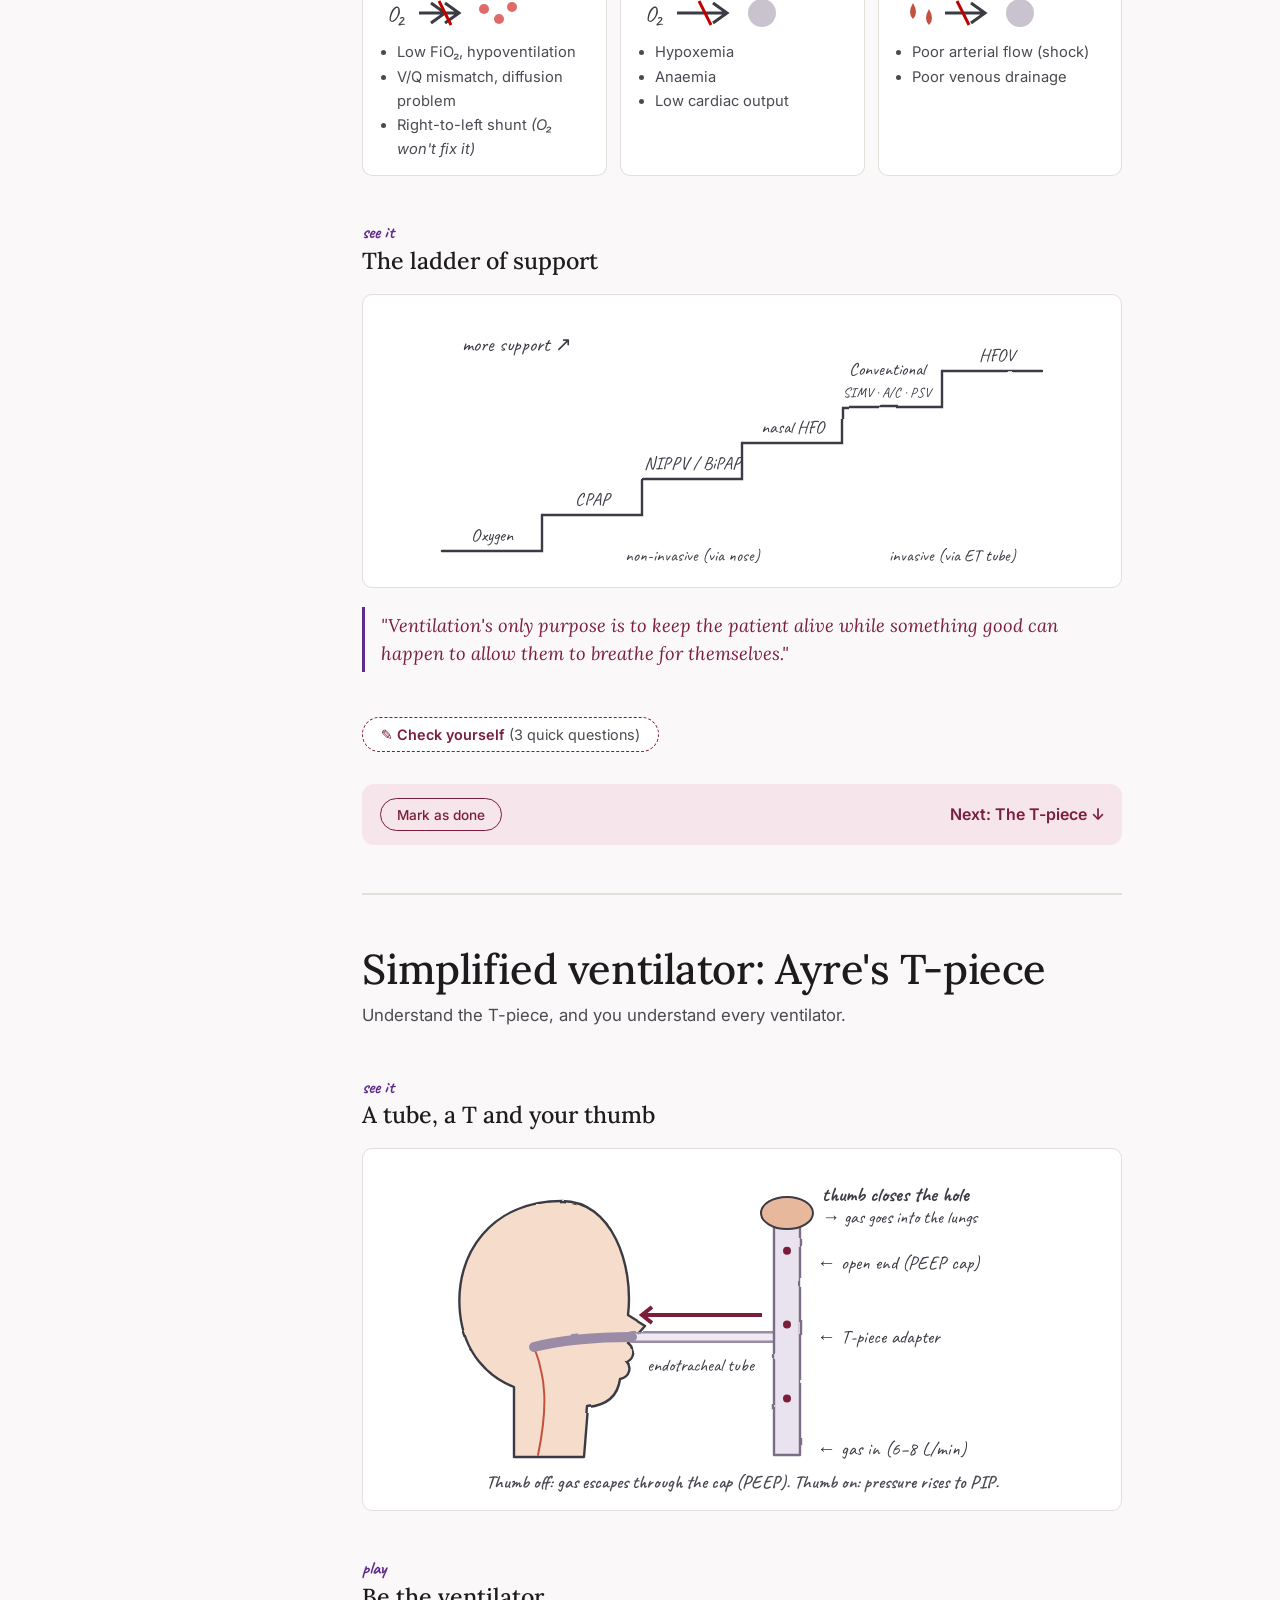
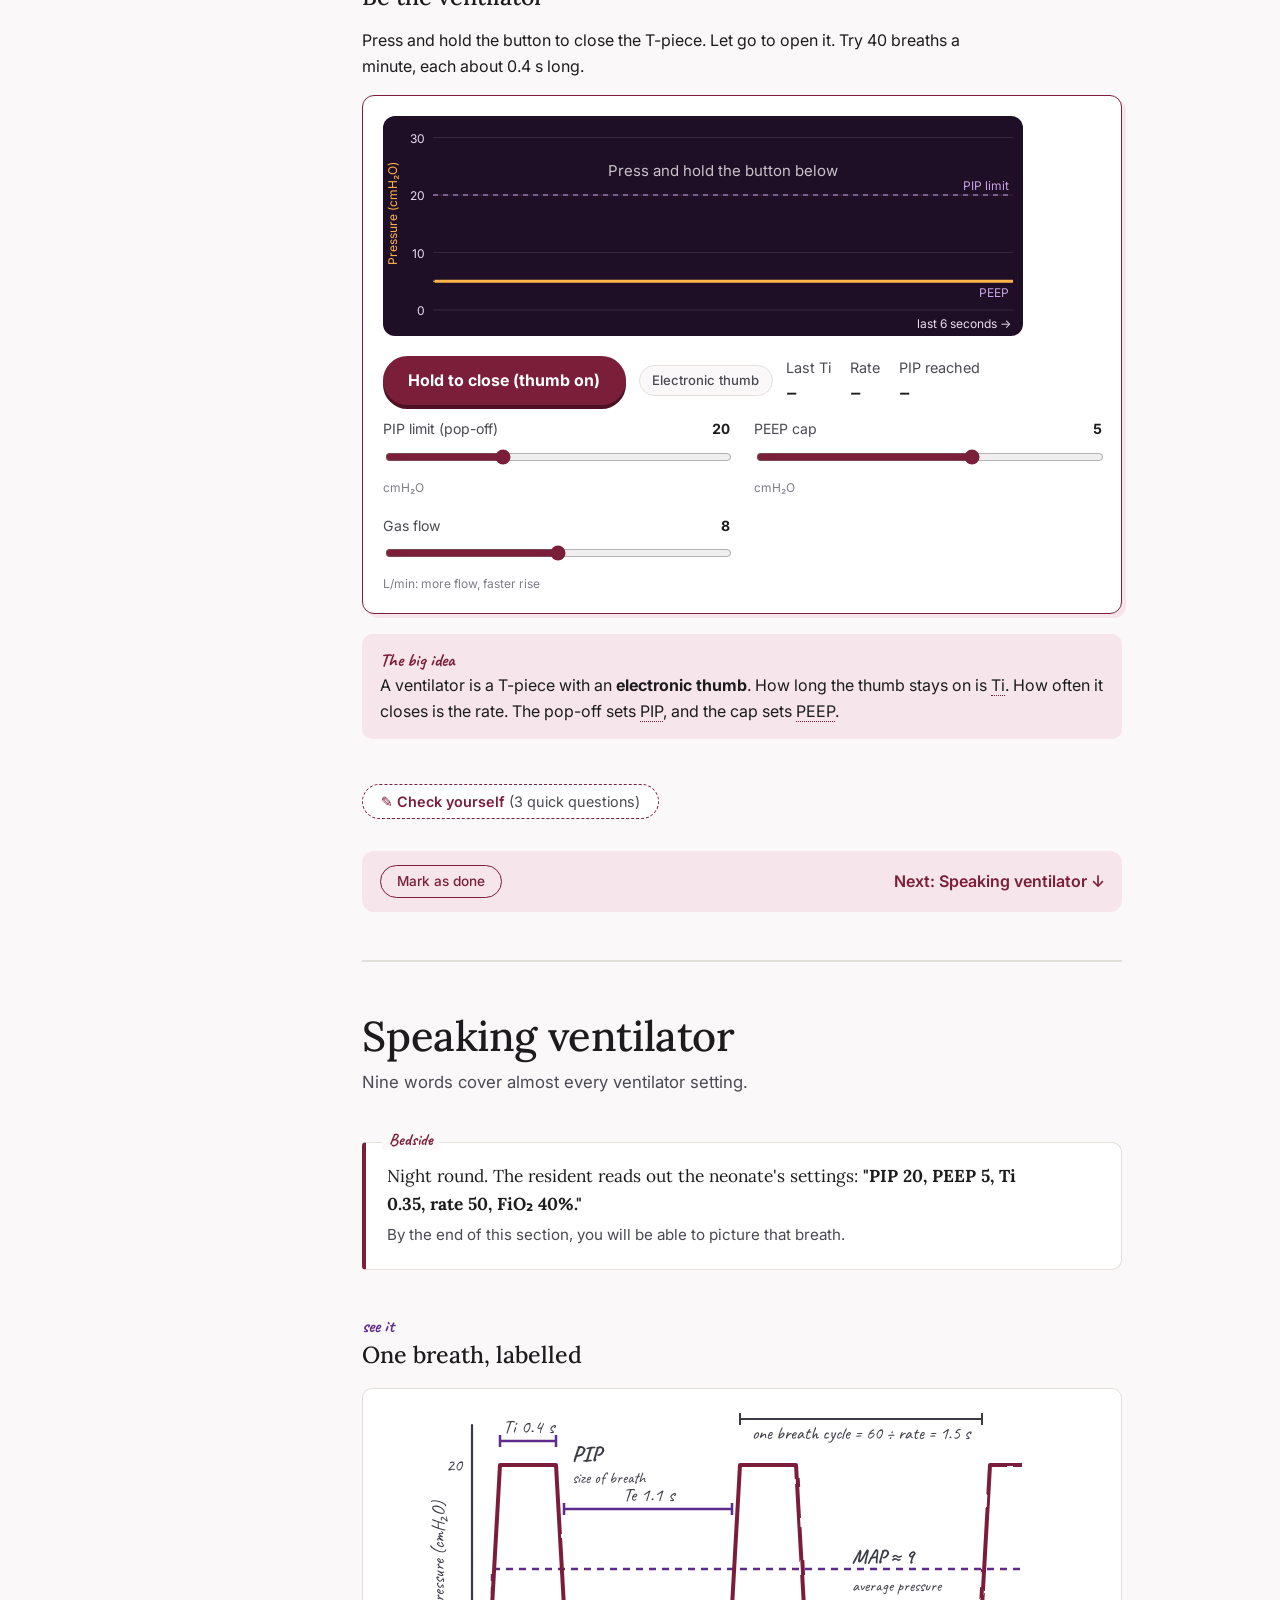
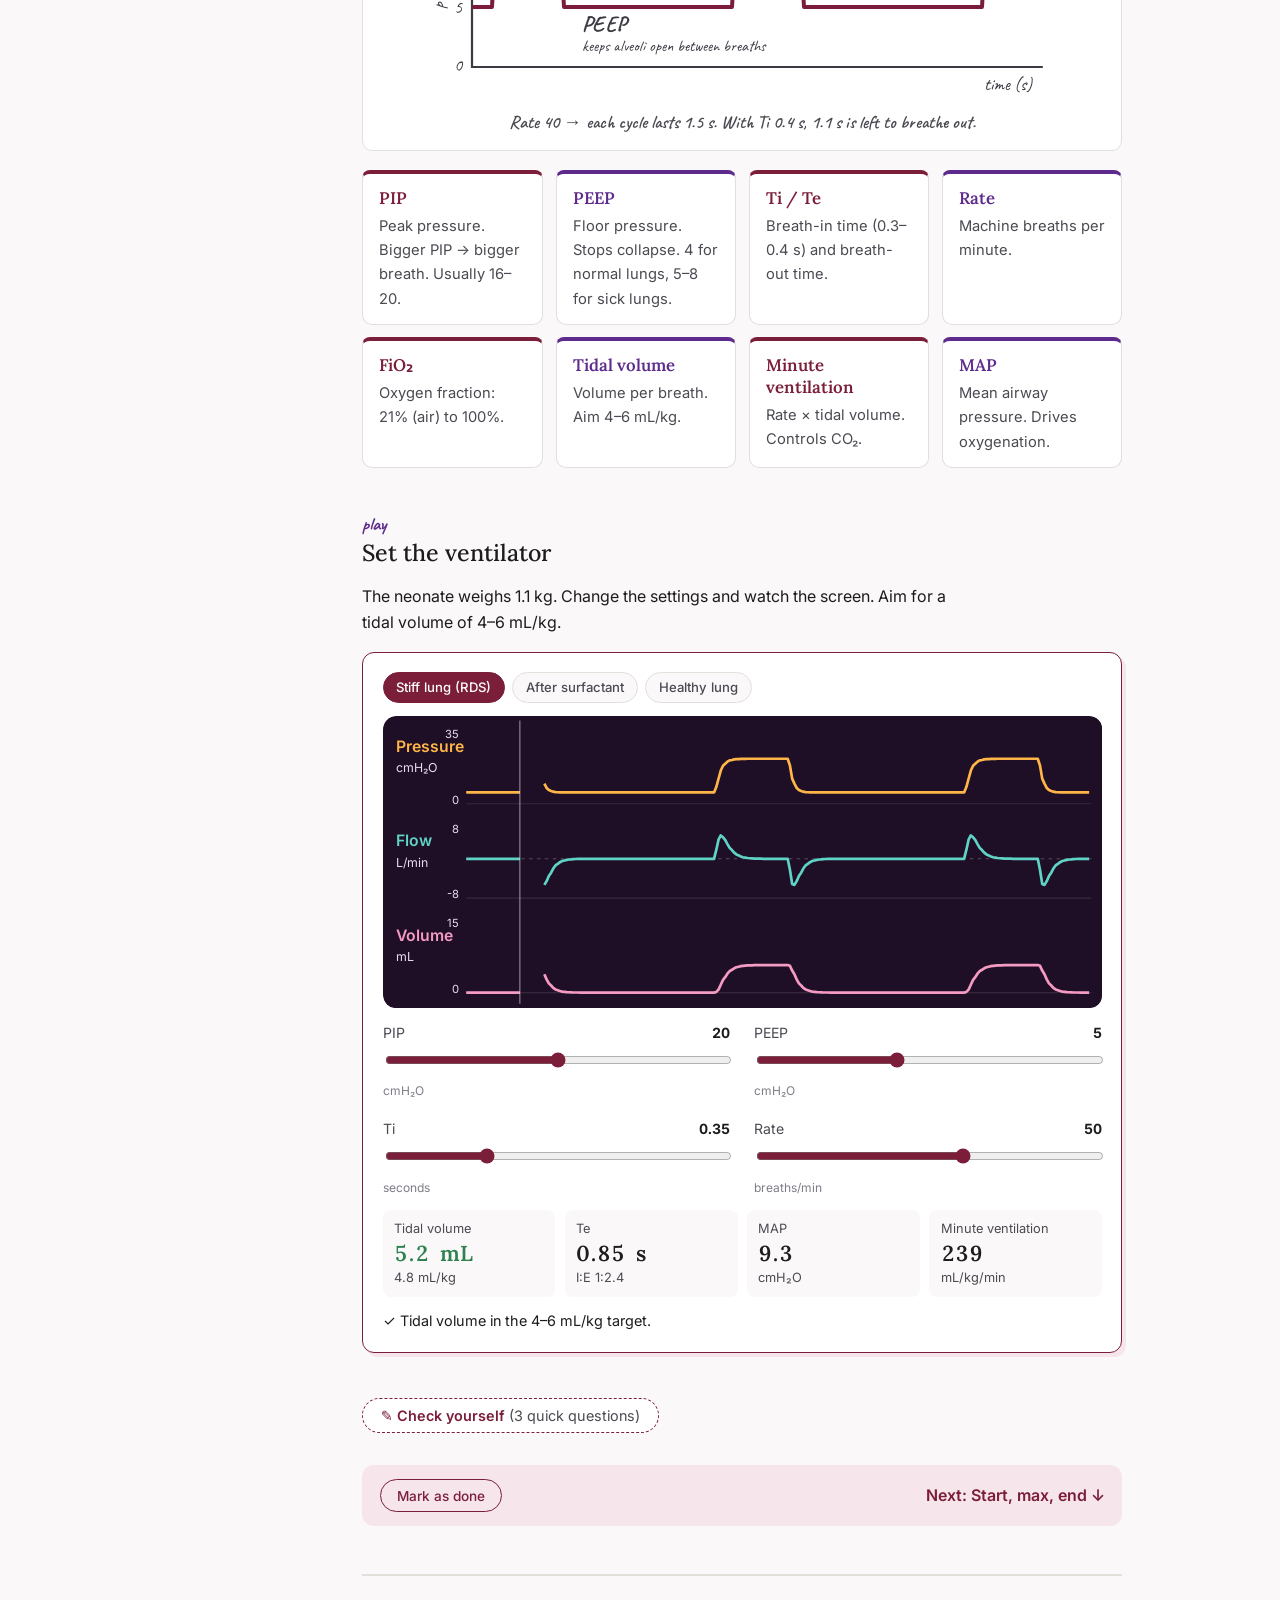
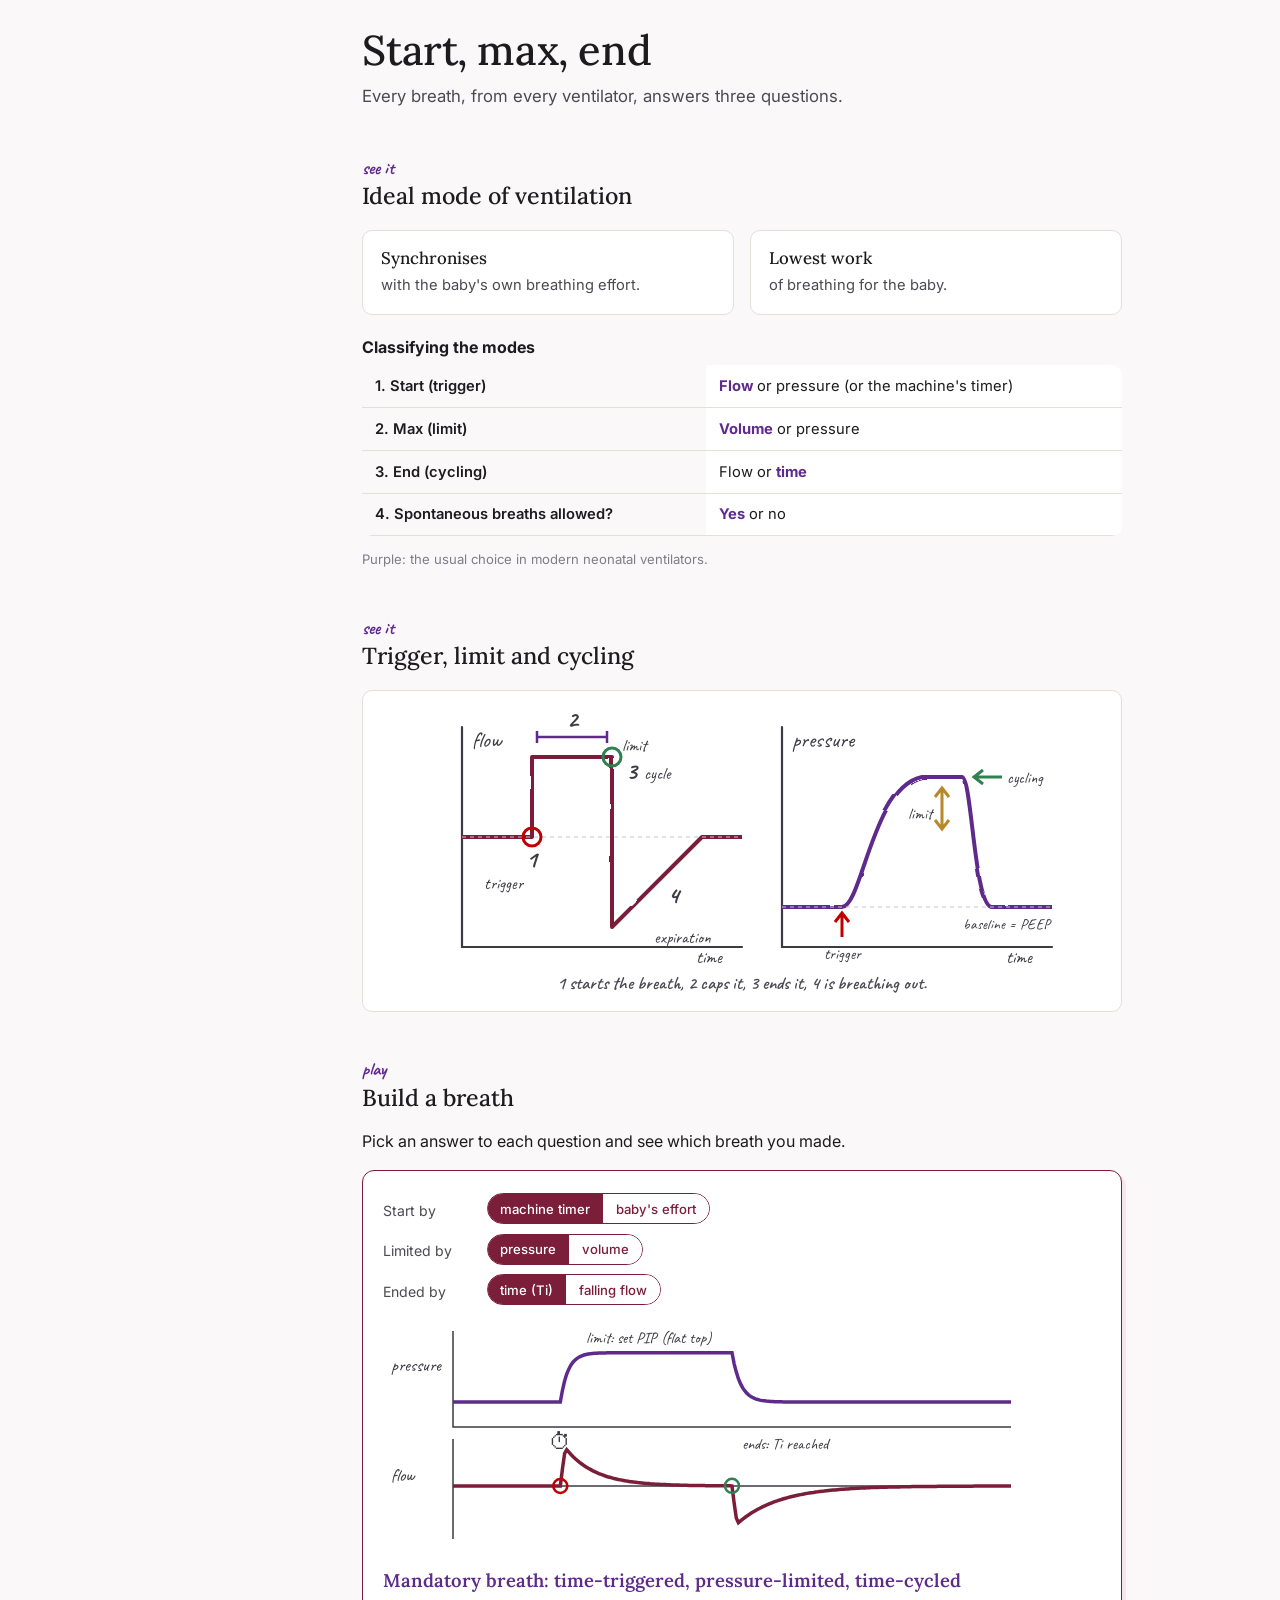
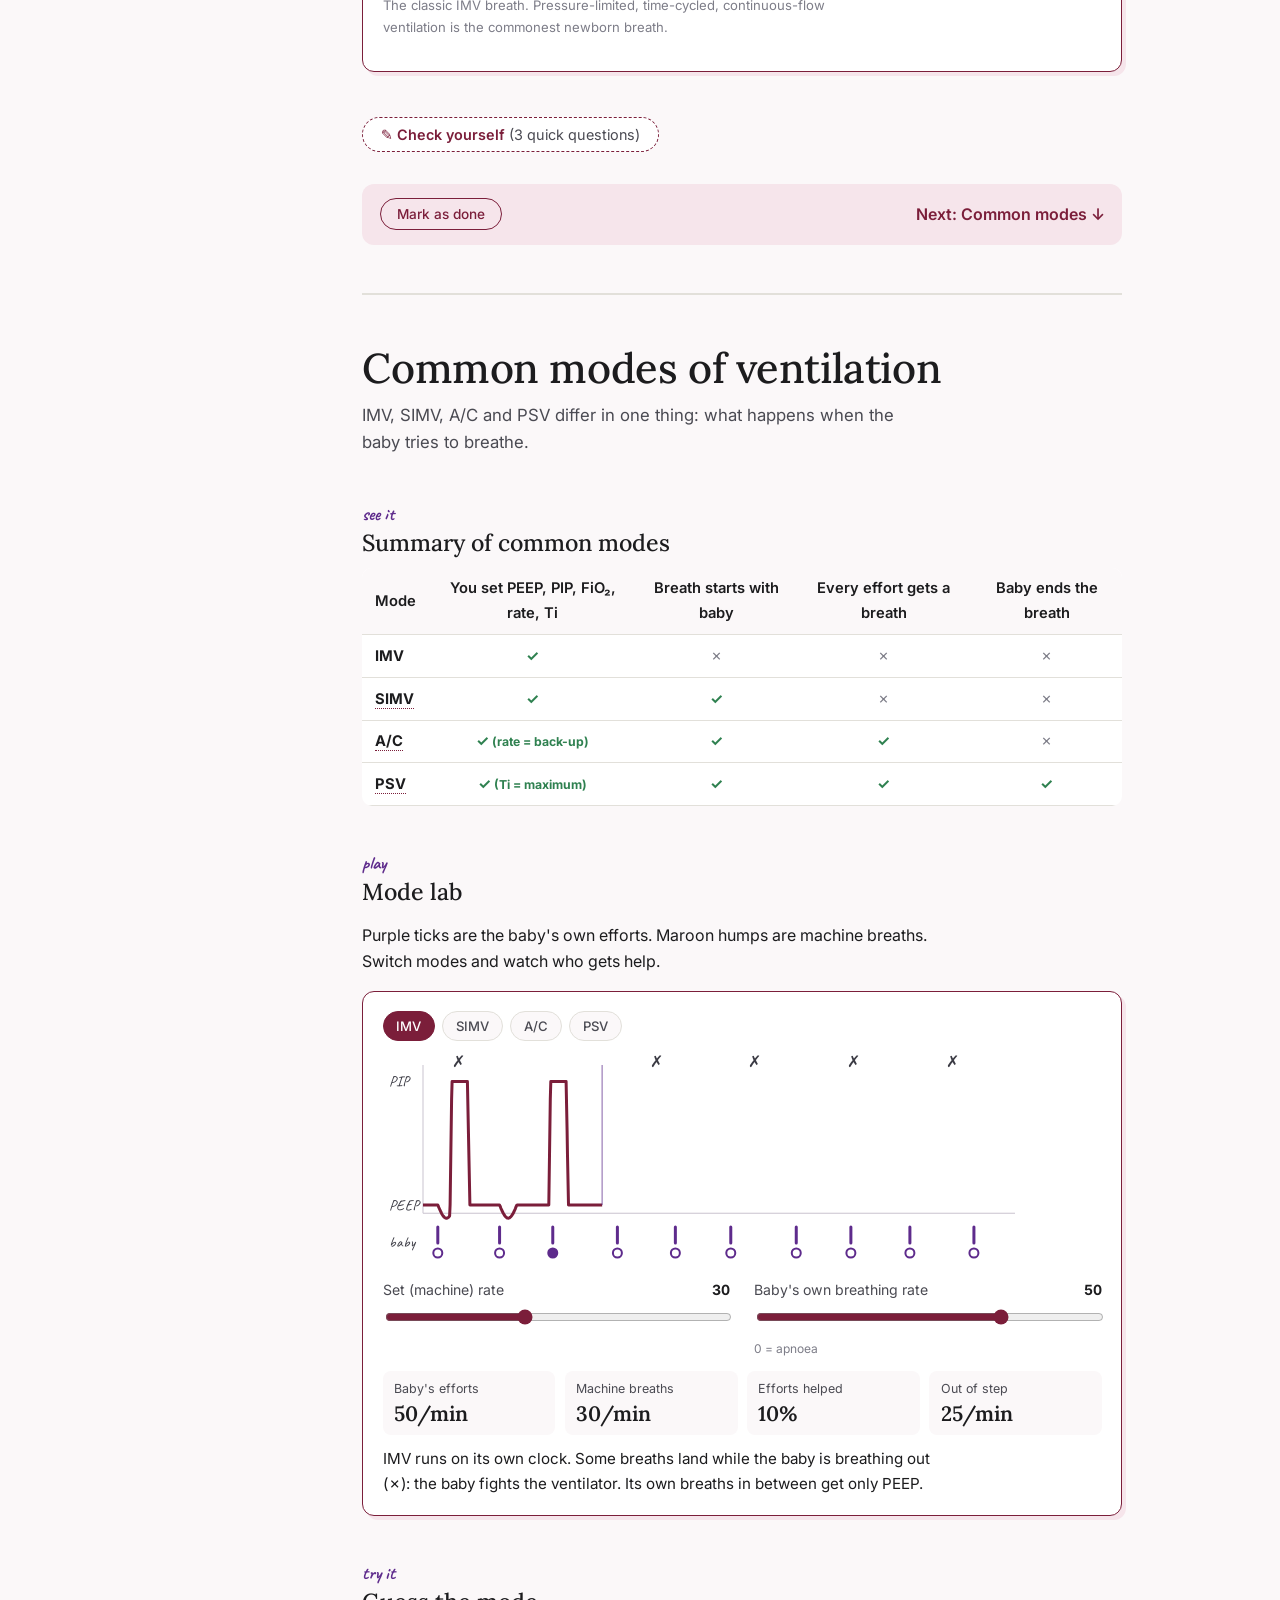
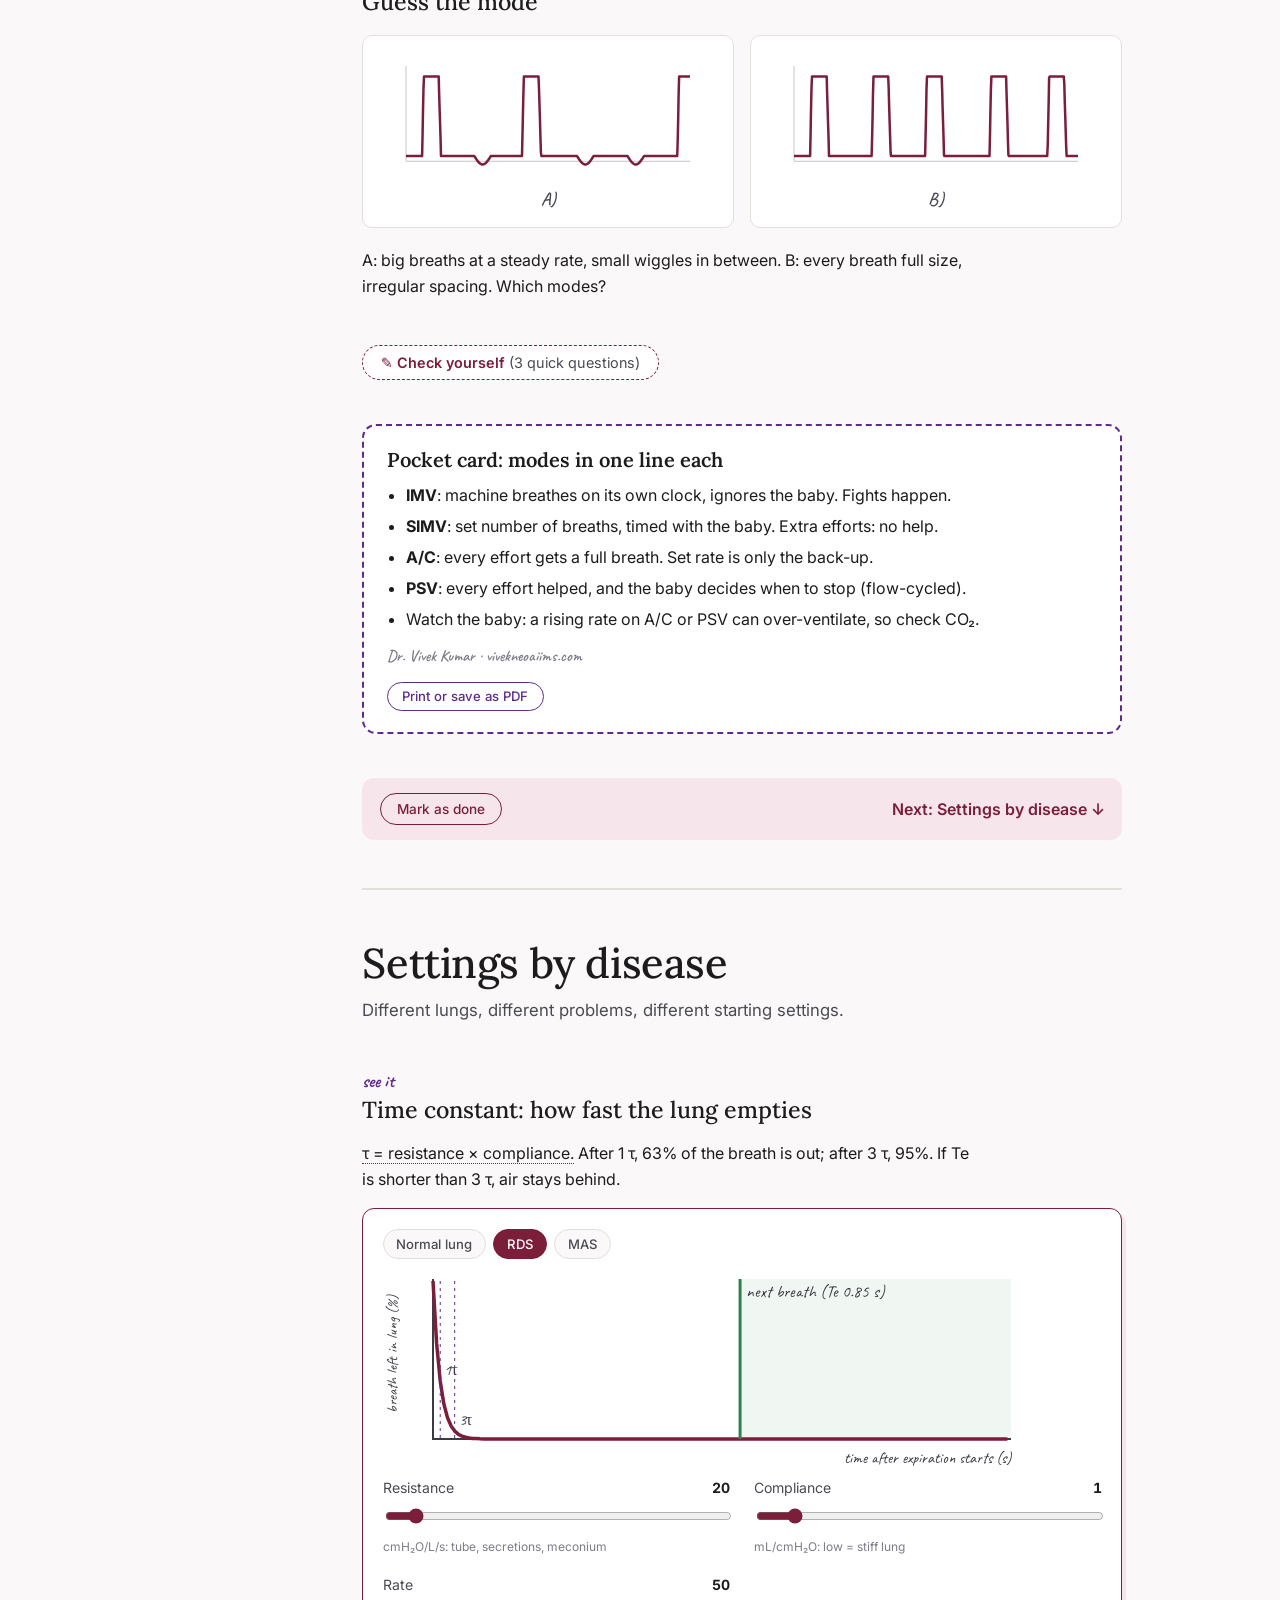
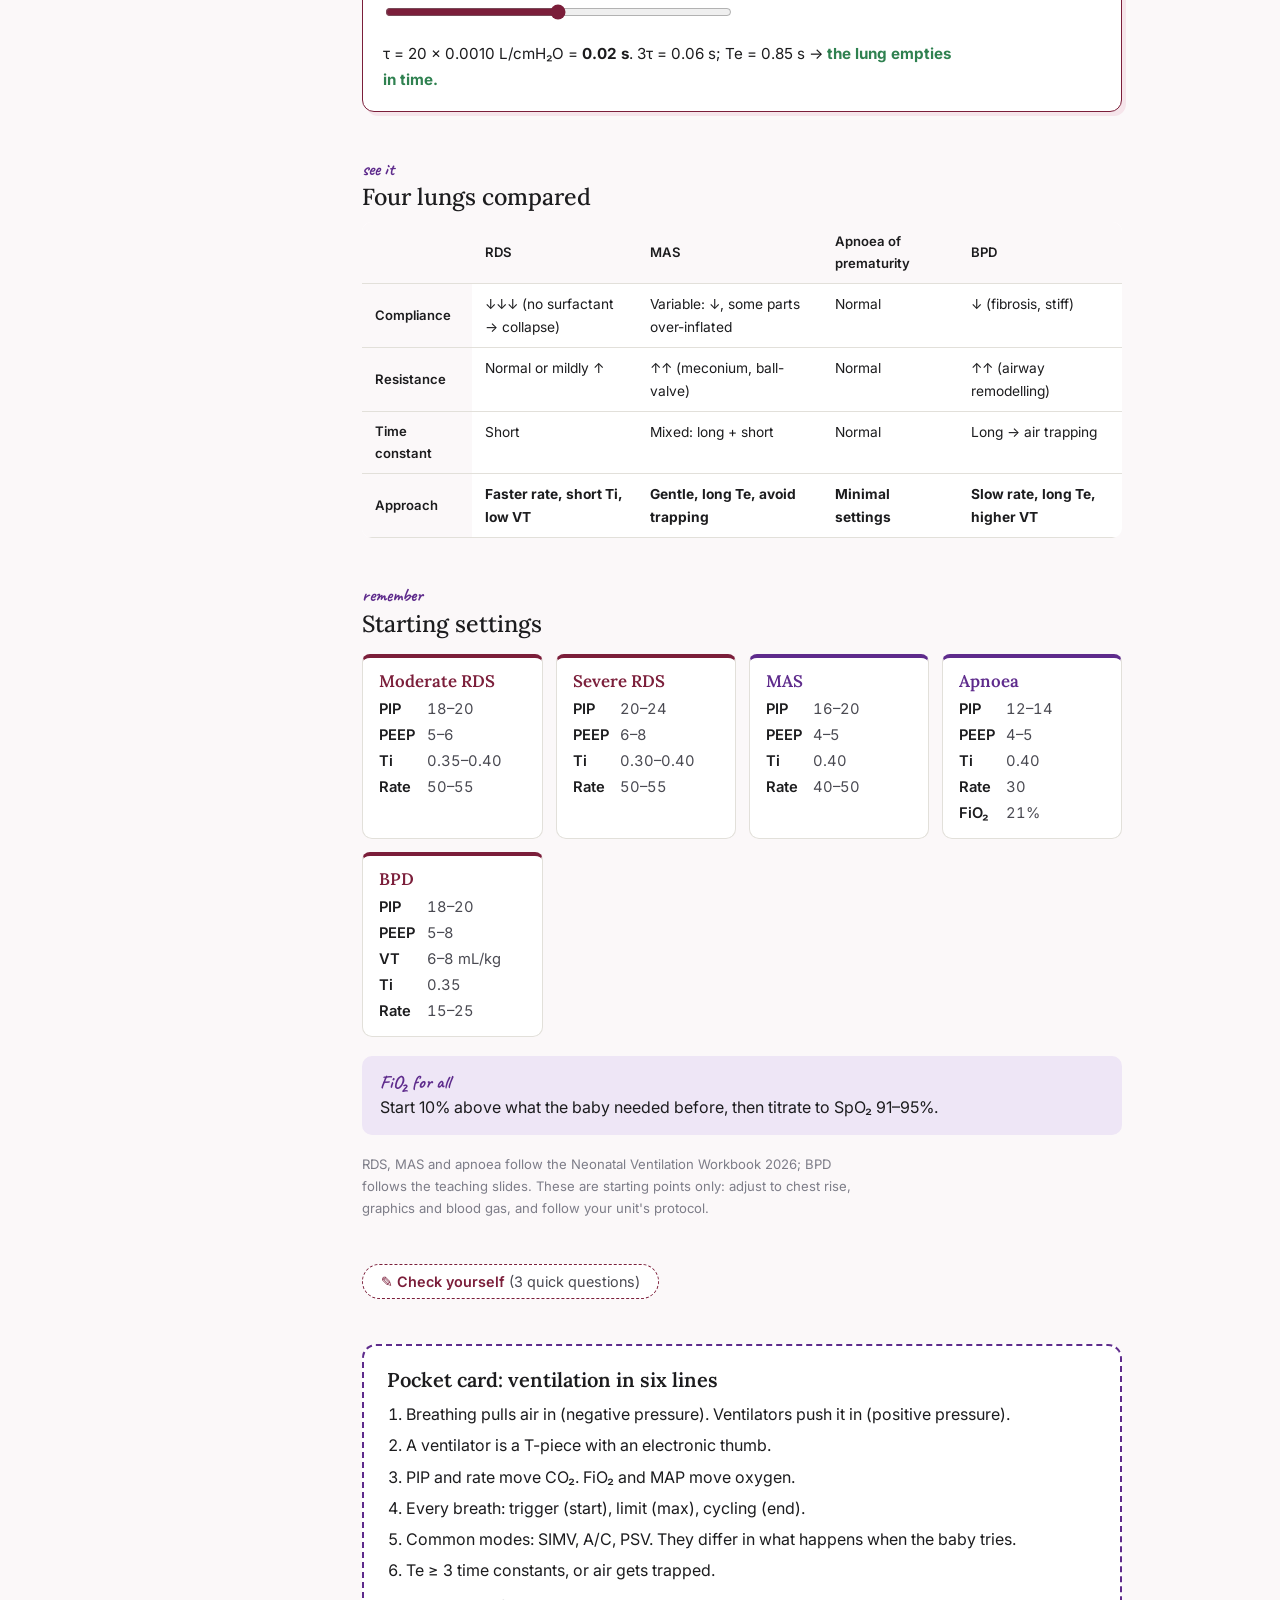
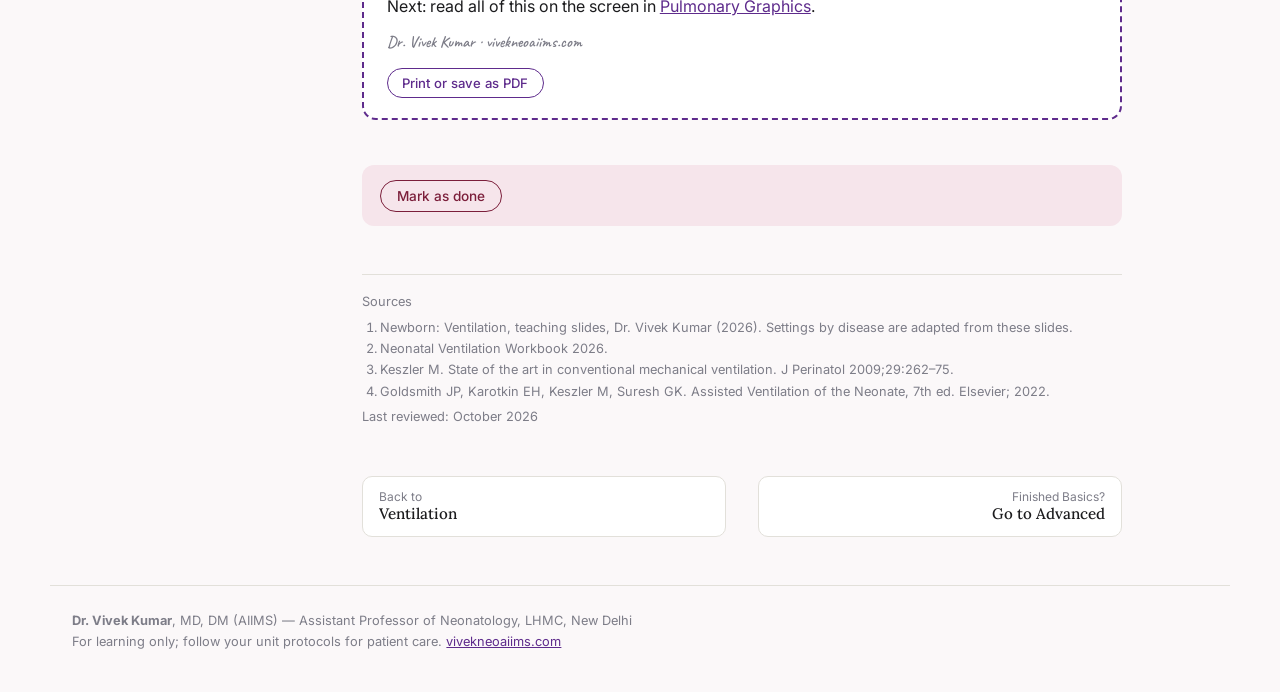
<file: learn/respiratory/ventilation/basics.html>
<!DOCTYPE html>
<html lang="en">
<head>
<meta charset="UTF-8">
<meta name="viewport" content="width=device-width, initial-scale=1">
<title>Newborn Ventilation: Basics | Dr. Vivek Kumar</title>
<meta name="description" content="Neonatal ventilation basics for nurses and MBBS students: how we breathe, the T-piece, ventilator terms, trigger-limit-cycle, common modes and settings by disease. Interactive simulators and Teach mode.">
<link rel="stylesheet" href="../../assets/learn.css?v=5">
<style>
/* ── page-specific styles ── */
.outline-wrap { display: grid; grid-template-columns: minmax(0, 1fr) 220px; gap: 1.2rem; align-items: center; }
.outline-wrap ol { margin: 0; padding-left: 1.3rem; font-size: 1.08rem; } .outline-wrap li { margin: .45rem 0; }
.pill { display: inline-block; margin-top: 1rem; background: #e6f2dc; border: 1.5px solid #6f9a4c; color: #c00000; border-radius: 10px; padding: .5rem 1.4rem; font-weight: 600; }
.muscle-grid { display: grid; grid-template-columns: 1fr 230px 1fr; gap: 1rem; align-items: center; margin: 1rem 0; }
.mcard { border-radius: 10px; padding: .8rem 1rem; font-size: .9rem; }
.mcard h4 { margin: -.8rem -1rem .6rem; padding: .45rem 1rem; color: #fff; font: 600 .95rem var(--sans); border-radius: 10px 10px 0 0; }
.mcard.in { background: var(--purple-light); } .mcard.in h4 { background: var(--purple); }
.mcard.out { background: var(--maroon-light); } .mcard.out h4 { background: var(--maroon); }
.mcard b { display: block; margin-top: .4rem; font-size: .82rem; text-transform: uppercase; letter-spacing: .04em; color: var(--ink-mid); }
.mcard ul { margin: .2rem 0 0; padding-left: 1.1rem; } .mcard li { margin: .15rem 0; } .mcard em { color: var(--ink-light); font-size: .82rem; }
.press-duo { display: grid; grid-template-columns: 1fr 1fr; gap: 1rem; }
.press-duo figure { margin: 0; }
.dep-cards > div { --c: var(--maroon); }
.ladder-wrap { display: grid; grid-template-columns: minmax(0, 1fr); }
.tp-ctl { display: flex; flex-wrap: wrap; gap: .8rem; align-items: center; margin-top: .8rem; }
.thumb { font: 700 1rem var(--sans); background: var(--maroon); color: #fff; border: 0; border-radius: 40px; padding: .9rem 1.6rem; cursor: pointer; user-select: none; -webkit-user-select: none; touch-action: none; box-shadow: 0 4px 0 #4e1124; }
.thumb.down { transform: translateY(3px); box-shadow: 0 1px 0 #4e1124; background: var(--purple); }
.tp-read { display: flex; gap: 1.2rem; flex-wrap: wrap; font-size: .9rem; color: var(--ink-mid); }
.tp-read b { font: 600 1.25rem var(--serif); color: var(--ink); display: block; }
.term-cards > div:nth-child(even) { --c: var(--purple); }
.readouts { display: grid; grid-template-columns: repeat(auto-fit, minmax(110px, 1fr)); gap: .6rem; margin: .8rem 0; }
.readouts div { background: var(--bg); border-radius: 8px; padding: .5rem .7rem; font-size: .8rem; color: var(--ink-mid); }
.readouts b { display: block; font: 600 1.35rem var(--serif); color: var(--ink); font-variant-numeric: tabular-nums; }
.readouts .warn b { color: #c00000; } .readouts .good b { color: var(--ok); }
.flag { font-size: .9rem; margin: .4rem 0 0; min-height: 1.4em; }
.seg { display: inline-flex; border: 1.5px solid var(--maroon); border-radius: 20px; overflow: hidden; margin: .2rem .4rem .4rem 0; }
.seg button { font: 500 .82rem var(--sans); border: 0; background: var(--paper); color: var(--maroon); padding: .4rem .8rem; cursor: pointer; }
.seg button.on { background: var(--maroon); color: #fff; }
.builder-row { display: flex; flex-wrap: wrap; align-items: center; gap: .3rem 1rem; font-size: .88rem; }
.builder-row span.lab { width: 5.5rem; color: var(--ink-mid); }
.mode-name { font: 600 1.15rem var(--serif); color: var(--purple); margin: .6rem 0 0; }
.mode-chips .chip.on { background: var(--maroon); border-color: var(--maroon); }
.lab-read { display: grid; grid-template-columns: repeat(4, 1fr); gap: .6rem; margin-top: .8rem; }
.lab-read div { background: var(--bg); border-radius: 8px; padding: .5rem .7rem; font-size: .78rem; color: var(--ink-mid); }
.lab-read b { display: block; font: 600 1.3rem var(--serif); color: var(--ink); }
.mode-say { margin: .7rem 0 0; font-size: .95rem; min-height: 3em; }
.set-cards > div { --c: var(--maroon); } .set-cards > div.p { --c: var(--purple); }
.set-cards dl { margin: 0; display: grid; grid-template-columns: auto 1fr; gap: .1rem .7rem; font-size: .92rem; }
.set-cards dt { font-weight: 600; color: var(--ink); } .set-cards dd { margin: 0; color: var(--ink-mid); font-variant-numeric: tabular-nums; }
table.vals.dz td { font-size: .86rem; vertical-align: top; } table.vals.dz th { font-size: .82rem; }
.tc-out { font-size: .95rem; margin: .5rem 0 0; }
body.teach .muscle-grid { grid-template-columns: 1fr 260px 1fr; } body.teach .mcard { font-size: 1rem; }
body.teach .outline-wrap ol { font-size: 1.5rem; } body.teach .outline-wrap { grid-template-columns: minmax(0,1fr) 300px; }
body.teach .pill { font-size: 1.3rem; }
body.teach .tp-read b { font-size: 1.6rem; }
body.teach .readouts b { font-size: 1.4rem; } body.teach .readouts { margin: .4rem 0; } body.teach .readouts div { padding: .3rem .6rem; }
body.teach .sim-row { grid-template-columns: repeat(auto-fit, minmax(200px, 1fr)); gap: .3rem 1.2rem; }
body.teach #termMon svg { max-height: 26vh; }
body.teach #labSvg { max-height: 26vh; } body.teach .mode-say { font-size: 1rem; min-height: 0; margin-top: .4rem; } body.teach #tpSvg { max-height: 34vh; } body.teach #bSvg { max-height: 36vh; } body.teach #tcSvg { max-height: 34vh; }
body.teach #guess svg { max-height: 20vh; }
body.teach .press-duo figure.sketch svg { max-height: 33vh; }
body.teach .flag { font-size: 1rem; }
body.teach .lab-read { margin-top: .4rem; } body.teach .lab-read div { padding: .3rem .6rem; }
body.teach table.vals.dz td { font-size: .95rem; }
@media (max-width: 760px) {
  .outline-wrap, .muscle-grid, .press-duo { grid-template-columns: minmax(0, 1fr); }
  .outline-wrap svg { max-width: 200px; margin: 0 auto; }
  .muscle-grid svg { max-width: 220px; margin: 0 auto; display: block; }
  .lab-read { grid-template-columns: 1fr 1fr; }
}
</style>
</head>
<body data-page="level" data-topic="ventilation" data-level="basics" class="theme-mp click-advance">
<main>

<header class="level-head">
  <!-- Teach-mode first slide: same as the PowerPoint -->
  <div class="ppt-title" aria-hidden="true">
    <div class="pt-main">
      <h1>Newborn: Ventilation</h1>
      <div class="pt-sub">Breath carries spirit, ventilation carries air.</div>
    </div>
    <div class="pt-by">
      <span class="pt-name">Dr. Vivek Kumar</span>
      <span>Assistant Professor, LHMC</span>
      <span class="pt-site">vivekneoaiims.com</span>
    </div>
  </div>
  <div class="who">Basics: for nurses &amp; MBBS students</div>
  <h1>Newborn: Ventilation</h1>
  <p class="c-purple" style="font-style:italic;margin-bottom:.6rem">Breath carries spirit, ventilation carries air.</p>
  <p>Seven short sections, about 45 minutes. From your own breathing to the ventilator's modes, with a thumb-on-the-T-piece simulator and a live ventilator screen. Your progress saves in this browser.</p>
  <a class="teach-cta" href="?teach">▶ Teach this in class</a>
</header>

<!-- ══════════ MODULE 1 ══════════ -->
<section class="module" id="how-we-breathe" data-module="vent-b-01">
<header class="mod-head">
  <h2>How we breathe</h2>
  <p>Before we push air in, see how the body pulls it in.</p>
</header>

<section class="beat" id="outline">
  <h3 data-beat="today">Outline of the learning session</h3>
  <div class="outline-wrap">
    <div>
      <p style="margin:0 0 .3rem">Today's topics:</p>
      <ol>
        <li class="step">Principle behind the T-piece</li>
        <li class="step">Basic terms in ventilation</li>
        <li class="step">Common ventilation modes</li>
        <li class="step">Pulmonary graphics: the 5 most common conditions (<a data-to="graph-b-05">next topic</a>)</li>
      </ol>
      <div class="pill step">Need active participation!</div>
    </div>
    <svg viewBox="0 0 220 200" width="220" aria-hidden="true">
      <g fill="none" stroke-width="3" stroke-linecap="round" filter="url(#sketchy)">
        <g stroke="#5e2b8c"><path d="M45 95 a28 28 0 1 1 30 0 v18 h-30z" fill="#efe6f7"/><path d="M47 122 h26 M50 130 h20"/><path d="M60 40 v-14 M30 52 l-10 -8 M90 52 l10 -8"/></g>
        <g stroke="#7b1e3a"><path d="M95 75 a32 32 0 1 1 34 0 v20 h-34z" fill="#f7e4ea"/><path d="M97 104 h30 M100 112 h24"/><path d="M112 14 v-12 M80 28 l-10 -9 M144 28 l10 -9"/><path d="M104 60 q8 -14 16 0" /></g>
        <g stroke="#5e2b8c"><path d="M150 100 a26 26 0 1 1 28 0 v16 h-28z" fill="#efe6f7"/><path d="M152 124 h24 M155 131 h18"/><path d="M164 52 v-12 M138 62 l-9 -7 M190 62 l9 -7"/></g>
        <path d="M30 190 q80 -40 160 0" stroke="#3b3b44" fill="#f3d9c8"/>
      </g>
    </svg>
  </div>
</section>

<section class="beat">
  <div class="hook">
    <p>A 29-week preterm neonate, 1.1 kg, is grunting with deep chest retractions. The mother asks: <em>"Why can't my baby just breathe like us?"</em></p>
    <p class="ask">To answer, you need to know how breathing works.</p>
  </div>
</section>

<section class="beat" id="muscles">
  <h3 data-beat="see it">The breathing pump</h3>
  <div class="muscle-grid">
    <div class="mcard in">
      <h4>Muscles of inspiration</h4>
      <b>Core</b>
      <ul><li>Diaphragm <em>(contracts, moves down)</em></li><li>External intercostals <em>(lift the ribs)</em></li></ul>
      <b>Accessory</b>
      <ul><li>Sternocleidomastoid <em>(lifts sternum)</em></li><li>Pectoralis minor <em>(pulls ribs out)</em></li></ul>
    </div>
    <svg viewBox="0 0 230 280" width="230" role="img" aria-label="Rib cage and diaphragm moving with breathing">
      <g id="cage" filter="url(#sketchy)" fill="none" stroke-linecap="round">
        <animateTransform attributeName="transform" type="scale" values="1 1;1.07 1.03;1 1" keyTimes="0;.45;1" dur="3.4s" repeatCount="indefinite" additive="sum"/>
      </g>
      <path id="dia" d="M40 205 Q115 120 190 205" fill="none" stroke="#7b1e3a" stroke-width="5" stroke-linecap="round">
        <animate attributeName="d" values="M40 205 Q115 120 190 205;M40 212 Q115 175 190 212;M40 205 Q115 120 190 205" keyTimes="0;.45;1" dur="3.4s" repeatCount="indefinite"/>
      </path>
      <g fill="#5e2b8c">
        <path d="M115 6 v26 m-9 -10 l9 10 l9 -10" stroke="#5e2b8c" stroke-width="3.5" fill="none" stroke-linecap="round">
          <animate attributeName="opacity" values="1;1;0;0;1" keyTimes="0;.4;.5;.95;1" dur="3.4s" repeatCount="indefinite"/>
        </path>
      </g>
      <text x="115" y="262" text-anchor="middle" font-size="20" fill="#7b1e3a">diaphragm</text>
      <text x="200" y="22" text-anchor="end" font-size="18" fill="#5e2b8c"><tspan>air in</tspan>
        <animate attributeName="opacity" values="1;1;0;0;1" keyTimes="0;.4;.5;.95;1" dur="3.4s" repeatCount="indefinite"/></text>
    </svg>
    <div class="mcard out">
      <h4>Muscles of expiration</h4>
      <b>Usually passive</b>
      <ul><li>Diaphragm <em>(relaxes, moves up)</em></li><li>The lung recoils like a balloon</li></ul>
      <b>When forced</b>
      <ul><li>Internal intercostals <em>(pull ribs down)</em></li><li>Abdominals, quadratus lumborum</li></ul>
    </div>
  </div>
  <div class="tip"><b>Why babies tire</b>A newborn's ribs are soft and lie flat, and the diaphragm does almost all the work. When the lung is stiff (RDS), the soft chest wall caves in instead: those are the retractions you see.</div>
</section>

<section class="beat" id="pressure">
  <h3 data-beat="see it">Negative vs positive pressure</h3>
  <div class="press-duo">
    <figure class="sketch">
      <svg viewBox="0 0 300 250" width="300" role="img" aria-label="Negative pressure breathing: diaphragm pulls down, alveolar pressure below zero, air flows in">
        <g fill="none" stroke="#3b3b44" stroke-width="2.4" stroke-linecap="round" filter="url(#sketchy)">
          <path d="M150 20 v55"/><path d="M150 75 q-10 10 -25 18 M150 75 q10 10 25 18"/>
          <path d="M60 50 h180 v150 h-180z" stroke="#c9c3cf"/>
          <path d="M126 90 c-50 -5 -60 40 -55 80 c3 20 40 22 55 10 z" fill="#f2d7df"/>
          <path d="M174 90 c50 -5 60 40 55 80 c-3 20 -40 22 -55 10 z" fill="#f2d7df"/>
          <path d="M60 205 Q150 225 240 205" stroke="#7b1e3a" stroke-width="4"/>
          <path d="M150 232 v14 m-7 -7 l7 7 l7 -7" stroke="#7b1e3a" stroke-width="3"/>
        </g>
        <path d="M150 0 v34 m-8 -10 l8 10 l8 -10" stroke="#5e2b8c" stroke-width="4" fill="none" stroke-linecap="round"/>
        <text x="160" y="16" font-size="17" fill="#5e2b8c">air pulled in</text>
        <text x="28" y="44" font-size="16">airway 0</text>
        <text x="98" y="140" font-size="16" fill="#7b1e3a">−1</text><text x="185" y="140" font-size="16" fill="#7b1e3a">−1</text>
        <text x="64" y="196" font-size="15">pleura −5</text>
        <text x="150" y="246" text-anchor="middle" font-size="15" fill="#7b1e3a" dx="60">diaphragm down</text>
      </svg>
      <figcaption>Baby: chest grows, pressure falls, air is <b>pulled</b> in.</figcaption>
    </figure>
    <figure class="sketch step">
      <svg viewBox="0 0 300 250" width="300" role="img" aria-label="Positive pressure ventilation: ventilator pushes gas in, airway pressure above zero">
        <g fill="none" stroke="#3b3b44" stroke-width="2.4" stroke-linecap="round" filter="url(#sketchy)">
          <path d="M150 20 v55"/><path d="M150 75 q-10 10 -25 18 M150 75 q10 10 25 18"/>
          <path d="M60 50 h180 v150 h-180z" stroke="#c9c3cf"/>
          <path d="M126 90 c-54 -8 -66 44 -60 84 c3 22 44 24 60 12 z" fill="#ead9f3"/>
          <path d="M174 90 c54 -8 66 44 60 84 c-3 22 -44 24 -60 12 z" fill="#ead9f3"/>
          <path d="M60 210 Q150 222 240 210" stroke="#7b1e3a" stroke-width="4"/>
          <rect x="128" y="2" width="44" height="22" rx="5" fill="#7b1e3a" stroke="#7b1e3a"/>
        </g>
        <path d="M188 8 h-16 m8 -6 l8 6 l-8 6" stroke="#5e2b8c" stroke-width="0" fill="none"/>
        <path d="M150 26 v34 m-8 -10 l8 10 l8 -10" stroke="#5e2b8c" stroke-width="4" fill="none" stroke-linecap="round"/>
        <text x="150" y="18" text-anchor="middle" font-size="13" class="sans" fill="#fff" font-weight="600">VENT</text>
        <text x="180" y="18" font-size="17" fill="#5e2b8c">air pushed in</text>
        <text x="28" y="44" font-size="16">airway +20</text>
        <text x="94" y="140" font-size="16" fill="#5e2b8c">+15</text><text x="183" y="140" font-size="16" fill="#5e2b8c">+15</text>
        <text x="64" y="196" font-size="15">pleura +</text>
      </svg>
      <figcaption>Ventilator: pressure rises, air is <b>pushed</b> in.</figcaption>
    </figure>
  </div>
  <div class="tip purple step"><b>Same rule, opposite push</b>Gas always flows from high to low pressure. The baby lowers the pressure inside; the ventilator raises it outside. Positive pressure can over-stretch the lung and squeeze the heart, so we use the <b>lowest pressure that works</b>.</div>
</section>

<section class="beat">
  <h3 data-beat="try it">Quick check</h3>
  <div id="quiz1"></div>
</section>
</section>

<!-- ══════════ MODULE 2 ══════════ -->
<section class="module" id="why-ventilate" data-module="vent-b-02">
<header class="mod-head">
  <h2>Why we ventilate</h2>
  <p>Breathing has two jobs. When the baby can't do them, we help.</p>
</header>

<section class="beat" id="gas-exchange">
  <h3 data-beat="see it">Two jobs: oxygen in, CO₂ out</h3>
  <figure class="sketch">
    <svg viewBox="0 0 680 220" width="680" role="img" aria-label="Alveolus next to a capillary: oxygen moves into blood, carbon dioxide moves out">
      <g fill="none" stroke="#3b3b44" stroke-width="2.4" stroke-linecap="round" filter="url(#sketchy)">
        <path d="M150 30 v40"/><circle cx="150" cy="130" r="62" fill="#f6e5eb" stroke="#7b1e3a"/>
        <path d="M250 40 c30 0 30 180 0 180 M330 40 c-30 0 -30 180 0 180" stroke="#c4513f"/>
      </g>
      <g fill="#e06a6a" stroke="#a53c3c" stroke-width="1.5"><ellipse cx="290" cy="80" rx="13" ry="8"/><ellipse cx="290" cy="130" rx="13" ry="8"/><ellipse cx="290" cy="180" rx="13" ry="8"/></g>
      <g stroke-width="4" stroke-linecap="round" fill="none">
        <path d="M185 105 h75 m-10 -9 l10 9 l-10 9" stroke="#5e2b8c"><animate attributeName="stroke-dashoffset" values="40;0" dur="1.2s" repeatCount="indefinite"/></path>
        <path d="M260 160 h-75 m10 -9 l-10 9 l10 9" stroke="#7b1e3a"/>
      </g>
      <text x="150" y="135" text-anchor="middle" font-size="22">alveolus</text>
      <text x="290" y="30" text-anchor="middle" font-size="20" fill="#c4513f">blood</text>
      <text x="222" y="96" text-anchor="middle" font-size="22" font-weight="700" fill="#5e2b8c">O₂</text>
      <text x="222" y="186" text-anchor="middle" font-size="22" font-weight="700" fill="#7b1e3a">CO₂</text>
      <g class="step">
        <text x="360" y="90" font-size="22" fill="#5e2b8c">Oxygenation ← FiO₂ + MAP</text>
        <text x="360" y="118" font-size="17">(more O₂, lungs kept open)</text>
      </g>
      <g class="step">
        <text x="360" y="165" font-size="22" fill="#7b1e3a">CO₂ removal ← rate × volume</text>
        <text x="360" y="193" font-size="17">(how much air moves per minute)</text>
      </g>
    </svg>
  </figure>
  <p>Remember this split. When the blood gas shows high CO₂ (<a data-to="abg-b-01">ABG: Basics</a>), think <span class="term" data-term="minute-ventilation">minute ventilation</span>. When oxygen is low, think <span class="term" data-term="fio2">FiO₂</span> and <span class="term" data-term="map">mean airway pressure</span>.</p>
</section>

<section class="beat" id="o2-deprivation">
  <h3 data-beat="see it">Hypoxia, hypoxemia, ischemia</h3>
  <p>Three words that get mixed up. All mean tissues are short of oxygen, for different reasons.</p>
  <div class="cards dep-cards">
    <div class="step">
      <h4>Hypoxemia</h4>
      <p><b>Low O₂ in the blood.</b></p>
      <svg viewBox="0 0 160 40" width="160" aria-hidden="true"><text x="8" y="28" font-size="22" fill="#5e2b8c">O₂</text><path d="M40 20 h40 M66 10 l14 10 l-14 10 M52 10 l14 10 l-14 10" stroke="#3b3b44" stroke-width="3" fill="none"/><path d="M60 8 l12 24" stroke="#c00000" stroke-width="3"/><g fill="#e06a6a"><circle cx="105" cy="16" r="5"/><circle cx="120" cy="26" r="5"/><circle cx="133" cy="14" r="5"/></g></svg>
      <ul><li>Low FiO₂, hypoventilation</li><li>V/Q mismatch, diffusion problem</li><li>Right-to-left shunt <em>(O₂ won't fix it)</em></li></ul>
    </div>
    <div class="step p">
      <h4>Hypoxia</h4>
      <p><b>Low O₂ reaching the tissues.</b></p>
      <svg viewBox="0 0 160 40" width="160" aria-hidden="true"><text x="8" y="28" font-size="22" fill="#5e2b8c">O₂</text><path d="M40 20 h50 M76 10 l14 10 l-14 10" stroke="#3b3b44" stroke-width="3" fill="none"/><path d="M62 8 l12 24" stroke="#c00000" stroke-width="3"/><circle cx="125" cy="20" r="14" fill="#c9c3cf"/></svg>
      <ul><li>Hypoxemia</li><li>Anaemia</li><li>Low cardiac output</li></ul>
    </div>
    <div class="step">
      <h4>Ischemia</h4>
      <p><b>Low blood flow to the tissues.</b></p>
      <svg viewBox="0 0 160 40" width="160" aria-hidden="true"><g fill="#c4513f"><path d="M18 10 q-6 10 0 16 q6 -6 0 -16z"/><path d="M34 16 q-6 10 0 16 q6 -6 0 -16z"/></g><path d="M50 20 h40 M76 10 l14 10 l-14 10" stroke="#3b3b44" stroke-width="3" fill="none"/><path d="M62 8 l12 24" stroke="#c00000" stroke-width="3"/><circle cx="125" cy="20" r="14" fill="#c9c3cf"/></svg>
      <ul><li>Poor arterial flow (shock)</li><li>Poor venous drainage</li></ul>
    </div>
  </div>
</section>

<section class="beat" id="support">
  <h3 data-beat="see it">The ladder of support</h3>
  <figure class="sketch">
    <svg viewBox="0 0 640 260" width="640" role="img" aria-label="Ladder of respiratory support from oxygen to high-frequency oscillation">
      <g fill="none" stroke="#3b3b44" stroke-width="2.4" stroke-linecap="round" filter="url(#sketchy)">
        <path d="M20 240 h100 v-36 h100 v-36 h100 v-36 h100 v-36 h100 v-36 h100" />
      </g>
      <g font-size="18" text-anchor="middle">
        <text x="70" y="230">Oxygen</text>
        <text x="170" y="194" fill="#5e2b8c">CPAP</text>
        <text x="270" y="158" fill="#5e2b8c">NIPPV / BiPAP</text>
        <text x="370" y="122" fill="#5e2b8c">nasal HFO</text>
      </g>
      <g font-size="18" text-anchor="middle" class="step">
        <text x="465" y="64" fill="#7b1e3a">Conventional</text><text x="465" y="86" font-size="14" fill="#7b1e3a">SIMV · A/C · PSV</text>
        <text x="575" y="50" fill="#7b1e3a">HFOV</text>
        <path d="M425 255 h210" stroke="#7b1e3a" stroke-width="5" filter="url(#sketchy)"/>
        <text x="530" y="250" font-size="17" fill="#7b1e3a">invasive (via ET tube)</text>
      </g>
      <path d="M125 255 h290" stroke="#5e2b8c" stroke-width="5" filter="url(#sketchy)"/>
      <text x="270" y="250" text-anchor="middle" font-size="17" fill="#5e2b8c">non-invasive (via nose)</text>
      <text x="40" y="40" font-size="20">more support ↗</text>
    </svg>
  </figure>
  <p class="quote step">"Ventilation's only purpose is to keep the patient alive while something good can happen to allow them to breathe for themselves."</p>
</section>

<section class="beat">
  <h3 data-beat="try it">Quick check</h3>
  <div id="quiz2"></div>
</section>
</section>

<!-- ══════════ MODULE 3 ══════════ -->
<section class="module" id="t-piece" data-module="vent-b-03">
<header class="mod-head">
  <h2>Simplified ventilator: Ayre's T-piece</h2>
  <p>Understand the T-piece, and you understand every ventilator.</p>
</header>

<section class="beat" id="tpiece-sketch">
  <h3 data-beat="see it">A tube, a T and your thumb</h3>
  <figure class="sketch">
    <svg viewBox="0 0 640 300" width="640" role="img" aria-label="Baby with endotracheal tube connected to a T-piece; oxygen flows in from below; a thumb closes the open end">
      <g fill="none" stroke="#3b3b44" stroke-width="2.4" stroke-linecap="round" stroke-linejoin="round" filter="url(#sketchy)">
        <path d="M140 36 C70 36 32 88 38 148 C42 188 66 212 92 222 L92 292 L162 292 L166 242 C186 240 196 230 198 214 C208 212 210 202 204 196 C212 192 212 182 206 178 L222 160 L206 150 C212 100 190 36 140 36Z" fill="#f6dccb"/>
        <path d="M112 182 c12 30 14 60 4 108" stroke="#c4513f" stroke-width="2"/>
        <path d="M210 172 h145" stroke="#9a8ca6" stroke-width="12"/>
        <path d="M210 172 h145" stroke="#efe9f3" stroke-width="7"/>
        <path d="M112 182 q40 -10 98 -10" stroke="#9a8ca6" stroke-width="10"/>
        <rect x="352" y="60" width="26" height="230" fill="#e9e3ef" stroke="#7a6d86"/>
      </g>
      <g fill="#7b1e3a" class="flowdots">
        <circle r="4"><animateMotion dur="1.6s" repeatCount="indefinite" path="M365 285 V70"/></circle>
        <circle r="4"><animateMotion dur="1.6s" begin=".5s" repeatCount="indefinite" path="M365 285 V70"/></circle>
        <circle r="4"><animateMotion dur="1.6s" begin="1.05s" repeatCount="indefinite" path="M365 285 V70"/></circle>
      </g>
      <text x="395" y="290" font-size="19">← gas in (6–8 L/min)</text>
      <text x="395" y="178" font-size="19">← T-piece adapter</text>
      <text x="225" y="206" font-size="18">endotracheal tube</text>
      <text x="395" y="104" font-size="19">← open end (PEEP cap)</text>
      <g class="step">
        <ellipse cx="365" cy="48" rx="26" ry="16" fill="#e8b89c" stroke="#3b3b44" stroke-width="2"/>
        <text x="400" y="36" font-size="20" fill="#7b1e3a" font-weight="700">thumb closes the hole</text>
        <text x="400" y="58" font-size="18" fill="#7b1e3a">→ gas goes into the lungs</text>
        <path d="M340 150 h-120 m10 -8 l-10 8 l10 8" stroke="#7b1e3a" stroke-width="4" fill="none"/>
      </g>
    </svg>
    <figcaption>Thumb off: gas escapes through the cap (PEEP). Thumb on: pressure rises to PIP.</figcaption>
  </figure>
</section>

<section class="beat" id="tpiece-sim">
  <h3 data-beat="play">Be the ventilator</h3>
  <p>Press and hold the button to close the T-piece. Let go to open it. Try 40 breaths a minute, each about 0.4 s long.</p>
  <div class="sim">
    <svg id="tpSvg" viewBox="0 0 640 220" width="640" role="img" aria-label="Live airway pressure trace from the T-piece"></svg>
    <div class="tp-ctl">
      <button type="button" class="thumb" id="thumb">Hold to close (thumb on)</button>
      <button type="button" class="chip" id="autoThumb" aria-pressed="false">Electronic thumb</button>
      <div class="tp-read">
        <div>Last Ti<b id="tpTi">–</b></div><div>Rate<b id="tpRR">–</b></div><div>PIP reached<b id="tpPip">–</b></div>
      </div>
    </div>
    <div class="sim-row" style="margin-top:.8rem">
      <div class="ctl"><label for="tpPipSet">PIP limit (pop-off) <b id="tpPipSetV">20</b></label><input type="range" id="tpPipSet" min="15" max="30" value="20"><small>cmH₂O</small></div>
      <div class="ctl"><label for="tpPeep">PEEP cap <b id="tpPeepV">5</b></label><input type="range" id="tpPeep" min="0" max="8" value="5"><small>cmH₂O</small></div>
      <div class="ctl"><label for="tpFlow">Gas flow <b id="tpFlowV">8</b></label><input type="range" id="tpFlow" min="4" max="12" value="8"><small>L/min: more flow, faster rise</small></div>
    </div>
  </div>
  <hr class="slide-break">
  <div class="tip"><b>The big idea</b>A ventilator is a T-piece with an <b>electronic thumb</b>. How long the thumb stays on is <span class="term" data-term="ti">Ti</span>. How often it closes is the rate. The pop-off sets <span class="term" data-term="pip">PIP</span>, and the cap sets <span class="term" data-term="peep">PEEP</span>.</div>
</section>

<section class="beat">
  <h3 data-beat="try it">Quick check</h3>
  <div id="quiz3"></div>
</section>
</section>

<!-- ══════════ MODULE 4 ══════════ -->
<section class="module" id="terms" data-module="vent-b-04">
<header class="mod-head">
  <h2>Speaking ventilator</h2>
  <p>Nine words cover almost every ventilator setting.</p>
</header>

<section class="beat">
  <div class="hook">
    <p>Night round. The resident reads out the neonate's settings: <b>"PIP 20, PEEP 5, Ti 0.35, rate 50, FiO₂ 40%."</b></p>
    <p class="ask">By the end of this section, you will be able to picture that breath.</p>
  </div>
</section>

<section class="beat" id="terms-sketch">
  <h3 data-beat="see it">One breath, labelled</h3>
  <figure class="sketch">
    <svg viewBox="0 0 640 300" width="640" role="img" aria-label="Pressure against time for two breaths, labelled PIP, PEEP, Ti, Te and mean airway pressure">
      <g fill="none" stroke="#3b3b44" stroke-width="2.2" stroke-linecap="round">
        <path d="M50 20 V262 H620"/>
      </g>
      <path class="step" d="M70 202 L70 164 L600 164" fill="none" stroke="#5e2b8c" stroke-width="2.5" stroke-dasharray="7 6" id="mapLine"/>
      <path class="draw" d="M50 202 H70 L78 60 H134 L142 202 H310 L318 60 H374 L382 202 H560 L568 60 H600" fill="none" stroke="#7b1e3a" stroke-width="4" stroke-linejoin="round" filter="url(#sketchy)"/>
      <text x="40" y="66" text-anchor="end" font-size="18">20</text><text x="40" y="208" text-anchor="end" font-size="18">5</text><text x="40" y="266" text-anchor="end" font-size="18">0</text>
      <text x="610" y="285" text-anchor="end" font-size="18">time (s)</text>
      <text x="22" y="150" font-size="18" transform="rotate(-90 22 150)" text-anchor="middle">pressure (cmH₂O)</text>
      <g class="step"><text x="150" y="56" font-size="22" font-weight="700" fill="#7b1e3a">PIP</text><text x="150" y="78" font-size="16">size of breath</text></g>
      <g class="step"><text x="160" y="226" font-size="22" font-weight="700" fill="#7b1e3a">PEEP</text><text x="160" y="246" font-size="16">keeps alveoli open between breaths</text></g>
      <g class="step" stroke="#5e2b8c" stroke-width="2.5" fill="none"><path d="M78 36 H134 M78 30 v12 M134 30 v12"/><text x="106" y="28" text-anchor="middle" font-size="19" fill="#5e2b8c" stroke="none">Ti 0.4 s</text></g>
      <g class="step" stroke="#5e2b8c" stroke-width="2.5" fill="none"><path d="M142 104 H310 M142 98 v12 M310 98 v12"/><text x="226" y="96" text-anchor="middle" font-size="19" fill="#5e2b8c" stroke="none">Te 1.1 s</text></g>
      <g class="step" stroke="#3b3b44" stroke-width="2" fill="none"><path d="M318 14 H560 M318 8 v12 M560 8 v12"/><text x="439" y="34" text-anchor="middle" font-size="18" stroke="none">one breath cycle = 60 ÷ rate = 1.5 s</text></g>
      <g class="step"><text x="430" y="158" font-size="20" font-weight="700" fill="#5e2b8c">MAP ≈ 9</text><text x="430" y="186" font-size="16" fill="#5e2b8c">average pressure</text></g>
    </svg>
    <figcaption>Rate 40 → each cycle lasts 1.5 s. With Ti 0.4 s, 1.1 s is left to breathe out.</figcaption>
  </figure>
  <hr class="slide-break">
  <div class="cards term-cards">
    <div><h4>PIP</h4><p>Peak pressure. Bigger PIP → bigger breath. Usually 16–20.</p></div>
    <div><h4>PEEP</h4><p>Floor pressure. Stops collapse. 4 for normal lungs, 5–8 for sick lungs.</p></div>
    <div><h4>Ti / Te</h4><p>Breath-in time (0.3–0.4 s) and breath-out time.</p></div>
    <div><h4>Rate</h4><p>Machine breaths per minute.</p></div>
    <div><h4>FiO₂</h4><p>Oxygen fraction: 21% (air) to 100%.</p></div>
    <div><h4>Tidal volume</h4><p>Volume per breath. Aim 4–6 mL/kg.</p></div>
    <div><h4>Minute ventilation</h4><p>Rate × tidal volume. Controls CO₂.</p></div>
    <div><h4>MAP</h4><p>Mean airway pressure. Drives oxygenation.</p></div>
  </div>
</section>

<section class="beat" id="terms-sim">
  <h3 data-beat="play">Set the ventilator</h3>
  <p>The neonate weighs 1.1 kg. Change the settings and watch the screen. Aim for a tidal volume of 4–6 mL/kg.</p>
  <div class="sim">
    <div class="presets mode-chips" id="lungChips" style="margin:0 0 .8rem">
      <button class="chip on" data-c="0.35">Stiff lung (RDS)</button>
      <button class="chip" data-c="0.7">After surfactant</button>
      <button class="chip" data-c="1.0">Healthy lung</button>
    </div>
    <div id="termMon"></div>
    <div class="sim-row" style="margin-top:.8rem">
      <div class="ctl"><label for="sPip">PIP <b id="sPipV">20</b></label><input type="range" id="sPip" min="10" max="30" value="20"><small>cmH₂O</small></div>
      <div class="ctl"><label for="sPeep">PEEP <b id="sPeepV">5</b></label><input type="range" id="sPeep" min="3" max="8" value="5"><small>cmH₂O</small></div>
      <div class="ctl"><label for="sTi">Ti <b id="sTiV">0.35</b></label><input type="range" id="sTi" min="0.25" max="0.6" step="0.05" value="0.35"><small>seconds</small></div>
      <div class="ctl"><label for="sRr">Rate <b id="sRrV">50</b></label><input type="range" id="sRr" min="20" max="70" step="5" value="50"><small>breaths/min</small></div>
    </div>
    <div class="readouts" id="termRead"></div>
    <p class="flag" id="termFlag"></p>
  </div>
</section>

<section class="beat">
  <h3 data-beat="try it">Quick check</h3>
  <div id="quiz4"></div>
</section>
</section>

<!-- ══════════ MODULE 5 ══════════ -->
<section class="module" id="trigger-limit-cycle" data-module="vent-b-05">
<header class="mod-head">
  <h2>Start, max, end</h2>
  <p>Every breath, from every ventilator, answers three questions.</p>
</header>

<section class="beat" id="ideal">
  <h3 data-beat="see it">Ideal mode of ventilation</h3>
  <div class="duo">
    <div><h3>Synchronises</h3><p>with the baby's own breathing effort.</p></div>
    <div><h3>Lowest work</h3><p>of breathing for the baby.</p></div>
  </div>
  <p style="margin-bottom:.3rem"><b>Classifying the modes</b></p>
  <table class="vals">
    <tr class="step"><th>1. Start (trigger)</th><td><b class="c-purple">Flow</b> or pressure (or the machine's timer)</td></tr>
    <tr class="step"><th>2. Max (limit)</th><td><b class="c-purple">Volume</b> or pressure</td></tr>
    <tr class="step"><th>3. End (cycling)</th><td>Flow or <b class="c-purple">time</b></td></tr>
    <tr class="step"><th>4. Spontaneous breaths allowed?</th><td><b class="c-purple">Yes</b> or no</td></tr>
  </table>
  <p class="note">Purple: the usual choice in modern neonatal ventilators.</p>
</section>

<section class="beat" id="tlc">
  <h3 data-beat="see it">Trigger, limit and cycling</h3>
  <figure class="sketch">
    <svg viewBox="0 0 640 260" width="640" role="img" aria-label="Flow against time with trigger, limit and cycling points marked">
      <g fill="none" stroke="#3b3b44" stroke-width="2.2" stroke-linecap="round"><path d="M40 20 V240 H320"/><path d="M360 20 V240 H630"/></g>
      <path class="draw" d="M40 130 H110 V50 H190 V220 L280 130 H320" fill="none" stroke="#7b1e3a" stroke-width="4" stroke-linejoin="round" filter="url(#sketchy)"/>
      <path d="M40 130 H320" stroke="#c9c3cf" stroke-dasharray="4 4"/>
      <text x="50" y="40" font-size="22">flow</text><text x="300" y="256" text-anchor="end" font-size="18">time</text>
      <path class="draw" d="M360 200 H420 C440 200 450 80 500 70 L540 70 C550 70 552 200 570 200 H630" fill="none" stroke="#5e2b8c" stroke-width="4" filter="url(#sketchy)"/>
      <path d="M360 200 H630" stroke="#c9c3cf" stroke-dasharray="4 4"/>
      <text x="370" y="40" font-size="22">pressure</text><text x="610" y="256" text-anchor="end" font-size="18">time</text>
      <text x="628" y="222" text-anchor="end" font-size="15" fill="#5e2b8c">baseline = PEEP</text>
      <g class="step"><circle cx="110" cy="130" r="9" fill="none" stroke="#c00000" stroke-width="3"/><text x="104" y="160" font-size="24" font-weight="700" fill="#c00000">1</text><text x="62" y="182" font-size="17" fill="#c00000">trigger</text>
        <path d="M420 230 v-24 m-7 9 l7 -9 l7 9" stroke="#c00000" stroke-width="3" fill="none"/><text x="420" y="252" text-anchor="middle" font-size="16" fill="#c00000">trigger</text></g>
      <g class="step"><path d="M115 30 H185 M115 24 v12 M185 24 v12" stroke="#5e2b8c" stroke-width="2.5" fill="none"/><text x="150" y="20" text-anchor="middle" font-size="24" font-weight="700" fill="#5e2b8c">2</text><text x="200" y="44" font-size="17" fill="#5e2b8c">limit</text>
        <path d="M520 82 v40 m-7 -32 l7 -9 l7 9 M520 122 m-7 -9 l7 9 l7 -9" stroke="#b8892a" stroke-width="3" fill="none"/><text x="510" y="112" font-size="16" text-anchor="end" fill="#b8892a">limit</text></g>
      <g class="step"><circle cx="190" cy="50" r="9" fill="none" stroke="#2f8150" stroke-width="3"/><text x="204" y="72" font-size="24" font-weight="700" fill="#2f8150">3</text><text x="222" y="72" font-size="17" fill="#2f8150">cycle</text>
        <path d="M580 70 h-28 m9 -7 l-9 7 l9 7" stroke="#2f8150" stroke-width="3" fill="none"/><text x="585" y="76" font-size="16" fill="#2f8150">cycling</text></g>
      <g class="step"><text x="246" y="196" font-size="24" font-weight="700">4</text><text x="232" y="236" font-size="17">expiration</text></g>
    </svg>
    <figcaption>1 starts the breath, 2 caps it, 3 ends it, 4 is breathing out.</figcaption>
  </figure>
</section>

<section class="beat" id="builder">
  <h3 data-beat="play">Build a breath</h3>
  <p>Pick an answer to each question and see which breath you made.</p>
  <div class="sim">
    <div class="builder-row"><span class="lab">Start by</span><span class="seg" data-k="trig"><button class="on" data-v="time">machine timer</button><button data-v="baby">baby's effort</button></span></div>
    <div class="builder-row"><span class="lab">Limited by</span><span class="seg" data-k="lim"><button class="on" data-v="pres">pressure</button><button data-v="vol">volume</button></span></div>
    <div class="builder-row"><span class="lab">Ended by</span><span class="seg" data-k="cyc"><button class="on" data-v="time">time (Ti)</button><button data-v="flow">falling flow</button></span></div>
    <svg id="bSvg" viewBox="0 0 640 230" width="640" role="img" aria-label="Pressure and flow of the breath you built" style="margin-top:.6rem"></svg>
    <p class="mode-name" id="bName"></p>
    <p class="note" id="bWhy" style="margin-top:.2rem"></p>
  </div>
</section>

<section class="beat">
  <h3 data-beat="try it">Quick check</h3>
  <div id="quiz5"></div>
</section>
</section>

<!-- ══════════ MODULE 6 ══════════ -->
<section class="module" id="modes" data-module="vent-b-06">
<header class="mod-head">
  <h2>Common modes of ventilation</h2>
  <p>IMV, SIMV, A/C and PSV differ in one thing: what happens when the baby tries to breathe.</p>
</header>

<section class="beat" id="mode-table">
  <h3 data-beat="see it">Summary of common modes</h3>
  <div class="tbl-wrap">
  <table class="vals ticks">
    <tr><th>Mode</th><th>You set PEEP, PIP, FiO₂, rate, Ti</th><th>Breath starts with baby</th><th>Every effort gets a breath</th><th>Baby ends the breath</th></tr>
    <tr class="step"><td><b>IMV</b></td><td class="tk-yes">✓</td><td class="tk-no">✗</td><td class="tk-no">✗</td><td class="tk-no">✗</td></tr>
    <tr class="step"><td><b><span class="term" data-term="simv">SIMV</span></b></td><td class="tk-yes">✓</td><td class="tk-yes">✓</td><td class="tk-no">✗</td><td class="tk-no">✗</td></tr>
    <tr class="step"><td><b><span class="term" data-term="ac">A/C</span></b></td><td class="tk-yes">✓ <small>(rate = back-up)</small></td><td class="tk-yes">✓</td><td class="tk-yes">✓</td><td class="tk-no">✗</td></tr>
    <tr class="step"><td><b><span class="term" data-term="psv">PSV</span></b></td><td class="tk-yes">✓ <small>(Ti = maximum)</small></td><td class="tk-yes">✓</td><td class="tk-yes">✓</td><td class="tk-yes">✓</td></tr>
  </table>
  </div>
</section>

<section class="beat" id="mode-lab">
  <h3 data-beat="play">Mode lab</h3>
  <p>Purple ticks are the baby's own efforts. Maroon humps are machine breaths. Switch modes and watch who gets help.</p>
  <div class="sim">
    <div class="presets mode-chips" id="modeChips" style="margin:0 0 .6rem">
      <button class="chip on" data-m="IMV">IMV</button><button class="chip" data-m="SIMV">SIMV</button><button class="chip" data-m="AC">A/C</button><button class="chip" data-m="PSV">PSV</button>
    </div>
    <svg id="labSvg" viewBox="0 0 640 210" width="640" role="img" aria-label="Pressure trace with baby efforts and machine breaths"></svg>
    <div class="sim-row" style="margin-top:.6rem">
      <div class="ctl"><label for="labSet">Set (machine) rate <b id="labSetV">30</b></label><input type="range" id="labSet" min="10" max="60" step="5" value="30"></div>
      <div class="ctl"><label for="labBaby">Baby's own breathing rate <b id="labBabyV">50</b></label><input type="range" id="labBaby" min="0" max="70" step="5" value="50"><small>0 = apnoea</small></div>
    </div>
    <div class="lab-read" id="labRead"></div>
    <p class="mode-say" id="labSay"></p>
  </div>
</section>

<section class="beat" id="guess">
  <h3 data-beat="try it">Guess the mode</h3>
  <div class="duo">
    <figure class="sketch" style="margin:0"><svg id="guessA" viewBox="0 0 300 130" width="300" role="img" aria-label="Waveform A"></svg><figcaption>A)</figcaption></figure>
    <figure class="sketch step" style="margin:0"><svg id="guessB" viewBox="0 0 300 130" width="300" role="img" aria-label="Waveform B"></svg><figcaption>B)</figcaption></figure>
  </div>
  <p class="step">A: big breaths at a steady rate, small wiggles in between. B: every breath full size, irregular spacing. Which modes?</p>
</section>

<section class="beat">
  <h3 data-beat="try it">Quick check</h3>
  <div id="quiz6"></div>
</section>

<section class="beat">
  <div class="pocket">
    <h3>Pocket card: modes in one line each</h3>
    <ul>
      <li><b>IMV</b>: machine breathes on its own clock, ignores the baby. Fights happen.</li>
      <li><b>SIMV</b>: set number of breaths, timed with the baby. Extra efforts: no help.</li>
      <li><b>A/C</b>: every effort gets a full breath. Set rate is only the back-up.</li>
      <li><b>PSV</b>: every effort helped, and the baby decides when to stop (flow-cycled).</li>
      <li>Watch the baby: a rising rate on A/C or PSV can over-ventilate, so check CO₂.</li>
    </ul>
    <div class="sig">Dr. Vivek Kumar · vivekneoaiims.com</div>
  </div>
</section>
</section>

<!-- ══════════ MODULE 7 ══════════ -->
<section class="module" id="disease" data-module="vent-b-07">
<header class="mod-head">
  <h2>Settings by disease</h2>
  <p>Different lungs, different problems, different starting settings.</p>
</header>

<section class="beat" id="time-constant">
  <h3 data-beat="see it">Time constant: how fast the lung empties</h3>
  <p><span class="term" data-term="time-constant">τ = resistance × compliance.</span> After 1 τ, 63% of the breath is out; after 3 τ, 95%. If Te is shorter than 3 τ, air stays behind.</p>
  <div class="sim">
    <div class="presets mode-chips" id="tcChips" style="margin:0 0 .6rem">
      <button class="chip" data-r="20" data-c="5">Normal lung</button><button class="chip on" data-r="20" data-c="1">RDS</button><button class="chip" data-r="100" data-c="3">MAS</button>
    </div>
    <svg id="tcSvg" viewBox="0 0 640 200" width="640" role="img" aria-label="Lung emptying curve against the available expiratory time"></svg>
    <div class="sim-row">
      <div class="ctl"><label for="tcR">Resistance <b id="tcRV">20</b></label><input type="range" id="tcR" min="10" max="150" step="5" value="20"><small>cmH₂O/L/s: tube, secretions, meconium</small></div>
      <div class="ctl"><label for="tcC">Compliance <b id="tcCV">1</b></label><input type="range" id="tcC" min="0.5" max="6" step="0.5" value="1"><small>mL/cmH₂O: low = stiff lung</small></div>
      <div class="ctl"><label for="tcRr">Rate <b id="tcRrV">50</b></label><input type="range" id="tcRr" min="20" max="80" step="5" value="50"></div>
    </div>
    <p class="tc-out" id="tcOut"></p>
  </div>
</section>

<section class="beat" id="dz-table">
  <h3 data-beat="see it">Four lungs compared</h3>
  <div class="tbl-wrap">
  <table class="vals dz">
    <tr><th></th><th>RDS</th><th>MAS</th><th>Apnoea of prematurity</th><th>BPD</th></tr>
    <tr><th>Compliance</th><td>↓↓↓ (no surfactant → collapse)</td><td>Variable: ↓, some parts over-inflated</td><td>Normal</td><td>↓ (fibrosis, stiff)</td></tr>
    <tr><th>Resistance</th><td>Normal or mildly ↑</td><td>↑↑ (meconium, ball-valve)</td><td>Normal</td><td>↑↑ (airway remodelling)</td></tr>
    <tr><th>Time constant</th><td>Short</td><td>Mixed: long + short</td><td>Normal</td><td>Long → air trapping</td></tr>
    <tr class="step"><th>Approach</th><td><b>Faster rate, short Ti, low VT</b></td><td><b>Gentle, long Te, avoid trapping</b></td><td><b>Minimal settings</b></td><td><b>Slow rate, long Te, higher VT</b></td></tr>
  </table>
  </div>
</section>

<section class="beat" id="dz-cards">
  <h3 data-beat="remember">Starting settings</h3>
  <div class="cards set-cards">
    <div class="step"><h4>Moderate RDS</h4><dl><dt>PIP</dt><dd>18–20</dd><dt>PEEP</dt><dd>5–6</dd><dt>Ti</dt><dd>0.35–0.40</dd><dt>Rate</dt><dd>50–55</dd></dl></div>
    <div class="step"><h4>Severe RDS</h4><dl><dt>PIP</dt><dd>20–24</dd><dt>PEEP</dt><dd>6–8</dd><dt>Ti</dt><dd>0.30–0.40</dd><dt>Rate</dt><dd>50–55</dd></dl></div>
    <div class="step p"><h4>MAS</h4><dl><dt>PIP</dt><dd>16–20</dd><dt>PEEP</dt><dd>4–5</dd><dt>Ti</dt><dd>0.40</dd><dt>Rate</dt><dd>40–50</dd></dl></div>
    <div class="step p"><h4>Apnoea</h4><dl><dt>PIP</dt><dd>12–14</dd><dt>PEEP</dt><dd>4–5</dd><dt>Ti</dt><dd>0.40</dd><dt>Rate</dt><dd>30</dd><dt>FiO₂</dt><dd>21%</dd></dl></div>
    <div class="step"><h4>BPD</h4><dl><dt>PIP</dt><dd>18–20</dd><dt>PEEP</dt><dd>5–8</dd><dt>VT</dt><dd>6–8 mL/kg</dd><dt>Ti</dt><dd>0.35</dd><dt>Rate</dt><dd>15–25</dd></dl></div>
  </div>
  <div class="tip purple step"><b>FiO₂ for all</b>Start 10% above what the baby needed before, then titrate to SpO₂ 91–95%.</div>
  <p class="note">RDS, MAS and apnoea follow the Neonatal Ventilation Workbook 2026; BPD follows the teaching slides. These are starting points only: adjust to chest rise, graphics and blood gas, and follow your unit's protocol.</p>
</section>

<section class="beat">
  <h3 data-beat="try it">Quick check</h3>
  <div id="quiz7"></div>
</section>

<section class="beat" id="summary">
  <div class="pocket">
    <h3>Pocket card: ventilation in six lines</h3>
    <ol>
      <li>Breathing pulls air in (negative pressure). Ventilators push it in (positive pressure).</li>
      <li>A ventilator is a T-piece with an electronic thumb.</li>
      <li>PIP and rate move CO₂. FiO₂ and MAP move oxygen.</li>
      <li>Every breath: trigger (start), limit (max), cycling (end).</li>
      <li>Common modes: SIMV, A/C, PSV. They differ in what happens when the baby tries.</li>
      <li>Te ≥ 3 time constants, or air gets trapped.</li>
    </ol>
    <p style="margin:.6rem 0 0">Next: read all of this on the screen in <a data-to="graph-b-01">Pulmonary Graphics</a>.</p>
    <div class="sig">Dr. Vivek Kumar · vivekneoaiims.com</div>
  </div>
</section>
</section>

<section class="refs" id="sources">
  Sources
  <ol>
    <li>Newborn: Ventilation, teaching slides, Dr. Vivek Kumar (2026). Settings by disease are adapted from these slides.</li>
    <li>Neonatal Ventilation Workbook 2026.</li>
    <li>Keszler M. State of the art in conventional mechanical ventilation. J Perinatol 2009;29:262–75.</li>
    <li>Goldsmith JP, Karotkin EH, Keszler M, Suresh GK. Assisted Ventilation of the Neonate, 7th ed. Elsevier; 2022.</li>
  </ol>
  Last reviewed: October 2026
</section>

</main>

<script src="../../assets/registry.js?v=5"></script>
<script src="../../assets/glossary.js?v=5"></script>
<script src="../../assets/learn.js?v=5"></script>
<script src="../../assets/vent.js?v=5"></script>
<script>
var NS = 'http://www.w3.org/2000/svg';
function E(tag, at, parent, text) { var e = document.createElementNS(NS, tag); for (var k in at) e.setAttribute(k, at[k]); if (text != null) e.textContent = text; if (parent) parent.appendChild(e); return e; }
var reduceMotion = window.matchMedia && matchMedia('(prefers-reduced-motion: reduce)').matches;
function whenVisible(el, on, off) {
  if (!('IntersectionObserver' in window)) { on(); return; }
  new IntersectionObserver(function (es) { es.forEach(function (e) { if (e.isIntersecting) on(); else if (off) off(); }); }).observe(el);
}

/* ══════════ MODULE 1 ══════════ */
(function ribcage() {
  var cage = document.getElementById('cage'); cage.setAttribute('transform', 'translate(115 0)');
  var g = E('g', { stroke: '#b5546f', 'stroke-width': 5 }, cage);
  E('path', { d: 'M-12 32 L-88 22 M12 32 L88 22', stroke: '#9a8ca6', 'stroke-width': 5 }, g);
  for (var i = 0; i < 7; i++) {
    var y = 44 + i * 22, w = 70 + Math.min(i, 4) * 8 - Math.max(0, i - 4) * 6;
    E('path', { d: 'M-9 ' + y + ' C' + (-w * 0.7) + ' ' + (y - 8) + ' ' + (-w - 6) + ' ' + (y + 18) + ' ' + (-w + 2) + ' ' + (y + 40) }, g);
    E('path', { d: 'M9 ' + y + ' C' + (w * 0.7) + ' ' + (y - 8) + ' ' + (w + 6) + ' ' + (y + 18) + ' ' + (w - 2) + ' ' + (y + 40) }, g);
  }
  E('rect', { x: -9, y: 36, width: 18, height: 120, rx: 6, fill: '#f6e5eb', stroke: '#7b1e3a', 'stroke-width': 3 }, cage);
})();
Learn.quiz('quiz1', [
  { q: 'In normal breathing, air flows in because the pressure inside the alveoli becomes…', o: ['Higher than the air outside', 'Lower than the air outside', 'Equal to the air outside'], a: 1, why: 'The chest grows, the pressure inside drops below outside air, and air is pulled in.' },
  { q: 'Which muscle does most of the breathing work in a newborn?', o: ['Diaphragm', 'Intercostals', 'Abdominals', 'Sternocleidomastoid'], a: 0, why: 'Newborn ribs are soft and horizontal, so the diaphragm does nearly everything.' },
  { q: 'On a ventilator, during inspiration the pleural pressure becomes…', o: ['More negative', 'Positive', 'Unchanged'], a: 1, why: 'Gas is pushed in, so the whole chest, pleura included, is pressurised. That is why high pressures can reduce venous return.' }
]);

/* ══════════ MODULE 2 ══════════ */
Learn.quiz('quiz2', [
  { q: 'A baby with cyanotic heart disease stays at SpO₂ 70% even in 100% oxygen. Most likely mechanism?', o: ['Low FiO₂', 'Hypoventilation', 'Right-to-left shunt', 'Anaemia'], a: 2, why: 'Shunted blood never meets the alveolar gas, so extra oxygen cannot fix it.' },
  { q: 'pCO₂ is 70 on the ventilator. Which change helps most directly?', o: ['Increase FiO₂', 'Increase rate or PIP', 'Increase PEEP only'], a: 1, why: 'CO₂ removal follows minute ventilation: rate × tidal volume. FiO₂ does not remove CO₂.' },
  { q: 'Tissues can be hypoxic even with normal PaO₂ and SpO₂. When?', o: ['Severe anaemia or shock', 'RDS', 'Hypoventilation'], a: 0, why: 'Each red cell is full, but there are too few cells (anaemia) or too little flow (shock) to deliver oxygen.' }
]);

/* ══════════ MODULE 3: T-piece simulator ══════════ */
(function tpiece() {
  var svg = document.getElementById('tpSvg'), W = 640, H = 220, L = 50, B = 26, WIN = 6, PMAX = 32;
  var X = function (t) { return L + t / WIN * (W - L - 10); }, Y = function (p) { return 10 + (PMAX - p) / PMAX * (H - 10 - B); };
  E('rect', { x: 0, y: 0, width: W, height: H, rx: 12, fill: '#1f0f26' }, svg);
  [0, 10, 20, 30].forEach(function (p) { E('line', { x1: L, x2: W - 10, y1: Y(p), y2: Y(p), stroke: 'rgba(255,255,255,.1)' }, svg); E('text', { x: L - 8, y: Y(p) + 5, 'text-anchor': 'end', class: 'sans', 'font-size': 12, style: 'fill:#e9dcef' }, svg, p); });
  E('text', { x: 14, y: (H - B) / 2, class: 'sans', 'font-size': 12, style: 'fill:#ffb547', transform: 'rotate(-90 14 ' + (H - B) / 2 + ')', 'text-anchor': 'middle' }, svg, 'Pressure (cmH₂O)');
  E('text', { x: W - 12, y: H - 8, class: 'sans', 'font-size': 12, 'text-anchor': 'end', style: 'fill:#e9dcef' }, svg, 'last 6 seconds →');
  var pipL = E('line', { x1: L, x2: W - 10, stroke: '#c9a3e6', 'stroke-dasharray': '5 5' }, svg), peepL = E('line', { x1: L, x2: W - 10, stroke: '#c9a3e6', 'stroke-dasharray': '5 5' }, svg);
  var pipT = E('text', { x: W - 14, class: 'sans', 'font-size': 12, 'text-anchor': 'end', style: 'fill:#c9a3e6' }, svg, 'PIP limit'), peepT = E('text', { x: W - 14, class: 'sans', 'font-size': 12, 'text-anchor': 'end', style: 'fill:#c9a3e6' }, svg, 'PEEP');
  var path = E('path', { fill: 'none', stroke: '#ffb547', 'stroke-width': 3, 'stroke-linejoin': 'round' }, svg);
  var hint = E('text', { x: W / 2 + 20, y: 60, class: 'sans', 'font-size': 15, 'text-anchor': 'middle', style: 'fill:#fff;opacity:.75' }, svg, 'Press and hold the button below');
  var btn = document.getElementById('thumb'), auto = document.getElementById('autoThumb');
  var sPip = document.getElementById('tpPipSet'), sPeep = document.getElementById('tpPeep'), sFlow = document.getElementById('tpFlow');
  var P = 5, t = 0, occl = false, autoOn = false, hist = [], starts = [], startT = 0, peak = 0, last = null, running = false;
  function lines() {
    document.getElementById('tpPipSetV').textContent = sPip.value; document.getElementById('tpPeepV').textContent = sPeep.value; document.getElementById('tpFlowV').textContent = sFlow.value;
    pipL.setAttribute('y1', Y(+sPip.value)); pipL.setAttribute('y2', Y(+sPip.value)); pipT.setAttribute('y', Y(+sPip.value) - 5);
    peepL.setAttribute('y1', Y(+sPeep.value)); peepL.setAttribute('y2', Y(+sPeep.value)); peepT.setAttribute('y', Y(+sPeep.value) + 16);
  }
  [sPip, sPeep, sFlow].forEach(function (s) { s.addEventListener('input', lines); }); lines();
  function setOccl(v) {
    if (v === occl) return; occl = v; btn.classList.toggle('down', v); hint.style.display = 'none';
    if (v) { startT = t; peak = P; starts.push(t); if (starts.length > 5) starts.shift(); }
    else {
      document.getElementById('tpTi').textContent = (t - startT).toFixed(2) + ' s';
      document.getElementById('tpPip').textContent = Math.round(peak);
      if (starts.length > 2) { var n = starts.length - 1, iv = (starts[n] - starts[0]) / n; document.getElementById('tpRR').textContent = Math.round(60 / iv) + '/min'; }
    }
  }
  btn.addEventListener('pointerdown', function (e) { e.preventDefault(); if (autoOn) toggleAuto(); btn.setPointerCapture(e.pointerId); setOccl(true); });
  ['pointerup', 'pointercancel', 'lostpointercapture'].forEach(function (ev) { btn.addEventListener(ev, function () { if (!autoOn) setOccl(false); }); });
  btn.addEventListener('keydown', function (e) { if ((e.key === ' ' || e.key === 'Enter') && !e.repeat) { e.preventDefault(); e.stopPropagation(); if (autoOn) toggleAuto(); setOccl(true); } });
  btn.addEventListener('keyup', function (e) { if (e.key === ' ' || e.key === 'Enter') { e.preventDefault(); setOccl(false); } });
  btn.addEventListener('click', function (e) { e.stopPropagation(); });
  function toggleAuto() { autoOn = !autoOn; auto.classList.toggle('on', autoOn); auto.setAttribute('aria-pressed', autoOn); auto.textContent = autoOn ? 'Electronic thumb: rate 40, Ti 0.4 s' : 'Electronic thumb'; if (!autoOn) setOccl(false); }
  auto.addEventListener('click', function (e) { e.stopPropagation(); toggleAuto(); });
  function step(dt) {
    t += dt;
    if (autoOn) setOccl((t % 1.5) < 0.4);
    var tau = 0.22 * 8 / +sFlow.value;
    if (occl) P += (Math.min(+sPip.value, 40) - P) * Math.min(1, dt / tau); else P += (+sPeep.value - P) * Math.min(1, dt / 0.03);
    if (occl) peak = Math.max(peak, P);
    hist.push([t, P]); while (hist.length && hist[0][0] < t - WIN) hist.shift();
  }
  function draw() {
    var d = '', t0 = t - WIN;
    for (var i = 0; i < hist.length; i++) d += (i ? 'L' : 'M') + X(hist[i][0] - t0).toFixed(1) + ' ' + Y(hist[i][1]).toFixed(1);
    path.setAttribute('d', d);
  }
  function frame(ts) {
    if (!running) { last = null; return; }
    if (last != null) { var dt = Math.min(0.05, (ts - last) / 1000); for (var k = 0; k < 4; k++) step(dt / 4); draw(); }
    last = ts; requestAnimationFrame(frame);
  }
  for (var i = 0; i < 300; i++) step(0.02); draw();
  whenVisible(svg, function () { if (!running) { running = true; requestAnimationFrame(frame); } }, function () { running = false; });
})();
Learn.quiz('quiz3', [
  { q: 'On a T-piece, what sets the PEEP?', o: ['The opening of the PEEP cap', 'How long the thumb stays on', 'The oxygen blender'], a: 0, why: 'With the thumb off, gas escapes through the cap; a tighter opening holds more pressure in the lungs.' },
  { q: 'You hold your thumb on for a full second each breath. Which setting is too long?', o: ['Ti', 'PEEP', 'FiO₂'], a: 0, why: 'Thumb-on time is inspiratory time. Newborns usually need only 0.3–0.4 s.' },
  { q: 'Pressure creeps up slowly when you close the T-piece. What makes it rise faster?', o: ['More gas flow', 'Lower PEEP', 'Longer Ti'], a: 0, why: 'More flow fills the circuit faster, so pressure reaches PIP sooner (a squarer wave, higher MAP).' }
]);

/* ══════════ MODULE 4: terms on a live screen ══════════ */
(function terms() {
  var host = document.getElementById('termMon'), W = 1.1, C = 0.35;
  var ids = ['sPip', 'sPeep', 'sTi', 'sRr'];
  function v(id) { return +document.getElementById(id).value; }
  function opts() { return { pip: v('sPip'), peep: v('sPeep'), ti: v('sTi'), rr: v('sRr'), C: C, R: 0.08 }; }
  var mon = VentSim.monitor(host, opts(), { channels: ['p', 'f', 'v'], stripH: 70, fix: { p: [0, 35] } });
  function update() {
    ids.forEach(function (id) { document.getElementById(id + 'V').textContent = document.getElementById(id).value; });
    var o = opts(); mon.set(o);
    var d = VentSim.run(o, 8), s = d.start, a = s[s.length - 2], b = s[s.length - 1];
    var lung = d.lung.slice(a, b), p = d.p.slice(a, b);
    var vt = Math.max.apply(null, lung) - Math.min.apply(null, lung), vtk = vt / W;
    var map = p.reduce(function (x, y) { return x + y; }, 0) / p.length;
    var te = 60 / o.rr - o.ti, tau = o.R * o.C, mv = vt * o.rr / W;
    var cls = vtk > 6.5 ? 'warn' : vtk < 3.5 ? 'warn' : 'good';
    document.getElementById('termRead').innerHTML =
      '<div class="' + cls + '">Tidal volume<b>' + vt.toFixed(1) + ' mL</b>' + vtk.toFixed(1) + ' mL/kg</div>' +
      '<div>Te<b>' + te.toFixed(2) + ' s</b>I:E 1:' + (te / o.ti).toFixed(1) + '</div>' +
      '<div>MAP<b>' + map.toFixed(1) + '</b>cmH₂O</div>' +
      '<div>Minute ventilation<b>' + Math.round(mv) + '</b>mL/kg/min</div>';
    var f = '';
    if (vtk > 6.5) f = '⚠ Breath too big for this lung: risk of volutrauma. Lower the PIP.';
    else if (vtk < 3.5) f = '⚠ Breath too small: CO₂ will climb. Raise the PIP or check the lung.';
    else f = '✓ Tidal volume in the 4–6 mL/kg target.';
    if (te < 3 * tau) f += ' ⚠ Te is shorter than 3 time constants: air trapping.';
    if (o.pip > 22) f += ' PIP above 22 in a preterm raises the risk of air leak.';
    document.getElementById('termFlag').textContent = f;
  }
  ids.forEach(function (id) { document.getElementById(id).addEventListener('input', update); });
  document.querySelectorAll('#lungChips .chip').forEach(function (c) {
    c.addEventListener('click', function () { document.querySelectorAll('#lungChips .chip').forEach(function (x) { x.classList.toggle('on', x === c); }); C = +c.dataset.c; update(); });
  });
  update();
})();
Learn.quiz('quiz4', [
  { q: 'Rate 60, Ti 0.4 s. What is Te?', o: ['0.6 s', '1.0 s', '0.4 s', '1.6 s'], a: 0, why: 'One cycle = 60 ÷ 60 = 1 s. Te = 1 − 0.4 = 0.6 s.' },
  { q: 'After surfactant, the same PIP now gives 9 mL/kg. What should you do?', o: ['Lower the PIP', 'Raise the PIP', 'Raise the rate', 'Nothing'], a: 0, why: 'Compliance improved, so the lung fills more for the same pressure. Wean PIP quickly to avoid volutrauma.' },
  { q: 'Which two settings mainly decide oxygenation?', o: ['FiO₂ and MAP', 'Rate and PIP', 'Ti and rate'], a: 0, why: 'Oxygenation follows FiO₂ and mean airway pressure. CO₂ follows minute ventilation.' }
]);

/* ══════════ MODULE 5: build a breath ══════════ */
(function builder() {
  var svg = document.getElementById('bSvg'), st = { trig: 'time', lim: 'pres', cyc: 'time' };
  var W = 640, L = 70, X = function (t) { return L + t / 1.3 * (W - L - 12); };
  function YP(p) { return 12 + (26 - p) / 28 * 92; } function YF(f) { return 165 - f / 10 * 50; }
  function render() {
    svg.innerHTML = '';
    E('path', { d: 'M' + L + ' 10 V106 H' + (W - 12) + ' M' + L + ' 118 V218 M' + L + ' 165 H' + (W - 12), stroke: '#3b3b44', 'stroke-width': 1.5, fill: 'none' }, svg);
    E('text', { x: 8, y: 50, 'font-size': 18, fill: '#5e2b8c' }, svg, 'pressure');
    E('text', { x: 8, y: 160, 'font-size': 18, fill: '#7b1e3a' }, svg, 'flow');
    var t0 = 0.25, vol = st.lim === 'vol', flowCyc = st.cyc === 'flow' && !vol, baby = st.trig === 'baby';
    var tau = 0.07, ti = flowCyc ? tau * Math.log(1 / 0.15) + 0.03 : 0.4, te = t0 + ti;
    var pP = '', pF = '';
    for (var t = 0; t <= 1.3; t += 0.005) {
      var p = 5, f = 0;
      if (baby && t > t0 - 0.12 && t < t0) { var k = (t - (t0 - 0.12)) / 0.12; p = 5 - 1.2 * Math.sin(k * Math.PI / 2); f = 1.6 * k; }
      if (t >= t0 && t < te) {
        var u = t - t0;
        if (vol) { f = 6; p = 5 + Math.min(1, u / 0.02) * 4 + u / 0.4 * 13; }
        else { p = 5 + 15 * (1 - Math.exp(-u / 0.018)); f = 9 * Math.exp(-u / tau) * Math.min(1, u / 0.012); }
      }
      if (t >= te) { var w = t - te, pend = vol ? 22 : 20; p = 5 + (pend - 5) * Math.exp(-w / 0.02); f = -(vol ? 9 : 8.5) * Math.exp(-w / 0.1) * Math.min(1, w / 0.012); }
      pP += (pP ? 'L' : 'M') + X(t).toFixed(1) + ' ' + YP(p).toFixed(1); pF += (pF ? 'L' : 'M') + X(t).toFixed(1) + ' ' + YF(f).toFixed(1);
    }
    E('path', { d: pP, fill: 'none', stroke: '#5e2b8c', 'stroke-width': 3.5, class: 'draw' }, svg);
    E('path', { d: pF, fill: 'none', stroke: '#7b1e3a', 'stroke-width': 3.5, class: 'draw' }, svg);
    // markers
    if (baby) { E('text', { x: X(t0) - 6, y: 128, 'font-size': 16, 'text-anchor': 'end', fill: '#c00000' }, svg, 'baby pulls → sensor fires'); }
    else { E('text', { x: X(t0), y: 128, 'font-size': 22, 'text-anchor': 'middle' }, svg, '⏱'); }
    E('circle', { cx: X(t0), cy: YF(0), r: 7, fill: 'none', stroke: '#c00000', 'stroke-width': 2.5 }, svg);
    E('circle', { cx: X(te), cy: vol ? YF(6) : YF(flowCyc ? 9 * 0.15 * Math.exp(-0.03 / tau) : 9 * Math.exp(-ti / tau)), r: 7, fill: 'none', stroke: '#2f8150', 'stroke-width': 2.5 }, svg);
    E('text', { x: X(te) + 10, y: 128, 'font-size': 16, fill: '#2f8150' }, svg, flowCyc ? 'ends: flow fell to 15%' : 'ends: Ti reached');
    E('text', { x: X(t0 + 0.06), y: 22, 'font-size': 16, fill: '#b8892a' }, svg, vol ? 'limit: set volume (pressure varies)' : 'limit: set PIP (flat top)');
    VentSim.redraw(svg);
    var name, why;
    if (vol) { name = 'Volume-limited breath (volume control)'; why = 'Flow stays steady until the set volume is in, so pressure keeps climbing. ' + (st.cyc === 'flow' ? 'Steady flow never "falls", so these breaths are time-cycled in practice.' : 'Modern neonatal ventilators prefer volume-targeted pressure breaths instead.'); }
    else if (!baby && !flowCyc) { name = 'Mandatory breath: time-triggered, pressure-limited, time-cycled'; why = 'The classic IMV breath. Pressure-limited, time-cycled, continuous-flow ventilation is the commonest newborn breath.'; }
    else if (baby && !flowCyc) { name = 'Synchronised breath: baby-triggered, pressure-limited, time-cycled'; why = 'The breath used in SIMV and assist-control.'; }
    else if (baby && flowCyc) { name = 'Pressure-support breath (PSV)'; why = 'The baby starts it and the falling flow ends it, so the baby chooses its own Ti.'; }
    else { name = 'Unusual: timer start with flow cycling'; why = 'Flow cycling is meant to follow the baby. Back-up breaths are usually time-cycled.'; }
    document.getElementById('bName').textContent = name; document.getElementById('bWhy').textContent = why;
  }
  document.querySelectorAll('#builder .seg').forEach(function (seg) {
    seg.querySelectorAll('button').forEach(function (b) {
      b.addEventListener('click', function () { seg.querySelectorAll('button').forEach(function (x) { x.classList.toggle('on', x === b); }); st[seg.dataset.k] = b.dataset.v; render(); });
    });
  });
  render();
})();
Learn.quiz('quiz5', [
  { q: 'A breath starts when the baby\'s effort creates a tiny flow at the sensor. This is a…', o: ['Flow trigger', 'Pressure trigger', 'Time trigger'], a: 0, why: 'The flow sensor at the tube detects the baby pulling gas in.' },
  { q: 'In a time-cycled breath, what ends inspiration?', o: ['The set Ti', 'Falling flow', 'Reaching PIP'], a: 0, why: 'Time-cycled means the clock (Ti) ends the breath. Reaching PIP is the limit, not the end.' },
  { q: 'The commonest breath in newborn ventilation is…', o: ['Pressure-limited, time-cycled', 'Volume-limited, flow-cycled', 'Time-triggered, flow-cycled'], a: 0, why: 'Pressure-controlled, time-cycled, continuous-flow ventilation is the neonatal workhorse.' }
]);

/* ══════════ MODULE 6: mode lab ══════════ */
var MODE = { IMV: 1, SIMV: 1, AC: 1, PSV: 1 };
function modeEvents(mode, setRate, babyRate, span) {
  var eff = [], mach = [], k, Ti = mode === 'PSV' ? 0.24 : 0.35;
  if (babyRate > 0) { var per = 60 / babyRate; for (k = 0; 0.3 + k * per < span; k++) eff.push({ t: 0.3 + k * per + Math.sin(k * 2.3) * 0.07, help: false }); }
  var P = 60 / setRate;
  if (mode === 'IMV') {
    for (k = 0; 0.55 + k * P < span; k++) mach.push({ t: 0.55 + k * P, sync: false });
    mach.forEach(function (m) { eff.forEach(function (e) { if (Math.abs(m.t - e.t) < 0.12) { m.sync = true; e.help = true; } }); });
  } else if (mode === 'SIMV') {
    for (var w = 0; w < span; w += P) {
      var first = eff.filter(function (e) { return e.t >= w && e.t < w + P; })[0];
      if (first) { first.help = true; mach.push({ t: first.t + 0.04, sync: true }); } else if (w + P < span) mach.push({ t: w + P - 0.001, sync: false, backup: true });
    }
  } else {
    var lastB = 0.4 - P, ei = 0;
    for (var t = 0; t < span; t += 0.01) {
      while (ei < eff.length && eff[ei].t < t) {
        var e = eff[ei++];
        if (e.t > lastB + Ti + 0.2) { e.help = true; mach.push({ t: e.t + 0.04, sync: true }); lastB = e.t + 0.04; }
      }
      if (t >= lastB + P) { mach.push({ t: t, sync: babyRate === 0, backup: true }); lastB = t; }
    }
  }
  mach.forEach(function (m) { m.ti = Ti; });
  return { eff: eff, mach: mach };
}
function drawMode(svg, mode, setRate, babyRate, span, opt) {
  opt = opt || {};
  var W = +svg.viewBox.baseVal.width, H = +svg.viewBox.baseVal.height, L = opt.L || 40, top = 14, base = H - (opt.small ? 26 : 56);
  var X = function (t) { return L + t / span * (W - L - 8); }, Y = function (p) { return base - (p - 5) * (base - top) / 17; };
  svg.innerHTML = '';
  var ev = modeEvents(mode, setRate, babyRate, span), d = '';
  for (var t = 0; t <= span; t += 0.01) {
    var p = 5;
    ev.eff.forEach(function (e) { if (!e.help && t > e.t && t < e.t + 0.35) p -= 1.6 * Math.sin((t - e.t) / 0.35 * Math.PI); });
    ev.mach.forEach(function (m) { var u = t - m.t; if (u >= 0 && u < m.ti + 0.06) p = 5 + 15 * Math.min(1, u / 0.035) * (u > m.ti ? Math.max(0, 1 - (u - m.ti) / 0.05) : 1); });
    d += (d ? 'L' : 'M') + X(t).toFixed(1) + ' ' + Y(p).toFixed(1);
  }
  E('path', { d: 'M' + L + ' ' + top + ' V' + Y(4) + ' H' + (W - 8), stroke: '#c9c3cf', fill: 'none' }, svg);
  var tr = E('path', { d: d, fill: 'none', stroke: '#7b1e3a', 'stroke-width': opt.small ? 2.5 : 3, 'stroke-linejoin': 'round' }, svg);
  if (!opt.small) {
    E('text', { x: 6, y: Y(20) + 5, 'font-size': 15 }, svg, 'PIP'); E('text', { x: 6, y: Y(5) + 5, 'font-size': 15 }, svg, 'PEEP');
    E('text', { x: 6, y: H - 14, 'font-size': 15, fill: '#5e2b8c' }, svg, 'baby');
    ev.eff.forEach(function (e) {
      E('path', { d: 'M' + X(e.t) + ' ' + (H - 34) + ' v16', stroke: '#5e2b8c', 'stroke-width': 3, 'stroke-linecap': 'round' }, svg);
      E('circle', { cx: X(e.t), cy: H - 8, r: 4.5, fill: e.help ? '#5e2b8c' : '#fff', stroke: '#5e2b8c', 'stroke-width': 2 }, svg);
    });
    ev.mach.forEach(function (m) { if (!m.sync && !m.backup && babyRate > 0) E('text', { x: X(m.t + m.ti / 2), y: top + 2, 'font-size': 16, 'text-anchor': 'middle', fill: '#c00000' }, svg, '✗'); });
    if (!reduceMotion) {
      var cid = 'clip' + Math.random().toString(36).slice(2), cp = E('clipPath', { id: cid }, svg), r = E('rect', { x: 0, y: 0, width: X(0), height: H }, cp);
      E('animate', { attributeName: 'width', from: X(0), to: W, dur: span + 's', repeatCount: 'indefinite' }, r);
      tr.setAttribute('clip-path', 'url(#' + cid + ')');
      var cur = E('line', { y1: top, y2: base, stroke: 'rgba(94,43,140,.5)', 'stroke-width': 1.5 }, svg);
      E('animate', { attributeName: 'x1', from: X(0), to: W, dur: span + 's', repeatCount: 'indefinite' }, cur);
      E('animate', { attributeName: 'x2', from: X(0), to: W, dur: span + 's', repeatCount: 'indefinite' }, cur);
    }
  }
  return ev;
}
(function modeLab() {
  var svg = document.getElementById('labSvg'), mode = 'IMV', setR = document.getElementById('labSet'), baby = document.getElementById('labBaby'), SPAN = 12;
  var SAY = {
    IMV: 'IMV runs on its own clock. Some breaths land while the baby is breathing out (✗): the baby fights the ventilator. Its own breaths in between get only PEEP.',
    SIMV: 'SIMV gives the set number of breaths, each timed with one of the baby\'s efforts. Extra efforts (open circles) get no help, so the baby still works hard.',
    AC: 'Assist-control: every effort gets a full breath. If the baby stops breathing, the set rate takes over as a back-up. Watch for over-breathing (low CO₂).',
    PSV: 'Pressure support: every effort is helped, and each breath ends as the baby\'s flow falls, so breaths are shorter and the baby sets its own Ti. Good for weaning.'
  };
  function render() {
    document.getElementById('labSetV').textContent = setR.value; document.getElementById('labBabyV').textContent = baby.value;
    var ev = drawMode(svg, mode, +setR.value, +baby.value, SPAN);
    var per = 60 / SPAN, helped = ev.eff.filter(function (e) { return e.help; }).length;
    var out = ev.mach.filter(function (m) { return +baby.value ? (!m.sync && !m.backup) : m.backup; }).length;
    document.getElementById('labRead').innerHTML =
      '<div>Baby\'s efforts<b>' + Math.round(ev.eff.length * per) + '/min</b></div>' +
      '<div>Machine breaths<b>' + Math.round(ev.mach.length * per) + '/min</b></div>' +
      '<div>Efforts helped<b>' + (ev.eff.length ? Math.round(helped / ev.eff.length * 100) + '%' : '–') + '</b></div>' +
      '<div>' + (+baby.value ? 'Out of step' : 'Back-up breaths') + '<b>' + Math.round(out * per) + '/min</b></div>';
    document.getElementById('labSay').textContent = (+baby.value === 0 ? 'Apnoea: no efforts, so every mode just gives the set (back-up) rate. ' : '') + SAY[mode];
  }
  document.querySelectorAll('#modeChips .chip').forEach(function (c) {
    c.addEventListener('click', function () { document.querySelectorAll('#modeChips .chip').forEach(function (x) { x.classList.toggle('on', x === c); }); mode = c.dataset.m; render(); });
  });
  [setR, baby].forEach(function (s) { s.addEventListener('input', render); });
  render();
  drawMode(document.getElementById('guessA'), 'SIMV', 25, 55, 6, { small: true, L: 8 });
  drawMode(document.getElementById('guessB'), 'AC', 25, 48, 6, { small: true, L: 8 });
})();
Learn.quiz('quiz6', [
  { q: 'Waveform A: big breaths at a steady rate, small wiggles in between. Which mode?', o: ['SIMV (or IMV)', 'Assist-control', 'Pressure support'], a: 0, why: 'Only the set breaths are big. The baby\'s other efforts get just PEEP, seen as small dips.' },
  { q: 'Waveform B: every breath is full size, but the spacing is irregular. Which mode?', o: ['Assist-control', 'SIMV', 'IMV'], a: 0, why: 'Each effort triggered a full breath, so the baby sets the timing and the machine sets the size.' },
  { q: 'On A/C, the baby is in pain and breathes 90 times a minute. What happens to the CO₂?', o: ['It falls: over-ventilation', 'It rises', 'No change'], a: 0, why: 'Every one of the 90 efforts gets a full breath. Treat the pain, and check the gas.' }
]);

/* ══════════ MODULE 7: time constant ══════════ */
(function timeConst() {
  var svg = document.getElementById('tcSvg'), W = 640, H = 200, L = 50, B = 30, TM = 1.6;
  var r = document.getElementById('tcR'), c = document.getElementById('tcC'), rr = document.getElementById('tcRr');
  var X = function (t) { return L + t / TM * (W - L - 12); }, Y = function (v) { return 12 + (100 - v) / 100 * (H - 12 - B); };
  function render() {
    var R = +r.value, C = +c.value, tau = R * C / 1000, te = 60 / +rr.value - 0.35;
    document.getElementById('tcRV').textContent = R; document.getElementById('tcCV').textContent = C; document.getElementById('tcRrV').textContent = rr.value;
    svg.innerHTML = '';
    E('path', { d: 'M' + L + ' 10 V' + (H - B) + ' H' + (W - 12), stroke: '#3b3b44', 'stroke-width': 2, fill: 'none' }, svg);
    E('text', { x: 14, y: (H - B) / 2, 'font-size': 15, 'text-anchor': 'middle', transform: 'rotate(-90 14 ' + (H - B) / 2 + ')' }, svg, 'breath left in lung (%)');
    E('text', { x: W - 12, y: H - 6, 'font-size': 16, 'text-anchor': 'end' }, svg, 'time after expiration starts (s)');
    var left = 100 * Math.exp(-te / tau), trap = te < 3 * tau;
    if (te < TM) E('rect', { x: X(te), y: 10, width: W - 12 - X(te), height: H - B - 10, fill: trap ? 'rgba(192,0,0,.08)' : 'rgba(47,129,80,.07)' }, svg);
    var d = '';
    for (var t = 0; t <= TM; t += 0.01) d += (d ? 'L' : 'M') + X(t).toFixed(1) + ' ' + Y(100 * Math.exp(-t / tau)).toFixed(1);
    E('path', { d: d, fill: 'none', stroke: '#7b1e3a', 'stroke-width': 3.5 }, svg);
    [1, 3].forEach(function (n) { if (n * tau < TM) { E('line', { x1: X(n * tau), x2: X(n * tau), y1: Y(100), y2: H - B, stroke: '#5e2b8c', 'stroke-dasharray': '3 4' }, svg); E('text', { x: X(n * tau) + 4, y: Y(n === 1 ? 37 : 5) - 6, 'font-size': 16, fill: '#5e2b8c' }, svg, n + 'τ'); } });
    if (te < TM) { E('line', { x1: X(te), x2: X(te), y1: 10, y2: H - B, stroke: trap ? '#c00000' : '#2f8150', 'stroke-width': 3 }, svg); E('text', { x: X(te) + 6, y: 28, 'font-size': 17, fill: trap ? '#c00000' : '#2f8150' }, svg, 'next breath (Te ' + te.toFixed(2) + ' s)'); }
    document.getElementById('tcOut').innerHTML = 'τ = ' + R + ' × ' + (C / 1000).toFixed(4) + ' L/cmH₂O = <b>' + tau.toFixed(2) + ' s</b>. 3τ = ' + (3 * tau).toFixed(2) + ' s; Te = ' + te.toFixed(2) + ' s → ' +
      (trap ? '<b class="c-maroon">air trapping: ' + Math.round(left) + '% of the breath is still inside. Slow the rate or shorten Ti.</b>' : '<b style="color:var(--ok)">the lung empties in time.</b>');
  }
  [r, c, rr].forEach(function (s) { s.addEventListener('input', function () { document.querySelectorAll('#tcChips .chip').forEach(function (x) { x.classList.remove('on'); }); render(); }); });
  document.querySelectorAll('#tcChips .chip').forEach(function (ch) {
    ch.addEventListener('click', function () { document.querySelectorAll('#tcChips .chip').forEach(function (x) { x.classList.toggle('on', x === ch); }); r.value = ch.dataset.r; c.value = ch.dataset.c; render(); });
  });
  render();
})();
Learn.quiz('quiz7', [
  { q: 'Baby with MAS: CO₂ keeps rising even after you raised the rate to 70. Why?', o: ['Te is too short, so air is trapped', 'PIP is too low', 'FiO₂ is too low'], a: 0, why: 'MAS has a long time constant. A faster rate cuts Te below 3τ, gas stays in, and tidal volume falls. Slow the rate.' },
  { q: 'Which lung has the shortest time constant?', o: ['RDS', 'MAS', 'BPD'], a: 0, why: 'Very low compliance with normal resistance gives a short τ, so RDS tolerates fast rates and short Ti.' },
  { q: 'Starting PEEP for an apnoeic baby with normal lungs?', o: ['4–5', '6–8', '0'], a: 0, why: 'Normal lungs need only physiological PEEP (workbook: 4–5). Sick, low-volume lungs need 5–8.' }
]);
</script>
</body>
</html>
</file>
<file: learn/assets/learn.css>
/* ══════════════════════════════════════════════════════════════
   LEARN STYLES — matches vivekneoaiims.com (Lora + Inter, blue accent)
   ══════════════════════════════════════════════════════════════ */
@import url('https://fonts.googleapis.com/css2?family=Lora:ital,wght@0,400;0,500;0,600;1,400&family=Inter:wght@400;500;600&family=Caveat:wght@500;700&display=swap');

:root {
  --bg: #f9f8f5; --paper: #ffffff; --ink: #1c1c1e; --ink-mid: #4a4a52; --ink-light: #7d7d88;
  --rule: #e2e0da; --accent: #2c5f8a; --accent-light: #d6e8f5; --gold: #b8892a;
  --basics: #1f7a70; --basics-light: #dcefeb; --adv: #7a3e6b; --adv-light: #f2e3ee;
  --acid: #c4513f; --acid-light: #f8e1dc; --alk: #3a66b0; --alk-light: #dfe8f7; --ok: #2f8150; --ok-light: #dff0e5;
  --pencil: #3b3b44;
  --serif: 'Lora', Georgia, serif; --sans: 'Inter', system-ui, -apple-system, sans-serif;
  --hand: 'Caveat', 'Segoe Print', 'Comic Sans MS', cursive;
  --lvl: var(--accent); --lvl-light: var(--accent-light);
}
body.lvl-basics { --lvl: var(--basics); --lvl-light: var(--basics-light); }
body.lvl-advanced { --lvl: var(--adv); --lvl-light: var(--adv-light); }

*, *::before, *::after { box-sizing: border-box; }
html { -webkit-text-size-adjust: 100%; scroll-behavior: smooth; }
[id] { scroll-margin-top: 5.5rem; }
body { margin: 0; background: var(--bg); color: var(--ink); font: 16px/1.65 var(--sans); }
a { color: var(--accent); }
a.soon { color: var(--ink-light); text-decoration: dotted underline; }
img, svg { max-width: 100%; }
:focus-visible { outline: 2.5px solid var(--gold); outline-offset: 2px; border-radius: 3px; }
@media (prefers-reduced-motion: reduce) { * { transition: none !important; animation: none !important; } }

/* ── Top bar ── */
.l-top { display: flex; align-items: center; gap: 1.2rem; padding: .7rem 1.4rem; background: var(--paper); border-bottom: 1px solid var(--rule); position: sticky; top: 0; z-index: 30; }
.l-brand { text-decoration: none; color: var(--ink); display: flex; flex-direction: column; line-height: 1.15; flex-shrink: 0; }
.l-brand b { font: 600 1rem var(--serif); } .l-brand small { font-size: .7rem; color: var(--ink-light); }
.l-crumbs { flex: 1; font-size: .82rem; color: var(--ink-light); overflow-x: auto; white-space: nowrap; }
.l-crumbs a { color: var(--ink-mid); text-decoration: none; } .l-crumbs a:hover { color: var(--accent); }
.l-crumbs i { font-style: normal; margin: 0 .45rem; color: var(--rule); }
.l-crumbs span { color: var(--ink); }
.l-gloss-link { font-size: .82rem; text-decoration: none; border: 1px solid var(--rule); padding: .3rem .7rem; border-radius: 20px; flex-shrink: 0; }

/* ── Layout ── */
.l-wrap { display: grid; grid-template-columns: 250px minmax(0, 1fr); gap: 2.5rem; max-width: 1180px; margin: 0 auto; padding: 2rem 1.4rem 0; }
main { max-width: 760px; width: 100%; }
body:not([data-page="level"]) main { margin: 0 auto; padding: 2.5rem 1.4rem 0; max-width: 980px; }

.l-rail details { position: sticky; top: 5rem; }
.l-rail summary { font: 500 1rem var(--serif); cursor: pointer; list-style: none; margin-bottom: .8rem; }
.l-rail summary::-webkit-details-marker { display: none; }
.lvl-chip { font: 600 .72rem var(--sans); background: var(--lvl); color: #fff; padding: .15rem .55rem; border-radius: 4px; margin-right: .3rem; vertical-align: 2px; }
.l-rail ol { list-style: none; margin: 0; padding: 0; border-left: 2px solid var(--rule); }
.l-rail li a, .l-rail li > span { display: flex; gap: .6rem; padding: .45rem .8rem; font-size: .88rem; color: var(--ink-mid); text-decoration: none; margin-left: -2px; border-left: 2px solid transparent; }
.l-rail li a:hover { color: var(--ink); }
.l-rail li.cur a { border-left-color: var(--lvl); color: var(--lvl); font-weight: 600; }
.l-rail .n, .door-list .n { flex-shrink: 0; width: 1.4rem; height: 1.4rem; border-radius: 50%; border: 1.5px solid currentColor; font-size: .7rem; display: inline-grid; place-items: center; }
.l-rail li.done .n, .door-list li.done .n { background: var(--ok); border-color: var(--ok); color: #fff; font-size: 0; }
.l-rail li.done .n::after, .door-list li.done .n::after { content: '✓'; font-size: .72rem; }
.l-rail .soon { opacity: .45; }
.l-rail .switch { display: inline-block; margin-top: 1rem; font-size: .82rem; }

/* ── Module typography ── */
.mod-head { margin-bottom: 1.6rem; }
.mod-head .kicker { font: 700 1.35rem var(--hand); color: var(--lvl); }
.level-head h1, .mod-head h2 { font: 500 clamp(1.9rem, 4.5vw, 2.6rem)/1.15 var(--serif); margin: .1rem 0 .6rem; letter-spacing: -.01em; }
.mod-head p { font-size: 1.05rem; color: var(--ink-mid); margin: 0; max-width: 34em; }

.beat { margin: 2.8rem 0; }
.beat > h3 { font: 500 1.45rem/1.25 var(--serif); margin: 0 0 .7rem; }
.beat > h3::before { content: attr(data-beat); display: block; font: 700 1.15rem var(--hand); color: var(--gold); margin-bottom: .1rem; }
.beat p { max-width: 38em; }
.lead { font-size: 1.05rem; }

/* level page: modules stacked in one file */
.level-head { margin-bottom: 1rem; }
.level-head p { font-size: 1.08rem; color: var(--ink-mid); max-width: 34em; margin: 0; }
.level-head .who { font: 700 1.3rem var(--hand); color: var(--lvl); }
section.module { padding-top: 3rem; margin-top: 3rem; border-top: 2px solid var(--rule); }
section.module:first-of-type { border-top: 0; margin-top: 1rem; padding-top: 1rem; }
.mod-end { display: flex; justify-content: space-between; align-items: center; gap: 1rem; flex-wrap: wrap; margin-top: 2rem; padding: .9rem 1.1rem; background: var(--lvl-light); border-radius: 12px; }
.mod-end a { font-weight: 600; color: var(--lvl); text-decoration: none; }
.l-rail li.cur a { border-left-color: var(--lvl); color: var(--lvl); font-weight: 600; }
.rail-cur { display: none; }
.l-rail .refs-link { display: block; margin-top: .4rem; font-size: .82rem; }

/* hook = a bedside case note */
.hook { background: var(--paper); border: 1px solid var(--rule); border-left: 4px solid var(--acid); border-radius: 4px 10px 10px 4px; padding: 1rem 1.3rem; font: 1.08rem/1.6 var(--serif); position: relative; }
.hook::before { content: 'Bedside'; position: absolute; top: -.85rem; left: 1rem; background: var(--bg); padding: 0 .4rem; font: 700 1.05rem var(--hand); color: var(--acid); }
.hook p { margin: .3rem 0; } .hook .ask { font-family: var(--sans); font-size: .95rem; color: var(--ink-mid); }

/* sketches */
figure.sketch { margin: 1.2rem 0; background: var(--paper); border: 1px solid var(--rule); border-radius: 10px; padding: 1rem; }
figure.sketch svg { display: block; margin: 0 auto; height: auto; }
figure.sketch figcaption { font: 600 1.15rem var(--hand); color: var(--ink-mid); text-align: center; margin-top: .3rem; }
.hand { font-family: var(--hand); }
svg text { font-family: var(--hand); fill: var(--pencil); }
svg .sans { font-family: var(--sans); }

/* simulator panel */
.sim { background: var(--paper); border: 1.5px solid var(--lvl); border-radius: 12px; padding: 1.2rem; box-shadow: 4px 4px 0 var(--lvl-light); }
.sim-row { display: grid; grid-template-columns: 1fr 1fr; gap: 1rem 1.5rem; }
.ctl label { display: flex; justify-content: space-between; font-size: .88rem; color: var(--ink-mid); }
.ctl label b { color: var(--ink); font-variant-numeric: tabular-nums; }
.ctl small { display: block; font-size: .75rem; color: var(--ink-light); }
input[type=range] { width: 100%; accent-color: var(--lvl); height: 28px; }
.presets { display: flex; flex-wrap: wrap; gap: .45rem; margin-top: 1rem; }
.chip { font: 500 .82rem var(--sans); border: 1px solid var(--rule); background: var(--bg); color: var(--ink-mid); border-radius: 20px; padding: .4rem .8rem; cursor: pointer; }
.chip:hover { border-color: var(--lvl); color: var(--lvl); }
.chip.on { background: var(--lvl); color: #fff; border-color: var(--lvl); }
.readout { display: flex; align-items: baseline; gap: .8rem; flex-wrap: wrap; justify-content: center; margin: .6rem 0; }
.readout .big { font: 600 2.6rem var(--serif); font-variant-numeric: tabular-nums; }
.verdict { display: inline-block; font: 600 .9rem var(--sans); padding: .25rem .75rem; border-radius: 20px; }
.v-acid { background: var(--acid-light); color: var(--acid); } .v-alk { background: var(--alk-light); color: var(--alk); } .v-ok { background: var(--ok-light); color: var(--ok); }
.c-acid { color: var(--acid); } .c-alk { color: var(--alk); } .c-ok { color: var(--ok); }
.note { font-size: .82rem; color: var(--ink-light); margin-top: .8rem; }

/* callouts */
.tip { border-radius: 10px; padding: .9rem 1.1rem; margin: 1.2rem 0; background: var(--lvl-light); }
.tip b:first-child { font: 700 1.15rem var(--hand); color: var(--lvl); display: block; }
.duo { display: grid; grid-template-columns: 1fr 1fr; gap: 1rem; margin: 1.2rem 0; }
.duo.trio { grid-template-columns: repeat(3, 1fr); }
.duo > div { background: var(--paper); border: 1px solid var(--rule); border-radius: 10px; padding: 1rem 1.1rem; }
.duo h3 { font: 500 1.05rem var(--serif); margin: 0 0 .3rem; }
.duo p { margin: 0; font-size: .92rem; color: var(--ink-mid); }

/* glossary terms */
.term { border-bottom: 1.5px dotted var(--lvl); cursor: help; }
.term:hover { background: var(--lvl-light); }
.l-pop { position: absolute; z-index: 60; background: var(--ink); color: #fff; border-radius: 10px; padding: .8rem 1rem; font-size: .88rem; line-height: 1.5; box-shadow: 0 8px 24px rgba(28, 28, 30, .25); }
.l-pop b { font-family: var(--serif); font-size: 1rem; } .l-pop p { margin: .25rem 0 .5rem; }
.l-pop a { color: #9cc7ec; font-weight: 500; }

/* quiz */
.q { background: var(--paper); border: 1px solid var(--rule); border-radius: 10px; padding: 1rem 1.1rem; margin-bottom: .8rem; }
.q-text { margin: 0 0 .7rem; font-weight: 500; display: flex; gap: .6rem; }
.q-text span { flex-shrink: 0; font: 700 1.2rem/1.2 var(--hand); color: var(--lvl); }
.q-opts { display: grid; grid-template-columns: repeat(auto-fit, minmax(150px, 1fr)); gap: .5rem; }
.q-opts button { font: 500 .9rem var(--sans); text-align: left; padding: .6rem .8rem; border: 1.5px solid var(--rule); border-radius: 8px; background: var(--bg); cursor: pointer; color: var(--ink); }
.q-opts button:hover { border-color: var(--lvl); }
.q-opts button.right { border-color: var(--ok); background: var(--ok-light); }
.q-opts button.wrong { border-color: var(--acid); background: var(--acid-light); }
.q-why { margin: .7rem 0 0; font-size: .9rem; padding-left: .8rem; border-left: 3px solid var(--ok); }
.q-why.no { border-left-color: var(--acid); }
.q-score { font: 700 1.3rem var(--hand); color: var(--lvl); }

/* pocket card */
.pocket { background: var(--paper); border: 2px dashed var(--gold); border-radius: 14px; padding: 1.3rem 1.4rem; position: relative; }
.pocket h3 { font: 600 1.25rem var(--serif); margin: 0 0 .6rem; }
.pocket ul, .pocket ol { margin: 0; padding-left: 1.2rem; } .pocket li { margin: .3rem 0; }
.pocket .sig { font: 600 1rem var(--hand); color: var(--ink-light); margin-top: .8rem; }
.print-btn { margin-top: 1rem; font: 500 .82rem var(--sans); background: none; border: 1px solid var(--gold); color: var(--gold); border-radius: 20px; padding: .35rem .9rem; cursor: pointer; }

/* references */
.refs { font-size: .8rem; color: var(--ink-light); border-top: 1px solid var(--rule); margin-top: 3rem; padding-top: 1rem; }
.refs ol { padding-left: 1.1rem; margin: .3rem 0; }

/* prev / next */
.l-pn { display: grid; grid-template-columns: 1fr auto 1fr; gap: 1rem; align-items: center; margin: 3rem 0 1rem; }
.l-pn a { text-decoration: none; padding: .8rem 1rem; border: 1px solid var(--rule); border-radius: 10px; background: var(--paper); font: 500 .95rem var(--serif); color: var(--ink); }
.l-pn a:hover { border-color: var(--lvl); }
.l-pn small { display: block; font: 400 .75rem var(--sans); color: var(--ink-light); }
.l-pn .next { text-align: right; }
.mark { font: 500 .85rem var(--sans); border: 1.5px solid var(--lvl); color: var(--lvl); background: none; border-radius: 20px; padding: .45rem 1rem; cursor: pointer; }
.mark.is-done { background: var(--ok); border-color: var(--ok); color: #fff; }

.l-foot { max-width: 1180px; margin: 2rem auto 0; padding: 1.5rem 1.4rem 2.5rem; border-top: 1px solid var(--rule); font-size: .8rem; color: var(--ink-light); }

/* data table */
table.vals { border-collapse: collapse; width: 100%; font-size: .92rem; background: var(--paper); border-radius: 10px; overflow: hidden; }
table.vals th, table.vals td { padding: .55rem .8rem; border-bottom: 1px solid var(--rule); text-align: left; }
table.vals th { font-weight: 600; background: var(--bg); }
.tbl-wrap { overflow-x: auto; }

@media (max-width: 900px) {
  .l-wrap { grid-template-columns: minmax(0, 1fr); gap: 1rem; padding-top: 1rem; }
  .l-rail { min-width: 0; }
  .l-rail { position: sticky; top: 3.4rem; z-index: 20; }
  .l-rail details { position: static; background: var(--paper); border: 1px solid var(--rule); border-radius: 10px; padding: .7rem 1rem; box-shadow: 0 4px 12px rgba(28,28,30,.06); max-height: 75vh; overflow: auto; }
  .rail-cur { display: inline; font: 400 .85rem var(--sans); color: var(--ink-mid); }
  details[open] .rail-cur { display: none; }
  .l-rail summary { margin: 0; } .l-rail details[open] summary { margin-bottom: .8rem; }
  .l-crumbs { display: none; }
}
@media (max-width: 620px) {
  .sim-row, .duo, .duo.trio { grid-template-columns: 1fr; }
  .l-pn { grid-template-columns: 1fr; } .l-pn .next { text-align: left; } .mark { justify-self: start; }
  .l-top { padding: .6rem 1rem; }
}

/* print only the pocket card */
@media print {
  body.printing-pocket * { visibility: hidden; }
  body.printing-pocket .print-me, body.printing-pocket .print-me * { visibility: visible; }
  body.printing-pocket .print-me { position: absolute; left: 0; top: 0; width: 100%; }
  .print-btn { display: none; }
}

/* ── Topic page: two doors ── */
.topic-hero { display: grid; grid-template-columns: 1fr auto; gap: 2rem; align-items: center; margin-bottom: 2.2rem; }
.topic-hero h1 { font: 500 clamp(2rem, 5vw, 3rem)/1.1 var(--serif); margin: 0 0 .6rem; letter-spacing: -.015em; }
.topic-hero p { font-size: 1.08rem; color: var(--ink-mid); max-width: 30em; margin: 0; }
.doors { display: grid; grid-template-columns: 1fr 1fr; gap: 1.4rem; }
.door { background: var(--paper); border: 1.5px solid var(--rule); border-top: 6px solid var(--c); border-radius: 6px 6px 14px 14px; padding: 1.4rem 1.4rem 1.2rem; display: flex; flex-direction: column; scroll-margin-top: 5rem; }
.door.basics { --c: var(--basics); --cl: var(--basics-light); } .door.advanced { --c: var(--adv); --cl: var(--adv-light); }
.door:target { box-shadow: 0 0 0 3px var(--cl); }
.door h2 { font: 500 1.7rem var(--serif); margin: 0; color: var(--c); }
.door .who { font: 700 1.2rem var(--hand); color: var(--ink-mid); margin: .1rem 0 1rem; }
.door-list { list-style: none; padding: 0; margin: 0 0 1.2rem; flex: 1; }
.door-list li a, .door-list li > span { display: flex; align-items: center; gap: .65rem; padding: .5rem 0; border-bottom: 1px dashed var(--rule); text-decoration: none; color: var(--ink); font-size: .95rem; }
.door-list li a:hover { color: var(--c); }
.door-list .n { color: var(--c); }
.door-list em { margin-left: auto; font-style: normal; font-size: .78rem; color: var(--ink-light); }
.door-list li.soon { opacity: .5; }
.door-foot { display: flex; align-items: center; justify-content: space-between; gap: .8rem; flex-wrap: wrap; }
.door-start { background: var(--c); color: #fff; text-decoration: none; font: 600 .95rem var(--sans); padding: .6rem 1.2rem; border-radius: 22px; }
.door-start.off { background: var(--rule); color: var(--ink-light); }
.door-progress { font-size: .82rem; color: var(--ok); }

/* ── Hub ── */
.hub-hero { max-width: 40em; margin-bottom: 2.2rem; }
.hub-hero h1 { font: 500 clamp(2.1rem, 5vw, 3.1rem)/1.1 var(--serif); margin: 0 0 .7rem; }
.hub-hero p { font-size: 1.08rem; color: var(--ink-mid); margin: 0; }
.hub-hero .hand { font-size: 1.4rem; color: var(--gold); }
.track { margin-bottom: 2rem; scroll-margin-top: 5rem; }
.track h2 { font: 500 1.35rem var(--serif); margin: 0 0 .8rem; display: flex; gap: .6rem; align-items: center; }
.topics { display: grid; grid-template-columns: repeat(auto-fill, minmax(240px, 1fr)); gap: .9rem; }
.topic { background: var(--paper); border: 1px solid var(--rule); border-radius: 12px; padding: 1rem 1.1rem; text-decoration: none; color: var(--ink); display: block; }
a.topic:hover { border-color: var(--accent); box-shadow: 3px 3px 0 var(--accent-light); }
.topic b { font: 500 1.1rem var(--serif); display: block; } .topic span { font-size: .88rem; color: var(--ink-light); }
.topic.soon { border-style: dashed; background: transparent; } .topic.soon b { color: var(--ink-light); }
.levels-key { display: flex; gap: 1rem; flex-wrap: wrap; margin: 1.2rem 0 0; font-size: .88rem; color: var(--ink-mid); }
.levels-key span::before { content: ''; display: inline-block; width: .8rem; height: .8rem; border-radius: 3px; margin-right: .4rem; vertical-align: -1px; background: var(--k); }

/* ── Glossary ── */
#gloss { margin: 0; }
.g-item { padding: .9rem 0; border-bottom: 1px solid var(--rule); scroll-margin-top: 5rem; }
.g-item:target { background: var(--accent-light); }
.g-item dt { font: 500 1.1rem var(--serif); } .g-item dd { margin: .2rem 0 0; color: var(--ink-mid); }
.g-item dd a { font-size: .85rem; margin-left: .3rem; }

@media (max-width: 720px) { .doors { grid-template-columns: 1fr; } .topic-hero { grid-template-columns: 1fr; } .topic-hero svg { display: none; } }


/* ══════════ TEACH MODE ══════════ */
.l-teach-btn { font: 600 .82rem var(--sans); background: var(--lvl); color: #fff; border: 0; border-radius: 20px; padding: .38rem .9rem; cursor: pointer; flex-shrink: 0; }
.door-teach { font-size: .85rem; color: var(--c); }
hr.slide-break { display: none; }
.t-bar, .t-prog, .t-blank { display: none; }

html.teach { font-size: clamp(15px, calc(.85vw + 6px), 26px); }
body.teach { overflow: hidden; }
body.teach .l-top, body.teach .l-rail, body.teach .l-foot, body.teach .l-pn,
body.teach .mod-end, body.teach .refs, body.teach .print-btn { display: none !important; }
body.teach .l-wrap { display: block; padding: 0; max-width: none; }
body.teach main { position: fixed; inset: 0 0 3.7rem 0; z-index: 50; overflow-y: auto; max-width: none; width: auto; margin: 0;
  padding: 3.5vh 5vw 3vh; display: flex; flex-direction: column; background: var(--bg); font-size: 1.12rem; }
body.teach main > :not(.slide-on):not(.has-slide) { display: none; }
body.teach section.module { display: none; border: 0; margin: auto; padding: 0; width: 100%; max-width: 1180px; }
body.teach section.module.has-slide { display: block; }
body.teach .module > :not(.slide-on) { display: none; }
body.teach .has-parts.slide-on [data-part]:not(.part-on) { display: none; }
body.teach .slide-on.beat { margin: 0; }
body.teach .beat p, body.teach .level-head p, body.teach .mod-head p { max-width: none; }

/* title slides */
body.teach .level-head.slide-on { margin: auto; width: 100%; max-width: 1180px; }
body.teach .level-head h1 { font-size: 4.2rem; }
body.teach .mod-head.slide-on { padding: 2rem 0; }
body.teach .mod-head .kicker { font-size: 2.2rem; }
body.teach .mod-head h2 { font-size: 4rem; margin-bottom: 1.2rem; }
body.teach .mod-head p { font-size: 1.5rem; max-width: 30em; }

/* content slides: let pictures use the screen */
body.teach .beat > h3 { font-size: 1.9rem; margin-bottom: .6rem; }
body.teach .beat > h3::before { font-size: 1.35rem; }
body.teach .hook { font-size: 1.7rem; padding: 2rem 2.4rem; }
body.teach .hook .ask { font-size: 1.3rem; }
body.teach figure.sketch { margin: .6rem 0; padding: .6rem; }
body.teach figure.sketch svg { width: 100%; height: auto; max-height: 46vh; }
body.teach .duo { margin: .8rem 0 0; }
body.teach .sim { padding: .9rem 1.2rem; }
body.teach .sim svg { width: 100%; height: auto; max-height: 27vh; }
body.teach .sim .note, body.teach .beat > .note { display: none; }
body.teach .sim .tip { margin: .6rem 0 0; padding: .6rem 1rem; }
body.teach .presets { margin-top: .6rem; }
body.teach .readout { margin: .2rem 0; } body.teach .readout .big { font-size: 2.2rem; }
body.teach .q { font-size: 1.35rem; padding: 1.6rem 1.8rem; }
body.teach .q-opts { grid-template-columns: 1fr; } body.teach .q-opts button { font-size: 1.2rem; padding: 1rem 1.2rem; }

.t-bar { position: fixed; left: 0; right: 0; bottom: 0; z-index: 70; height: 3.7rem; align-items: center; gap: .7rem; padding: 0 1.2rem;
  background: var(--paper); border-top: 1px solid var(--rule); font: 14px var(--sans); }
.t-bar button, .t-bar select { font: 500 14px var(--sans); border: 1px solid var(--rule); background: var(--bg); color: var(--ink); border-radius: 8px; padding: .4rem .8rem; cursor: pointer; }
.t-bar .t-prev, .t-bar .t-next { font-size: 18px; width: 3rem; }
.t-bar .t-next { background: var(--lvl); color: #fff; border-color: var(--lvl); }
.t-count { min-width: 9rem; text-align: center; font-variant-numeric: tabular-nums; color: var(--ink-mid); }
.t-keys { margin-left: auto; color: var(--ink-light); font-size: 12px; }
.t-prog { position: fixed; top: 0; left: 0; right: 0; height: 4px; z-index: 70; background: var(--rule); }
.t-prog i { display: block; height: 100%; background: var(--lvl); transition: width .25s; }
.t-blank { position: fixed; inset: 0; z-index: 90; background: #000; cursor: pointer; }
body.teach .t-bar { display: flex; } body.teach .t-prog { display: block; } body.teach .t-blank.on { display: block; }
@media (max-width: 760px) { .t-keys { display: none; } .t-jump { max-width: 8rem; } .l-teach-btn { padding: .32rem .7rem; } .l-gloss-link { display: none; } }

.teach-only { display: none; }
body.teach .teach-only { display: block; } body.teach .web-only { display: none; }
body.teach .level-head .who { font-size: 1.8rem; }
body.teach .presenter { margin-top: 2.5rem; font: 500 1.6rem/1.5 var(--serif); color: var(--ink); }
body.teach .presenter span { font: 400 1.1rem var(--sans); color: var(--ink-mid); }

.teach-cta { display: inline-block; margin-top: 1rem; font: 600 .92rem var(--sans); color: var(--lvl); border: 1.5px solid var(--lvl); border-radius: 22px; padding: .45rem 1rem; text-decoration: none; }
.teach-cta:hover { background: var(--lvl); color: #fff; }

/* ══════════ CLICK-TO-REVEAL BUILDS (teach mode only) ══════════ */
body.teach .step { visibility: hidden; }
body.teach .step.step-on { visibility: visible; animation: stepIn .45s ease-out both; }
@keyframes stepIn { from { opacity: 0; transform: translateY(10px); } to { opacity: 1; transform: none; } }
body.teach.theme-mp .slide-on { animation: slideIn .35s ease-out both; }
@keyframes slideIn { from { opacity: 0; } to { opacity: 1; } }

/* ══════════ MAROON & PURPLE THEME (Ventilation, Pulmonary graphics) ══════════ */
body.theme-mp {
  --maroon: #7b1e3a; --maroon-light: #f6e5eb; --purple: #5e2b8c; --purple-light: #eee6f6;
  --lvl: var(--maroon); --lvl-light: var(--maroon-light); --basics: var(--maroon); --basics-light: var(--maroon-light);
  --gold: var(--purple); --accent: var(--purple);
  --bg: #fbf8f9;
}
body.theme-mp .hook { border-left-color: var(--maroon); }
body.theme-mp .hook::before { color: var(--maroon); }
body.theme-mp .pocket { border-color: var(--purple); }
body.theme-mp .print-btn { border-color: var(--purple); color: var(--purple); }
body.theme-mp .tip.purple { background: var(--purple-light); } body.theme-mp .tip.purple b:first-child { color: var(--purple); }
body.theme-mp .l-teach-btn, body.theme-mp .lvl-chip { background: var(--maroon); }
body.theme-mp .t-prog i { background: linear-gradient(90deg, var(--maroon), var(--purple)); }
.c-maroon { color: var(--maroon); } .c-purple { color: var(--purple); }

/* ventilator screen + loop/scalar sketches */
svg.vmon { display: block; width: 100%; height: auto; border-radius: 12px; }
svg.vmon text, svg.vmon .sans { font-family: var(--sans); }
svg.vloop, svg.vscalar { display: block; width: 100%; height: auto; }
.mon-wrap { display: grid; grid-template-columns: minmax(0, 1.6fr) minmax(0, 1fr); gap: 1rem; align-items: start; }
.mon-loops { display: grid; gap: .6rem; }
.mon-loops figure { margin: 0; background: var(--paper); border: 1px solid var(--rule); border-radius: 10px; padding: .4rem; }
.mon-loops figcaption { font: 600 1rem var(--hand); color: var(--ink-mid); text-align: center; }
@media (max-width: 760px) { .mon-wrap { grid-template-columns: minmax(0, 1fr); } .mon-loops { grid-template-columns: 1fr 1fr; } }

/* PowerPoint-style first slide, shown only in teach mode */
.ppt-title { display: none; }
body.teach .level-head.slide-on .ppt-title { display: flex; }
body.teach main:has(.level-head.slide-on) { background: #fff; }
body.teach .level-head.slide-on:has(.ppt-title) { max-width: none; height: 100%; margin: 0; display: flex; }
.ppt-title { flex-direction: column; align-items: center; justify-content: center; text-align: center; width: 100%; min-height: 100%; font-family: var(--sans); }
.ppt-title .pt-main { flex: 1.15; display: flex; flex-direction: column; justify-content: flex-end; }
.ppt-title h1 { font: 500 clamp(2.6rem, 5.4vw, 4.6rem)/1.15 var(--serif) !important; color: var(--ink); margin: 0; letter-spacing: -.01em; }
.ppt-title .pt-sub { font: italic 400 clamp(1.1rem, 2vw, 1.75rem) var(--serif); color: #7030a0; margin: 1rem 0 0; }
.ppt-title .pt-by { flex: 1; display: flex; flex-direction: column; justify-content: flex-end; padding-bottom: 2vh; font: 400 clamp(.95rem, 1.4vw, 1.3rem)/1.5 var(--sans); color: var(--ink-mid); }
.ppt-title .pt-by .pt-name { font: 500 clamp(1.15rem, 1.9vw, 1.7rem)/1.4 var(--serif); color: var(--ink); }
.ppt-title .pt-by .pt-site { color: var(--ink-mid); }
body.teach .level-head.slide-on:has(.ppt-title) > :not(.ppt-title) { display: none; }

/* section-divider slide in the same PowerPoint style */
.ppt-divider { text-align: center; }
body.teach .mod-head.ppt-divider.slide-on { margin: auto 0; }
body.teach .ppt-divider h2 { font: 300 4.2rem/1.1 'Calibri Light', Calibri, 'Inter', sans-serif; color: var(--maroon); }
body.teach .ppt-divider .pt-sub { font: 400 1.6rem Calibri, 'Inter', sans-serif; color: #7030a0; max-width: none; }

/* small helpers for the new pages */
.cards { display: grid; grid-template-columns: repeat(auto-fit, minmax(170px, 1fr)); gap: .8rem; margin: 1rem 0; }
.cards > div { background: var(--paper); border: 1px solid var(--rule); border-top: 4px solid var(--c, var(--maroon)); border-radius: 8px 8px 10px 10px; padding: .8rem 1rem; }
.cards h4 { margin: 0 0 .3rem; font: 600 1.05rem var(--serif); color: var(--c, var(--maroon)); }
.cards p, .cards ul { margin: 0; font-size: .92rem; color: var(--ink-mid); } .cards ul { padding-left: 1.1rem; }
.cards .p { --c: var(--purple); }
.quote { font: italic 1.15rem/1.5 var(--serif); color: var(--maroon); border-left: 3px solid var(--purple); padding: .3rem 0 .3rem 1rem; margin: 1.2rem 0; }
.ticks td, .ticks th { text-align: center !important; } .ticks td:first-child, .ticks th:first-child { text-align: left !important; }
.tk-yes { color: var(--ok); font-weight: 700; } .tk-no { color: var(--ink-light); }
body.teach .cards h4 { font-size: 1.3rem; } body.teach .cards p, body.teach .cards ul { font-size: 1.1rem; }
body.teach .quote { font-size: 1.5rem; }
body.teach .mon-wrap svg.vmon { max-height: 52vh; }
body.teach .mon-loops svg { max-height: 22vh; }
body.teach table.vals { font-size: 1.05rem; }

/* ══════════ OPTIONAL QUIZZES ("Check yourself") ══════════ */
.quiz-beat:not(.quiz-open) .quiz-box { display: none; }
.quiz-beat { margin: 1.6rem 0; }
.quiz-beat > h3 { display: none; }
.check-btn { font: 600 .9rem var(--sans); color: var(--lvl); background: var(--paper); border: 1.5px dashed var(--lvl); border-radius: 22px; padding: .5rem 1.1rem; cursor: pointer; }
.check-btn span { font-weight: 400; color: var(--ink-mid); }
.check-btn:hover { background: var(--lvl-light); }
.quiz-open .check-btn { margin-bottom: .8rem; }
body.teach .quiz-beat .quiz-box { display: block; }
body.teach .quiz-beat > h3 { display: block; }
body.teach .check-btn { display: none; }
.t-check { color: var(--lvl) !important; border-color: var(--lvl) !important; font-weight: 600 !important; }

/* section list: no numbers, just a progress circle */
.l-rail .n, .door-list .n { font-size: 0; width: .9rem; height: .9rem; margin-top: .3rem; }
</file>
